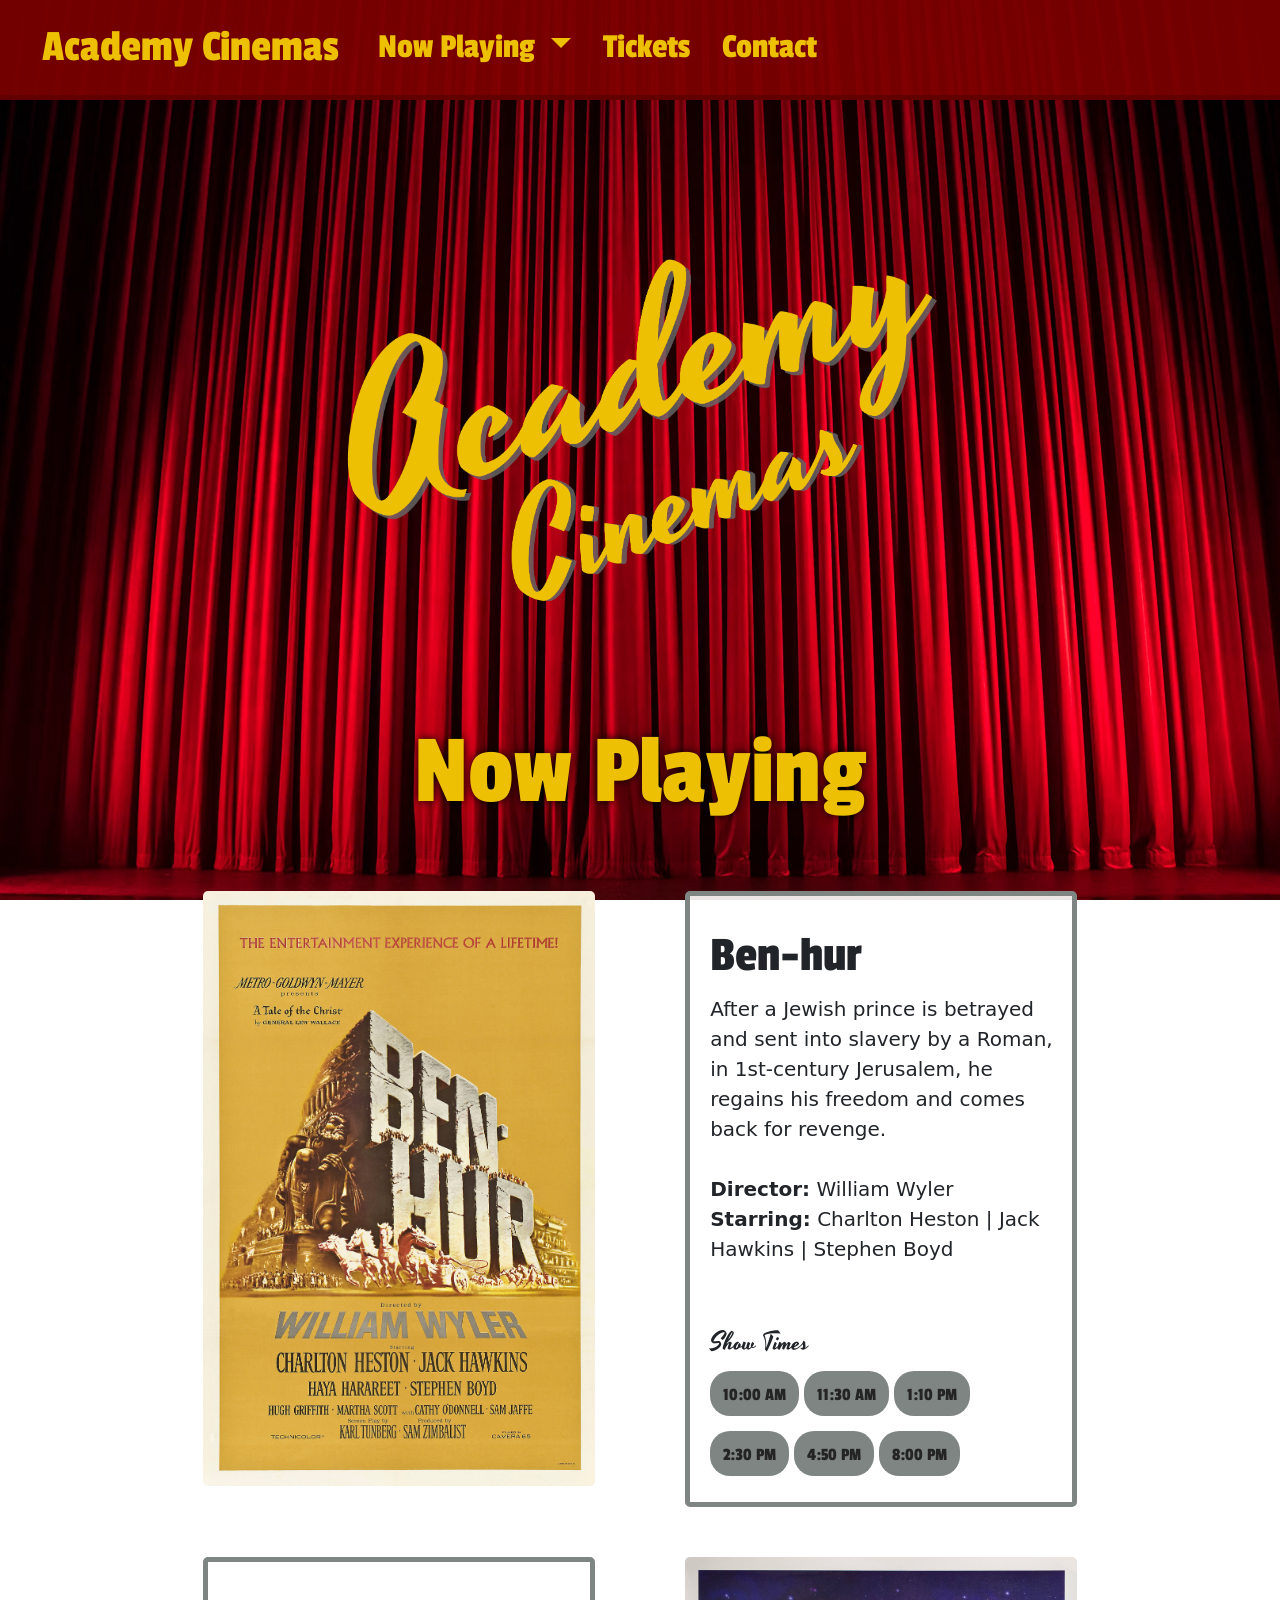
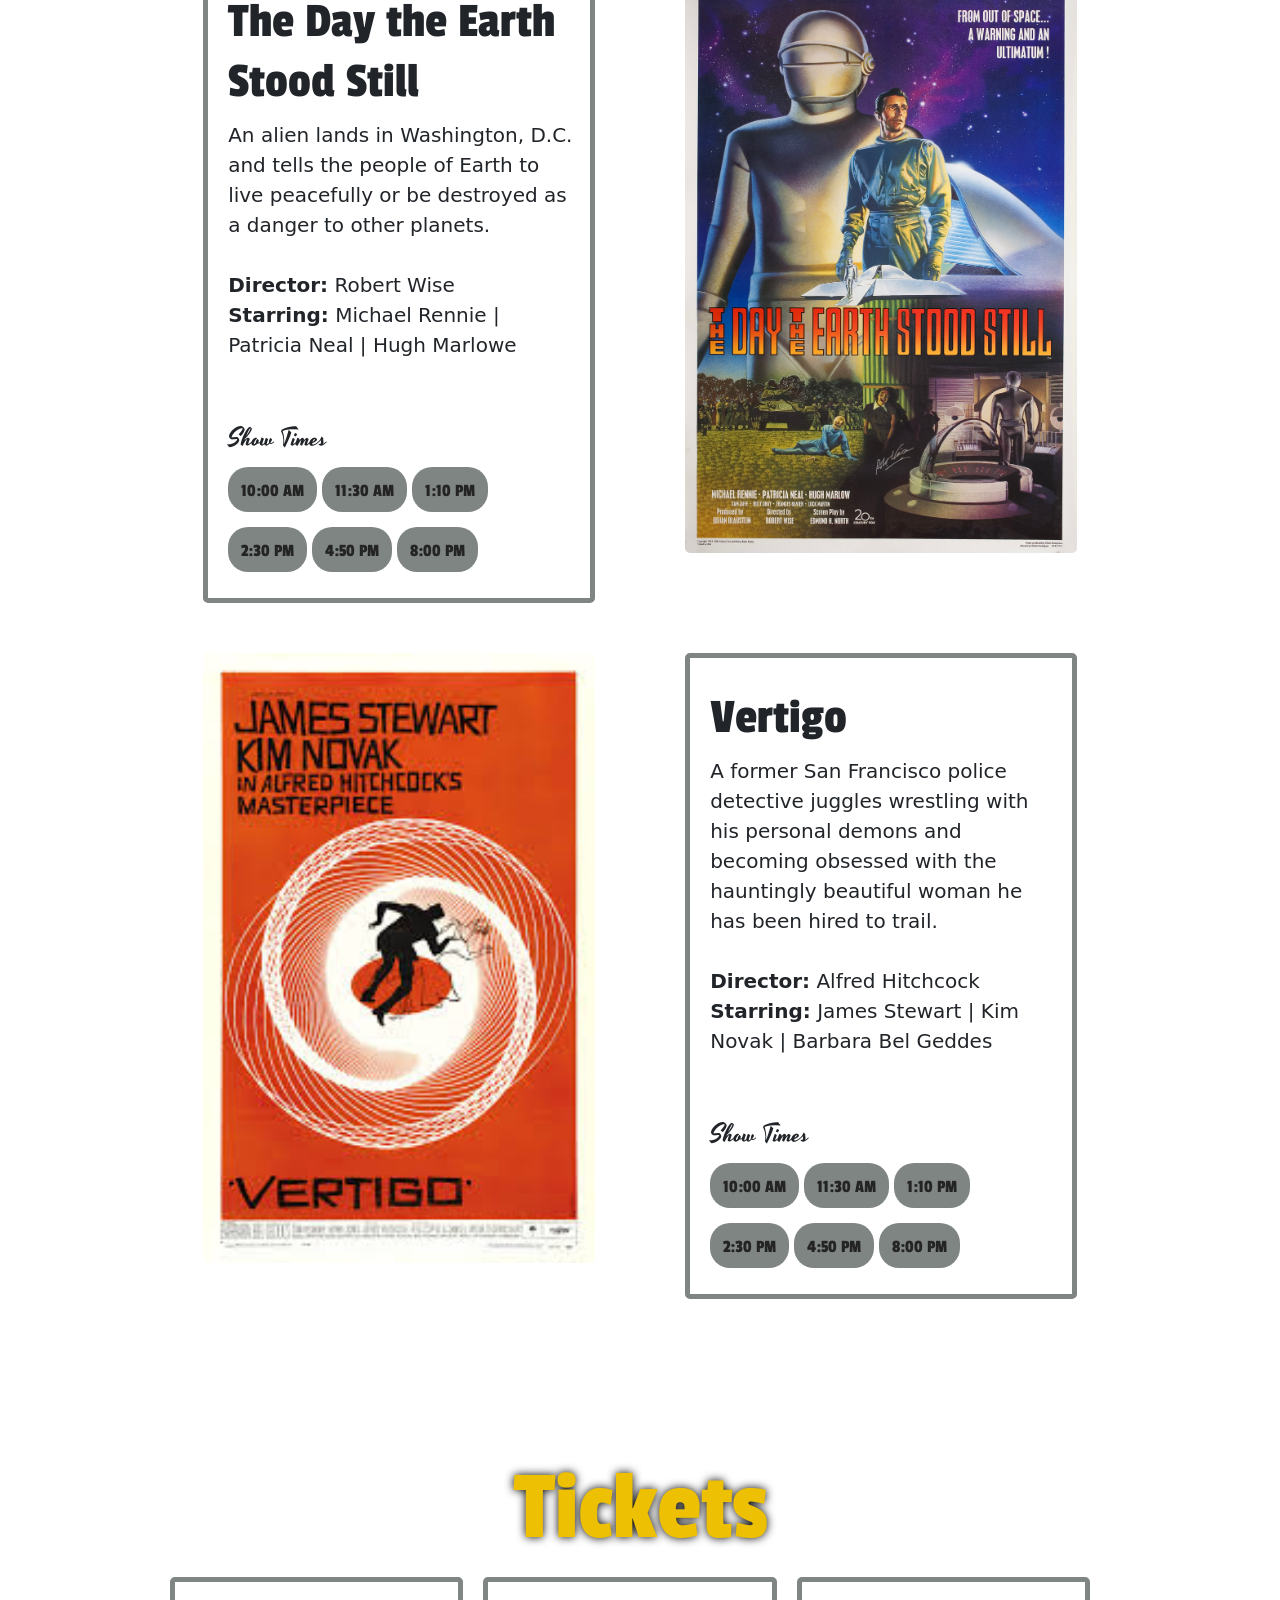
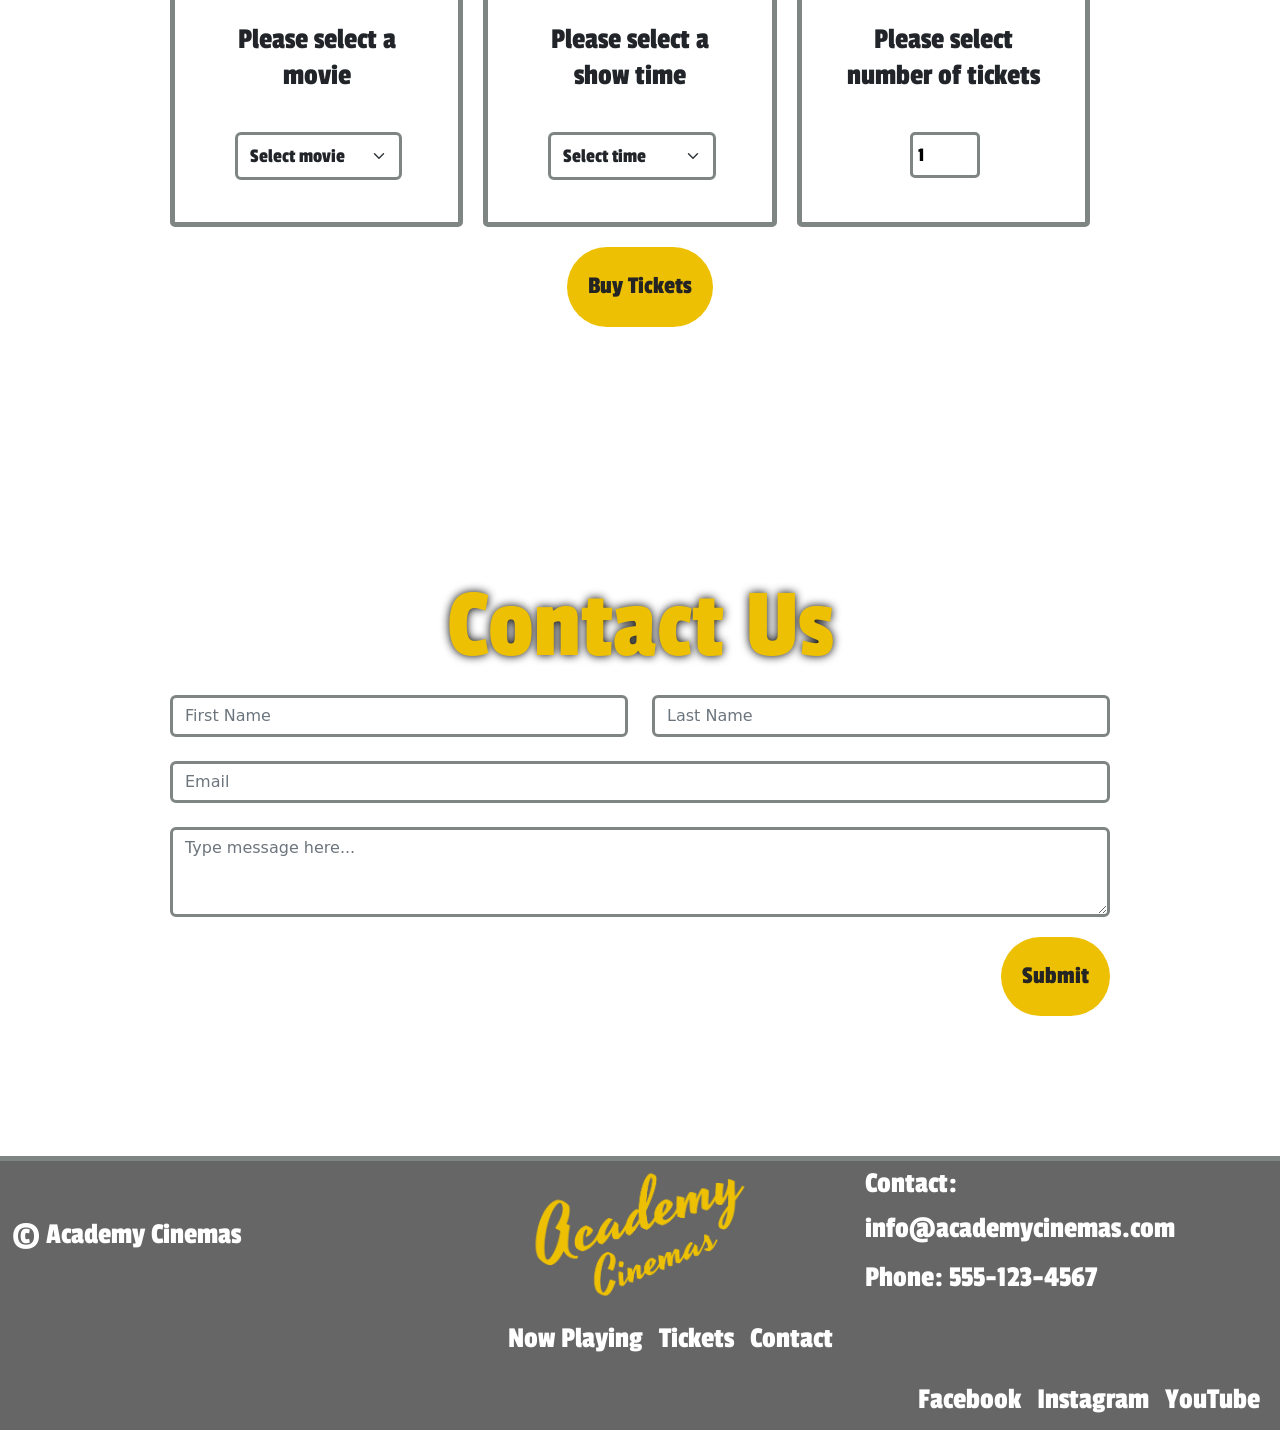
<file: Academy-Cinemas/index.html>
<!doctype html>
<html lang="en">

<head>
  <meta charset="utf-8">
  <meta name="viewport" content="width=device-width, initial-scale=1">
  <title>Academy Cinemas</title>
  <!--BOOTSTRAP CSS-->
  <link href="bootstrap-5.2.3-dist/css/bootstrap.min.css" rel="stylesheet">
  <!--CUSTOM CSS listed last to override Bootstrap CSS
    based on levels of specificity-->
  <link href="css/custom.css" rel="stylesheet">
  <!--Custom CSS for multiple screen sizes-->
  <link href="css/custom-css-media.css" rel="stylesheet">
</head>

<body>
  <!--BOOTSTRAP JAVASCRIPT-->
  <script src="bootstrap-5.2.3-dist/js/bootstrap.bundle.min.js"></script>
  <!--NAVBAR-->
  <nav class="navbar navbar-expand-lg sticky-top">
    <div class="container-fluid">
      <a class="navbar-brand" href="#">Academy Cinemas</a>
      <button class="navbar-toggler" type="button" data-bs-toggle="collapse" data-bs-target="#navbarNavDropdown"
        aria-controls="navbarNavDropdown" aria-expanded="false" aria-label="Toggle navigation">
        <span class="navbar-toggler-icon"></span>
      </button>
      <div class="collapse navbar-collapse" id="navbarNavDropdown">
        <ul class="navbar-nav">
          <li class="nav-item dropdown">
            <a class="nav-link dropdown-toggle" href="#" role="button" data-bs-toggle="dropdown" aria-expanded="false">
              Now Playing
            </a>
            <ul class="dropdown-menu">
              <li><a class="dropdown-item" href="#ben-hur">Ben Hur</a></li>
              <li><a class="dropdown-item" href="#stood-still">The Day The Earth Stood Still</a></li>
              <li><a class="dropdown-item" href="#vertigo">Vertigo</a></li>
            </ul>
          </li>
          <li class="nav-item">
            <a class="nav-link" href="#tickets">Tickets</a>
          </li>
          <li class="nav-item">
            <a class="nav-link" href="#contact">Contact</a>
          </li>
        </ul>
      </div>
    </div>
  </nav>
  <!--LOGO-->
  <header class="row justify-content-center">
    <img src="images/logo.png" class="img-fluid col-lg-6" id="header-image" alt="Academy Cinemas Logo">
  </header>
  <!--NOW PLAYING-->
  <section>
    <div class="container" id="now-playing">
      <h1>Now Playing</h1>
      <!--BEN HUR-->
      <div class="d-flex flex-row flex-wrap spacer" id="ben-hur">
        <div class="col-12 col-lg-5 mx-auto">
          <img src="images/Ben-hur.jpg" class="img-fluid w-100" alt="Ben-hur movie poster">
        </div>
        <div class="card col-lg-5 mx-auto">
          <div class="card-body">
            <h3 class="card-title">Ben-hur</h3>
            <!--BEN-HUR MOVIE DESCRIPTION-->
            <p class="lead">
              After a Jewish prince is betrayed and sent into slavery by a Roman, in 1st-century Jerusalem, he regains
              his freedom and comes back for revenge.
              <br>
              <br>
              <b>Director:</b> William Wyler
              <br>
              <b>Starring:</b> Charlton Heston | Jack Hawkins | Stephen Boyd
            </p>
            <br>
            <br>
            <!--BEN-HUR SHOW TIMES-->
            <h4 class="card-title">Show Times</h4>
            <div class="row">
              <div class="col">
                <a class="btn" href="#tickets" role="button">10:00 AM</a>
                <a class="btn" href="#tickets" role="button">11:30 AM</a>
                <a class="btn" href="#tickets" role="button">1:10 PM</a>
              </div>
            </div>
            <div class="row">
              <div class="col">
                <a class="btn" href="#tickets" role="button">2:30 PM</a>
                <a class="btn" href="#tickets" role="button">4:50 PM</a>
                <a class="btn" href="#tickets" role="button">8:00 PM</a>
              </div>
            </div>
          </div>
        </div>
      </div>
      <!--THE DAY THE EARTH STOOD STILL-->
      <div class="d-flex flex-row flex-wrap-reverse spacer" id="stood-still">
        <div class="card col-lg-5 mx-auto">
          <div class="card-body">
            <h3 class="card-title">The Day the Earth Stood Still</h3>
            <!--THE DAY THE EARTH STOOD STILL MOVIE DESCRIPTION-->
            <p class="lead">
              An alien lands in Washington, D.C. and tells the people of Earth to live peacefully or be destroyed as a
              danger to other planets.
              <br>
              <br>
              <b>Director:</b> Robert Wise
              <br>
              <b>Starring:</b> Michael Rennie | Patricia Neal | Hugh Marlowe
            </p>
            <br>
            <br>
            <!--THE DAY THE EARTH STOOD STILL SHOW TIMES-->
            <h4 class="card-title">Show Times</h4>
            <div class="row">
              <div class="col">
                <a class="btn" href="#tickets" role="button">10:00 AM</a>
                <a class="btn" href="#tickets" role="button">11:30 AM</a>
                <a class="btn" href="#tickets" role="button">1:10 PM</a>
              </div>
            </div>
            <div class="row">
              <div class="col">
                <a class="btn" href="#tickets" role="button">2:30 PM</a>
                <a class="btn" href="#tickets" role="button">4:50 PM</a>
                <a class="btn" href="#tickets" role="button">8:00 PM</a>
              </div>
            </div>
          </div>
        </div>
        <div class="col-12 col-lg-5 mx-auto">
          <img src="images/the-day-the-earth-stood-still-md-web.jpg" class="img-fluid w-100"
            alt="The Day the Earth Stood Still movie poster">
        </div>
      </div>
      <!--VERTIGO-->
      <div class="d-flex flex-row flex-wrap spacer" id="vertigo">
        <div class="col-12 col-lg-5 mx-auto">
          <img src="images/vertigo.jpg" class="img-fluid w-100" alt="Vertigo movie poster">
        </div>
        <div class="card col-lg-5 mx-auto">
          <div class="card-body">
            <h3 class="card-title">Vertigo</h3>
            <!--VERTIGO MOVIE DESCRIPTION-->
            <p class="lead">
              A former San Francisco police detective juggles wrestling with his personal demons and becoming obsessed
              with the hauntingly beautiful woman he has been hired to trail.
              <br>
              <br>
              <b>Director:</b> Alfred Hitchcock
              <br>
              <b>Starring:</b> James Stewart | Kim Novak | Barbara Bel Geddes
            </p>
            <br>
            <br>
            <!--VERTIGO SHOW TIMES-->
            <h4 class="card-title">Show Times</h4>
            <div class="row">
              <div class="col">
                <a class="btn" href="#tickets" role="button">10:00 AM</a>
                <a class="btn" href="#tickets" role="button">11:30 AM</a>
                <a class="btn" href="#tickets" role="button">1:10 PM</a>
              </div>
            </div>
            <div class="row">
              <div class="col">
                <a class="btn" href="#tickets" role="button">2:30 PM</a>
                <a class="btn" href="#tickets" role="button">4:50 PM</a>
                <a class="btn" href="#tickets" role="button">8:00 PM</a>
              </div>
            </div>
          </div>
        </div>
      </div>
    </div>
  </section>
  <!--TICKETS-->
  <section>
    <div class="container spacer" id="tickets">
      <h1>Tickets</h1>
      <div class="d-flex flex-row flex-wrap">
        <!--MOVIE SELECTION-->
        <div class="col">
          <div class="card text-center">
            <h5 class="card-title">Please select a movie</h5>
            <div class="card-body">
              <select class="form-select" aria-label="Movie title selection">
                <option selected>Select movie</option>
                <option value="1">Ben-Hur</option>
                <option value="2">The Day the Earth Stood Still</option>
                <option value="3">Vertigo</option>
              </select>
            </div>
          </div>
        </div>
        <!--TIME SELECTION-->
        <div class="col">
          <div class="card text-center">
            <h5 class="card-title">Please select a show time</h5>
            <div class="card-body">
              <select class="form-select" aria-label="Show time selection">
                <option selected>Select time</option>
                <option value="1">10:00 AM</option>
                <option value="2">11:30 AM</option>
                <option value="3">1:10 PM</option>
                <option value="4">2:30 PM</option>
                <option value="5">4:50 PM</option>
                <option value="6">8:00 PM</option>
              </select>
            </div>
          </div>
        </div>
        <!--NUMBER OF TICKETS-->
        <div class="col">
          <div class="card text-center">
            <h5 class="card-title">Please select number of tickets</h5>
            <div class="card-body">
              <input type="number" id="quantity" value="1" step="1">
            </div>
          </div>
        </div>
      </div>
      <!--BUY TICKETS BUTTON-->
      <div class="row justify-content-center">
        <div class="col-auto">
          <button type="submit" class="btn yellow-btn">Buy Tickets</button>
        </div>
      </div>
    </div>
  </section>
  <!--CONTACT FORM-->
  <section>
    <div class="container" id="contact">
      <h1>Contact Us</h1>
      <div class="row gy-4">
        <div class="col">
          <input type="text" class="form-control" placeholder="First Name">
        </div>
        <div class="col">
          <input type="text" class="form-control" placeholder="Last Name">
        </div>
        <div>
          <input type="email" class="form-control" placeholder="Email">
        </div>
        <div>
          <textarea class="form-control" rows="3" placeholder="Type message here..."></textarea>
          <button type="submit" class="btn yellow-btn" id="contact-submit">Submit</button>
        </div>
      </div>
    </div>
  </section>
  <!--FOOTER-->
  <section>
    <div class="container-fluid">
      <footer class="row d-flex flex-wrap justify-content-center align-items-center">

        <!--COPYRIGHT-->
        <div class="col-md-4 footer-text">
          <p class="mb-0">&copy; Academy Cinemas</p>
        </div>

        <!--LOGO-->
        <div class="col-md-4 text-center">
          <img src="images/logo.png" class="footer-img" alt="Academy Cinemas Logo">
        </div>

        <!--CONTACT AND SOCIAL MEDIA-->
        <div class="col-md-4">
          <p class="footer-text mb-1">Contact: info@academycinemas.com</p>
          <p class="footer-text mb-2">Phone: 555-123-4567</p>
        </div>

        <!--EXISTING LINKS - KEEPING THESE-->

        <ul class="nav col-md-4 justify-content-end">
          <li class="nav-item"><a href="#now-playing" class="nav-link px-2 footer-text">Now Playing</a></li>
          <li class="nav-item"><a href="#tickets" class="nav-link px-2 footer-text">Tickets</a></li>
          <li class="nav-item"><a href="#contact" class="nav-link px-2 footer-text">Contact</a></li>
        </ul>

        <!--SOCIAL MEDIA-->
        <ul class="nav justify-content-end">
          <li class="nav-item"><a href="#" class="nav-link px-2 footer-text">Facebook</a></li>
          <li class="nav-item"><a href="#" class="nav-link px-2 footer-text">Instagram</a></li>
          <li class="nav-item"><a href="#" class="nav-link px-2 footer-text">YouTube</a></li>
        </ul>
      </footer>
    </div>
  </section>
</body>

</html>
</file>
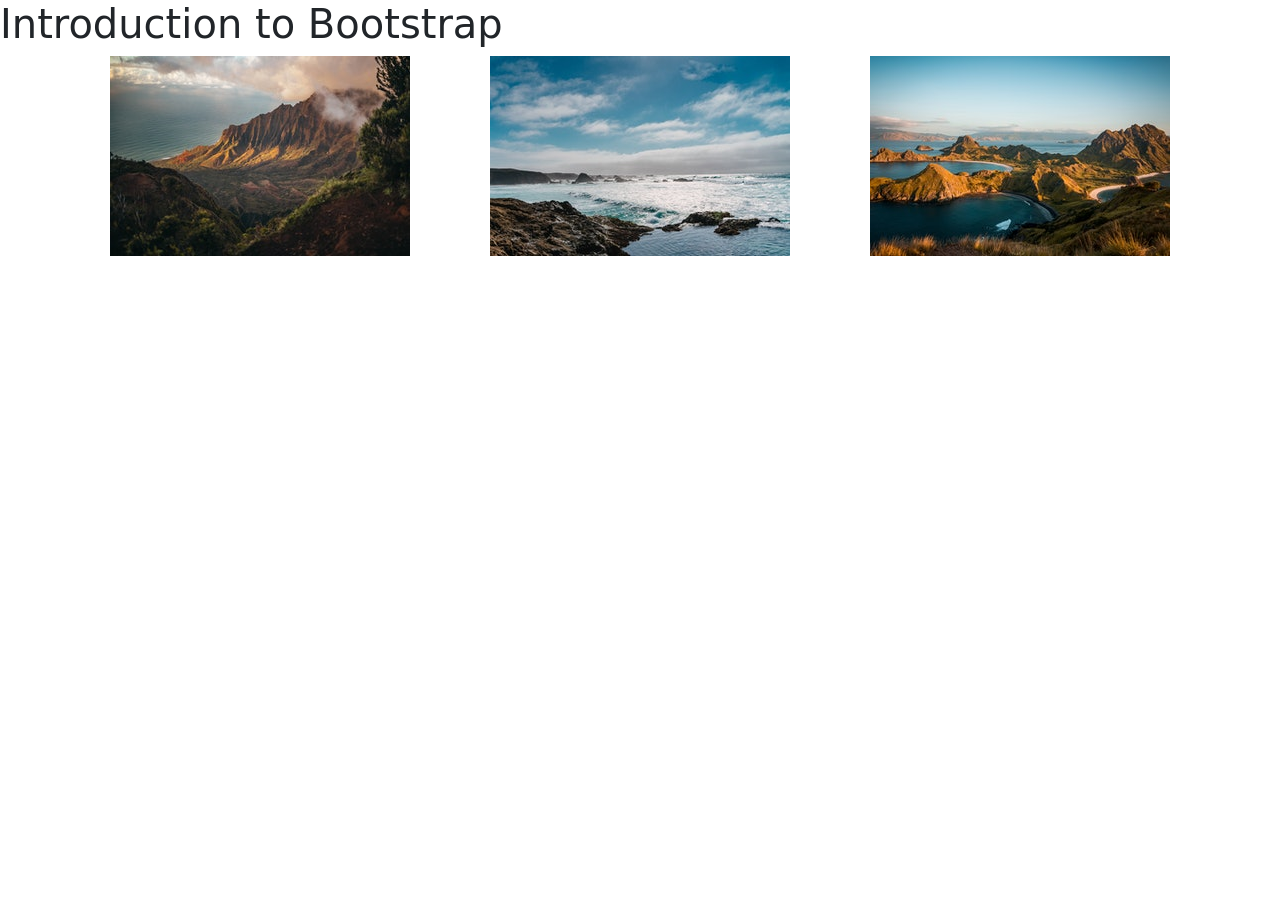
<file: Introduction-to-Bootst/index.html>
<!DOCTYPE html>
<html>

<head>
    <!--Required meta tags-->
    <meta charset="utf-8">
    <meta name="viewport" content="width=device-width, initial-scale=1">

    <!--Bootstrap CSS-->
    <link href="https://cdn.jsdelivr.net/npm/bootstrap@5.3.8/dist/css/bootstrap.min.css" rel="stylesheet"
        integrity="sha384-sRIl4kxILFvY47J16cr9ZwB07vP4J8+LH7qKQnuqkuIAvNWLzeN8tE5YBujZqJLB" crossorigin="anonymous">
    <title>Introduction to Bootstrap</title>
</head>

<body>
    <h1>Introduction to Bootstrap</h1>
    <div class="container text-center">
  <div class="row">
    <div class="col">
      <img src="images/beach-1.jpg">
    </div>
    <div class="col">
      <img src="images/beach-2.jpg">
    </div>
    <div class="col">
      <img src="images/beach-3.jpg">
    </div>
  </div>
</div>
</body>

</html>
</file>
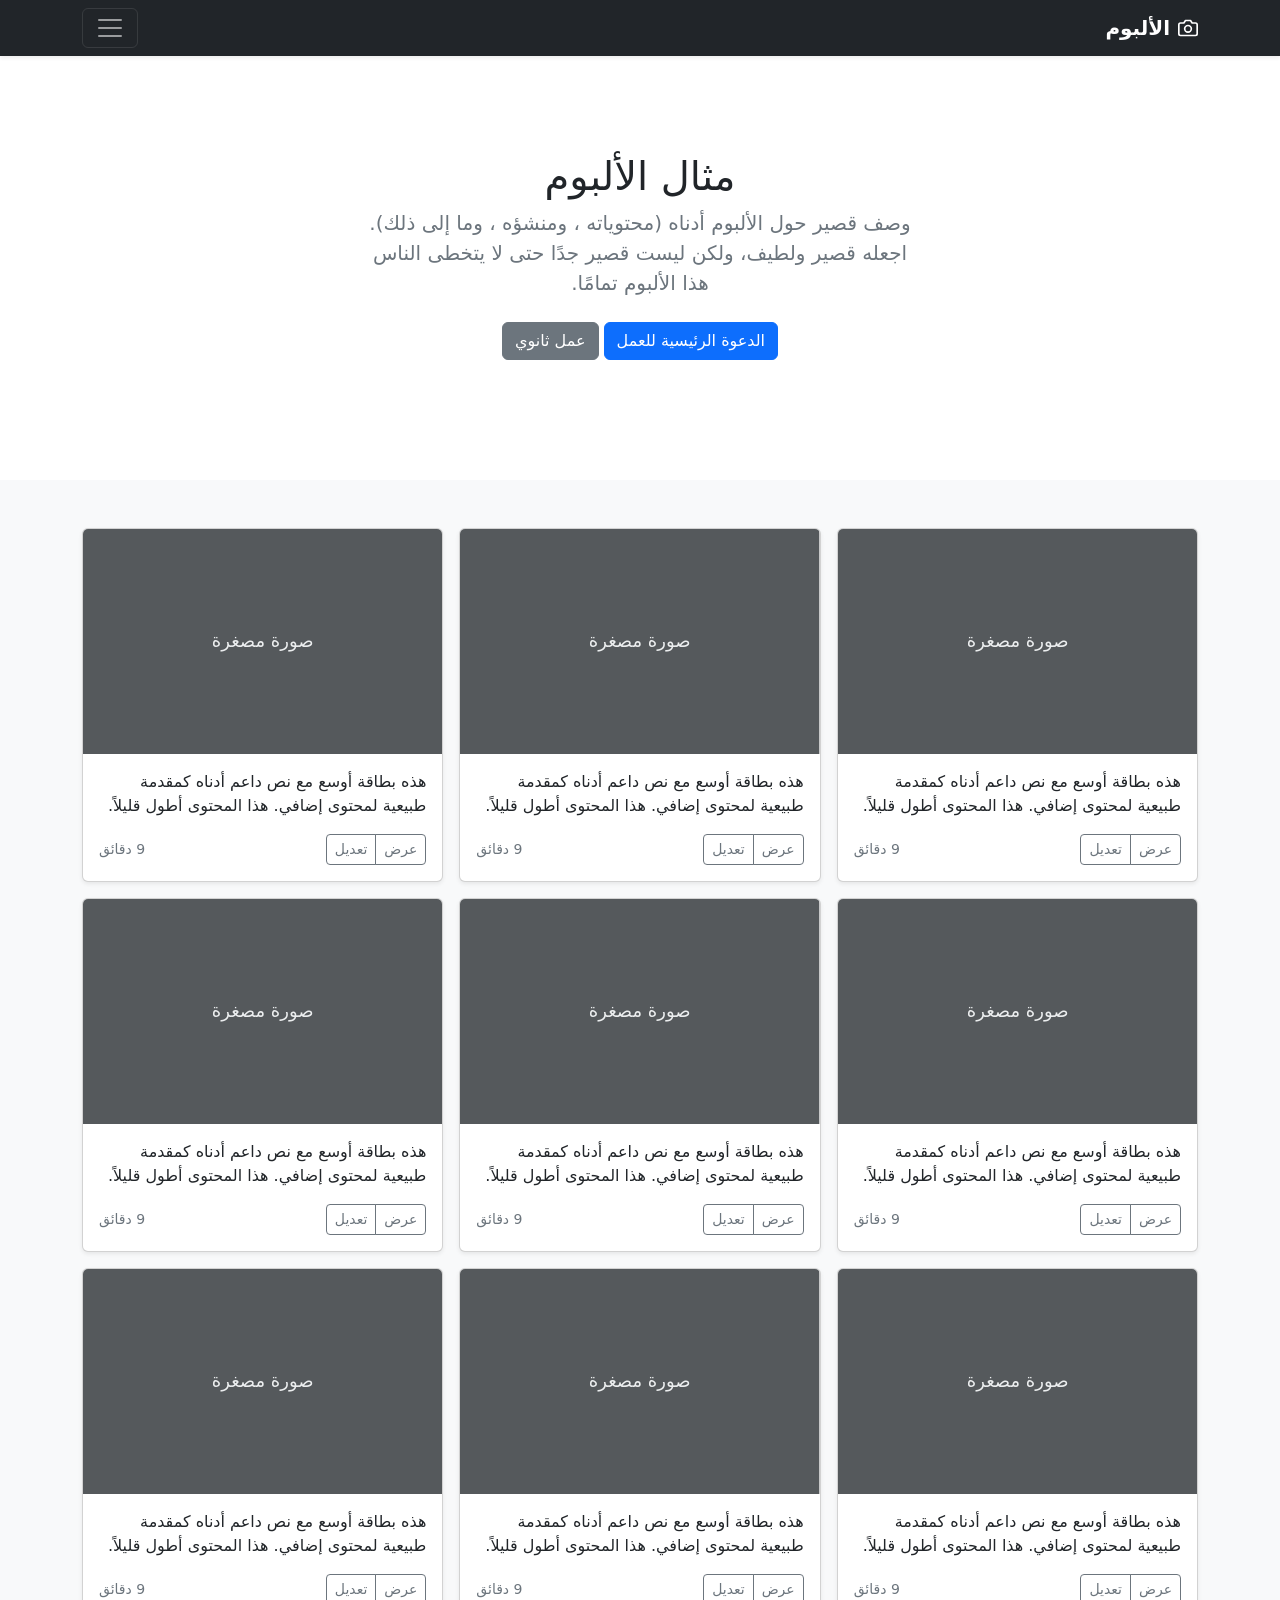
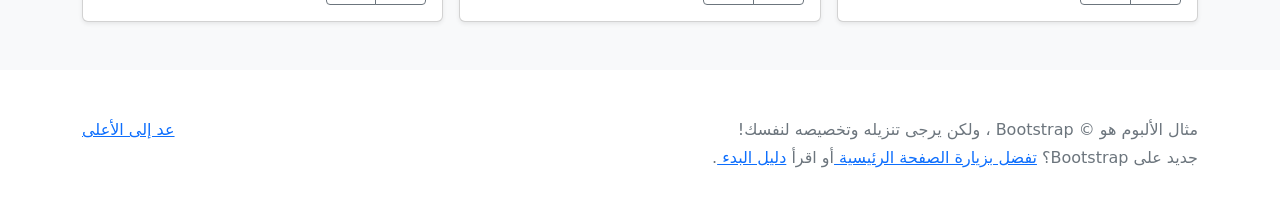
<file: Academy-Cinemas/bootstrap-5.2.3-examples/album-rtl/index.html>
<!doctype html>
<html lang="ar" dir="rtl">
  <head>
    <meta charset="utf-8">
    <meta name="viewport" content="width=device-width, initial-scale=1">
    <meta name="description" content="">
    <meta name="author" content="Mark Otto, Jacob Thornton, and Bootstrap contributors">
    <meta name="generator" content="Hugo 0.104.2">
    <title>مثال الألبوم · Bootstrap v5.2</title>

    <link rel="canonical" href="https://getbootstrap.com/docs/5.2/examples/album-rtl/">

    

    

<link href="../assets/dist/css/bootstrap.rtl.min.css" rel="stylesheet">

    <style>
      .bd-placeholder-img {
        font-size: 1.125rem;
        text-anchor: middle;
        -webkit-user-select: none;
        -moz-user-select: none;
        user-select: none;
      }

      @media (min-width: 768px) {
        .bd-placeholder-img-lg {
          font-size: 3.5rem;
        }
      }

      .b-example-divider {
        height: 3rem;
        background-color: rgba(0, 0, 0, .1);
        border: solid rgba(0, 0, 0, .15);
        border-width: 1px 0;
        box-shadow: inset 0 .5em 1.5em rgba(0, 0, 0, .1), inset 0 .125em .5em rgba(0, 0, 0, .15);
      }

      .b-example-vr {
        flex-shrink: 0;
        width: 1.5rem;
        height: 100vh;
      }

      .bi {
        vertical-align: -.125em;
        fill: currentColor;
      }

      .nav-scroller {
        position: relative;
        z-index: 2;
        height: 2.75rem;
        overflow-y: hidden;
      }

      .nav-scroller .nav {
        display: flex;
        flex-wrap: nowrap;
        padding-bottom: 1rem;
        margin-top: -1px;
        overflow-x: auto;
        text-align: center;
        white-space: nowrap;
        -webkit-overflow-scrolling: touch;
      }
    </style>

    
  </head>
  <body>
    
<header>
  <div class="collapse bg-dark" id="navbarHeader">
    <div class="container">
      <div class="row">
        <div class="col-sm-8 col-md-7 py-4">
          <h4 class="text-white">حول</h4>
          <p class="text-muted">أضف بعض المعلومات حول الألبوم، المؤلف، أو أي سياق خلفية آخر. اجعلها بضع جمل حتى يتمكن الزوار من التقاط بعض التلميحات المفيدة. ثم اربطها ببعض مواقع التواصل الاجتماعي أو معلومات الاتصال.</p>
        </div>
        <div class="col-sm-4 offset-md-1 py-4">
          <h4 class="text-white">تواصل معي</h4>
          <ul class="list-unstyled">
            <li><a href="#" class="text-white">تابعني على تويتر</a></li>
            <li><a href="#" class="text-white">شاركني الإعجاب في فيسبوك</a></li>
            <li><a href="#" class="text-white">راسلني على البريد الإلكتروني</a></li>
          </ul>
        </div>
      </div>
    </div>
  </div>
  <div class="navbar navbar-dark bg-dark shadow-sm">
    <div class="container">
      <a href="#" class="navbar-brand d-flex align-items-center">
        <svg xmlns="http://www.w3.org/2000/svg" width="20" height="20" fill="none" stroke="currentColor" stroke-linecap="round" stroke-linejoin="round" stroke-width="2" aria-hidden="true" class="me-2" viewBox="0 0 24 24"><path d="M23 19a2 2 0 0 1-2 2H3a2 2 0 0 1-2-2V8a2 2 0 0 1 2-2h4l2-3h6l2 3h4a2 2 0 0 1 2 2z"/><circle cx="12" cy="13" r="4"/></svg>
        <strong>الألبوم</strong>
      </a>
      <button class="navbar-toggler" type="button" data-bs-toggle="collapse" data-bs-target="#navbarHeader" aria-controls="navbarHeader" aria-expanded="false" aria-label="تبديل التنقل">
        <span class="navbar-toggler-icon"></span>
      </button>
    </div>
  </div>
</header>

<main>

  <section class="py-5 text-center container">
    <div class="row py-lg-5">
      <div class="col-lg-6 col-md-8 mx-auto">
        <h1 class="fw-light">مثال الألبوم</h1>
        <p class="lead text-muted">وصف قصير حول الألبوم أدناه (محتوياته ، ومنشؤه ، وما إلى ذلك). اجعله قصير ولطيف، ولكن ليست قصير جدًا حتى لا يتخطى الناس هذا الألبوم تمامًا.</p>
        <p>
          <a href="#" class="btn btn-primary my-2">الدعوة الرئيسية للعمل</a>
          <a href="#" class="btn btn-secondary my-2">عمل ثانوي</a>
        </p>
      </div>
    </div>
  </section>

  <div class="album py-5 bg-light">
    <div class="container">

      <div class="row row-cols-1 row-cols-sm-2 row-cols-md-3 g-3">
        <div class="col">
          <div class="card shadow-sm">
            <svg class="bd-placeholder-img card-img-top" width="100%" height="225" xmlns="http://www.w3.org/2000/svg" role="img" aria-label="Placeholder: صورة مصغرة" preserveAspectRatio="xMidYMid slice" focusable="false"><title>Placeholder</title><rect width="100%" height="100%" fill="#55595c"/><text x="50%" y="50%" fill="#eceeef" dy=".3em">صورة مصغرة</text></svg>

            <div class="card-body">
              <p class="card-text">هذه بطاقة أوسع مع نص داعم أدناه كمقدمة طبيعية لمحتوى إضافي. هذا المحتوى أطول قليلاً.</p>
              <div class="d-flex justify-content-between align-items-center">
                <div class="btn-group">
                  <button type="button" class="btn btn-sm btn-outline-secondary">عرض</button>
                  <button type="button" class="btn btn-sm btn-outline-secondary">تعديل</button>
                </div>
                <small class="text-muted">9 دقائق</small>
              </div>
            </div>
          </div>
        </div>
        <div class="col">
          <div class="card shadow-sm">
            <svg class="bd-placeholder-img card-img-top" width="100%" height="225" xmlns="http://www.w3.org/2000/svg" role="img" aria-label="Placeholder: صورة مصغرة" preserveAspectRatio="xMidYMid slice" focusable="false"><title>Placeholder</title><rect width="100%" height="100%" fill="#55595c"/><text x="50%" y="50%" fill="#eceeef" dy=".3em">صورة مصغرة</text></svg>

            <div class="card-body">
              <p class="card-text">هذه بطاقة أوسع مع نص داعم أدناه كمقدمة طبيعية لمحتوى إضافي. هذا المحتوى أطول قليلاً.</p>
              <div class="d-flex justify-content-between align-items-center">
                <div class="btn-group">
                  <button type="button" class="btn btn-sm btn-outline-secondary">عرض</button>
                  <button type="button" class="btn btn-sm btn-outline-secondary">تعديل</button>
                </div>
                <small class="text-muted">9 دقائق</small>
              </div>
            </div>
          </div>
        </div>
        <div class="col">
          <div class="card shadow-sm">
            <svg class="bd-placeholder-img card-img-top" width="100%" height="225" xmlns="http://www.w3.org/2000/svg" role="img" aria-label="Placeholder: صورة مصغرة" preserveAspectRatio="xMidYMid slice" focusable="false"><title>Placeholder</title><rect width="100%" height="100%" fill="#55595c"/><text x="50%" y="50%" fill="#eceeef" dy=".3em">صورة مصغرة</text></svg>

            <div class="card-body">
              <p class="card-text">هذه بطاقة أوسع مع نص داعم أدناه كمقدمة طبيعية لمحتوى إضافي. هذا المحتوى أطول قليلاً.</p>
              <div class="d-flex justify-content-between align-items-center">
                <div class="btn-group">
                  <button type="button" class="btn btn-sm btn-outline-secondary">عرض</button>
                  <button type="button" class="btn btn-sm btn-outline-secondary">تعديل</button>
                </div>
                <small class="text-muted">9 دقائق</small>
              </div>
            </div>
          </div>
        </div>

        <div class="col">
          <div class="card shadow-sm">
            <svg class="bd-placeholder-img card-img-top" width="100%" height="225" xmlns="http://www.w3.org/2000/svg" role="img" aria-label="Placeholder: صورة مصغرة" preserveAspectRatio="xMidYMid slice" focusable="false"><title>Placeholder</title><rect width="100%" height="100%" fill="#55595c"/><text x="50%" y="50%" fill="#eceeef" dy=".3em">صورة مصغرة</text></svg>

            <div class="card-body">
              <p class="card-text">هذه بطاقة أوسع مع نص داعم أدناه كمقدمة طبيعية لمحتوى إضافي. هذا المحتوى أطول قليلاً.</p>
              <div class="d-flex justify-content-between align-items-center">
                <div class="btn-group">
                  <button type="button" class="btn btn-sm btn-outline-secondary">عرض</button>
                  <button type="button" class="btn btn-sm btn-outline-secondary">تعديل</button>
                </div>
                <small class="text-muted">9 دقائق</small>
              </div>
            </div>
          </div>
        </div>
        <div class="col">
          <div class="card shadow-sm">
            <svg class="bd-placeholder-img card-img-top" width="100%" height="225" xmlns="http://www.w3.org/2000/svg" role="img" aria-label="Placeholder: صورة مصغرة" preserveAspectRatio="xMidYMid slice" focusable="false"><title>Placeholder</title><rect width="100%" height="100%" fill="#55595c"/><text x="50%" y="50%" fill="#eceeef" dy=".3em">صورة مصغرة</text></svg>

            <div class="card-body">
              <p class="card-text">هذه بطاقة أوسع مع نص داعم أدناه كمقدمة طبيعية لمحتوى إضافي. هذا المحتوى أطول قليلاً.</p>
              <div class="d-flex justify-content-between align-items-center">
                <div class="btn-group">
                  <button type="button" class="btn btn-sm btn-outline-secondary">عرض</button>
                  <button type="button" class="btn btn-sm btn-outline-secondary">تعديل</button>
                </div>
                <small class="text-muted">9 دقائق</small>
              </div>
            </div>
          </div>
        </div>
        <div class="col">
          <div class="card shadow-sm">
            <svg class="bd-placeholder-img card-img-top" width="100%" height="225" xmlns="http://www.w3.org/2000/svg" role="img" aria-label="Placeholder: صورة مصغرة" preserveAspectRatio="xMidYMid slice" focusable="false"><title>Placeholder</title><rect width="100%" height="100%" fill="#55595c"/><text x="50%" y="50%" fill="#eceeef" dy=".3em">صورة مصغرة</text></svg>

            <div class="card-body">
              <p class="card-text">هذه بطاقة أوسع مع نص داعم أدناه كمقدمة طبيعية لمحتوى إضافي. هذا المحتوى أطول قليلاً.</p>
              <div class="d-flex justify-content-between align-items-center">
                <div class="btn-group">
                  <button type="button" class="btn btn-sm btn-outline-secondary">عرض</button>
                  <button type="button" class="btn btn-sm btn-outline-secondary">تعديل</button>
                </div>
                <small class="text-muted">9 دقائق</small>
              </div>
            </div>
          </div>
        </div>

        <div class="col">
          <div class="card shadow-sm">
            <svg class="bd-placeholder-img card-img-top" width="100%" height="225" xmlns="http://www.w3.org/2000/svg" role="img" aria-label="Placeholder: صورة مصغرة" preserveAspectRatio="xMidYMid slice" focusable="false"><title>Placeholder</title><rect width="100%" height="100%" fill="#55595c"/><text x="50%" y="50%" fill="#eceeef" dy=".3em">صورة مصغرة</text></svg>

            <div class="card-body">
              <p class="card-text">هذه بطاقة أوسع مع نص داعم أدناه كمقدمة طبيعية لمحتوى إضافي. هذا المحتوى أطول قليلاً.</p>
              <div class="d-flex justify-content-between align-items-center">
                <div class="btn-group">
                  <button type="button" class="btn btn-sm btn-outline-secondary">عرض</button>
                  <button type="button" class="btn btn-sm btn-outline-secondary">تعديل</button>
                </div>
                <small class="text-muted">9 دقائق</small>
              </div>
            </div>
          </div>
        </div>
        <div class="col">
          <div class="card shadow-sm">
            <svg class="bd-placeholder-img card-img-top" width="100%" height="225" xmlns="http://www.w3.org/2000/svg" role="img" aria-label="Placeholder: صورة مصغرة" preserveAspectRatio="xMidYMid slice" focusable="false"><title>Placeholder</title><rect width="100%" height="100%" fill="#55595c"/><text x="50%" y="50%" fill="#eceeef" dy=".3em">صورة مصغرة</text></svg>

            <div class="card-body">
              <p class="card-text">هذه بطاقة أوسع مع نص داعم أدناه كمقدمة طبيعية لمحتوى إضافي. هذا المحتوى أطول قليلاً.</p>
              <div class="d-flex justify-content-between align-items-center">
                <div class="btn-group">
                  <button type="button" class="btn btn-sm btn-outline-secondary">عرض</button>
                  <button type="button" class="btn btn-sm btn-outline-secondary">تعديل</button>
                </div>
                <small class="text-muted">9 دقائق</small>
              </div>
            </div>
          </div>
        </div>
        <div class="col">
          <div class="card shadow-sm">
            <svg class="bd-placeholder-img card-img-top" width="100%" height="225" xmlns="http://www.w3.org/2000/svg" role="img" aria-label="Placeholder: صورة مصغرة" preserveAspectRatio="xMidYMid slice" focusable="false"><title>Placeholder</title><rect width="100%" height="100%" fill="#55595c"/><text x="50%" y="50%" fill="#eceeef" dy=".3em">صورة مصغرة</text></svg>

            <div class="card-body">
              <p class="card-text">هذه بطاقة أوسع مع نص داعم أدناه كمقدمة طبيعية لمحتوى إضافي. هذا المحتوى أطول قليلاً.</p>
              <div class="d-flex justify-content-between align-items-center">
                <div class="btn-group">
                  <button type="button" class="btn btn-sm btn-outline-secondary">عرض</button>
                  <button type="button" class="btn btn-sm btn-outline-secondary">تعديل</button>
                </div>
                <small class="text-muted">9 دقائق</small>
              </div>
            </div>
          </div>
        </div>
      </div>
    </div>
  </div>

</main>

<footer class="text-muted py-5">
  <div class="container">
    <p class="float-end mb-1">
      <a href="#">عد إلى الأعلى</a>
    </p>
    <p class="mb-1">مثال الألبوم هو © Bootstrap ، ولكن يرجى تنزيله وتخصيصه لنفسك!</p>
    <p class="mb-0">جديد على Bootstrap؟ <a href="/"> تفضل بزيارة الصفحة الرئيسية </a> أو اقرأ <a href="../getting-started/introduction/ "> دليل البدء </a>.</p>
  </div>
</footer>


    <script src="../assets/dist/js/bootstrap.bundle.min.js"></script>

      
  </body>
</html>
</file>
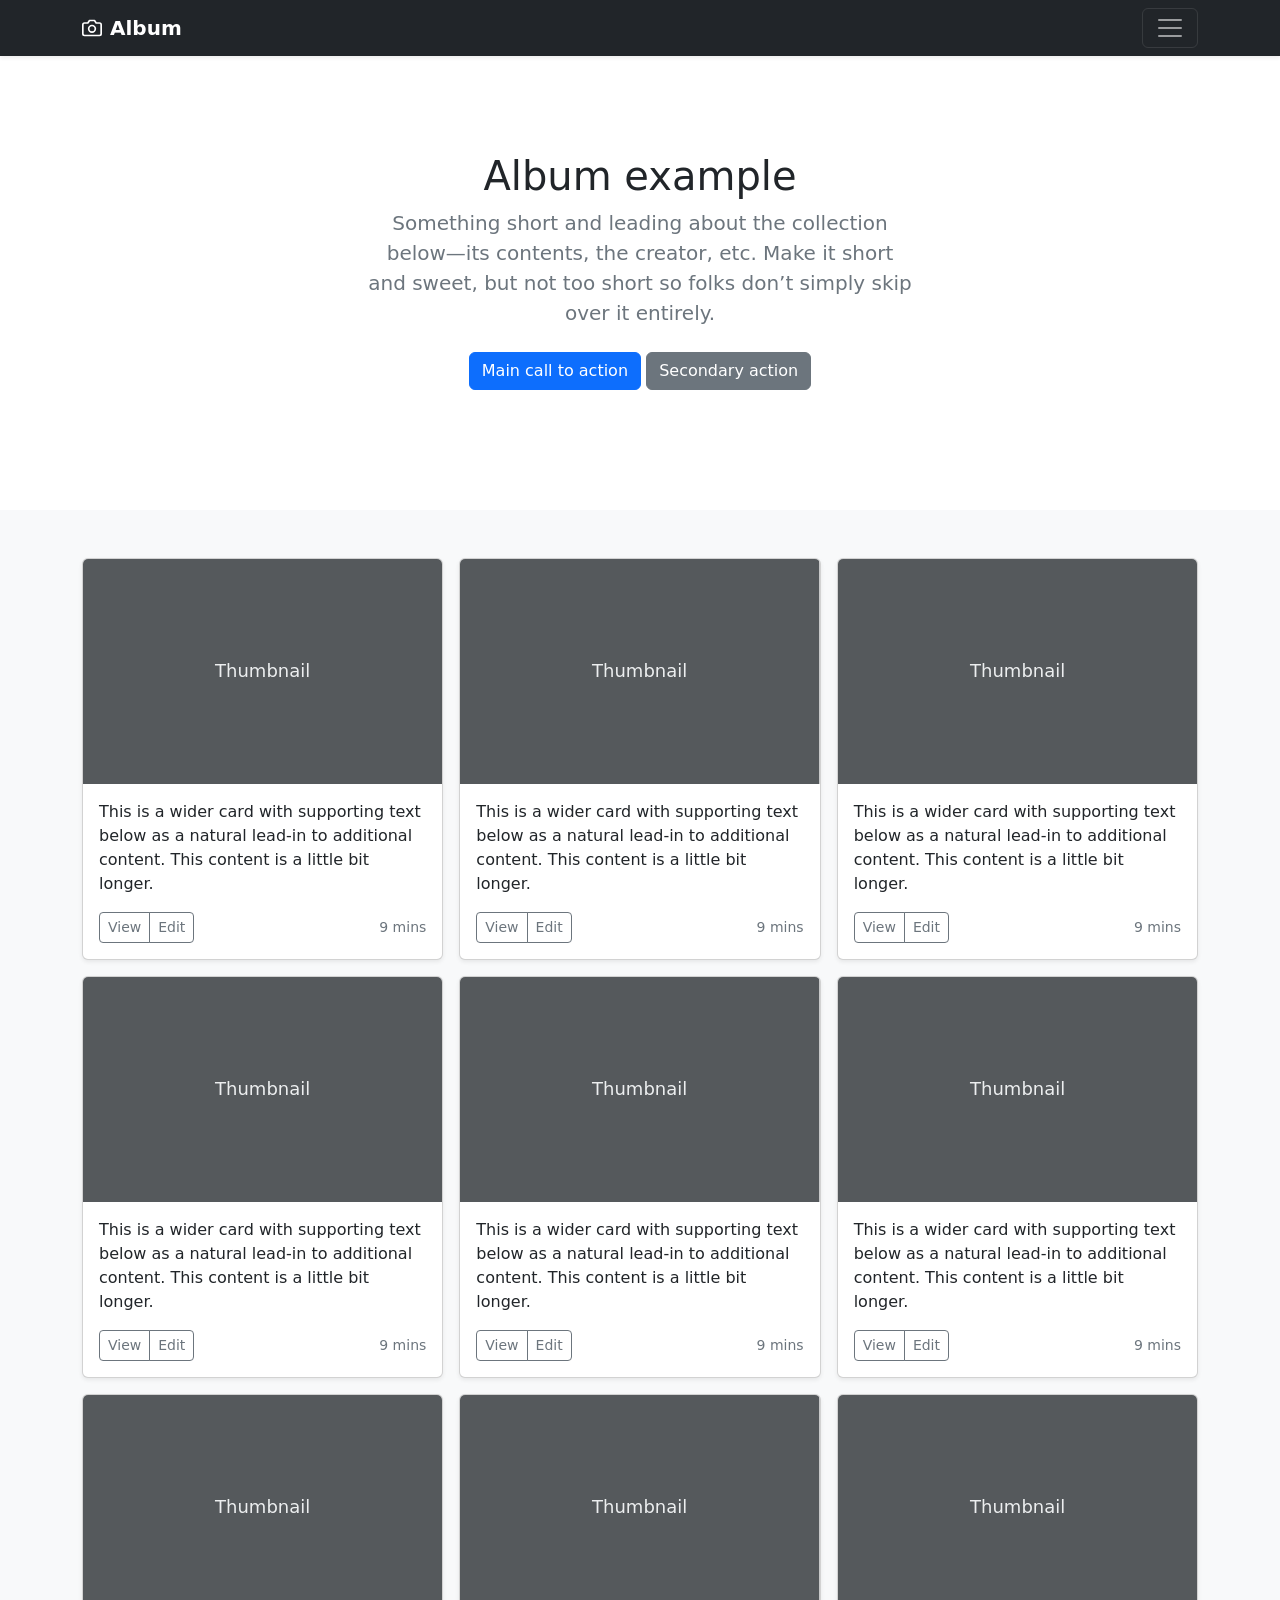
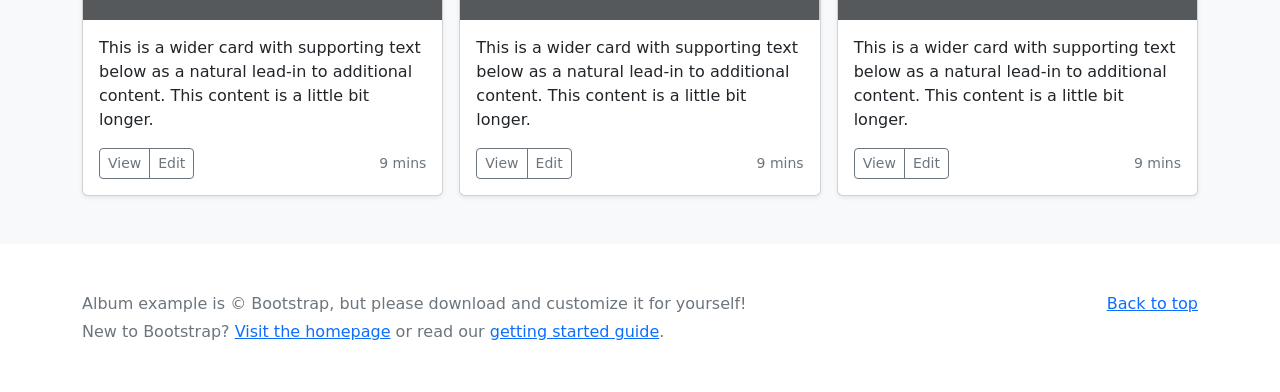
<file: Academy-Cinemas/bootstrap-5.2.3-examples/album/index.html>
<!doctype html>
<html lang="en">
  <head>
    <meta charset="utf-8">
    <meta name="viewport" content="width=device-width, initial-scale=1">
    <meta name="description" content="">
    <meta name="author" content="Mark Otto, Jacob Thornton, and Bootstrap contributors">
    <meta name="generator" content="Hugo 0.104.2">
    <title>Album example · Bootstrap v5.2</title>

    <link rel="canonical" href="https://getbootstrap.com/docs/5.2/examples/album/">

    

    

<link href="../assets/dist/css/bootstrap.min.css" rel="stylesheet">

    <style>
      .bd-placeholder-img {
        font-size: 1.125rem;
        text-anchor: middle;
        -webkit-user-select: none;
        -moz-user-select: none;
        user-select: none;
      }

      @media (min-width: 768px) {
        .bd-placeholder-img-lg {
          font-size: 3.5rem;
        }
      }

      .b-example-divider {
        height: 3rem;
        background-color: rgba(0, 0, 0, .1);
        border: solid rgba(0, 0, 0, .15);
        border-width: 1px 0;
        box-shadow: inset 0 .5em 1.5em rgba(0, 0, 0, .1), inset 0 .125em .5em rgba(0, 0, 0, .15);
      }

      .b-example-vr {
        flex-shrink: 0;
        width: 1.5rem;
        height: 100vh;
      }

      .bi {
        vertical-align: -.125em;
        fill: currentColor;
      }

      .nav-scroller {
        position: relative;
        z-index: 2;
        height: 2.75rem;
        overflow-y: hidden;
      }

      .nav-scroller .nav {
        display: flex;
        flex-wrap: nowrap;
        padding-bottom: 1rem;
        margin-top: -1px;
        overflow-x: auto;
        text-align: center;
        white-space: nowrap;
        -webkit-overflow-scrolling: touch;
      }
    </style>

    
  </head>
  <body>
    
<header>
  <div class="collapse bg-dark" id="navbarHeader">
    <div class="container">
      <div class="row">
        <div class="col-sm-8 col-md-7 py-4">
          <h4 class="text-white">About</h4>
          <p class="text-muted">Add some information about the album below, the author, or any other background context. Make it a few sentences long so folks can pick up some informative tidbits. Then, link them off to some social networking sites or contact information.</p>
        </div>
        <div class="col-sm-4 offset-md-1 py-4">
          <h4 class="text-white">Contact</h4>
          <ul class="list-unstyled">
            <li><a href="#" class="text-white">Follow on Twitter</a></li>
            <li><a href="#" class="text-white">Like on Facebook</a></li>
            <li><a href="#" class="text-white">Email me</a></li>
          </ul>
        </div>
      </div>
    </div>
  </div>
  <div class="navbar navbar-dark bg-dark shadow-sm">
    <div class="container">
      <a href="#" class="navbar-brand d-flex align-items-center">
        <svg xmlns="http://www.w3.org/2000/svg" width="20" height="20" fill="none" stroke="currentColor" stroke-linecap="round" stroke-linejoin="round" stroke-width="2" aria-hidden="true" class="me-2" viewBox="0 0 24 24"><path d="M23 19a2 2 0 0 1-2 2H3a2 2 0 0 1-2-2V8a2 2 0 0 1 2-2h4l2-3h6l2 3h4a2 2 0 0 1 2 2z"/><circle cx="12" cy="13" r="4"/></svg>
        <strong>Album</strong>
      </a>
      <button class="navbar-toggler" type="button" data-bs-toggle="collapse" data-bs-target="#navbarHeader" aria-controls="navbarHeader" aria-expanded="false" aria-label="Toggle navigation">
        <span class="navbar-toggler-icon"></span>
      </button>
    </div>
  </div>
</header>

<main>

  <section class="py-5 text-center container">
    <div class="row py-lg-5">
      <div class="col-lg-6 col-md-8 mx-auto">
        <h1 class="fw-light">Album example</h1>
        <p class="lead text-muted">Something short and leading about the collection below—its contents, the creator, etc. Make it short and sweet, but not too short so folks don’t simply skip over it entirely.</p>
        <p>
          <a href="#" class="btn btn-primary my-2">Main call to action</a>
          <a href="#" class="btn btn-secondary my-2">Secondary action</a>
        </p>
      </div>
    </div>
  </section>

  <div class="album py-5 bg-light">
    <div class="container">

      <div class="row row-cols-1 row-cols-sm-2 row-cols-md-3 g-3">
        <div class="col">
          <div class="card shadow-sm">
            <svg class="bd-placeholder-img card-img-top" width="100%" height="225" xmlns="http://www.w3.org/2000/svg" role="img" aria-label="Placeholder: Thumbnail" preserveAspectRatio="xMidYMid slice" focusable="false"><title>Placeholder</title><rect width="100%" height="100%" fill="#55595c"/><text x="50%" y="50%" fill="#eceeef" dy=".3em">Thumbnail</text></svg>

            <div class="card-body">
              <p class="card-text">This is a wider card with supporting text below as a natural lead-in to additional content. This content is a little bit longer.</p>
              <div class="d-flex justify-content-between align-items-center">
                <div class="btn-group">
                  <button type="button" class="btn btn-sm btn-outline-secondary">View</button>
                  <button type="button" class="btn btn-sm btn-outline-secondary">Edit</button>
                </div>
                <small class="text-muted">9 mins</small>
              </div>
            </div>
          </div>
        </div>
        <div class="col">
          <div class="card shadow-sm">
            <svg class="bd-placeholder-img card-img-top" width="100%" height="225" xmlns="http://www.w3.org/2000/svg" role="img" aria-label="Placeholder: Thumbnail" preserveAspectRatio="xMidYMid slice" focusable="false"><title>Placeholder</title><rect width="100%" height="100%" fill="#55595c"/><text x="50%" y="50%" fill="#eceeef" dy=".3em">Thumbnail</text></svg>

            <div class="card-body">
              <p class="card-text">This is a wider card with supporting text below as a natural lead-in to additional content. This content is a little bit longer.</p>
              <div class="d-flex justify-content-between align-items-center">
                <div class="btn-group">
                  <button type="button" class="btn btn-sm btn-outline-secondary">View</button>
                  <button type="button" class="btn btn-sm btn-outline-secondary">Edit</button>
                </div>
                <small class="text-muted">9 mins</small>
              </div>
            </div>
          </div>
        </div>
        <div class="col">
          <div class="card shadow-sm">
            <svg class="bd-placeholder-img card-img-top" width="100%" height="225" xmlns="http://www.w3.org/2000/svg" role="img" aria-label="Placeholder: Thumbnail" preserveAspectRatio="xMidYMid slice" focusable="false"><title>Placeholder</title><rect width="100%" height="100%" fill="#55595c"/><text x="50%" y="50%" fill="#eceeef" dy=".3em">Thumbnail</text></svg>

            <div class="card-body">
              <p class="card-text">This is a wider card with supporting text below as a natural lead-in to additional content. This content is a little bit longer.</p>
              <div class="d-flex justify-content-between align-items-center">
                <div class="btn-group">
                  <button type="button" class="btn btn-sm btn-outline-secondary">View</button>
                  <button type="button" class="btn btn-sm btn-outline-secondary">Edit</button>
                </div>
                <small class="text-muted">9 mins</small>
              </div>
            </div>
          </div>
        </div>

        <div class="col">
          <div class="card shadow-sm">
            <svg class="bd-placeholder-img card-img-top" width="100%" height="225" xmlns="http://www.w3.org/2000/svg" role="img" aria-label="Placeholder: Thumbnail" preserveAspectRatio="xMidYMid slice" focusable="false"><title>Placeholder</title><rect width="100%" height="100%" fill="#55595c"/><text x="50%" y="50%" fill="#eceeef" dy=".3em">Thumbnail</text></svg>

            <div class="card-body">
              <p class="card-text">This is a wider card with supporting text below as a natural lead-in to additional content. This content is a little bit longer.</p>
              <div class="d-flex justify-content-between align-items-center">
                <div class="btn-group">
                  <button type="button" class="btn btn-sm btn-outline-secondary">View</button>
                  <button type="button" class="btn btn-sm btn-outline-secondary">Edit</button>
                </div>
                <small class="text-muted">9 mins</small>
              </div>
            </div>
          </div>
        </div>
        <div class="col">
          <div class="card shadow-sm">
            <svg class="bd-placeholder-img card-img-top" width="100%" height="225" xmlns="http://www.w3.org/2000/svg" role="img" aria-label="Placeholder: Thumbnail" preserveAspectRatio="xMidYMid slice" focusable="false"><title>Placeholder</title><rect width="100%" height="100%" fill="#55595c"/><text x="50%" y="50%" fill="#eceeef" dy=".3em">Thumbnail</text></svg>

            <div class="card-body">
              <p class="card-text">This is a wider card with supporting text below as a natural lead-in to additional content. This content is a little bit longer.</p>
              <div class="d-flex justify-content-between align-items-center">
                <div class="btn-group">
                  <button type="button" class="btn btn-sm btn-outline-secondary">View</button>
                  <button type="button" class="btn btn-sm btn-outline-secondary">Edit</button>
                </div>
                <small class="text-muted">9 mins</small>
              </div>
            </div>
          </div>
        </div>
        <div class="col">
          <div class="card shadow-sm">
            <svg class="bd-placeholder-img card-img-top" width="100%" height="225" xmlns="http://www.w3.org/2000/svg" role="img" aria-label="Placeholder: Thumbnail" preserveAspectRatio="xMidYMid slice" focusable="false"><title>Placeholder</title><rect width="100%" height="100%" fill="#55595c"/><text x="50%" y="50%" fill="#eceeef" dy=".3em">Thumbnail</text></svg>

            <div class="card-body">
              <p class="card-text">This is a wider card with supporting text below as a natural lead-in to additional content. This content is a little bit longer.</p>
              <div class="d-flex justify-content-between align-items-center">
                <div class="btn-group">
                  <button type="button" class="btn btn-sm btn-outline-secondary">View</button>
                  <button type="button" class="btn btn-sm btn-outline-secondary">Edit</button>
                </div>
                <small class="text-muted">9 mins</small>
              </div>
            </div>
          </div>
        </div>

        <div class="col">
          <div class="card shadow-sm">
            <svg class="bd-placeholder-img card-img-top" width="100%" height="225" xmlns="http://www.w3.org/2000/svg" role="img" aria-label="Placeholder: Thumbnail" preserveAspectRatio="xMidYMid slice" focusable="false"><title>Placeholder</title><rect width="100%" height="100%" fill="#55595c"/><text x="50%" y="50%" fill="#eceeef" dy=".3em">Thumbnail</text></svg>

            <div class="card-body">
              <p class="card-text">This is a wider card with supporting text below as a natural lead-in to additional content. This content is a little bit longer.</p>
              <div class="d-flex justify-content-between align-items-center">
                <div class="btn-group">
                  <button type="button" class="btn btn-sm btn-outline-secondary">View</button>
                  <button type="button" class="btn btn-sm btn-outline-secondary">Edit</button>
                </div>
                <small class="text-muted">9 mins</small>
              </div>
            </div>
          </div>
        </div>
        <div class="col">
          <div class="card shadow-sm">
            <svg class="bd-placeholder-img card-img-top" width="100%" height="225" xmlns="http://www.w3.org/2000/svg" role="img" aria-label="Placeholder: Thumbnail" preserveAspectRatio="xMidYMid slice" focusable="false"><title>Placeholder</title><rect width="100%" height="100%" fill="#55595c"/><text x="50%" y="50%" fill="#eceeef" dy=".3em">Thumbnail</text></svg>

            <div class="card-body">
              <p class="card-text">This is a wider card with supporting text below as a natural lead-in to additional content. This content is a little bit longer.</p>
              <div class="d-flex justify-content-between align-items-center">
                <div class="btn-group">
                  <button type="button" class="btn btn-sm btn-outline-secondary">View</button>
                  <button type="button" class="btn btn-sm btn-outline-secondary">Edit</button>
                </div>
                <small class="text-muted">9 mins</small>
              </div>
            </div>
          </div>
        </div>
        <div class="col">
          <div class="card shadow-sm">
            <svg class="bd-placeholder-img card-img-top" width="100%" height="225" xmlns="http://www.w3.org/2000/svg" role="img" aria-label="Placeholder: Thumbnail" preserveAspectRatio="xMidYMid slice" focusable="false"><title>Placeholder</title><rect width="100%" height="100%" fill="#55595c"/><text x="50%" y="50%" fill="#eceeef" dy=".3em">Thumbnail</text></svg>

            <div class="card-body">
              <p class="card-text">This is a wider card with supporting text below as a natural lead-in to additional content. This content is a little bit longer.</p>
              <div class="d-flex justify-content-between align-items-center">
                <div class="btn-group">
                  <button type="button" class="btn btn-sm btn-outline-secondary">View</button>
                  <button type="button" class="btn btn-sm btn-outline-secondary">Edit</button>
                </div>
                <small class="text-muted">9 mins</small>
              </div>
            </div>
          </div>
        </div>
      </div>
    </div>
  </div>

</main>

<footer class="text-muted py-5">
  <div class="container">
    <p class="float-end mb-1">
      <a href="#">Back to top</a>
    </p>
    <p class="mb-1">Album example is &copy; Bootstrap, but please download and customize it for yourself!</p>
    <p class="mb-0">New to Bootstrap? <a href="/">Visit the homepage</a> or read our <a href="../getting-started/introduction/">getting started guide</a>.</p>
  </div>
</footer>


    <script src="../assets/dist/js/bootstrap.bundle.min.js"></script>

      
  </body>
</html>
</file>
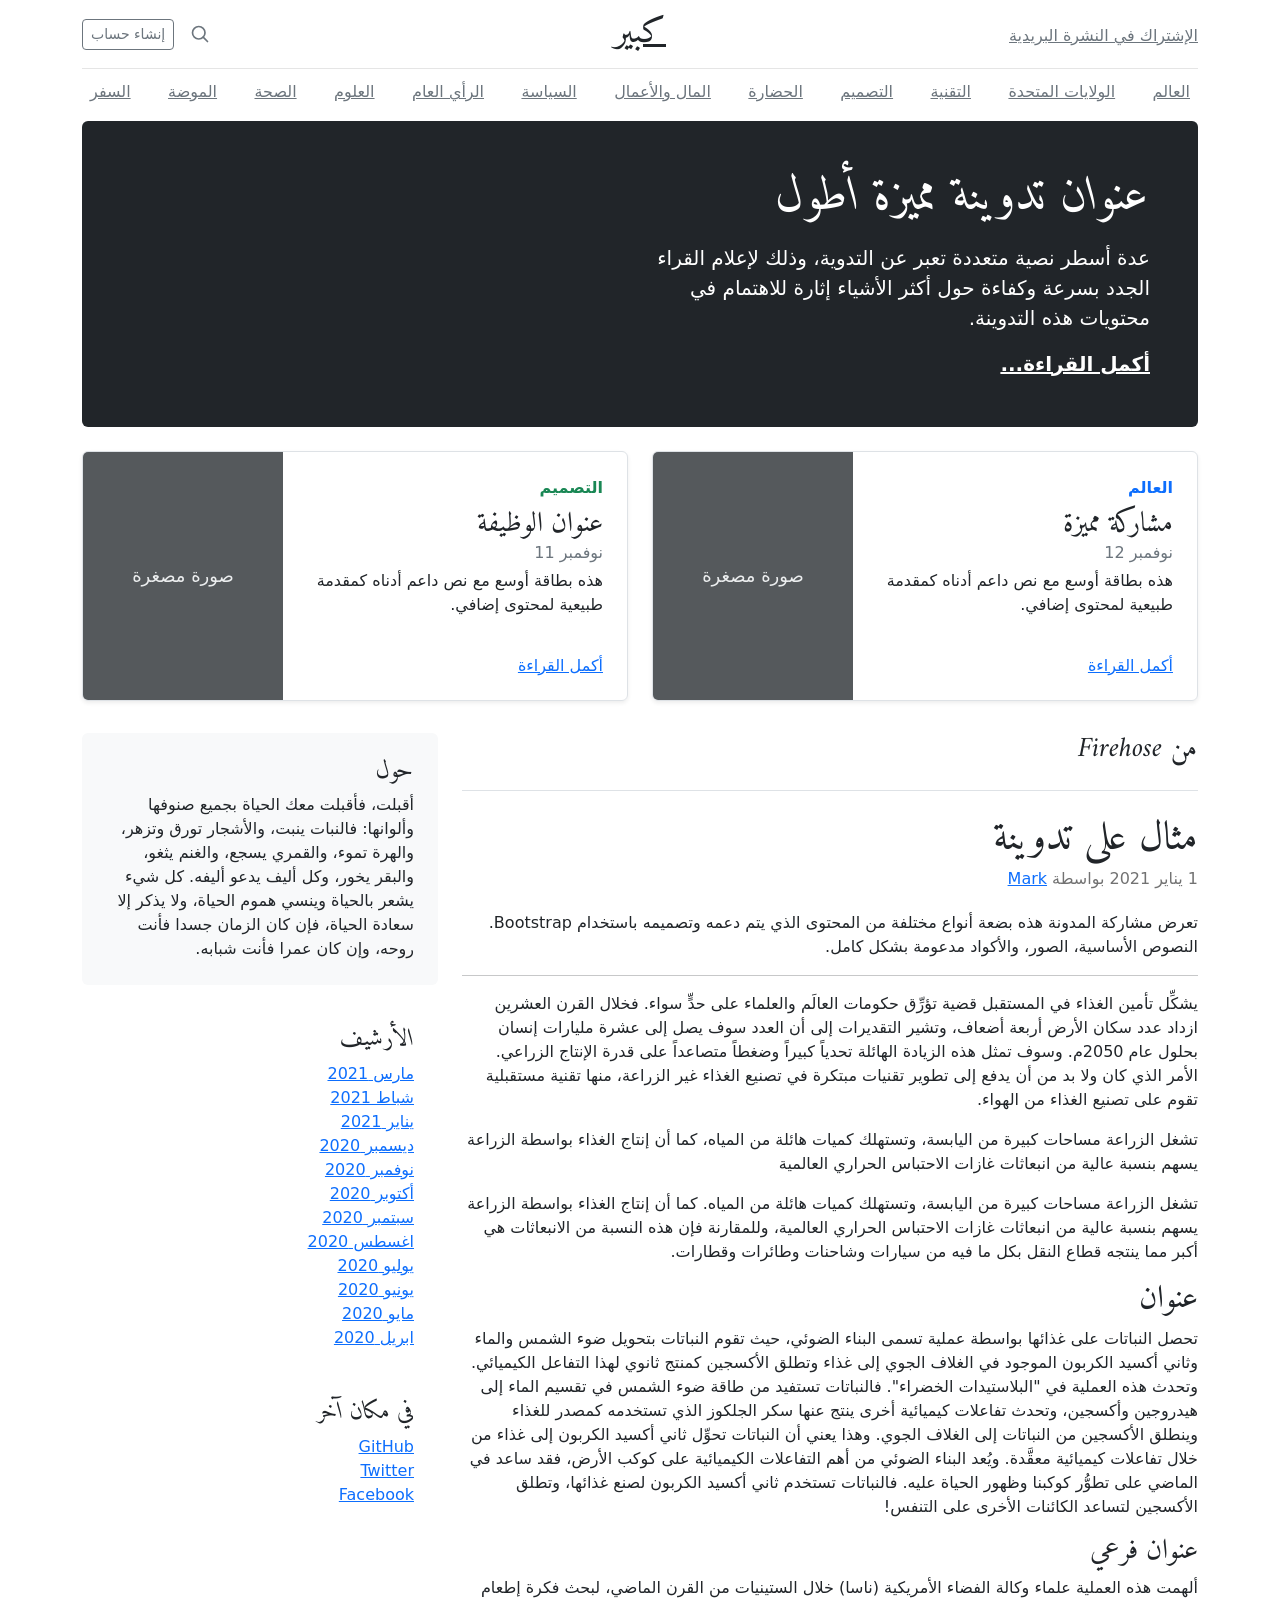
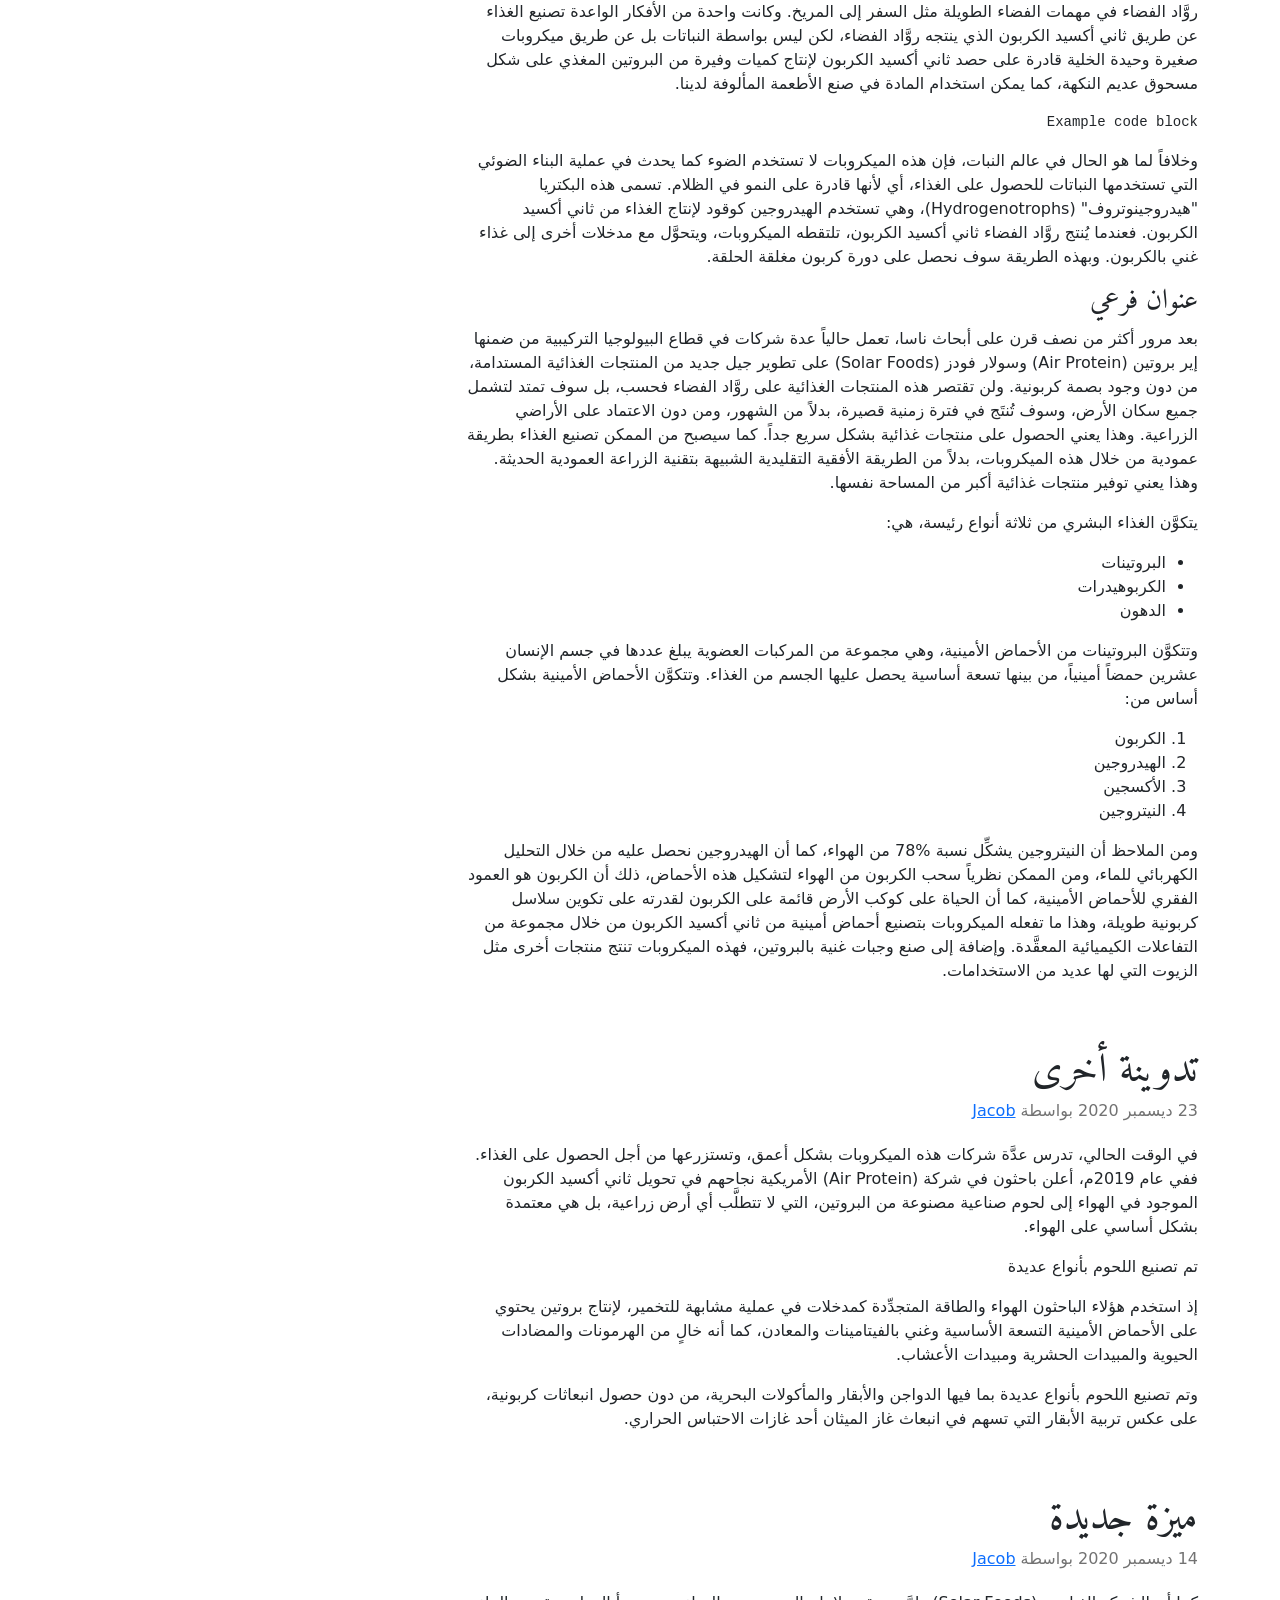
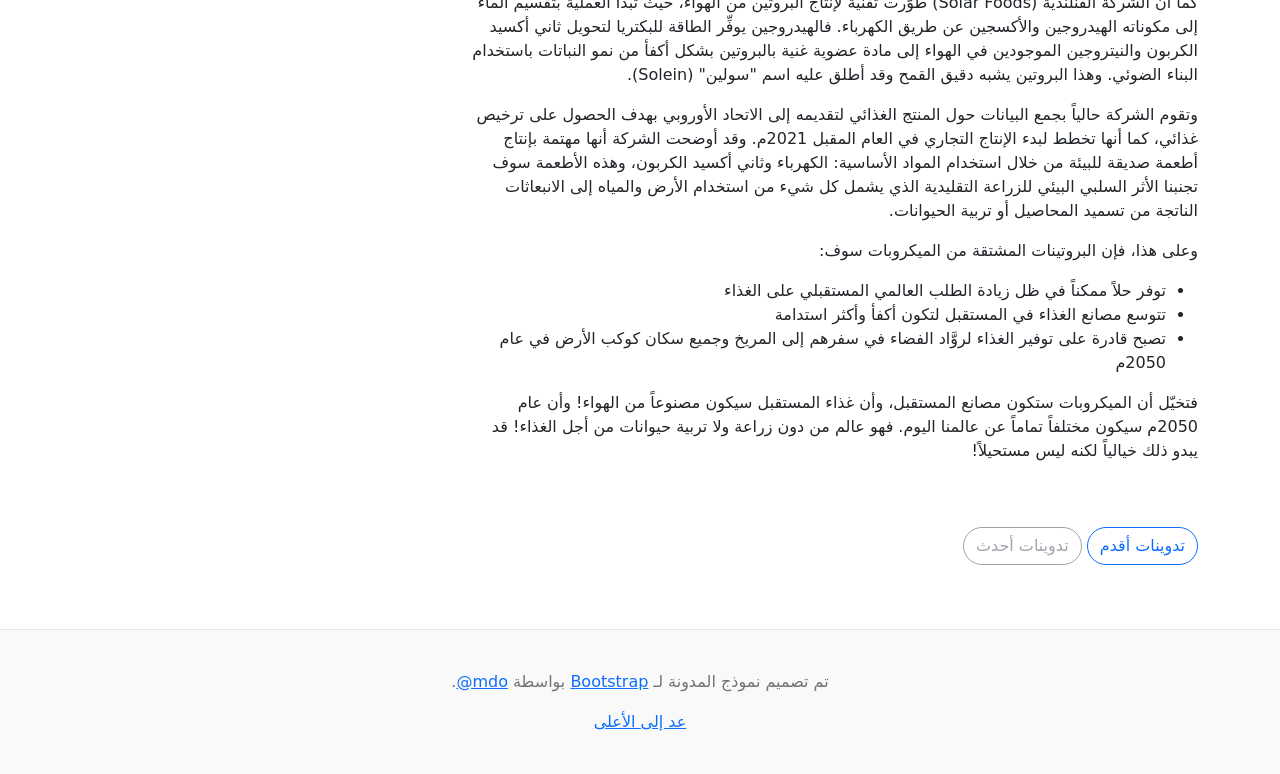
<file: Academy-Cinemas/bootstrap-5.2.3-examples/blog-rtl/index.html>
<!doctype html>
<html lang="ar" dir="rtl">
  <head>
    <meta charset="utf-8">
    <meta name="viewport" content="width=device-width, initial-scale=1">
    <meta name="description" content="">
    <meta name="author" content="Mark Otto, Jacob Thornton, and Bootstrap contributors">
    <meta name="generator" content="Hugo 0.104.2">
    <title>قالب المدونة · Bootstrap v5.2</title>

    <link rel="canonical" href="https://getbootstrap.com/docs/5.2/examples/blog-rtl/">

    

    

<link href="../assets/dist/css/bootstrap.rtl.min.css" rel="stylesheet">

    <style>
      .bd-placeholder-img {
        font-size: 1.125rem;
        text-anchor: middle;
        -webkit-user-select: none;
        -moz-user-select: none;
        user-select: none;
      }

      @media (min-width: 768px) {
        .bd-placeholder-img-lg {
          font-size: 3.5rem;
        }
      }

      .b-example-divider {
        height: 3rem;
        background-color: rgba(0, 0, 0, .1);
        border: solid rgba(0, 0, 0, .15);
        border-width: 1px 0;
        box-shadow: inset 0 .5em 1.5em rgba(0, 0, 0, .1), inset 0 .125em .5em rgba(0, 0, 0, .15);
      }

      .b-example-vr {
        flex-shrink: 0;
        width: 1.5rem;
        height: 100vh;
      }

      .bi {
        vertical-align: -.125em;
        fill: currentColor;
      }

      .nav-scroller {
        position: relative;
        z-index: 2;
        height: 2.75rem;
        overflow-y: hidden;
      }

      .nav-scroller .nav {
        display: flex;
        flex-wrap: nowrap;
        padding-bottom: 1rem;
        margin-top: -1px;
        overflow-x: auto;
        text-align: center;
        white-space: nowrap;
        -webkit-overflow-scrolling: touch;
      }
    </style>

    
    <!-- Custom styles for this template -->
    <link href="https://fonts.googleapis.com/css?family=Amiri:wght@400;700&amp;display=swap" rel="stylesheet">
    <!-- Custom styles for this template -->
    <link href="../blog/blog.rtl.css" rel="stylesheet">
  </head>
  <body>
    
<div class="container">
  <header class="blog-header lh-1 py-3">
    <div class="row flex-nowrap justify-content-between align-items-center">
      <div class="col-4 pt-1">
        <a class="link-secondary" href="#">الإشتراك في النشرة البريدية</a>
      </div>
      <div class="col-4 text-center">
        <a class="blog-header-logo text-dark" href="#">كبير</a>
      </div>
      <div class="col-4 d-flex justify-content-end align-items-center">
        <a class="link-secondary" href="#" aria-label="بحث">
          <svg xmlns="http://www.w3.org/2000/svg" width="20" height="20" fill="none" stroke="currentColor" stroke-linecap="round" stroke-linejoin="round" stroke-width="2" class="mx-3" role="img" viewBox="0 0 24 24"><title>بحث</title><circle cx="10.5" cy="10.5" r="7.5"/><path d="M21 21l-5.2-5.2"/></svg>
        </a>
        <a class="btn btn-sm btn-outline-secondary" href="#">إنشاء حساب</a>
      </div>
    </div>
  </header>

  <div class="nav-scroller py-1 mb-2">
    <nav class="nav d-flex justify-content-between">
      <a class="p-2 link-secondary" href="#">العالم</a>
      <a class="p-2 link-secondary" href="#">الولايات المتحدة</a>
      <a class="p-2 link-secondary" href="#">التقنية</a>
      <a class="p-2 link-secondary" href="#">التصميم</a>
      <a class="p-2 link-secondary" href="#">الحضارة</a>
      <a class="p-2 link-secondary" href="#">المال والأعمال</a>
      <a class="p-2 link-secondary" href="#">السياسة</a>
      <a class="p-2 link-secondary" href="#">الرأي العام</a>
      <a class="p-2 link-secondary" href="#">العلوم</a>
      <a class="p-2 link-secondary" href="#">الصحة</a>
      <a class="p-2 link-secondary" href="#">الموضة</a>
      <a class="p-2 link-secondary" href="#">السفر</a>
    </nav>
  </div>
</div>

<main class="container">
  <div class="p-4 p-md-5 mb-4 rounded text-bg-dark">
    <div class="col-md-6 px-0">
      <h1 class="display-4 fst-italic">عنوان تدوينة مميزة أطول</h1>
      <p class="lead my-3">عدة أسطر نصية متعددة تعبر عن التدوية، وذلك لإعلام القراء الجدد بسرعة وكفاءة حول أكثر الأشياء إثارة للاهتمام في محتويات هذه التدوينة.</p>
      <p class="lead mb-0"><a href="#" class="text-white fw-bold">أكمل القراءة...</a></p>
    </div>
  </div>

  <div class="row mb-2">
    <div class="col-md-6">
      <div class="row g-0 border rounded overflow-hidden flex-md-row mb-4 shadow-sm h-md-250 position-relative">
        <div class="col p-4 d-flex flex-column position-static">
          <strong class="d-inline-block mb-2 text-primary">العالم</strong>
          <h3 class="mb-0">مشاركة مميزة</h3>
          <div class="mb-1 text-muted">نوفمبر 12</div>
          <p class="card-text mb-auto">هذه بطاقة أوسع مع نص داعم أدناه كمقدمة طبيعية لمحتوى إضافي.</p>
          <a href="#" class="stretched-link">أكمل القراءة</a>
        </div>
        <div class="col-auto d-none d-lg-block">
          <svg class="bd-placeholder-img" width="200" height="250" xmlns="http://www.w3.org/2000/svg" role="img" aria-label="Placeholder: صورة مصغرة" preserveAspectRatio="xMidYMid slice" focusable="false"><title>Placeholder</title><rect width="100%" height="100%" fill="#55595c"/><text x="50%" y="50%" fill="#eceeef" dy=".3em">صورة مصغرة</text></svg>

        </div>
      </div>
    </div>
    <div class="col-md-6">
      <div class="row g-0 border rounded overflow-hidden flex-md-row mb-4 shadow-sm h-md-250 position-relative">
        <div class="col p-4 d-flex flex-column position-static">
          <strong class="d-inline-block mb-2 text-success">التصميم</strong>
          <h3 class="mb-0">عنوان الوظيفة</h3>
          <div class="mb-1 text-muted">نوفمبر 11</div>
          <p class="mb-auto">هذه بطاقة أوسع مع نص داعم أدناه كمقدمة طبيعية لمحتوى إضافي.</p>
          <a href="#" class="stretched-link">أكمل القراءة</a>
        </div>
        <div class="col-auto d-none d-lg-block">
          <svg class="bd-placeholder-img" width="200" height="250" xmlns="http://www.w3.org/2000/svg" role="img" aria-label="Placeholder: صورة مصغرة" preserveAspectRatio="xMidYMid slice" focusable="false"><title>Placeholder</title><rect width="100%" height="100%" fill="#55595c"/><text x="50%" y="50%" fill="#eceeef" dy=".3em">صورة مصغرة</text></svg>

        </div>
      </div>
    </div>
  </div>

  <div class="row">
    <div class="col-md-8">
      <h3 class="pb-4 mb-4 fst-italic border-bottom">
        من Firehose
      </h3>

      <article class="blog-post">
        <h2 class="blog-post-title mb-1">مثال على تدوينة</h2>
        <p class="blog-post-meta">1 يناير 2021 بواسطة <a href="#"> Mark </a></p>

        <p>تعرض مشاركة المدونة هذه بضعة أنواع مختلفة من المحتوى الذي يتم دعمه وتصميمه باستخدام Bootstrap. النصوص الأساسية، الصور، والأكواد مدعومة بشكل كامل.</p>
        <hr>
        <p>يشكِّل تأمين الغذاء في المستقبل قضية تؤرِّق حكومات العالَم والعلماء على حدٍّ سواء. فخلال القرن العشرين ازداد عدد سكان الأرض أربعة أضعاف، وتشير التقديرات إلى أن العدد سوف يصل إلى عشرة مليارات إنسان بحلول عام 2050م. وسوف تمثل هذه الزيادة الهائلة تحدياً كبيراً وضغطاً متصاعداً على قدرة الإنتاج الزراعي. الأمر الذي كان ولا بد من أن يدفع إلى تطوير تقنيات مبتكرة في تصنيع الغذاء غير الزراعة، منها تقنية مستقبلية تقوم على تصنيع الغذاء من الهواء.</p>
        <blockquote>
          <p>تشغل الزراعة مساحات كبيرة من اليابسة، وتستهلك كميات هائلة من المياه، كما أن إنتاج الغذاء بواسطة الزراعة يسهم بنسبة عالية من انبعاثات غازات الاحتباس الحراري العالمية</p>
        </blockquote>
        <p>تشغل الزراعة مساحات كبيرة من اليابسة، وتستهلك كميات هائلة من المياه. كما أن إنتاج الغذاء بواسطة الزراعة يسهم بنسبة عالية من انبعاثات غازات الاحتباس الحراري العالمية، وللمقارنة فإن هذه النسبة من الانبعاثات هي أكبر مما ينتجه قطاع النقل بكل ما فيه من سيارات وشاحنات وطائرات وقطارات.</p>
        <h2>عنوان</h2>
        <p>تحصل النباتات على غذائها بواسطة عملية تسمى البناء الضوئي، حيث تقوم النباتات بتحويل ضوء الشمس والماء وثاني أكسيد الكربون الموجود في الغلاف الجوي إلى غذاء وتطلق الأكسجين كمنتج ثانوي لهذا التفاعل الكيميائي. وتحدث هذه العملية في "البلاستيدات الخضراء". فالنباتات تستفيد من طاقة ضوء الشمس في تقسيم الماء إلى هيدروجين وأكسجين، وتحدث تفاعلات كيميائية أخرى ينتج عنها سكر الجلكوز الذي تستخدمه كمصدر للغذاء وينطلق الأكسجين من النباتات إلى الغلاف الجوي. وهذا يعني أن النباتات تحوِّل ثاني أكسيد الكربون إلى غذاء من خلال تفاعلات كيميائية معقَّدة. ويُعد البناء الضوئي من أهم التفاعلات الكيميائية على كوكب الأرض، فقد ساعد في الماضي على تطوُّر كوكبنا وظهور الحياة عليه. فالنباتات تستخدم ثاني أكسيد الكربون لصنع غذائها، وتطلق الأكسجين لتساعد الكائنات الأخرى على التنفس!</p>
        <h3>عنوان فرعي</h3>
        <p>ألهمت هذه العملية علماء وكالة الفضاء الأمريكية (ناسا) خلال الستينيات من القرن الماضي، لبحث فكرة إطعام روَّاد الفضاء في مهمات الفضاء الطويلة مثل السفر إلى المريخ. وكانت واحدة من الأفكار الواعدة تصنيع الغذاء عن طريق ثاني أكسيد الكربون الذي ينتجه روَّاد الفضاء، لكن ليس بواسطة النباتات بل عن طريق ميكروبات صغيرة وحيدة الخلية قادرة على حصد ثاني أكسيد الكربون لإنتاج كميات وفيرة من البروتين المغذي على شكل مسحوق عديم النكهة، كما يمكن استخدام المادة في صنع الأطعمة المألوفة لدينا.</p>
        <pre><code>Example code block</code></pre>
        <p>وخلافاً لما هو الحال في عالم النبات، فإن هذه الميكروبات لا تستخدم الضوء كما يحدث في عملية البناء الضوئي التي تستخدمها النباتات للحصول على الغذاء، أي لأنها قادرة على النمو في الظلام. تسمى هذه البكتريا "هيدروجينوتروف" (Hydrogenotrophs)، وهي تستخدم الهيدروجين كوقود لإنتاج الغذاء من ثاني أكسيد الكربون. فعندما يُنتج روَّاد الفضاء ثاني أكسيد الكربون، تلتقطه الميكروبات، ويتحوَّل مع مدخلات أخرى إلى غذاء غني بالكربون. وبهذه الطريقة سوف نحصل على دورة كربون مغلقة الحلقة.</p>
        <h3>عنوان فرعي</h3>
        <p>بعد مرور أكثر من نصف قرن على أبحاث ناسا، تعمل حالياً عدة شركات في قطاع البيولوجيا التركيبية من ضمنها إير بروتين (Air Protein) وسولار فودز (Solar Foods) على تطوير جيل جديد من المنتجات الغذائية المستدامة، من دون وجود بصمة كربونية. ولن تقتصر هذه المنتجات الغذائية على روَّاد الفضاء فحسب، بل سوف تمتد لتشمل جميع سكان الأرض، وسوف تُنتَج في فترة زمنية قصيرة، بدلاً من الشهور، ومن دون الاعتماد على الأراضي الزراعية. وهذا يعني الحصول على منتجات غذائية بشكل سريع جداً. كما سيصبح من الممكن تصنيع الغذاء بطريقة عمودية من خلال هذه الميكروبات، بدلاً من الطريقة الأفقية التقليدية الشبيهة بتقنية الزراعة العمودية الحديثة. وهذا يعني توفير منتجات غذائية أكبر من المساحة نفسها.</p>
        <p>يتكوَّن الغذاء البشري من ثلاثة أنواع رئيسة، هي:</p>
        <ul>
          <li>البروتينات</li>
          <li>الكربوهيدرات</li>
          <li>الدهون</li>
        </ul>
        <p>وتتكوَّن البروتينات من الأحماض الأمينية، وهي مجموعة من المركبات العضوية يبلغ عددها في جسم الإنسان عشرين حمضاً أمينياً، من بينها تسعة أساسية يحصل عليها الجسم من الغذاء. وتتكوَّن الأحماض الأمينية بشكل أساس من:</p>
        <ol>
          <li>الكربون</li>
          <li>الهيدروجين</li>
          <li>الأكسجين</li>
          <li>النيتروجين</li>
        </ol>
        <p>ومن الملاحظ أن النيتروجين يشكِّل نسبة %78 من الهواء، كما أن الهيدروجين نحصل عليه من خلال التحليل الكهربائي للماء، ومن الممكن نظرياً سحب الكربون من الهواء لتشكيل هذه الأحماض، ذلك أن الكربون هو العمود الفقري للأحماض الأمينية، كما أن الحياة على كوكب الأرض قائمة على الكربون لقدرته على تكوين سلاسل كربونية طويلة، وهذا ما تفعله الميكروبات بتصنيع أحماض أمينية من ثاني أكسيد الكربون من خلال مجموعة من التفاعلات الكيميائية المعقَّدة. وإضافة إلى صنع وجبات غنية بالبروتين، فهذه الميكروبات تنتج منتجات أخرى مثل الزيوت التي لها عديد من الاستخدامات.</p>
      </article>

      <article class="blog-post">
        <h2 class="blog-post-title mb-1">تدوينة أخرى</h2>
        <p class="blog-post-meta">23 ديسمبر 2020 بواسطة <a href="#">Jacob</a></p>

        <p>في الوقت الحالي، تدرس عدَّة شركات هذه الميكروبات بشكل أعمق، وتستزرعها من أجل الحصول على الغذاء. ففي عام 2019م، أعلن باحثون في شركة (Air Protein) الأمريكية نجاحهم في تحويل ثاني أكسيد الكربون الموجود في الهواء إلى لحوم صناعية مصنوعة من البروتين، التي لا تتطلَّب أي أرض زراعية، بل هي معتمدة بشكل أساسي على الهواء.</p>
        <blockquote>
          <p>تم تصنيع اللحوم بأنواع عديدة</p>
        </blockquote>
        <p>إذ استخدم هؤلاء الباحثون الهواء والطاقة المتجدِّدة كمدخلات في عملية مشابهة للتخمير، لإنتاج بروتين يحتوي على الأحماض الأمينية التسعة الأساسية وغني بالفيتامينات والمعادن، كما أنه خالٍ من الهرمونات والمضادات الحيوية والمبيدات الحشرية ومبيدات الأعشاب.</p>
        <p> وتم تصنيع اللحوم بأنواع عديدة بما فيها الدواجن والأبقار والمأكولات البحرية، من دون حصول انبعاثات كربونية، على عكس تربية الأبقار التي تسهم في انبعاث غاز الميثان أحد غازات الاحتباس الحراري.</p>
      </article>

      <article class="blog-post">
        <h2 class="blog-post-title mb-1">ميزة جديدة</h2>
        <p class="blog-post-meta">14 ديسمبر 2020 بواسطة <a href="#">Jacob</a></p>

        <p>كما أن الشركة الفنلندية (Solar Foods) طوَّرت تقنية لإنتاج البروتين من الهواء، حيث تبدأ العملية بتقسيم الماء إلى مكوناته الهيدروجين والأكسجين عن طريق الكهرباء. فالهيدروجين يوفِّر الطاقة للبكتريا لتحويل ثاني أكسيد الكربون والنيتروجين الموجودين في الهواء إلى مادة عضوية غنية بالبروتين بشكل أكفأ من نمو النباتات باستخدام البناء الضوئي. وهذا البروتين يشبه دقيق القمح وقد أطلق عليه اسم "سولين" (Solein).</p>
        <p>وتقوم الشركة حالياً بجمع البيانات حول المنتج الغذائي لتقديمه إلى الاتحاد الأوروبي بهدف الحصول على ترخيص غذائي، كما أنها تخطط لبدء الإنتاج التجاري في العام المقبل 2021م. وقد أوضحت الشركة أنها مهتمة بإنتاج أطعمة صديقة للبيئة من خلال استخدام المواد الأساسية: الكهرباء وثاني أكسيد الكربون، وهذه الأطعمة سوف تجنبنا الأثر السلبي البيئي للزراعة التقليدية الذي يشمل كل شيء من استخدام الأرض والمياه إلى الانبعاثات الناتجة من تسميد المحاصيل أو تربية الحيوانات.</p>
        <p>وعلى هذا، فإن البروتينات المشتقة من الميكروبات سوف:</p>
        <ul>
          <li>توفر حلاً ممكناً في ظل زيادة الطلب العالمي المستقبلي على الغذاء</li>
          <li>تتوسع مصانع الغذاء في المستقبل لتكون أكفأ وأكثر استدامة</li>
          <li>تصبح قادرة على توفير الغذاء لروَّاد الفضاء في سفرهم إلى المريخ وجميع سكان كوكب الأرض في عام 2050م</li>
        </ul>
        <p>فتخيّل أن الميكروبات ستكون مصانع المستقبل، وأن غذاء المستقبل سيكون مصنوعاً من الهواء! وأن عام 2050م سيكون مختلفاً تماماً عن عالمنا اليوم. فهو عالم من دون زراعة ولا تربية حيوانات من أجل الغذاء! قد يبدو ذلك خيالياً لكنه ليس مستحيلاً!</p>
      </article>

      <nav class="blog-pagination" aria-label="Pagination">
        <a class="btn btn-outline-primary rounded-pill" href="#">تدوينات أقدم</a>
        <a class="btn btn-outline-secondary rounded-pill disabled">تدوينات أحدث</a>
      </nav>

    </div>

    <div class="col-md-4">
      <div class="position-sticky" style="top: 2rem;">
        <div class="p-4 mb-3 bg-light rounded">
          <h4 class="fst-italic">حول</h4>
          <p class="mb-0">أقبلت، فأقبلت معك الحياة بجميع صنوفها وألوانها: فالنبات ينبت، والأشجار تورق وتزهر، والهرة تموء، والقمري يسجع، والغنم يثغو، والبقر يخور، وكل أليف يدعو أليفه. كل شيء يشعر بالحياة وينسي هموم الحياة، ولا يذكر إلا سعادة الحياة، فإن كان الزمان جسدا فأنت روحه، وإن كان عمرا فأنت شبابه.</p>
        </div>

        <div class="p-4">
          <h4 class="fst-italic">الأرشيف</h4>
          <ol class="list-unstyled mb-0">
            <li><a href="#">مارس 2021</a></li>
            <li><a href="#">شباط 2021</a></li>
            <li><a href="#">يناير 2021</a></li>
            <li><a href="#">ديسمبر 2020</a></li>
            <li><a href="#">نوفمبر 2020</a></li>
            <li><a href="#">أكتوبر 2020</a></li>
            <li><a href="#">سبتمبر 2020</a></li>
            <li><a href="#">اغسطس 2020</a></li>
            <li><a href="#">يوليو 2020</a></li>
            <li><a href="#">يونيو 2020</a></li>
            <li><a href="#">مايو 2020</a></li>
            <li><a href="#">ابريل 2020</a></li>
          </ol>
        </div>

        <div class="p-4">
          <h4 class="fst-italic">في مكان آخر</h4>
          <ol class="list-unstyled">
            <li><a href="#">GitHub</a></li>
            <li><a href="#">Twitter</a></li>
            <li><a href="#">Facebook</a></li>
          </ol>
        </div>
      </div>
    </div>
  </div>

</main>

<footer class="blog-footer">
  <p>تم تصميم نموذج المدونة لـ <a href="https://getbootstrap.com/">Bootstrap</a> بواسطة <a href="https://twitter.com/mdo"><bdi lang="en" dir="ltr">@mdo</bdi></a>.</p>
  <p>
    <a href="#">عد إلى الأعلى</a>
  </p>
</footer>


    
  </body>
</html>
</file>
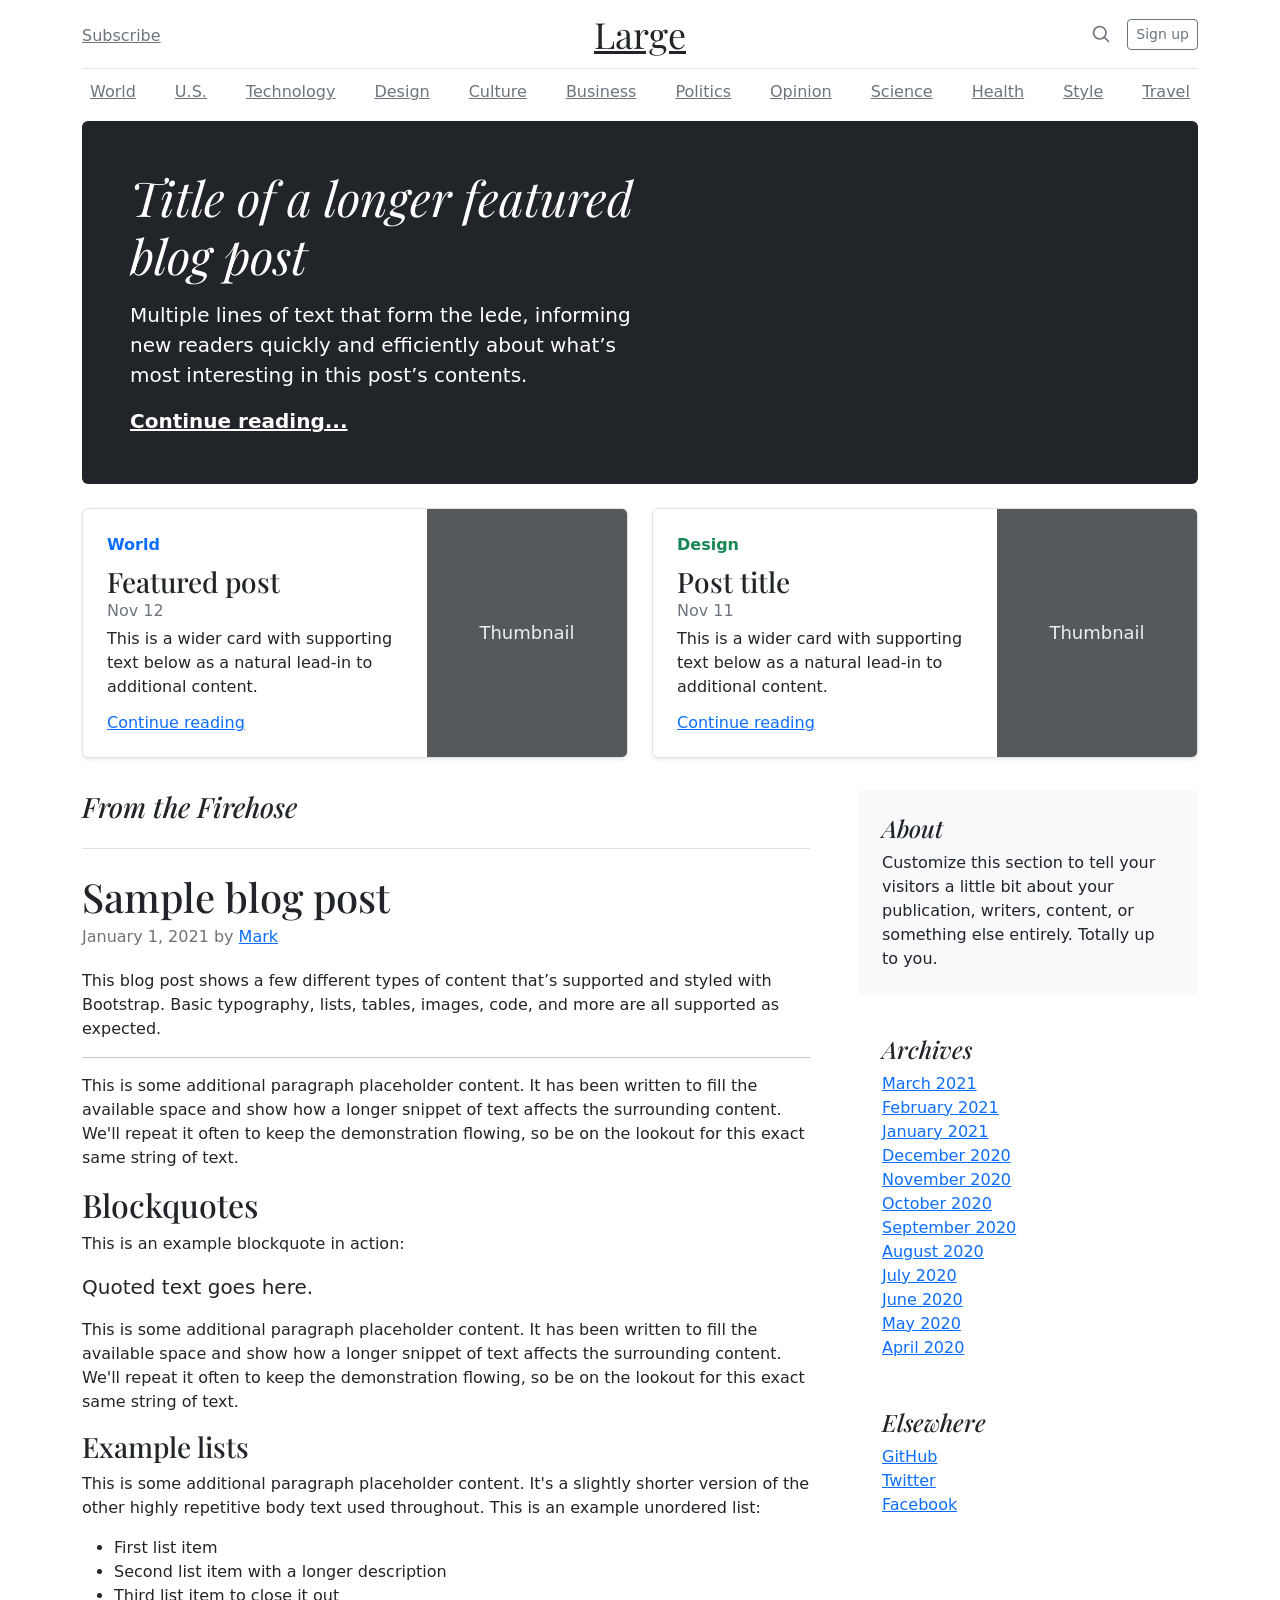
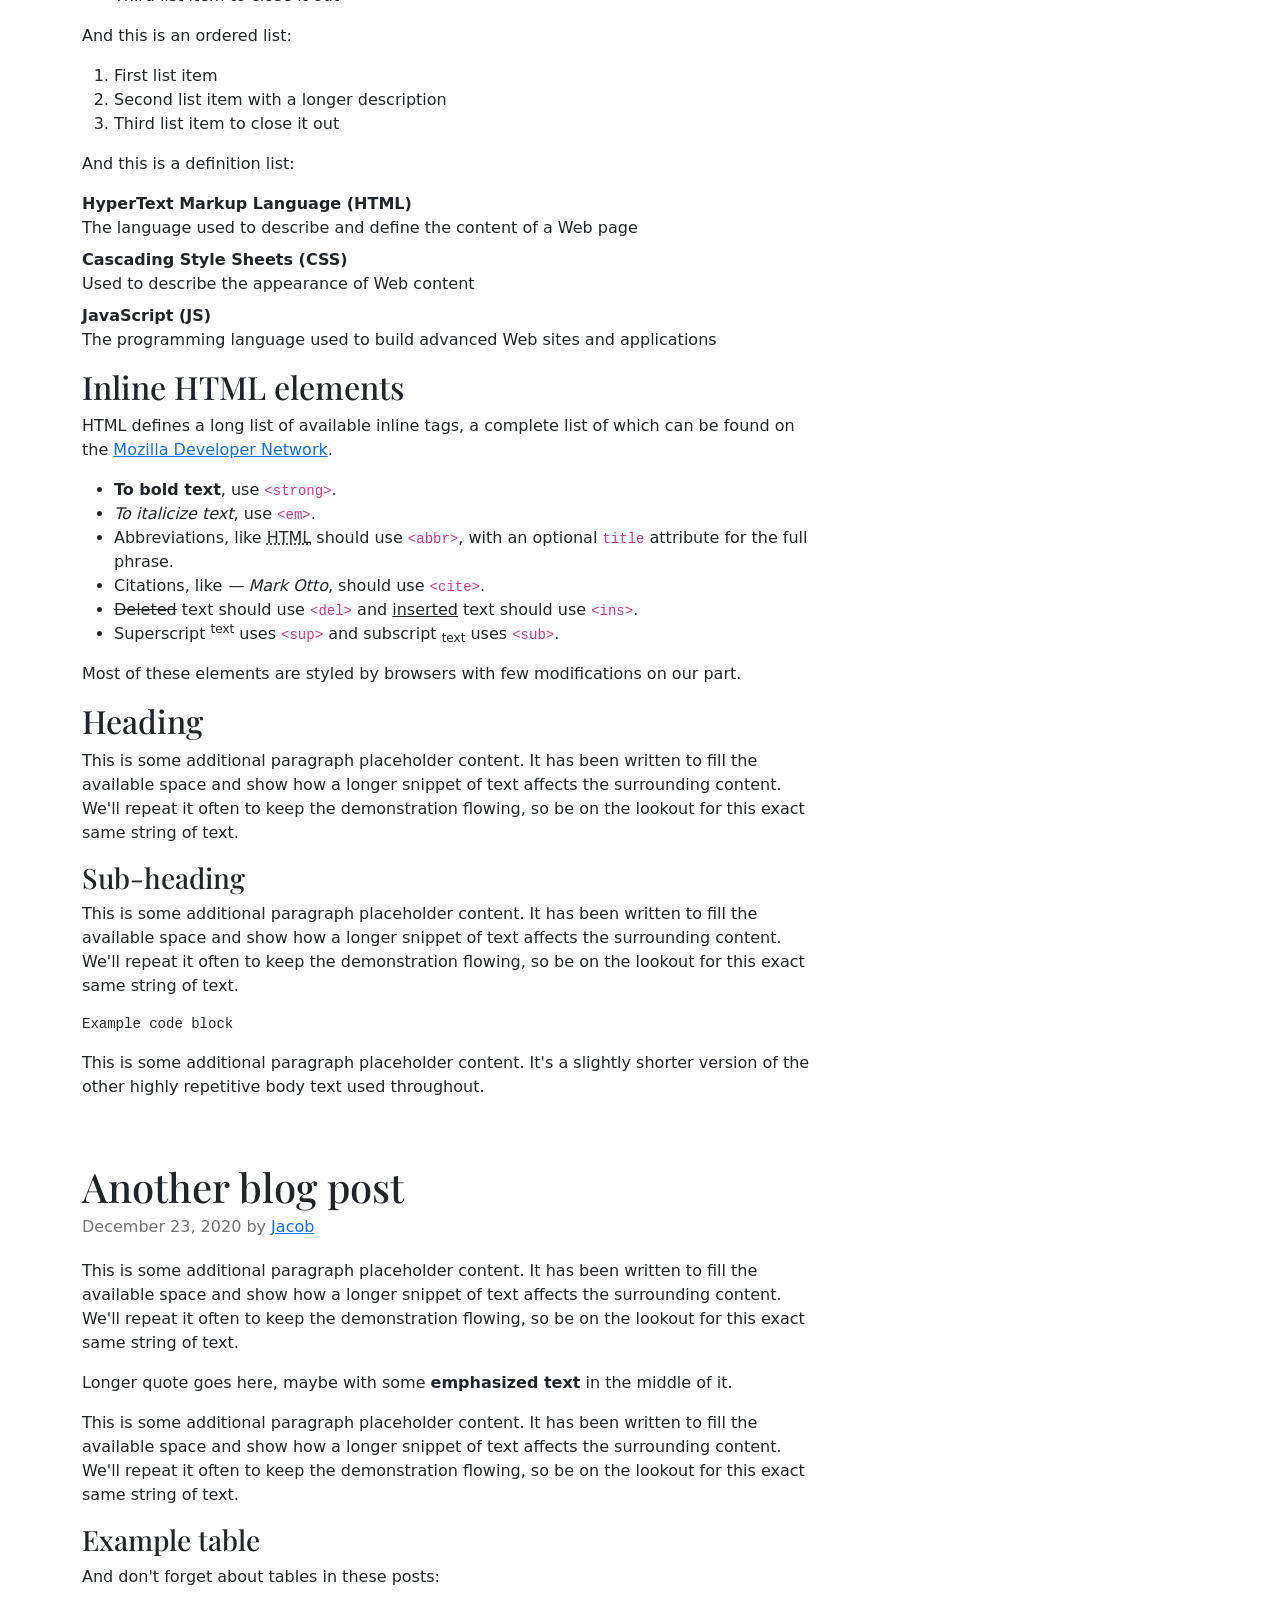
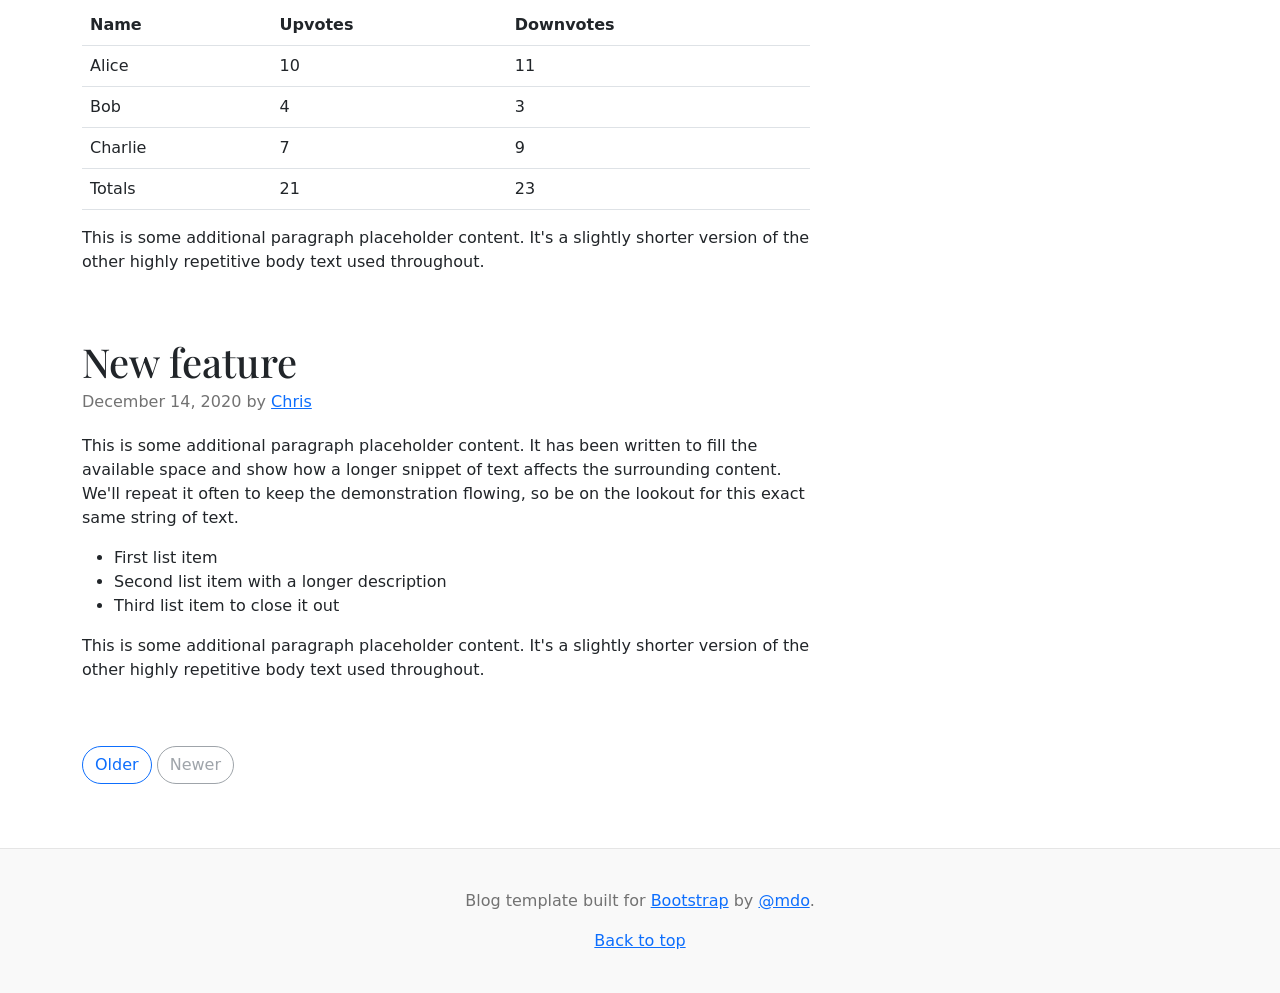
<file: Academy-Cinemas/bootstrap-5.2.3-examples/blog/index.html>
<!doctype html>
<html lang="en">
  <head>
    <meta charset="utf-8">
    <meta name="viewport" content="width=device-width, initial-scale=1">
    <meta name="description" content="">
    <meta name="author" content="Mark Otto, Jacob Thornton, and Bootstrap contributors">
    <meta name="generator" content="Hugo 0.104.2">
    <title>Blog Template · Bootstrap v5.2</title>

    <link rel="canonical" href="https://getbootstrap.com/docs/5.2/examples/blog/">

    

    

<link href="../assets/dist/css/bootstrap.min.css" rel="stylesheet">

    <style>
      .bd-placeholder-img {
        font-size: 1.125rem;
        text-anchor: middle;
        -webkit-user-select: none;
        -moz-user-select: none;
        user-select: none;
      }

      @media (min-width: 768px) {
        .bd-placeholder-img-lg {
          font-size: 3.5rem;
        }
      }

      .b-example-divider {
        height: 3rem;
        background-color: rgba(0, 0, 0, .1);
        border: solid rgba(0, 0, 0, .15);
        border-width: 1px 0;
        box-shadow: inset 0 .5em 1.5em rgba(0, 0, 0, .1), inset 0 .125em .5em rgba(0, 0, 0, .15);
      }

      .b-example-vr {
        flex-shrink: 0;
        width: 1.5rem;
        height: 100vh;
      }

      .bi {
        vertical-align: -.125em;
        fill: currentColor;
      }

      .nav-scroller {
        position: relative;
        z-index: 2;
        height: 2.75rem;
        overflow-y: hidden;
      }

      .nav-scroller .nav {
        display: flex;
        flex-wrap: nowrap;
        padding-bottom: 1rem;
        margin-top: -1px;
        overflow-x: auto;
        text-align: center;
        white-space: nowrap;
        -webkit-overflow-scrolling: touch;
      }
    </style>

    
    <!-- Custom styles for this template -->
    <link href="https://fonts.googleapis.com/css?family=Playfair&#43;Display:700,900&amp;display=swap" rel="stylesheet">
    <!-- Custom styles for this template -->
    <link href="blog.css" rel="stylesheet">
  </head>
  <body>
    
<div class="container">
  <header class="blog-header lh-1 py-3">
    <div class="row flex-nowrap justify-content-between align-items-center">
      <div class="col-4 pt-1">
        <a class="link-secondary" href="#">Subscribe</a>
      </div>
      <div class="col-4 text-center">
        <a class="blog-header-logo text-dark" href="#">Large</a>
      </div>
      <div class="col-4 d-flex justify-content-end align-items-center">
        <a class="link-secondary" href="#" aria-label="Search">
          <svg xmlns="http://www.w3.org/2000/svg" width="20" height="20" fill="none" stroke="currentColor" stroke-linecap="round" stroke-linejoin="round" stroke-width="2" class="mx-3" role="img" viewBox="0 0 24 24"><title>Search</title><circle cx="10.5" cy="10.5" r="7.5"/><path d="M21 21l-5.2-5.2"/></svg>
        </a>
        <a class="btn btn-sm btn-outline-secondary" href="#">Sign up</a>
      </div>
    </div>
  </header>

  <div class="nav-scroller py-1 mb-2">
    <nav class="nav d-flex justify-content-between">
      <a class="p-2 link-secondary" href="#">World</a>
      <a class="p-2 link-secondary" href="#">U.S.</a>
      <a class="p-2 link-secondary" href="#">Technology</a>
      <a class="p-2 link-secondary" href="#">Design</a>
      <a class="p-2 link-secondary" href="#">Culture</a>
      <a class="p-2 link-secondary" href="#">Business</a>
      <a class="p-2 link-secondary" href="#">Politics</a>
      <a class="p-2 link-secondary" href="#">Opinion</a>
      <a class="p-2 link-secondary" href="#">Science</a>
      <a class="p-2 link-secondary" href="#">Health</a>
      <a class="p-2 link-secondary" href="#">Style</a>
      <a class="p-2 link-secondary" href="#">Travel</a>
    </nav>
  </div>
</div>

<main class="container">
  <div class="p-4 p-md-5 mb-4 rounded text-bg-dark">
    <div class="col-md-6 px-0">
      <h1 class="display-4 fst-italic">Title of a longer featured blog post</h1>
      <p class="lead my-3">Multiple lines of text that form the lede, informing new readers quickly and efficiently about what’s most interesting in this post’s contents.</p>
      <p class="lead mb-0"><a href="#" class="text-white fw-bold">Continue reading...</a></p>
    </div>
  </div>

  <div class="row mb-2">
    <div class="col-md-6">
      <div class="row g-0 border rounded overflow-hidden flex-md-row mb-4 shadow-sm h-md-250 position-relative">
        <div class="col p-4 d-flex flex-column position-static">
          <strong class="d-inline-block mb-2 text-primary">World</strong>
          <h3 class="mb-0">Featured post</h3>
          <div class="mb-1 text-muted">Nov 12</div>
          <p class="card-text mb-auto">This is a wider card with supporting text below as a natural lead-in to additional content.</p>
          <a href="#" class="stretched-link">Continue reading</a>
        </div>
        <div class="col-auto d-none d-lg-block">
          <svg class="bd-placeholder-img" width="200" height="250" xmlns="http://www.w3.org/2000/svg" role="img" aria-label="Placeholder: Thumbnail" preserveAspectRatio="xMidYMid slice" focusable="false"><title>Placeholder</title><rect width="100%" height="100%" fill="#55595c"/><text x="50%" y="50%" fill="#eceeef" dy=".3em">Thumbnail</text></svg>

        </div>
      </div>
    </div>
    <div class="col-md-6">
      <div class="row g-0 border rounded overflow-hidden flex-md-row mb-4 shadow-sm h-md-250 position-relative">
        <div class="col p-4 d-flex flex-column position-static">
          <strong class="d-inline-block mb-2 text-success">Design</strong>
          <h3 class="mb-0">Post title</h3>
          <div class="mb-1 text-muted">Nov 11</div>
          <p class="mb-auto">This is a wider card with supporting text below as a natural lead-in to additional content.</p>
          <a href="#" class="stretched-link">Continue reading</a>
        </div>
        <div class="col-auto d-none d-lg-block">
          <svg class="bd-placeholder-img" width="200" height="250" xmlns="http://www.w3.org/2000/svg" role="img" aria-label="Placeholder: Thumbnail" preserveAspectRatio="xMidYMid slice" focusable="false"><title>Placeholder</title><rect width="100%" height="100%" fill="#55595c"/><text x="50%" y="50%" fill="#eceeef" dy=".3em">Thumbnail</text></svg>

        </div>
      </div>
    </div>
  </div>

  <div class="row g-5">
    <div class="col-md-8">
      <h3 class="pb-4 mb-4 fst-italic border-bottom">
        From the Firehose
      </h3>

      <article class="blog-post">
        <h2 class="blog-post-title mb-1">Sample blog post</h2>
        <p class="blog-post-meta">January 1, 2021 by <a href="#">Mark</a></p>

        <p>This blog post shows a few different types of content that’s supported and styled with Bootstrap. Basic typography, lists, tables, images, code, and more are all supported as expected.</p>
        <hr>
        <p>This is some additional paragraph placeholder content. It has been written to fill the available space and show how a longer snippet of text affects the surrounding content. We'll repeat it often to keep the demonstration flowing, so be on the lookout for this exact same string of text.</p>
        <h2>Blockquotes</h2>
        <p>This is an example blockquote in action:</p>
        <blockquote class="blockquote">
          <p>Quoted text goes here.</p>
        </blockquote>
        <p>This is some additional paragraph placeholder content. It has been written to fill the available space and show how a longer snippet of text affects the surrounding content. We'll repeat it often to keep the demonstration flowing, so be on the lookout for this exact same string of text.</p>
        <h3>Example lists</h3>
        <p>This is some additional paragraph placeholder content. It's a slightly shorter version of the other highly repetitive body text used throughout. This is an example unordered list:</p>
        <ul>
          <li>First list item</li>
          <li>Second list item with a longer description</li>
          <li>Third list item to close it out</li>
        </ul>
        <p>And this is an ordered list:</p>
        <ol>
          <li>First list item</li>
          <li>Second list item with a longer description</li>
          <li>Third list item to close it out</li>
        </ol>
        <p>And this is a definition list:</p>
        <dl>
          <dt>HyperText Markup Language (HTML)</dt>
          <dd>The language used to describe and define the content of a Web page</dd>
          <dt>Cascading Style Sheets (CSS)</dt>
          <dd>Used to describe the appearance of Web content</dd>
          <dt>JavaScript (JS)</dt>
          <dd>The programming language used to build advanced Web sites and applications</dd>
        </dl>
        <h2>Inline HTML elements</h2>
        <p>HTML defines a long list of available inline tags, a complete list of which can be found on the <a href="https://developer.mozilla.org/en-US/docs/Web/HTML/Element">Mozilla Developer Network</a>.</p>
        <ul>
          <li><strong>To bold text</strong>, use <code class="language-plaintext highlighter-rouge">&lt;strong&gt;</code>.</li>
          <li><em>To italicize text</em>, use <code class="language-plaintext highlighter-rouge">&lt;em&gt;</code>.</li>
          <li>Abbreviations, like <abbr title="HyperText Markup Language">HTML</abbr> should use <code class="language-plaintext highlighter-rouge">&lt;abbr&gt;</code>, with an optional <code class="language-plaintext highlighter-rouge">title</code> attribute for the full phrase.</li>
          <li>Citations, like <cite>— Mark Otto</cite>, should use <code class="language-plaintext highlighter-rouge">&lt;cite&gt;</code>.</li>
          <li><del>Deleted</del> text should use <code class="language-plaintext highlighter-rouge">&lt;del&gt;</code> and <ins>inserted</ins> text should use <code class="language-plaintext highlighter-rouge">&lt;ins&gt;</code>.</li>
          <li>Superscript <sup>text</sup> uses <code class="language-plaintext highlighter-rouge">&lt;sup&gt;</code> and subscript <sub>text</sub> uses <code class="language-plaintext highlighter-rouge">&lt;sub&gt;</code>.</li>
        </ul>
        <p>Most of these elements are styled by browsers with few modifications on our part.</p>
        <h2>Heading</h2>
        <p>This is some additional paragraph placeholder content. It has been written to fill the available space and show how a longer snippet of text affects the surrounding content. We'll repeat it often to keep the demonstration flowing, so be on the lookout for this exact same string of text.</p>
        <h3>Sub-heading</h3>
        <p>This is some additional paragraph placeholder content. It has been written to fill the available space and show how a longer snippet of text affects the surrounding content. We'll repeat it often to keep the demonstration flowing, so be on the lookout for this exact same string of text.</p>
        <pre><code>Example code block</code></pre>
        <p>This is some additional paragraph placeholder content. It's a slightly shorter version of the other highly repetitive body text used throughout.</p>
      </article>

      <article class="blog-post">
        <h2 class="blog-post-title mb-1">Another blog post</h2>
        <p class="blog-post-meta">December 23, 2020 by <a href="#">Jacob</a></p>

        <p>This is some additional paragraph placeholder content. It has been written to fill the available space and show how a longer snippet of text affects the surrounding content. We'll repeat it often to keep the demonstration flowing, so be on the lookout for this exact same string of text.</p>
        <blockquote>
          <p>Longer quote goes here, maybe with some <strong>emphasized text</strong> in the middle of it.</p>
        </blockquote>
        <p>This is some additional paragraph placeholder content. It has been written to fill the available space and show how a longer snippet of text affects the surrounding content. We'll repeat it often to keep the demonstration flowing, so be on the lookout for this exact same string of text.</p>
        <h3>Example table</h3>
        <p>And don't forget about tables in these posts:</p>
        <table class="table">
          <thead>
            <tr>
              <th>Name</th>
              <th>Upvotes</th>
              <th>Downvotes</th>
            </tr>
          </thead>
          <tbody>
            <tr>
              <td>Alice</td>
              <td>10</td>
              <td>11</td>
            </tr>
            <tr>
              <td>Bob</td>
              <td>4</td>
              <td>3</td>
            </tr>
            <tr>
              <td>Charlie</td>
              <td>7</td>
              <td>9</td>
            </tr>
          </tbody>
          <tfoot>
            <tr>
              <td>Totals</td>
              <td>21</td>
              <td>23</td>
            </tr>
          </tfoot>
        </table>

        <p>This is some additional paragraph placeholder content. It's a slightly shorter version of the other highly repetitive body text used throughout.</p>
      </article>

      <article class="blog-post">
        <h2 class="blog-post-title mb-1">New feature</h2>
        <p class="blog-post-meta">December 14, 2020 by <a href="#">Chris</a></p>

        <p>This is some additional paragraph placeholder content. It has been written to fill the available space and show how a longer snippet of text affects the surrounding content. We'll repeat it often to keep the demonstration flowing, so be on the lookout for this exact same string of text.</p>
        <ul>
          <li>First list item</li>
          <li>Second list item with a longer description</li>
          <li>Third list item to close it out</li>
        </ul>
        <p>This is some additional paragraph placeholder content. It's a slightly shorter version of the other highly repetitive body text used throughout.</p>
      </article>

      <nav class="blog-pagination" aria-label="Pagination">
        <a class="btn btn-outline-primary rounded-pill" href="#">Older</a>
        <a class="btn btn-outline-secondary rounded-pill disabled">Newer</a>
      </nav>

    </div>

    <div class="col-md-4">
      <div class="position-sticky" style="top: 2rem;">
        <div class="p-4 mb-3 bg-light rounded">
          <h4 class="fst-italic">About</h4>
          <p class="mb-0">Customize this section to tell your visitors a little bit about your publication, writers, content, or something else entirely. Totally up to you.</p>
        </div>

        <div class="p-4">
          <h4 class="fst-italic">Archives</h4>
          <ol class="list-unstyled mb-0">
            <li><a href="#">March 2021</a></li>
            <li><a href="#">February 2021</a></li>
            <li><a href="#">January 2021</a></li>
            <li><a href="#">December 2020</a></li>
            <li><a href="#">November 2020</a></li>
            <li><a href="#">October 2020</a></li>
            <li><a href="#">September 2020</a></li>
            <li><a href="#">August 2020</a></li>
            <li><a href="#">July 2020</a></li>
            <li><a href="#">June 2020</a></li>
            <li><a href="#">May 2020</a></li>
            <li><a href="#">April 2020</a></li>
          </ol>
        </div>

        <div class="p-4">
          <h4 class="fst-italic">Elsewhere</h4>
          <ol class="list-unstyled">
            <li><a href="#">GitHub</a></li>
            <li><a href="#">Twitter</a></li>
            <li><a href="#">Facebook</a></li>
          </ol>
        </div>
      </div>
    </div>
  </div>

</main>

<footer class="blog-footer">
  <p>Blog template built for <a href="https://getbootstrap.com/">Bootstrap</a> by <a href="https://twitter.com/mdo">@mdo</a>.</p>
  <p>
    <a href="#">Back to top</a>
  </p>
</footer>


    
  </body>
</html>
</file>
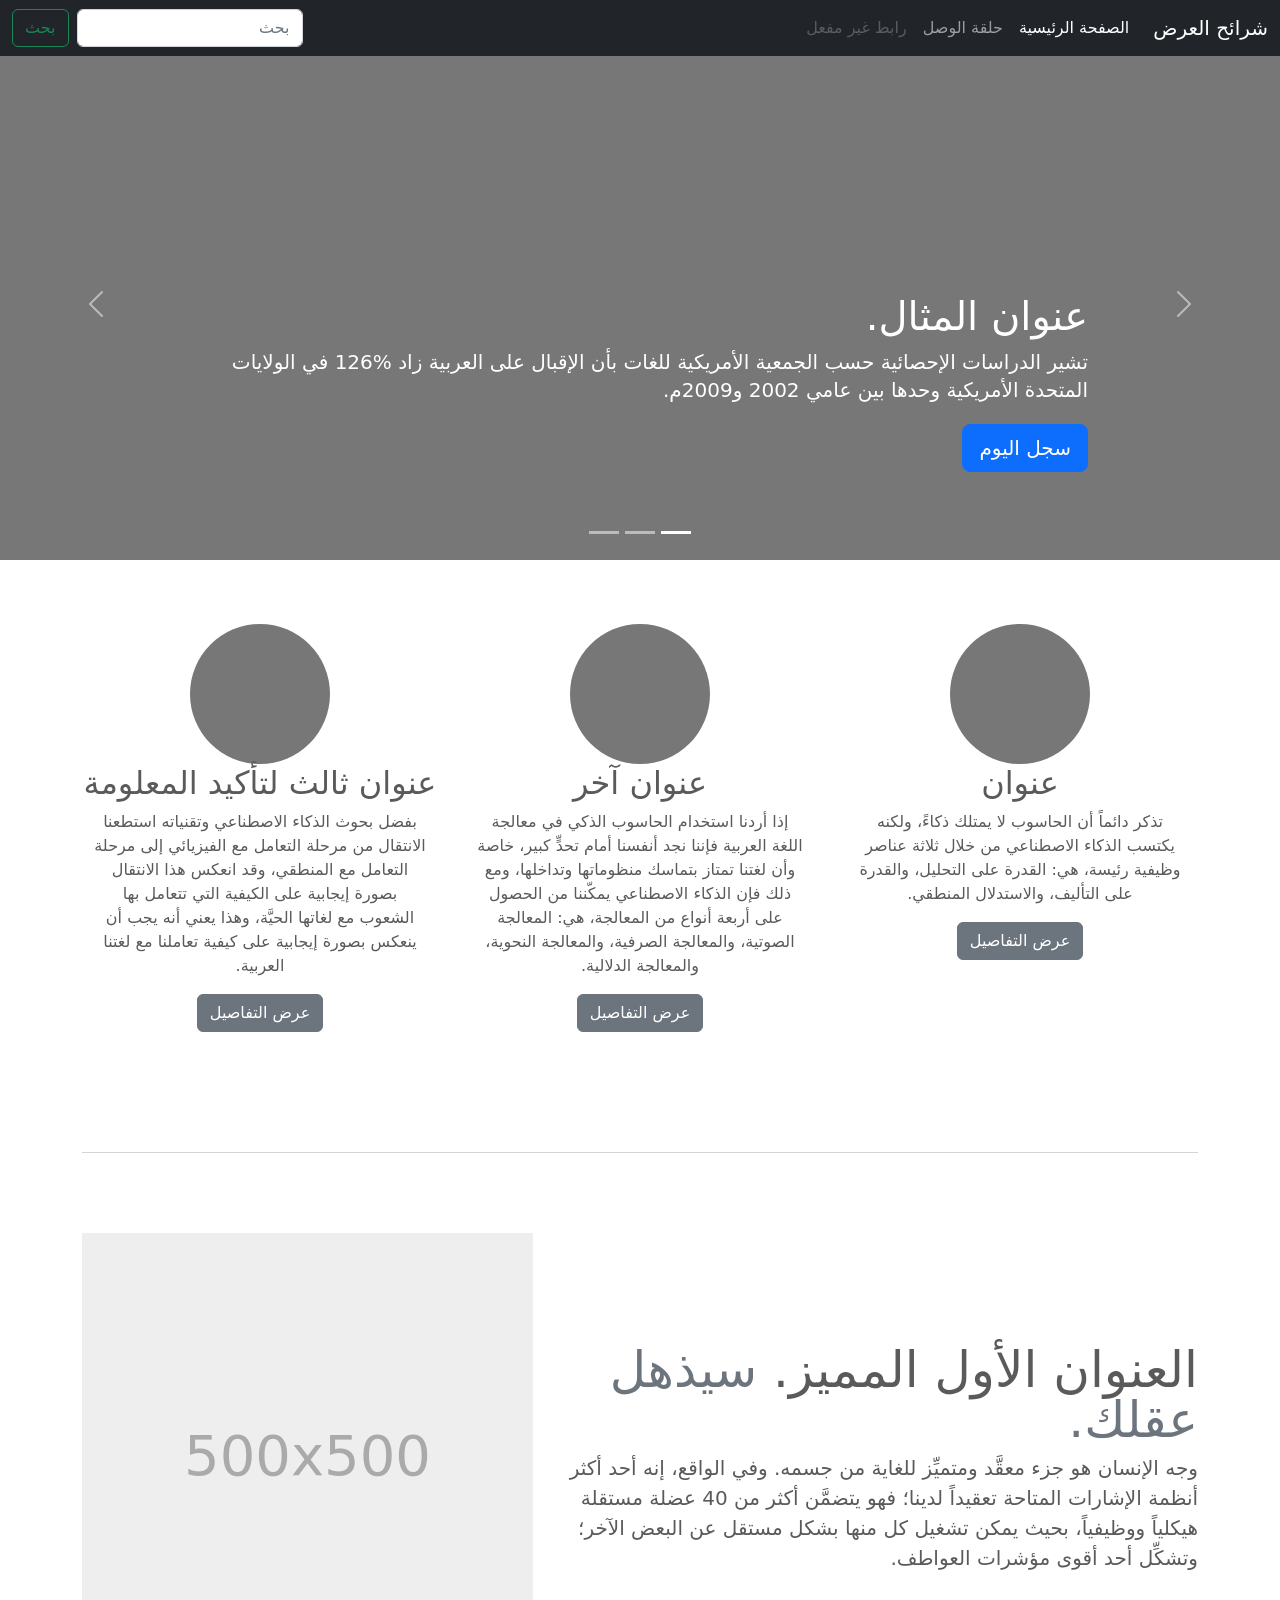
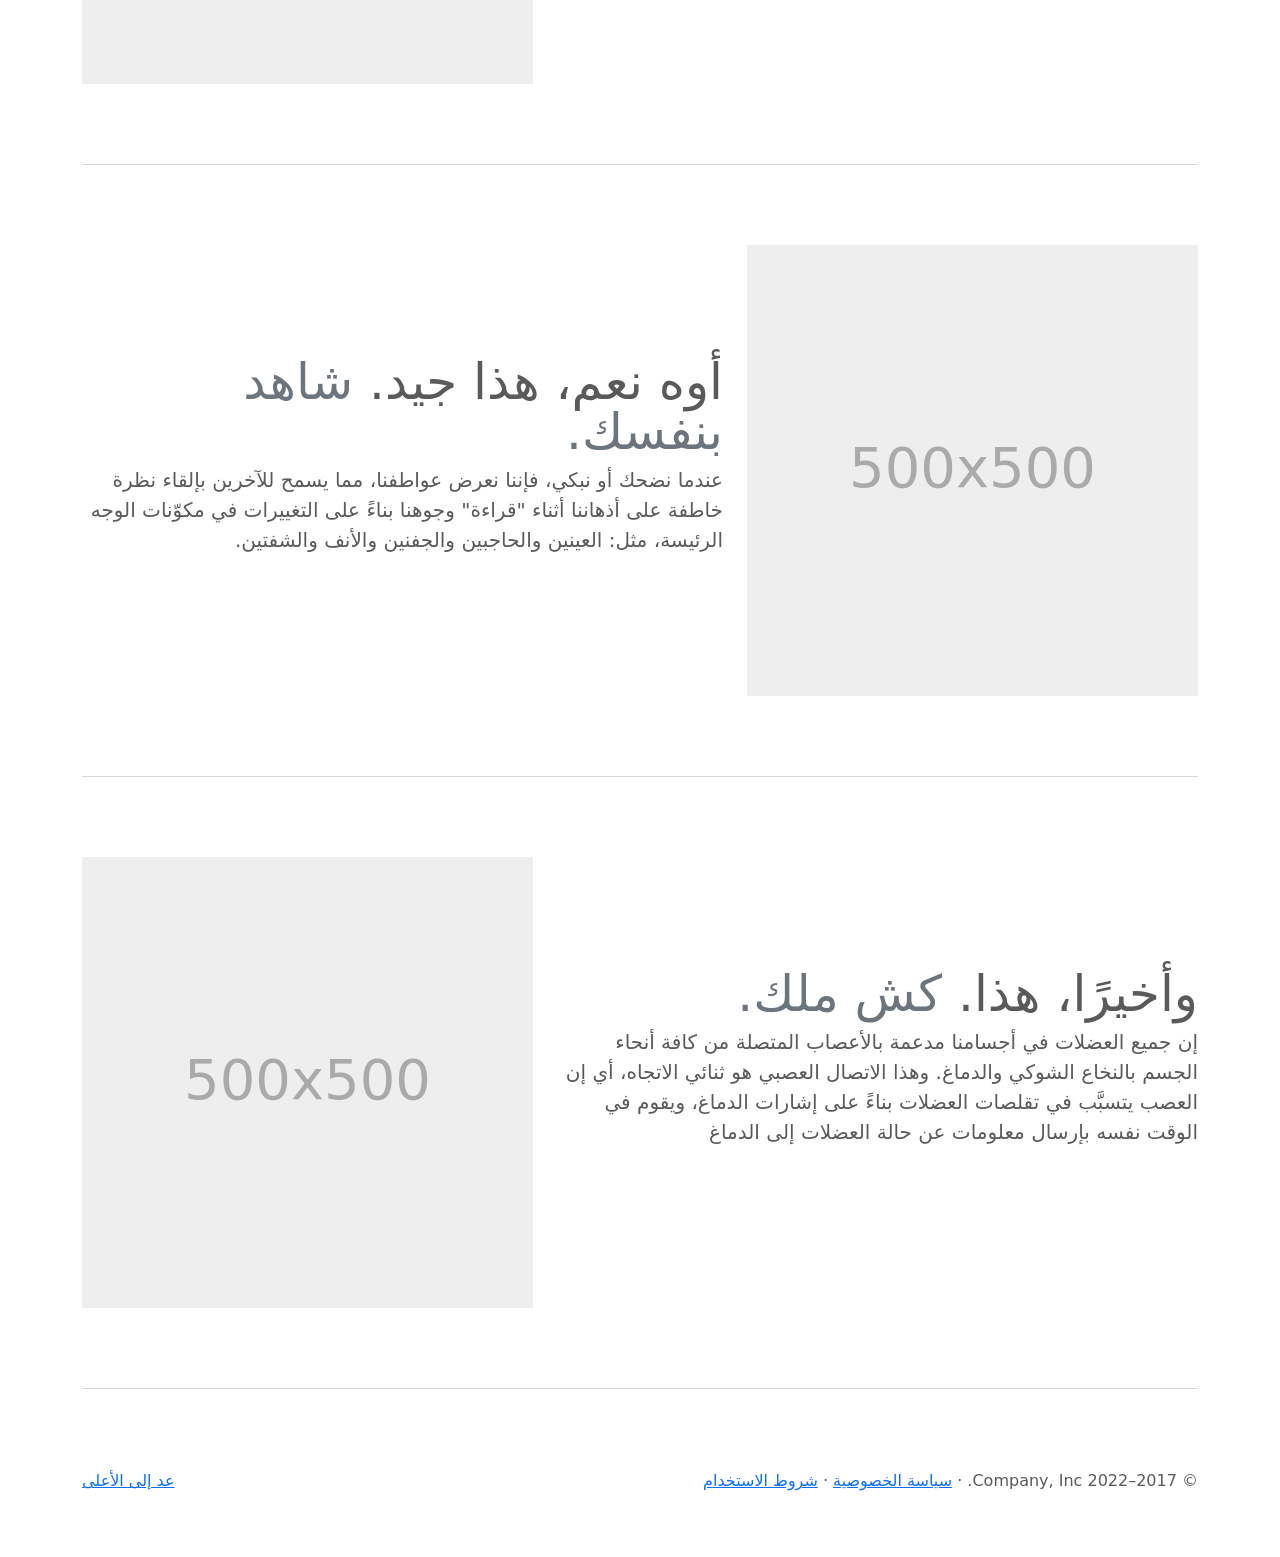
<file: Academy-Cinemas/bootstrap-5.2.3-examples/carousel-rtl/index.html>
<!doctype html>
<html lang="ar" dir="rtl">
  <head>
    <meta charset="utf-8">
    <meta name="viewport" content="width=device-width, initial-scale=1">
    <meta name="description" content="">
    <meta name="author" content="Mark Otto, Jacob Thornton, and Bootstrap contributors">
    <meta name="generator" content="Hugo 0.104.2">
    <title>قالب  شرائح العرض · Bootstrap v5.2</title>

    <link rel="canonical" href="https://getbootstrap.com/docs/5.2/examples/carousel-rtl/">

    

    

<link href="../assets/dist/css/bootstrap.rtl.min.css" rel="stylesheet">

    <style>
      .bd-placeholder-img {
        font-size: 1.125rem;
        text-anchor: middle;
        -webkit-user-select: none;
        -moz-user-select: none;
        user-select: none;
      }

      @media (min-width: 768px) {
        .bd-placeholder-img-lg {
          font-size: 3.5rem;
        }
      }

      .b-example-divider {
        height: 3rem;
        background-color: rgba(0, 0, 0, .1);
        border: solid rgba(0, 0, 0, .15);
        border-width: 1px 0;
        box-shadow: inset 0 .5em 1.5em rgba(0, 0, 0, .1), inset 0 .125em .5em rgba(0, 0, 0, .15);
      }

      .b-example-vr {
        flex-shrink: 0;
        width: 1.5rem;
        height: 100vh;
      }

      .bi {
        vertical-align: -.125em;
        fill: currentColor;
      }

      .nav-scroller {
        position: relative;
        z-index: 2;
        height: 2.75rem;
        overflow-y: hidden;
      }

      .nav-scroller .nav {
        display: flex;
        flex-wrap: nowrap;
        padding-bottom: 1rem;
        margin-top: -1px;
        overflow-x: auto;
        text-align: center;
        white-space: nowrap;
        -webkit-overflow-scrolling: touch;
      }
    </style>

    
    <!-- Custom styles for this template -->
    <link href="../carousel/carousel.rtl.css" rel="stylesheet">
  </head>
  <body>
    
<header>
  <nav class="navbar navbar-expand-md navbar-dark fixed-top bg-dark">
    <div class="container-fluid">
      <a class="navbar-brand" href="#">شرائح العرض</a>
      <button class="navbar-toggler" type="button" data-bs-toggle="collapse" data-bs-target="#navbarCollapse" aria-controls="navbarCollapse" aria-expanded="false" aria-label="تبديل التنقل">
        <span class="navbar-toggler-icon"></span>
      </button>
      <div class="collapse navbar-collapse" id="navbarCollapse">
        <ul class="navbar-nav me-auto mb-2 mb-md-0">
          <li class="nav-item">
            <a class="nav-link active" aria-current="page" href="#">الصفحة الرئيسية</a>
          </li>
          <li class="nav-item">
            <a class="nav-link" href="#">حلقة الوصل</a>
          </li>
          <li class="nav-item">
            <a class="nav-link disabled">رابط غير مفعل</a>
          </li>
        </ul>
        <form class="d-flex" role="search">
          <input class="form-control me-2" type="search" placeholder="بحث" aria-label="بحث">
          <button class="btn btn-outline-success" type="submit">بحث</button>
        </form>
      </div>
    </div>
  </nav>
</header>

<main>

  <div id="myCarousel" class="carousel slide" data-bs-ride="carousel">
    <div class="carousel-indicators">
      <button type="button" data-bs-target="#myCarousel" data-bs-slide-to="0" class="active" aria-current="true" aria-label="Slide 1"></button>
      <button type="button" data-bs-target="#myCarousel" data-bs-slide-to="1" aria-label="Slide 2"></button>
      <button type="button" data-bs-target="#myCarousel" data-bs-slide-to="2" aria-label="Slide 3"></button>
    </div>
    <div class="carousel-inner">
      <div class="carousel-item active">
        <svg class="bd-placeholder-img" width="100%" height="100%" xmlns="http://www.w3.org/2000/svg" aria-hidden="true" preserveAspectRatio="xMidYMid slice" focusable="false"><rect width="100%" height="100%" fill="#777"/></svg>

        <div class="container">
          <div class="carousel-caption text-start">
            <h1>عنوان المثال.</h1>
            <p>تشير الدراسات الإحصائية حسب الجمعية الأمريكية للغات بأن الإقبال على العربية زاد %126 في الولايات المتحدة الأمريكية وحدها بين عامي 2002 و2009م.</p>
            <p><a class="btn btn-lg btn-primary" href="#">سجل اليوم</a></p>
          </div>
        </div>
      </div>
      <div class="carousel-item">
        <svg class="bd-placeholder-img" width="100%" height="100%" xmlns="http://www.w3.org/2000/svg" aria-hidden="true" preserveAspectRatio="xMidYMid slice" focusable="false"><rect width="100%" height="100%" fill="#777"/></svg>

        <div class="container">
          <div class="carousel-caption">
            <h1>عنوان مثال آخر.</h1>
            <p>حسب المجلس الثقافي البريطاني فإن تعليم الإنجليزية داخل بريطانيا يسهم في تعزيز اقتصادها بما يتجاوز ملياري جنيه سنوياً، كما أنه وفر أكثر من 26 ألف وظيفة.</p>
            <p><a class="btn btn-lg btn-primary" href="#">أعرف أكثر</a></p>
          </div>
        </div>
      </div>
      <div class="carousel-item">
        <svg class="bd-placeholder-img" width="100%" height="100%" xmlns="http://www.w3.org/2000/svg" aria-hidden="true" preserveAspectRatio="xMidYMid slice" focusable="false"><rect width="100%" height="100%" fill="#777"/></svg>

        <div class="container">
          <div class="carousel-caption text-end">
            <h1>واحد أكثر لقياس جيد.</h1>
            <p>الإحصاءات لحجم الاستثمار اللغوي خارج بريطانيا تتفاوت من سنة لأخرى إلا أن المدير التنفيذي للمجلس الثقافي البريطاني إدي بايرز يرى أن استثمار تعليم الإنجليزية في الخارج لا يحسب على المستوى المالي فحسب بل على المستوى السياسي أيضاً.</p>
            <p><a class="btn btn-lg btn-primary" href="#">تصفح المعرض</a></p>
          </div>
        </div>
      </div>
    </div>
    <button class="carousel-control-prev" type="button" data-bs-target="#myCarousel" data-bs-slide="prev">
      <span class="carousel-control-prev-icon" aria-hidden="true"></span>
      <span class="visually-hidden">السابق</span>
    </button>
    <button class="carousel-control-next" type="button" data-bs-target="#myCarousel" data-bs-slide="next">
      <span class="carousel-control-next-icon" aria-hidden="true"></span>
      <span class="visually-hidden">التالي</span>
    </button>
  </div>


  <!-- Marketing messaging and featurettes
  ================================================== -->
  <!-- Wrap the rest of the page in another container to center all the content. -->

  <div class="container marketing">

    <!-- Three columns of text below the carousel -->
    <div class="row">
      <div class="col-lg-4">
        <svg class="bd-placeholder-img rounded-circle" width="140" height="140" xmlns="http://www.w3.org/2000/svg" role="img" aria-label="Placeholder: 140x140" preserveAspectRatio="xMidYMid slice" focusable="false"><title>Placeholder</title><rect width="100%" height="100%" fill="#777"/><text x="50%" y="50%" fill="#777" dy=".3em">140x140</text></svg>

        <h2 class="fw-normal">عنوان</h2>
        <p>تذكر دائماً أن الحاسوب لا يمتلك ذكاءً، ولكنه يكتسب الذكاء الاصطناعي من خلال ثلاثة عناصر وظيفية رئيسة، هي: القدرة على التحليل، والقدرة على التأليف، والاستدلال المنطقي.</p>
        <p><a class="btn btn-secondary" href="#">عرض التفاصيل</a></p>
      </div><!-- /.col-lg-4 -->
      <div class="col-lg-4">
        <svg class="bd-placeholder-img rounded-circle" width="140" height="140" xmlns="http://www.w3.org/2000/svg" role="img" aria-label="Placeholder: 140x140" preserveAspectRatio="xMidYMid slice" focusable="false"><title>Placeholder</title><rect width="100%" height="100%" fill="#777"/><text x="50%" y="50%" fill="#777" dy=".3em">140x140</text></svg>

        <h2 class="fw-normal">عنوان آخر</h2>
        <p>إذا أردنا استخدام الحاسوب الذكي في معالجة اللغة العربية فإننا نجد أنفسنا أمام تحدٍّ كبير، خاصة وأن لغتنا تمتاز بتماسك منظوماتها وتداخلها، ومع ذلك فإن الذكاء الاصطناعي يمكّننا من الحصول على أربعة أنواع من المعالجة، هي: المعالجة الصوتية، والمعالجة الصرفية، والمعالجة النحوية، والمعالجة الدلالية.</p>
        <p><a class="btn btn-secondary" href="#">عرض التفاصيل</a></p>
      </div><!-- /.col-lg-4 -->
      <div class="col-lg-4">
        <svg class="bd-placeholder-img rounded-circle" width="140" height="140" xmlns="http://www.w3.org/2000/svg" role="img" aria-label="Placeholder: 140x140" preserveAspectRatio="xMidYMid slice" focusable="false"><title>Placeholder</title><rect width="100%" height="100%" fill="#777"/><text x="50%" y="50%" fill="#777" dy=".3em">140x140</text></svg>

        <h2 class="fw-normal">عنوان ثالث لتأكيد المعلومة</h2>
        <p>بفضل بحوث الذكاء الاصطناعي وتقنياته استطعنا الانتقال من مرحلة التعامل مع الفيزيائي إلى مرحلة التعامل مع المنطقي، وقد انعكس هذا الانتقال بصورة إيجابية على الكيفية التي تتعامل بها الشعوب مع لغاتها الحيَّة، وهذا يعني أنه يجب أن ينعكس بصورة إيجابية على كيفية تعاملنا مع لغتنا العربية.</p>
        <p><a class="btn btn-secondary" href="#">عرض التفاصيل</a></p>
      </div><!-- /.col-lg-4 -->
    </div><!-- /.row -->


    <!-- START THE FEATURETTES -->

    <hr class="featurette-divider">

    <div class="row featurette">
      <div class="col-md-7">
        <h2 class="featurette-heading fw-normal lh-1">العنوان الأول المميز. <span class="text-muted"> سيذهل عقلك. </span></h2>
        <p class="lead">وجه الإنسان هو جزء معقَّد ومتميِّز للغاية من جسمه. وفي الواقع، إنه أحد أكثر أنظمة الإشارات المتاحة تعقيداً لدينا؛ فهو يتضمَّن أكثر من 40 عضلة مستقلة هيكلياً ووظيفياً، بحيث يمكن تشغيل كل منها بشكل مستقل عن البعض الآخر؛ وتشكِّل أحد أقوى مؤشرات العواطف.</p>
      </div>
      <div class="col-md-5">
        <svg class="bd-placeholder-img bd-placeholder-img-lg featurette-image img-fluid mx-auto" width="500" height="500" xmlns="http://www.w3.org/2000/svg" role="img" aria-label="Placeholder: 500x500" preserveAspectRatio="xMidYMid slice" focusable="false"><title>Placeholder</title><rect width="100%" height="100%" fill="#eee"/><text x="50%" y="50%" fill="#aaa" dy=".3em">500x500</text></svg>

      </div>
    </div>

    <hr class="featurette-divider">

    <div class="row featurette">
      <div class="col-md-7 order-md-2">
        <h2 class="featurette-heading fw-normal lh-1">أوه نعم، هذا جيد. <span class="text-muted"> شاهد بنفسك. </span></h2>
        <p class="lead">عندما نضحك أو نبكي، فإننا نعرض عواطفنا، مما يسمح للآخرين بإلقاء نظرة خاطفة على أذهاننا أثناء "قراءة" وجوهنا بناءً على التغييرات في مكوّنات الوجه الرئيسة، مثل: العينين والحاجبين والجفنين والأنف والشفتين.</p>
      </div>
      <div class="col-md-5 order-md-1">
        <svg class="bd-placeholder-img bd-placeholder-img-lg featurette-image img-fluid mx-auto" width="500" height="500" xmlns="http://www.w3.org/2000/svg" role="img" aria-label="Placeholder: 500x500" preserveAspectRatio="xMidYMid slice" focusable="false"><title>Placeholder</title><rect width="100%" height="100%" fill="#eee"/><text x="50%" y="50%" fill="#aaa" dy=".3em">500x500</text></svg>

      </div>
    </div>

    <hr class="featurette-divider">

    <div class="row featurette">
      <div class="col-md-7">
        <h2 class="featurette-heading fw-normal lh-1">وأخيرًا، هذا. <span class="text-muted"> كش ملك. </span></h2>
        <p class="lead">إن جميع العضلات في أجسامنا مدعمة بالأعصاب المتصلة من كافة أنحاء الجسم بالنخاع الشوكي والدماغ. وهذا الاتصال العصبي هو ثنائي الاتجاه، أي إن العصب يتسبَّب في تقلصات العضلات بناءً على إشارات الدماغ، ويقوم في الوقت نفسه بإرسال معلومات عن حالة العضلات إلى الدماغ</p>
      </div>
      <div class="col-md-5">
        <svg class="bd-placeholder-img bd-placeholder-img-lg featurette-image img-fluid mx-auto" width="500" height="500" xmlns="http://www.w3.org/2000/svg" role="img" aria-label="Placeholder: 500x500" preserveAspectRatio="xMidYMid slice" focusable="false"><title>Placeholder</title><rect width="100%" height="100%" fill="#eee"/><text x="50%" y="50%" fill="#aaa" dy=".3em">500x500</text></svg>

      </div>
    </div>

    <hr class="featurette-divider">

    <!-- /END THE FEATURETTES -->

  </div><!-- /.container -->


  <!-- FOOTER -->
  <footer class="container">
    <p class="float-end"><a href="#">عد إلى الأعلى</a></p>
    <p>&copy; 2017–2022 Company, Inc. &middot; <a href="#">سياسة الخصوصية</a> &middot; <a href="#">شروط الاستخدام</a></p>
  </footer>
</main>


    <script src="../assets/dist/js/bootstrap.bundle.min.js"></script>

      
  </body>
</html>
</file>
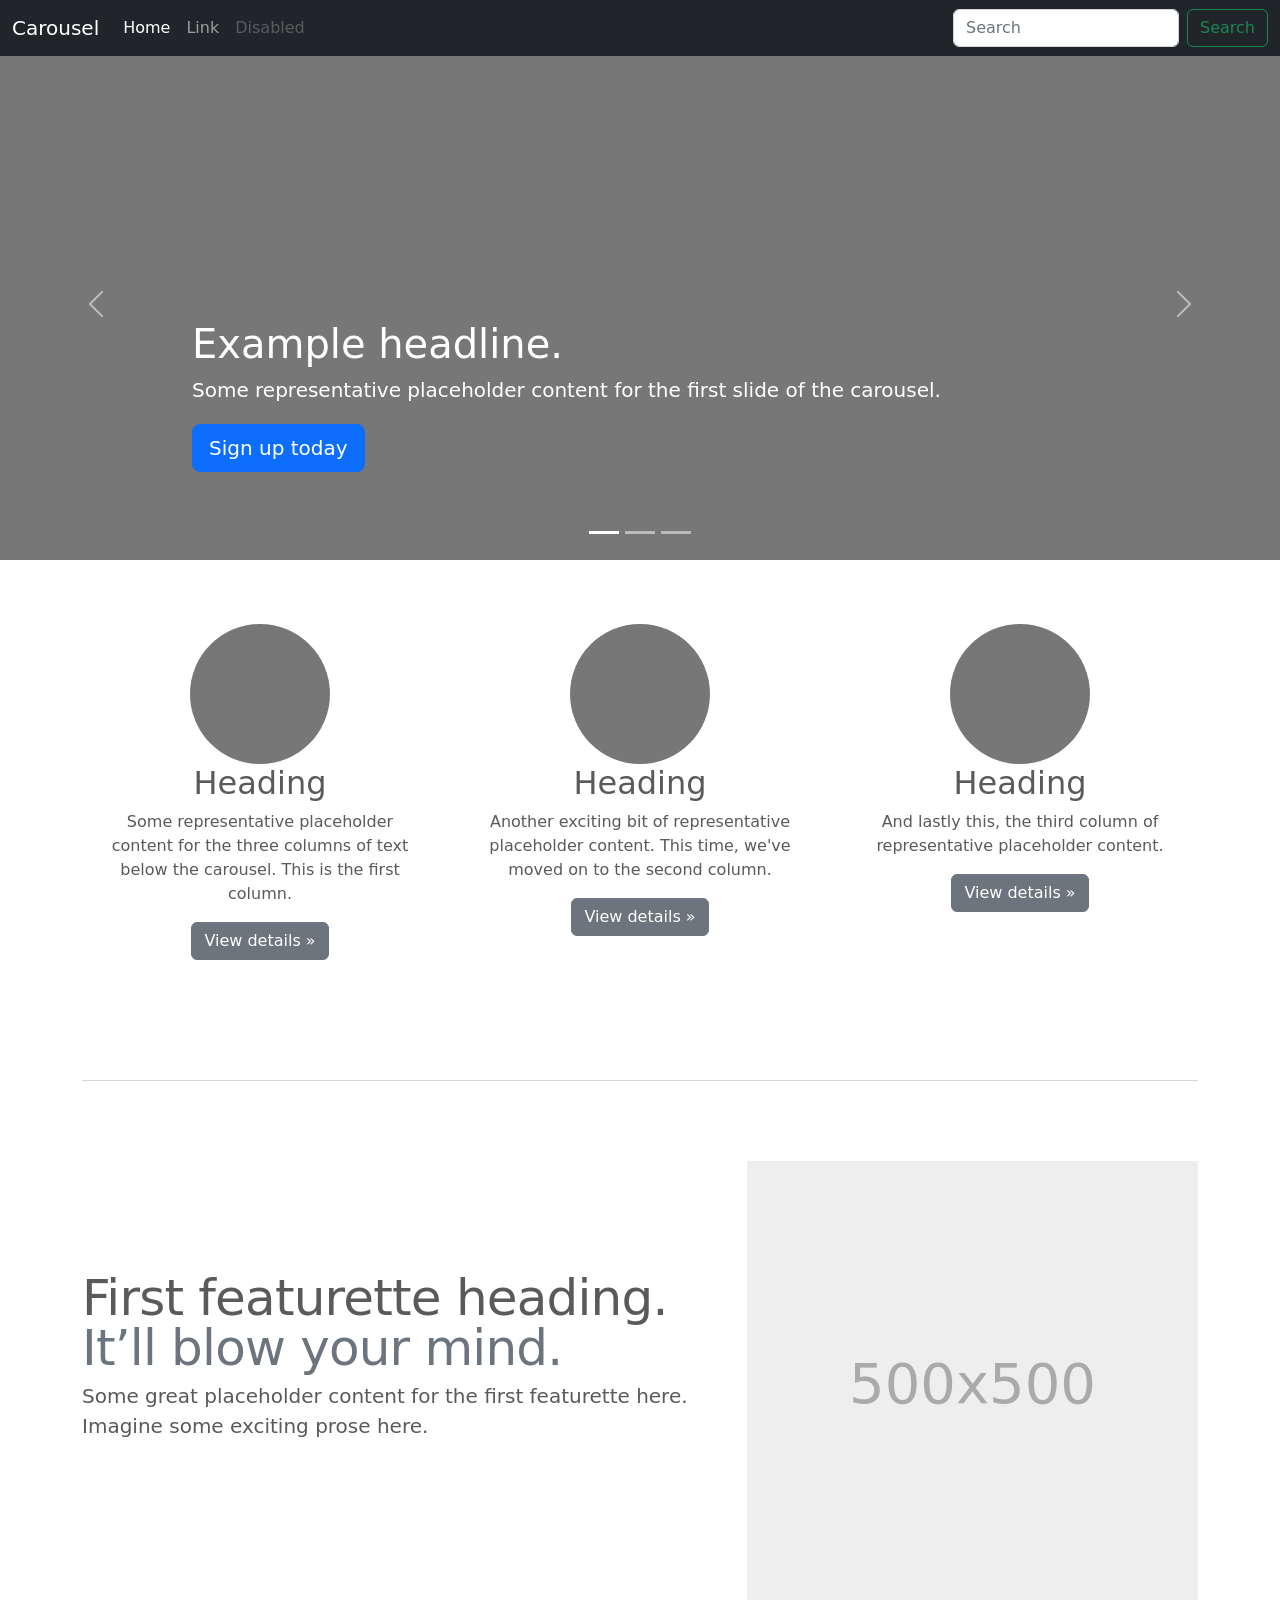
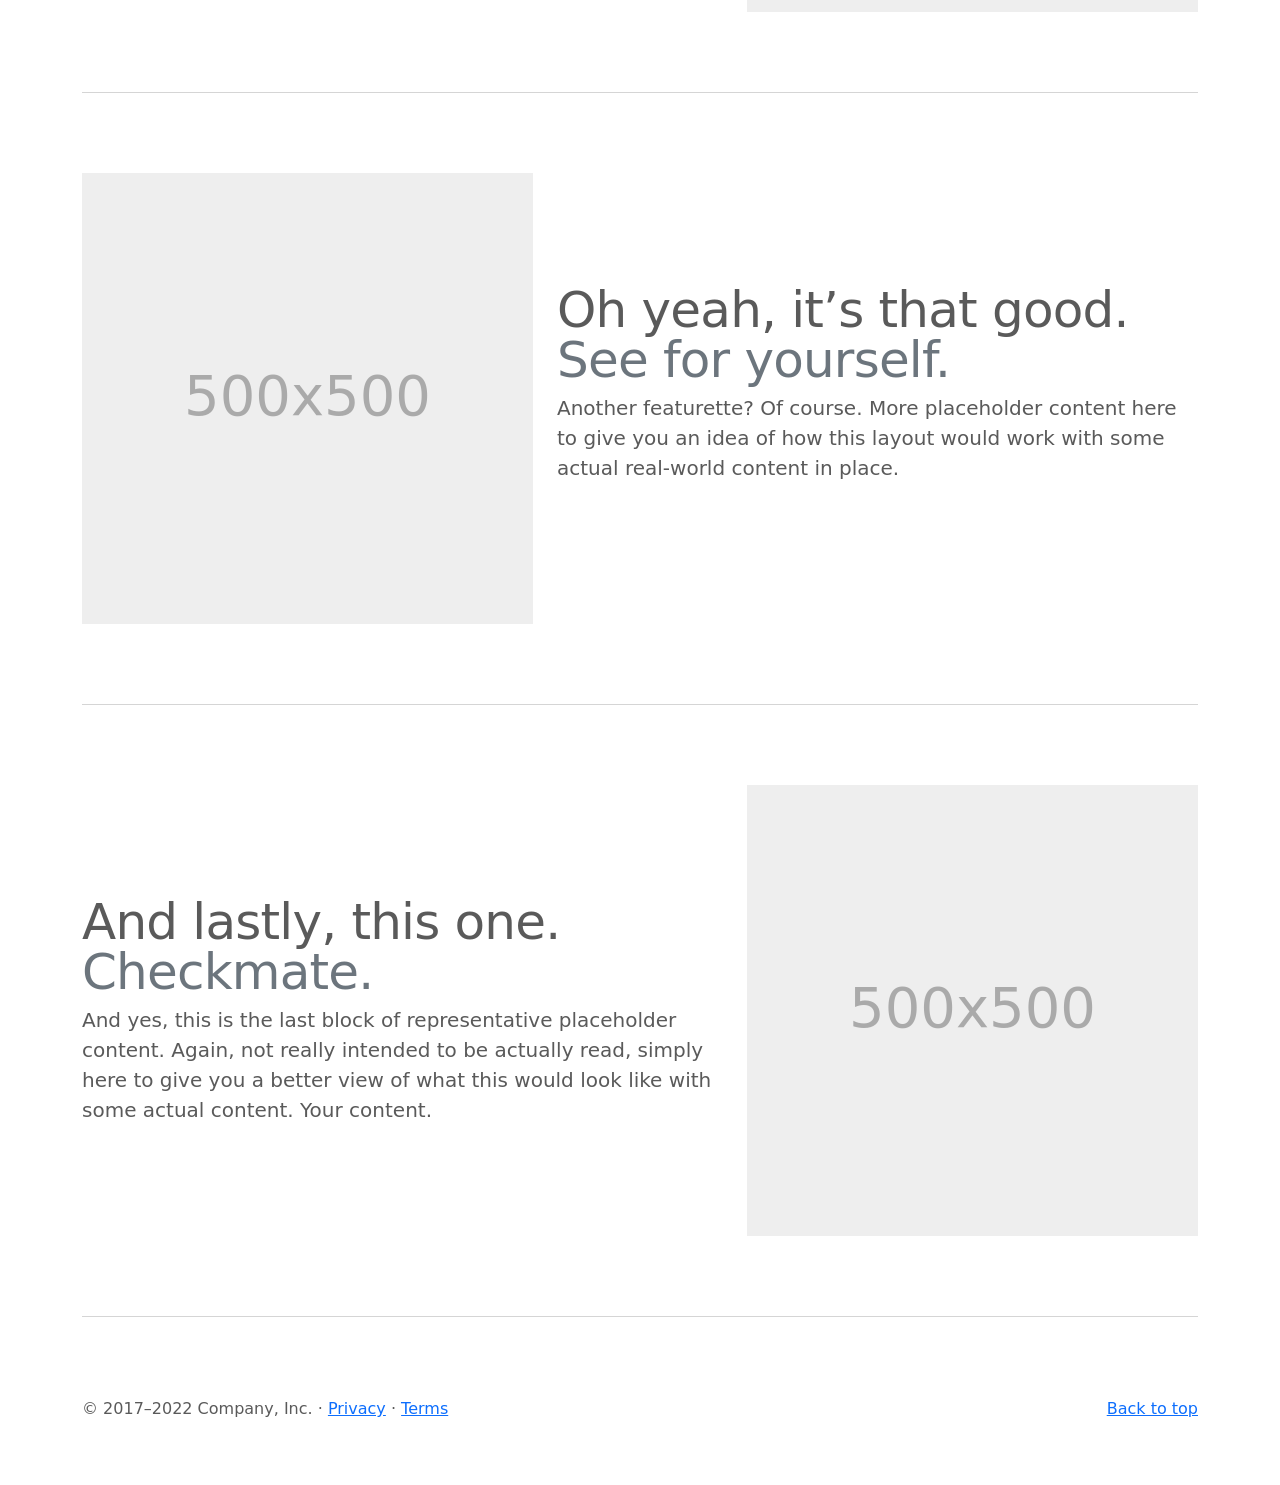
<file: Academy-Cinemas/bootstrap-5.2.3-examples/carousel/index.html>
<!doctype html>
<html lang="en">
  <head>
    <meta charset="utf-8">
    <meta name="viewport" content="width=device-width, initial-scale=1">
    <meta name="description" content="">
    <meta name="author" content="Mark Otto, Jacob Thornton, and Bootstrap contributors">
    <meta name="generator" content="Hugo 0.104.2">
    <title>Carousel Template · Bootstrap v5.2</title>

    <link rel="canonical" href="https://getbootstrap.com/docs/5.2/examples/carousel/">

    

    

<link href="../assets/dist/css/bootstrap.min.css" rel="stylesheet">

    <style>
      .bd-placeholder-img {
        font-size: 1.125rem;
        text-anchor: middle;
        -webkit-user-select: none;
        -moz-user-select: none;
        user-select: none;
      }

      @media (min-width: 768px) {
        .bd-placeholder-img-lg {
          font-size: 3.5rem;
        }
      }

      .b-example-divider {
        height: 3rem;
        background-color: rgba(0, 0, 0, .1);
        border: solid rgba(0, 0, 0, .15);
        border-width: 1px 0;
        box-shadow: inset 0 .5em 1.5em rgba(0, 0, 0, .1), inset 0 .125em .5em rgba(0, 0, 0, .15);
      }

      .b-example-vr {
        flex-shrink: 0;
        width: 1.5rem;
        height: 100vh;
      }

      .bi {
        vertical-align: -.125em;
        fill: currentColor;
      }

      .nav-scroller {
        position: relative;
        z-index: 2;
        height: 2.75rem;
        overflow-y: hidden;
      }

      .nav-scroller .nav {
        display: flex;
        flex-wrap: nowrap;
        padding-bottom: 1rem;
        margin-top: -1px;
        overflow-x: auto;
        text-align: center;
        white-space: nowrap;
        -webkit-overflow-scrolling: touch;
      }
    </style>

    
    <!-- Custom styles for this template -->
    <link href="carousel.css" rel="stylesheet">
  </head>
  <body>
    
<header>
  <nav class="navbar navbar-expand-md navbar-dark fixed-top bg-dark">
    <div class="container-fluid">
      <a class="navbar-brand" href="#">Carousel</a>
      <button class="navbar-toggler" type="button" data-bs-toggle="collapse" data-bs-target="#navbarCollapse" aria-controls="navbarCollapse" aria-expanded="false" aria-label="Toggle navigation">
        <span class="navbar-toggler-icon"></span>
      </button>
      <div class="collapse navbar-collapse" id="navbarCollapse">
        <ul class="navbar-nav me-auto mb-2 mb-md-0">
          <li class="nav-item">
            <a class="nav-link active" aria-current="page" href="#">Home</a>
          </li>
          <li class="nav-item">
            <a class="nav-link" href="#">Link</a>
          </li>
          <li class="nav-item">
            <a class="nav-link disabled">Disabled</a>
          </li>
        </ul>
        <form class="d-flex" role="search">
          <input class="form-control me-2" type="search" placeholder="Search" aria-label="Search">
          <button class="btn btn-outline-success" type="submit">Search</button>
        </form>
      </div>
    </div>
  </nav>
</header>

<main>

  <div id="myCarousel" class="carousel slide" data-bs-ride="carousel">
    <div class="carousel-indicators">
      <button type="button" data-bs-target="#myCarousel" data-bs-slide-to="0" class="active" aria-current="true" aria-label="Slide 1"></button>
      <button type="button" data-bs-target="#myCarousel" data-bs-slide-to="1" aria-label="Slide 2"></button>
      <button type="button" data-bs-target="#myCarousel" data-bs-slide-to="2" aria-label="Slide 3"></button>
    </div>
    <div class="carousel-inner">
      <div class="carousel-item active">
        <svg class="bd-placeholder-img" width="100%" height="100%" xmlns="http://www.w3.org/2000/svg" aria-hidden="true" preserveAspectRatio="xMidYMid slice" focusable="false"><rect width="100%" height="100%" fill="#777"/></svg>

        <div class="container">
          <div class="carousel-caption text-start">
            <h1>Example headline.</h1>
            <p>Some representative placeholder content for the first slide of the carousel.</p>
            <p><a class="btn btn-lg btn-primary" href="#">Sign up today</a></p>
          </div>
        </div>
      </div>
      <div class="carousel-item">
        <svg class="bd-placeholder-img" width="100%" height="100%" xmlns="http://www.w3.org/2000/svg" aria-hidden="true" preserveAspectRatio="xMidYMid slice" focusable="false"><rect width="100%" height="100%" fill="#777"/></svg>

        <div class="container">
          <div class="carousel-caption">
            <h1>Another example headline.</h1>
            <p>Some representative placeholder content for the second slide of the carousel.</p>
            <p><a class="btn btn-lg btn-primary" href="#">Learn more</a></p>
          </div>
        </div>
      </div>
      <div class="carousel-item">
        <svg class="bd-placeholder-img" width="100%" height="100%" xmlns="http://www.w3.org/2000/svg" aria-hidden="true" preserveAspectRatio="xMidYMid slice" focusable="false"><rect width="100%" height="100%" fill="#777"/></svg>

        <div class="container">
          <div class="carousel-caption text-end">
            <h1>One more for good measure.</h1>
            <p>Some representative placeholder content for the third slide of this carousel.</p>
            <p><a class="btn btn-lg btn-primary" href="#">Browse gallery</a></p>
          </div>
        </div>
      </div>
    </div>
    <button class="carousel-control-prev" type="button" data-bs-target="#myCarousel" data-bs-slide="prev">
      <span class="carousel-control-prev-icon" aria-hidden="true"></span>
      <span class="visually-hidden">Previous</span>
    </button>
    <button class="carousel-control-next" type="button" data-bs-target="#myCarousel" data-bs-slide="next">
      <span class="carousel-control-next-icon" aria-hidden="true"></span>
      <span class="visually-hidden">Next</span>
    </button>
  </div>


  <!-- Marketing messaging and featurettes
  ================================================== -->
  <!-- Wrap the rest of the page in another container to center all the content. -->

  <div class="container marketing">

    <!-- Three columns of text below the carousel -->
    <div class="row">
      <div class="col-lg-4">
        <svg class="bd-placeholder-img rounded-circle" width="140" height="140" xmlns="http://www.w3.org/2000/svg" role="img" aria-label="Placeholder: 140x140" preserveAspectRatio="xMidYMid slice" focusable="false"><title>Placeholder</title><rect width="100%" height="100%" fill="#777"/><text x="50%" y="50%" fill="#777" dy=".3em">140x140</text></svg>

        <h2 class="fw-normal">Heading</h2>
        <p>Some representative placeholder content for the three columns of text below the carousel. This is the first column.</p>
        <p><a class="btn btn-secondary" href="#">View details &raquo;</a></p>
      </div><!-- /.col-lg-4 -->
      <div class="col-lg-4">
        <svg class="bd-placeholder-img rounded-circle" width="140" height="140" xmlns="http://www.w3.org/2000/svg" role="img" aria-label="Placeholder: 140x140" preserveAspectRatio="xMidYMid slice" focusable="false"><title>Placeholder</title><rect width="100%" height="100%" fill="#777"/><text x="50%" y="50%" fill="#777" dy=".3em">140x140</text></svg>

        <h2 class="fw-normal">Heading</h2>
        <p>Another exciting bit of representative placeholder content. This time, we've moved on to the second column.</p>
        <p><a class="btn btn-secondary" href="#">View details &raquo;</a></p>
      </div><!-- /.col-lg-4 -->
      <div class="col-lg-4">
        <svg class="bd-placeholder-img rounded-circle" width="140" height="140" xmlns="http://www.w3.org/2000/svg" role="img" aria-label="Placeholder: 140x140" preserveAspectRatio="xMidYMid slice" focusable="false"><title>Placeholder</title><rect width="100%" height="100%" fill="#777"/><text x="50%" y="50%" fill="#777" dy=".3em">140x140</text></svg>

        <h2 class="fw-normal">Heading</h2>
        <p>And lastly this, the third column of representative placeholder content.</p>
        <p><a class="btn btn-secondary" href="#">View details &raquo;</a></p>
      </div><!-- /.col-lg-4 -->
    </div><!-- /.row -->


    <!-- START THE FEATURETTES -->

    <hr class="featurette-divider">

    <div class="row featurette">
      <div class="col-md-7">
        <h2 class="featurette-heading fw-normal lh-1">First featurette heading. <span class="text-muted">It’ll blow your mind.</span></h2>
        <p class="lead">Some great placeholder content for the first featurette here. Imagine some exciting prose here.</p>
      </div>
      <div class="col-md-5">
        <svg class="bd-placeholder-img bd-placeholder-img-lg featurette-image img-fluid mx-auto" width="500" height="500" xmlns="http://www.w3.org/2000/svg" role="img" aria-label="Placeholder: 500x500" preserveAspectRatio="xMidYMid slice" focusable="false"><title>Placeholder</title><rect width="100%" height="100%" fill="#eee"/><text x="50%" y="50%" fill="#aaa" dy=".3em">500x500</text></svg>

      </div>
    </div>

    <hr class="featurette-divider">

    <div class="row featurette">
      <div class="col-md-7 order-md-2">
        <h2 class="featurette-heading fw-normal lh-1">Oh yeah, it’s that good. <span class="text-muted">See for yourself.</span></h2>
        <p class="lead">Another featurette? Of course. More placeholder content here to give you an idea of how this layout would work with some actual real-world content in place.</p>
      </div>
      <div class="col-md-5 order-md-1">
        <svg class="bd-placeholder-img bd-placeholder-img-lg featurette-image img-fluid mx-auto" width="500" height="500" xmlns="http://www.w3.org/2000/svg" role="img" aria-label="Placeholder: 500x500" preserveAspectRatio="xMidYMid slice" focusable="false"><title>Placeholder</title><rect width="100%" height="100%" fill="#eee"/><text x="50%" y="50%" fill="#aaa" dy=".3em">500x500</text></svg>

      </div>
    </div>

    <hr class="featurette-divider">

    <div class="row featurette">
      <div class="col-md-7">
        <h2 class="featurette-heading fw-normal lh-1">And lastly, this one. <span class="text-muted">Checkmate.</span></h2>
        <p class="lead">And yes, this is the last block of representative placeholder content. Again, not really intended to be actually read, simply here to give you a better view of what this would look like with some actual content. Your content.</p>
      </div>
      <div class="col-md-5">
        <svg class="bd-placeholder-img bd-placeholder-img-lg featurette-image img-fluid mx-auto" width="500" height="500" xmlns="http://www.w3.org/2000/svg" role="img" aria-label="Placeholder: 500x500" preserveAspectRatio="xMidYMid slice" focusable="false"><title>Placeholder</title><rect width="100%" height="100%" fill="#eee"/><text x="50%" y="50%" fill="#aaa" dy=".3em">500x500</text></svg>

      </div>
    </div>

    <hr class="featurette-divider">

    <!-- /END THE FEATURETTES -->

  </div><!-- /.container -->


  <!-- FOOTER -->
  <footer class="container">
    <p class="float-end"><a href="#">Back to top</a></p>
    <p>&copy; 2017–2022 Company, Inc. &middot; <a href="#">Privacy</a> &middot; <a href="#">Terms</a></p>
  </footer>
</main>


    <script src="../assets/dist/js/bootstrap.bundle.min.js"></script>

      
  </body>
</html>
</file>
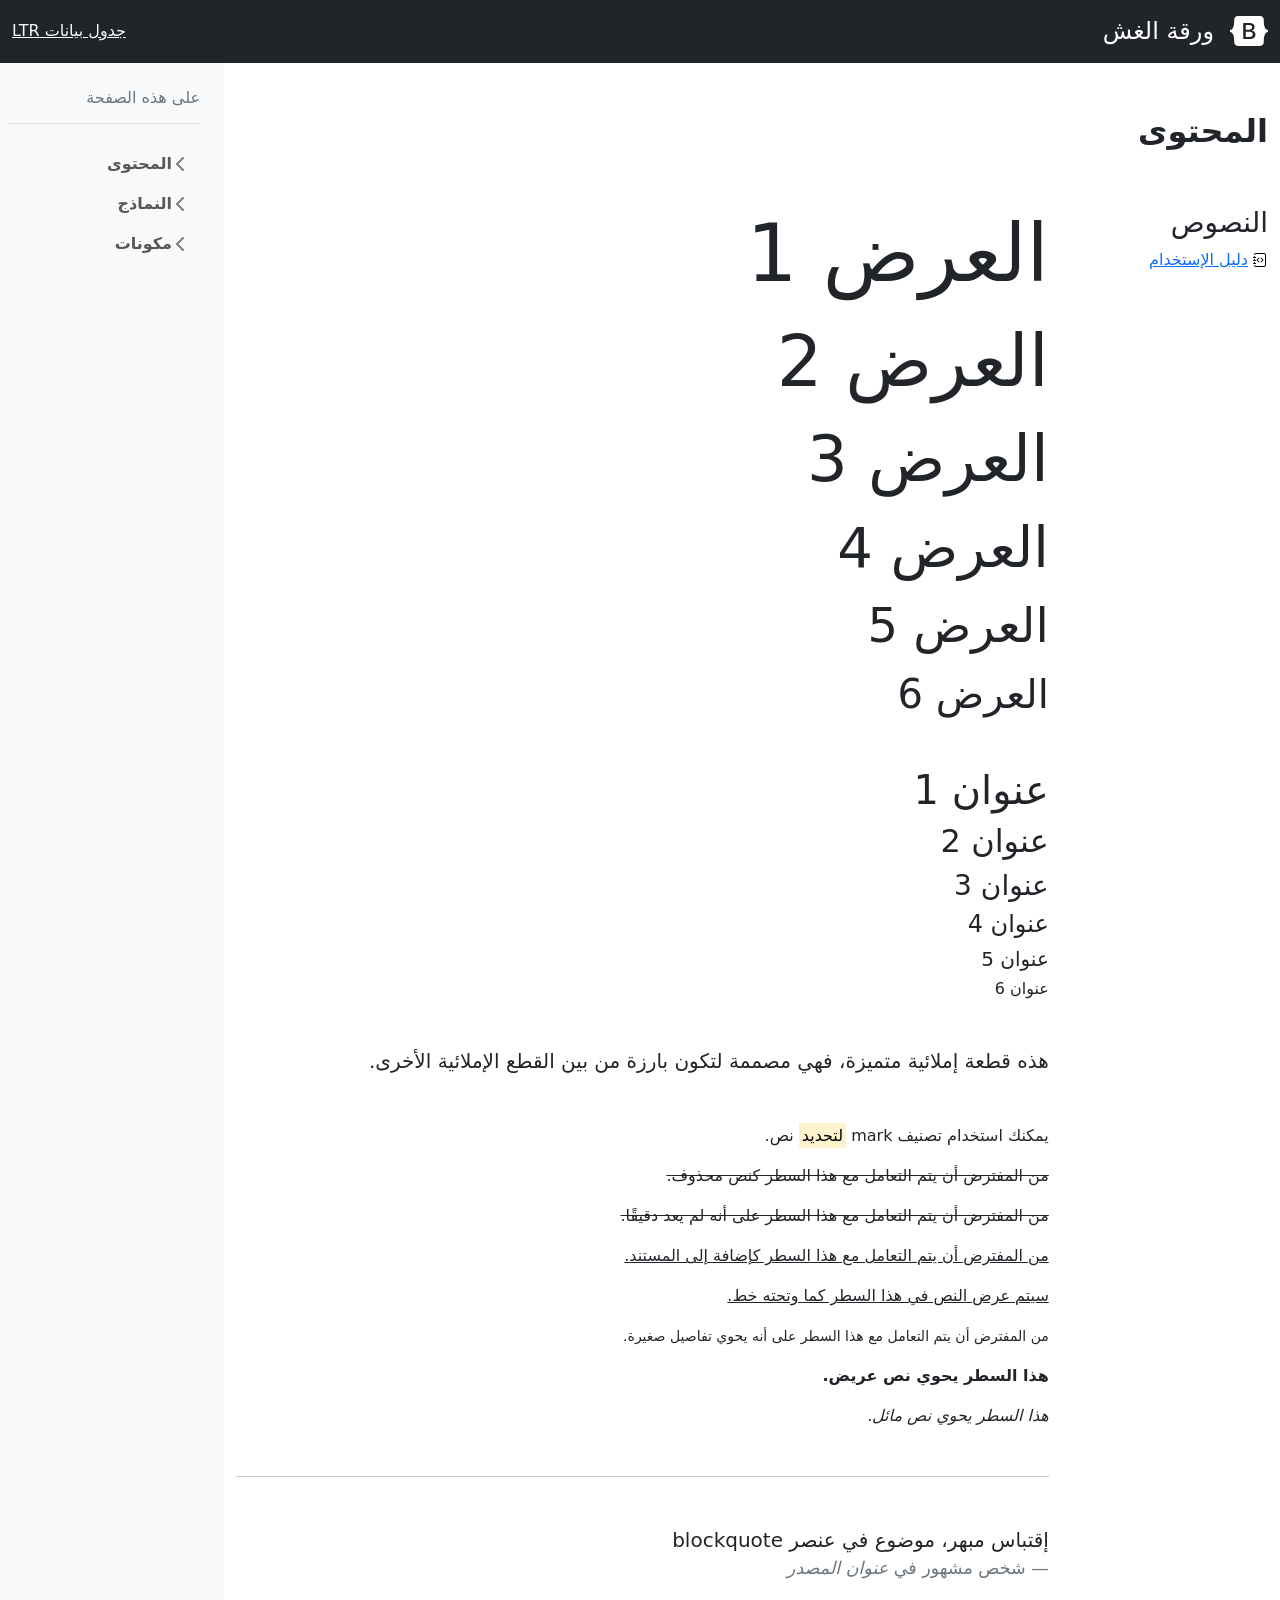
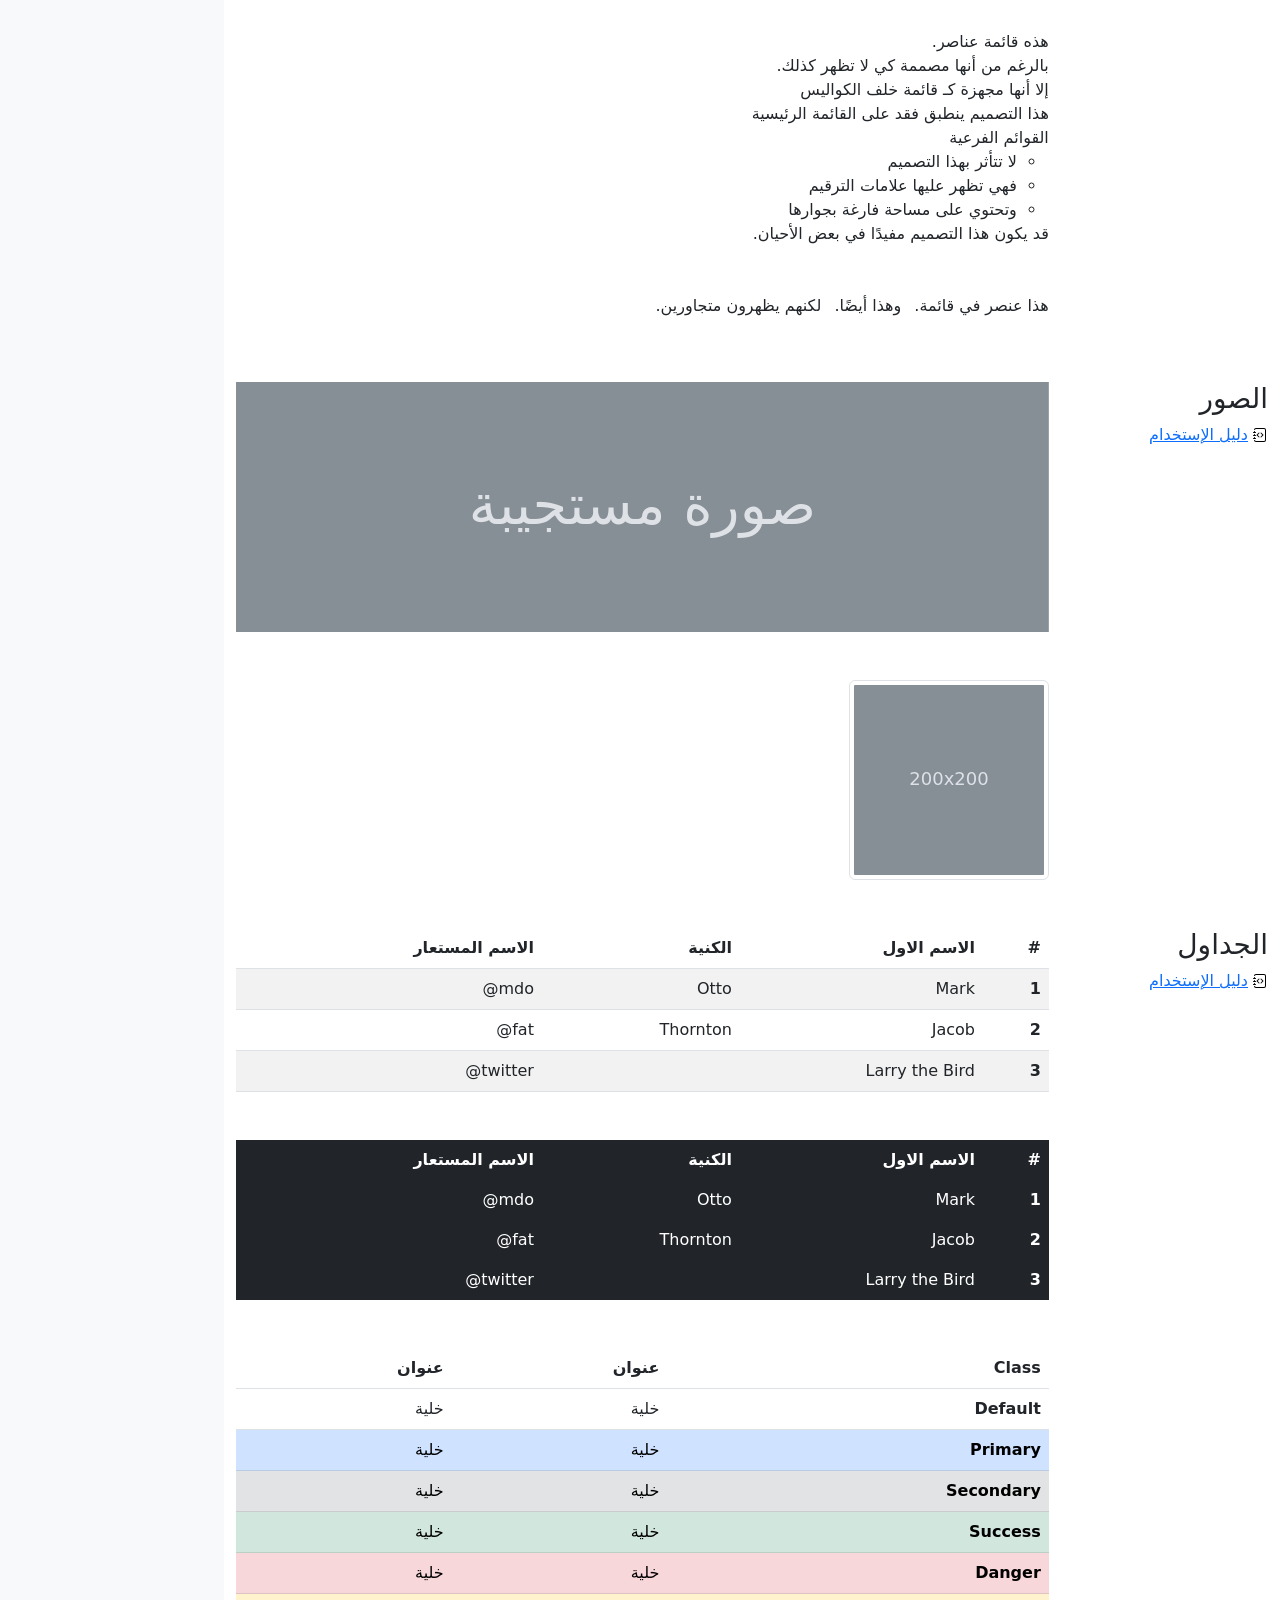
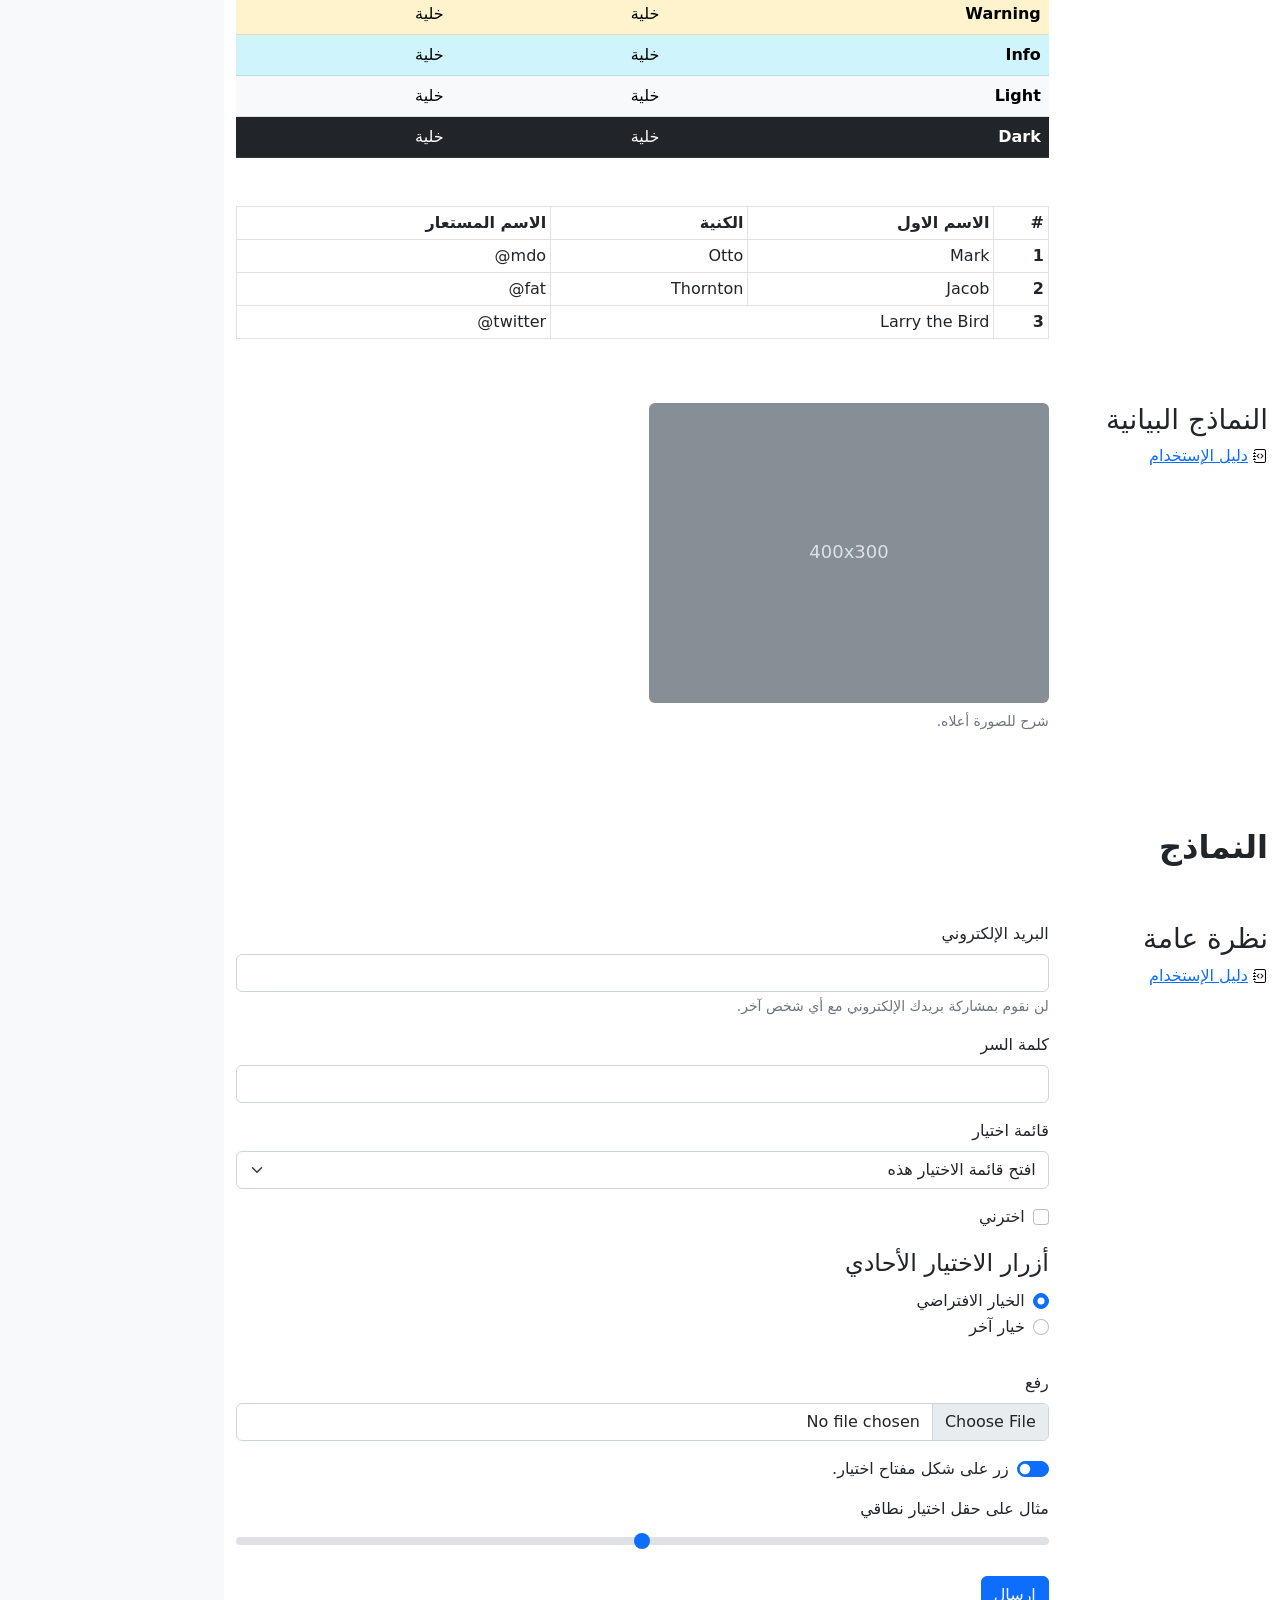
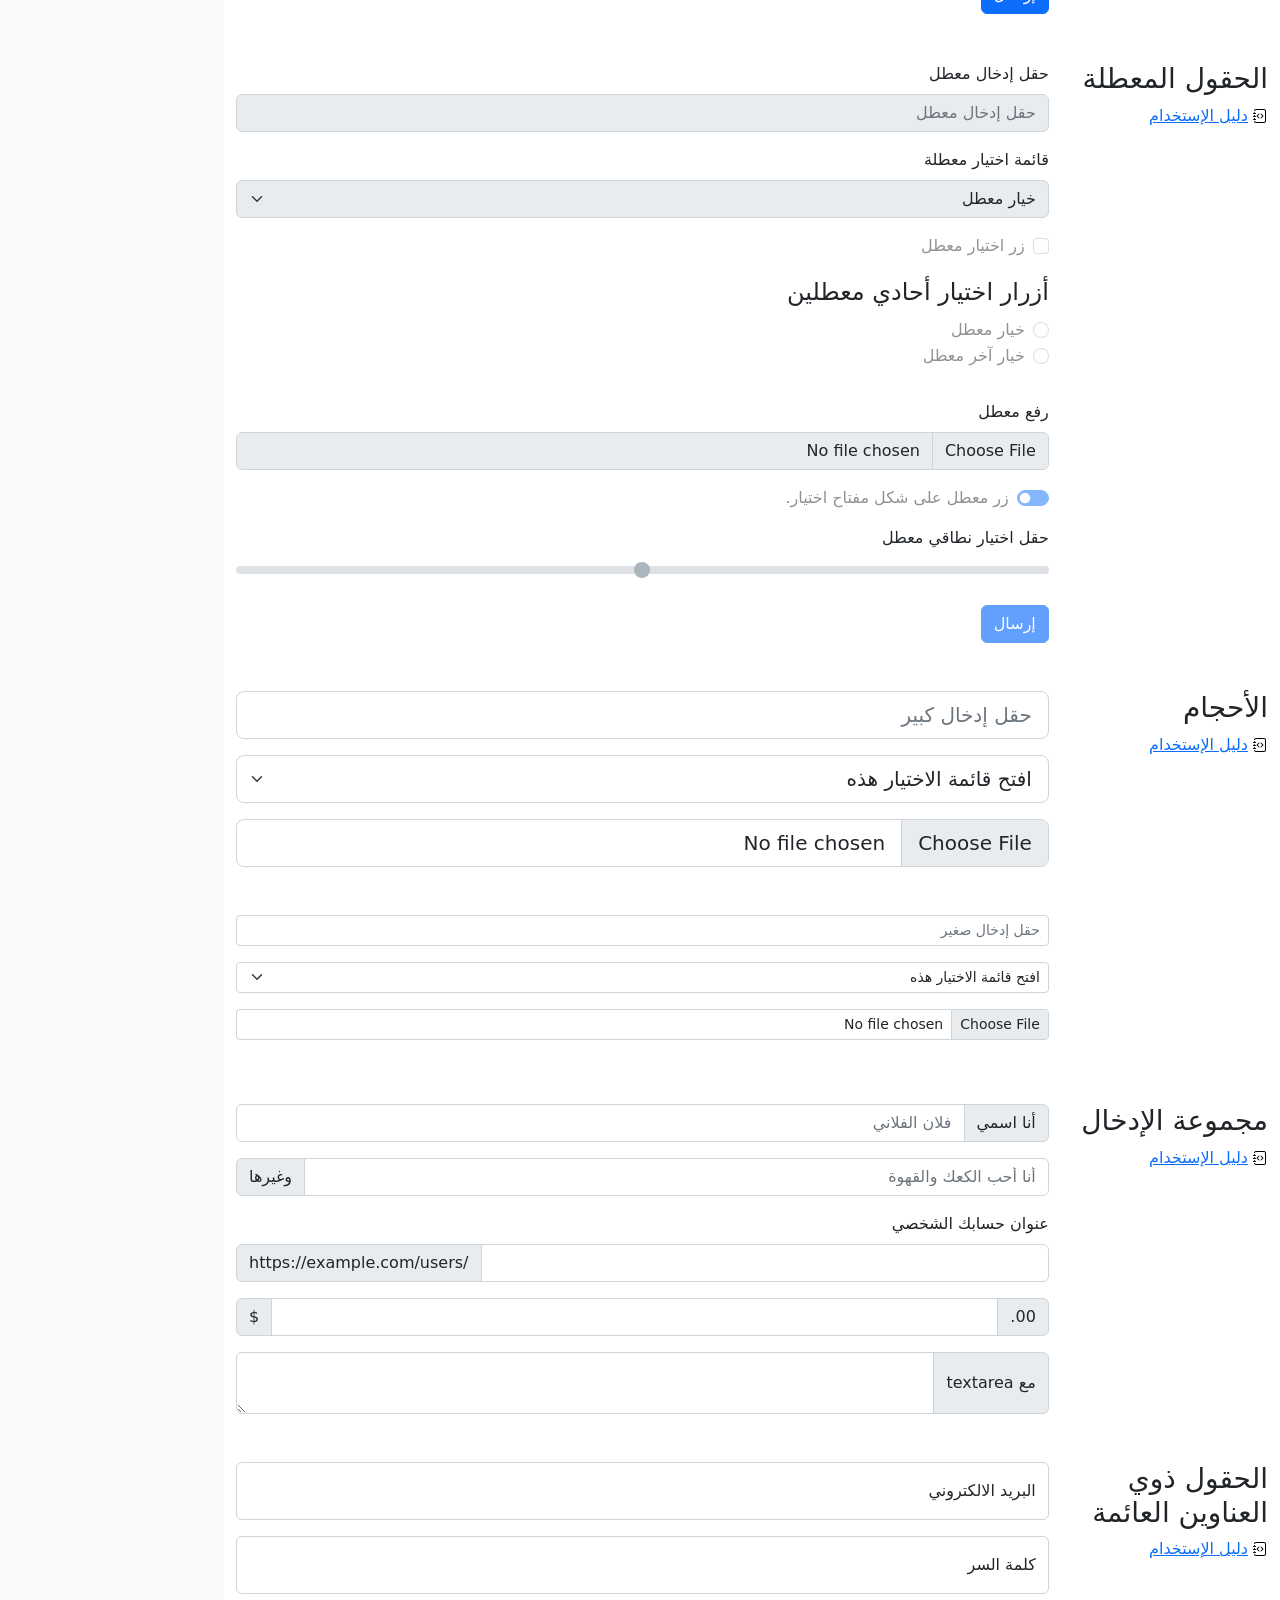
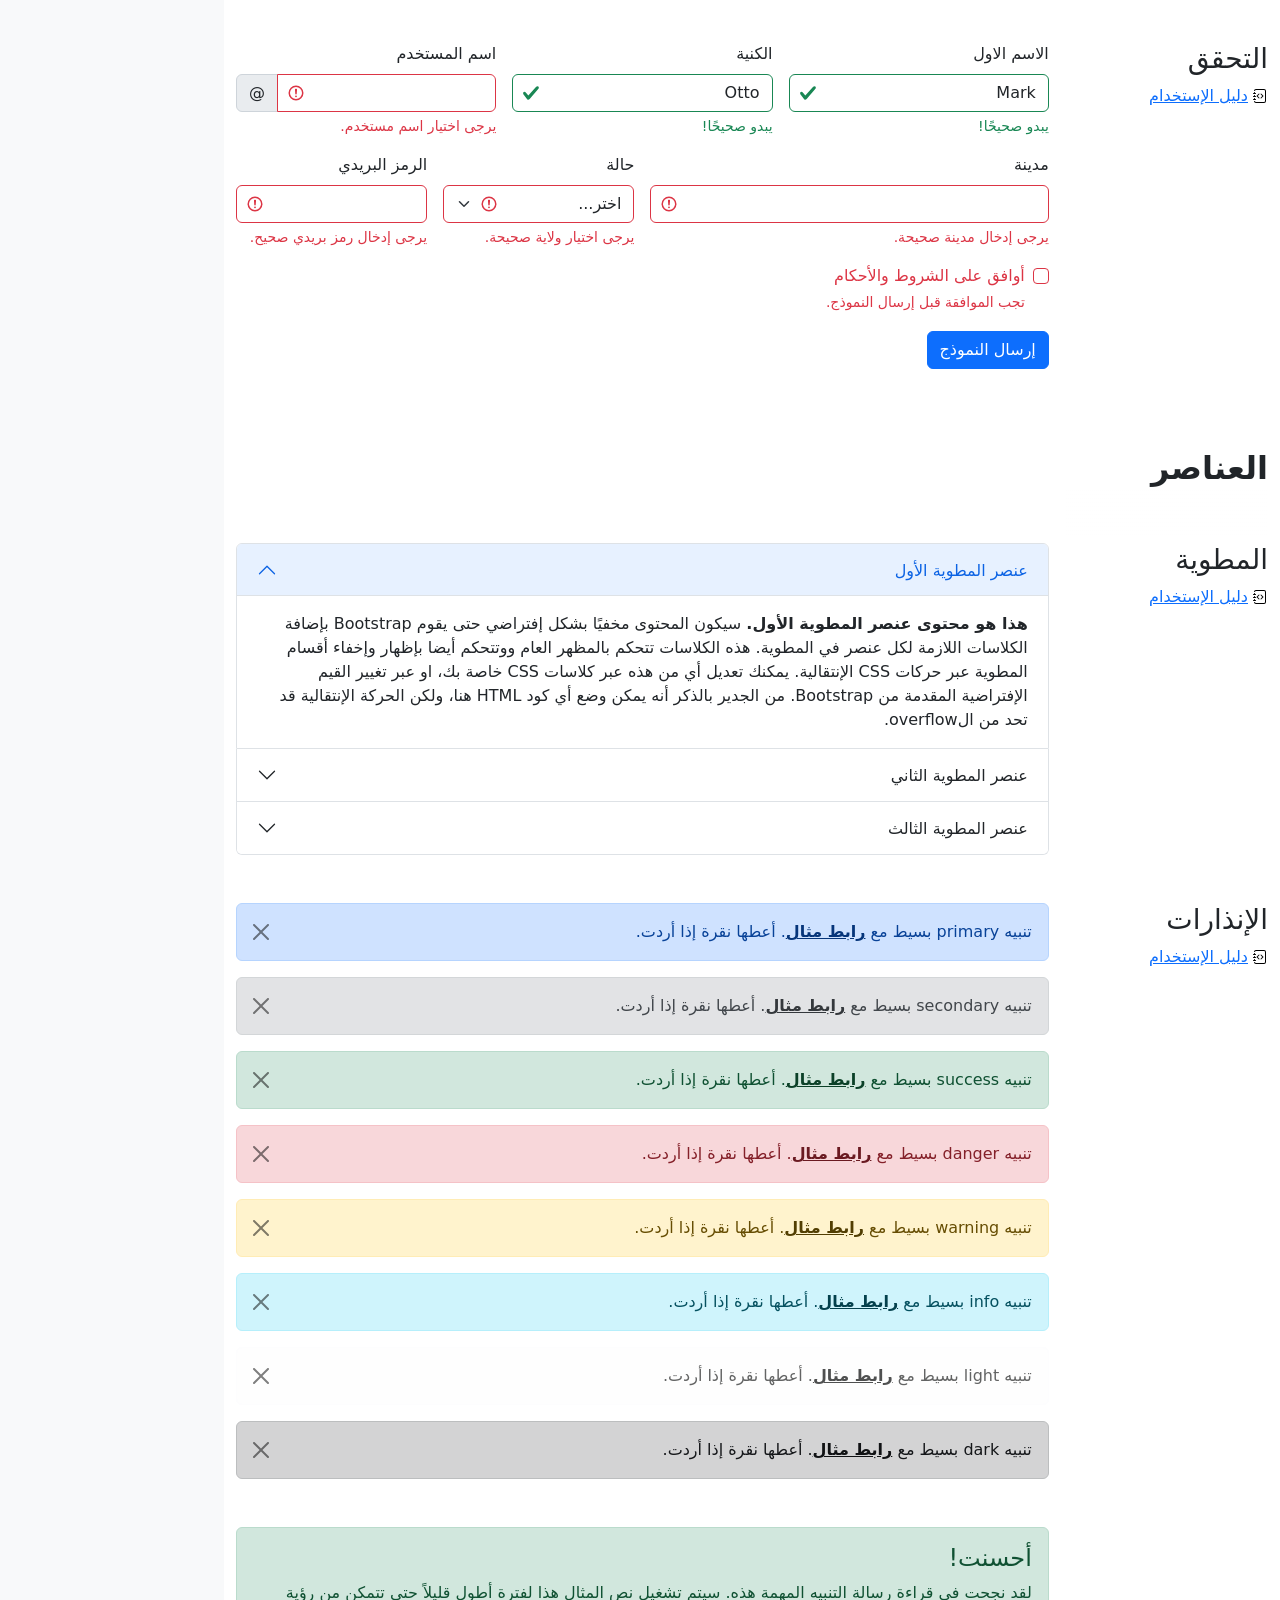
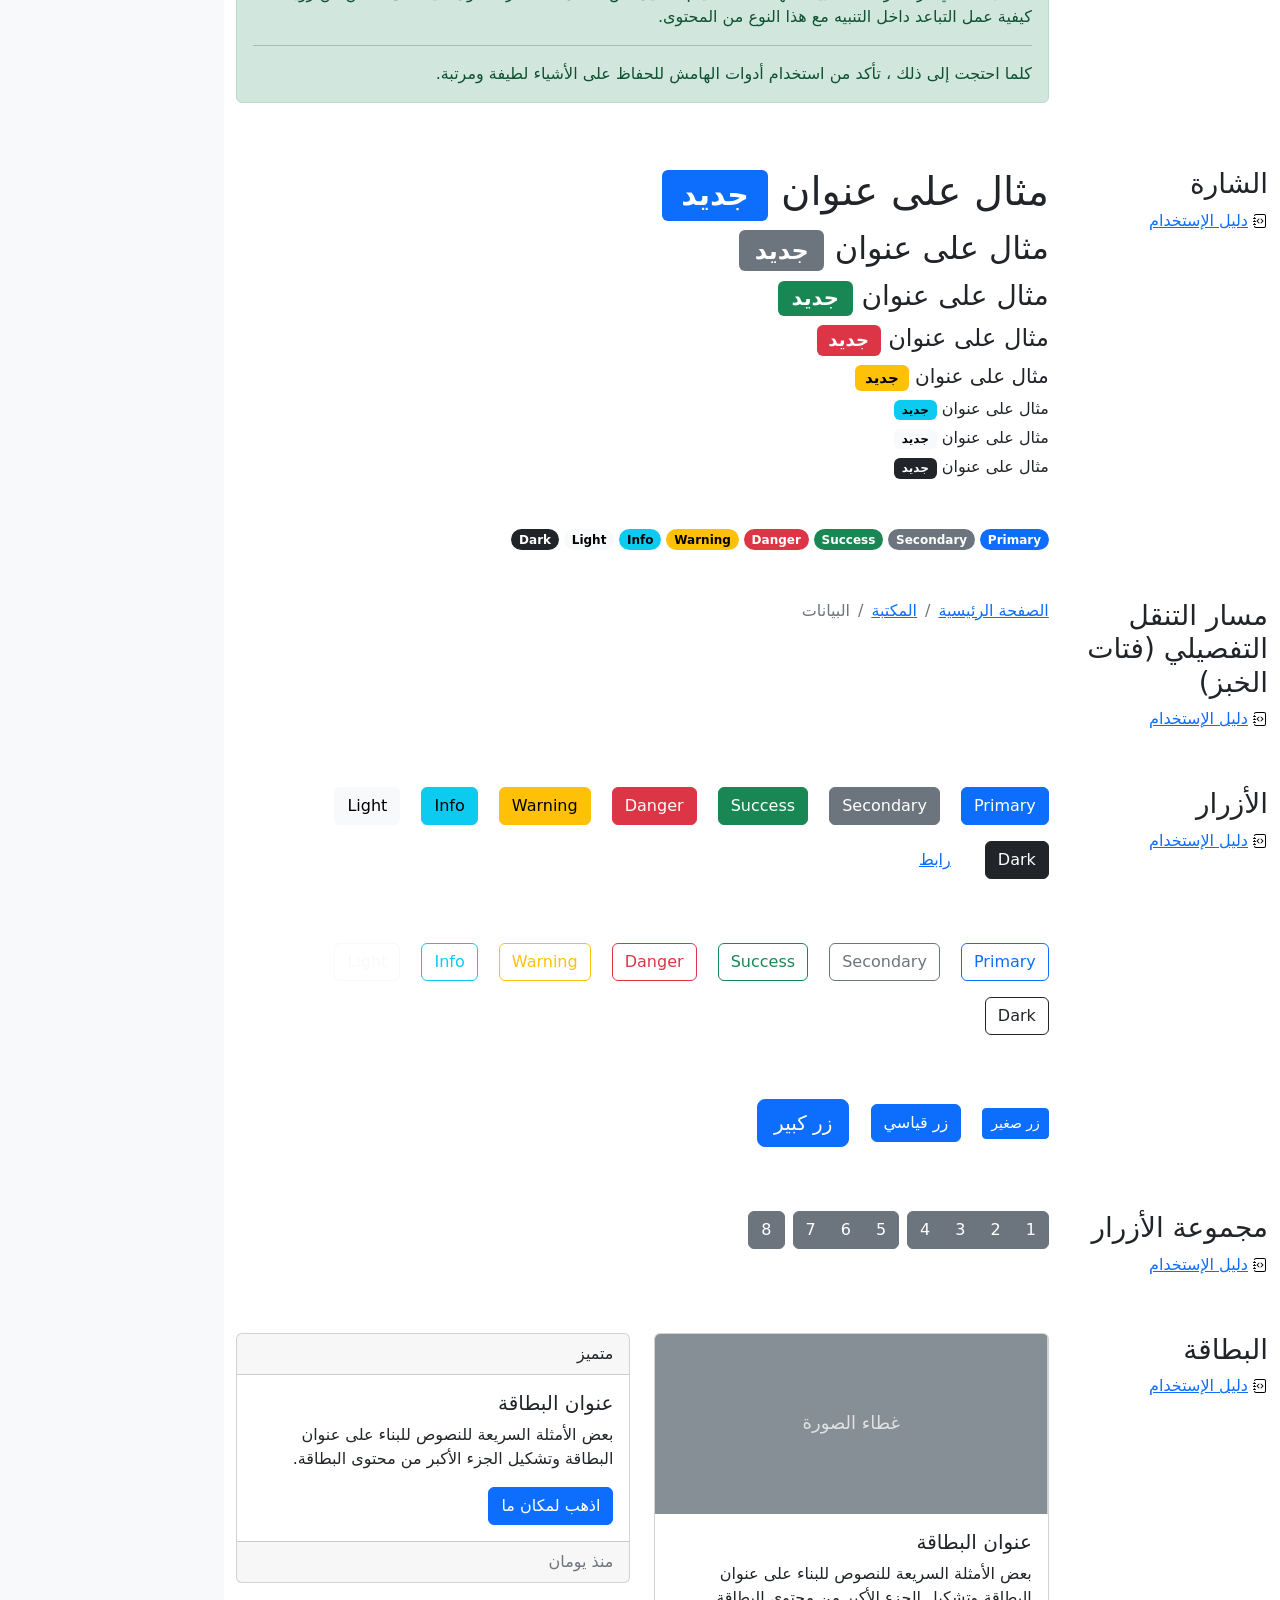
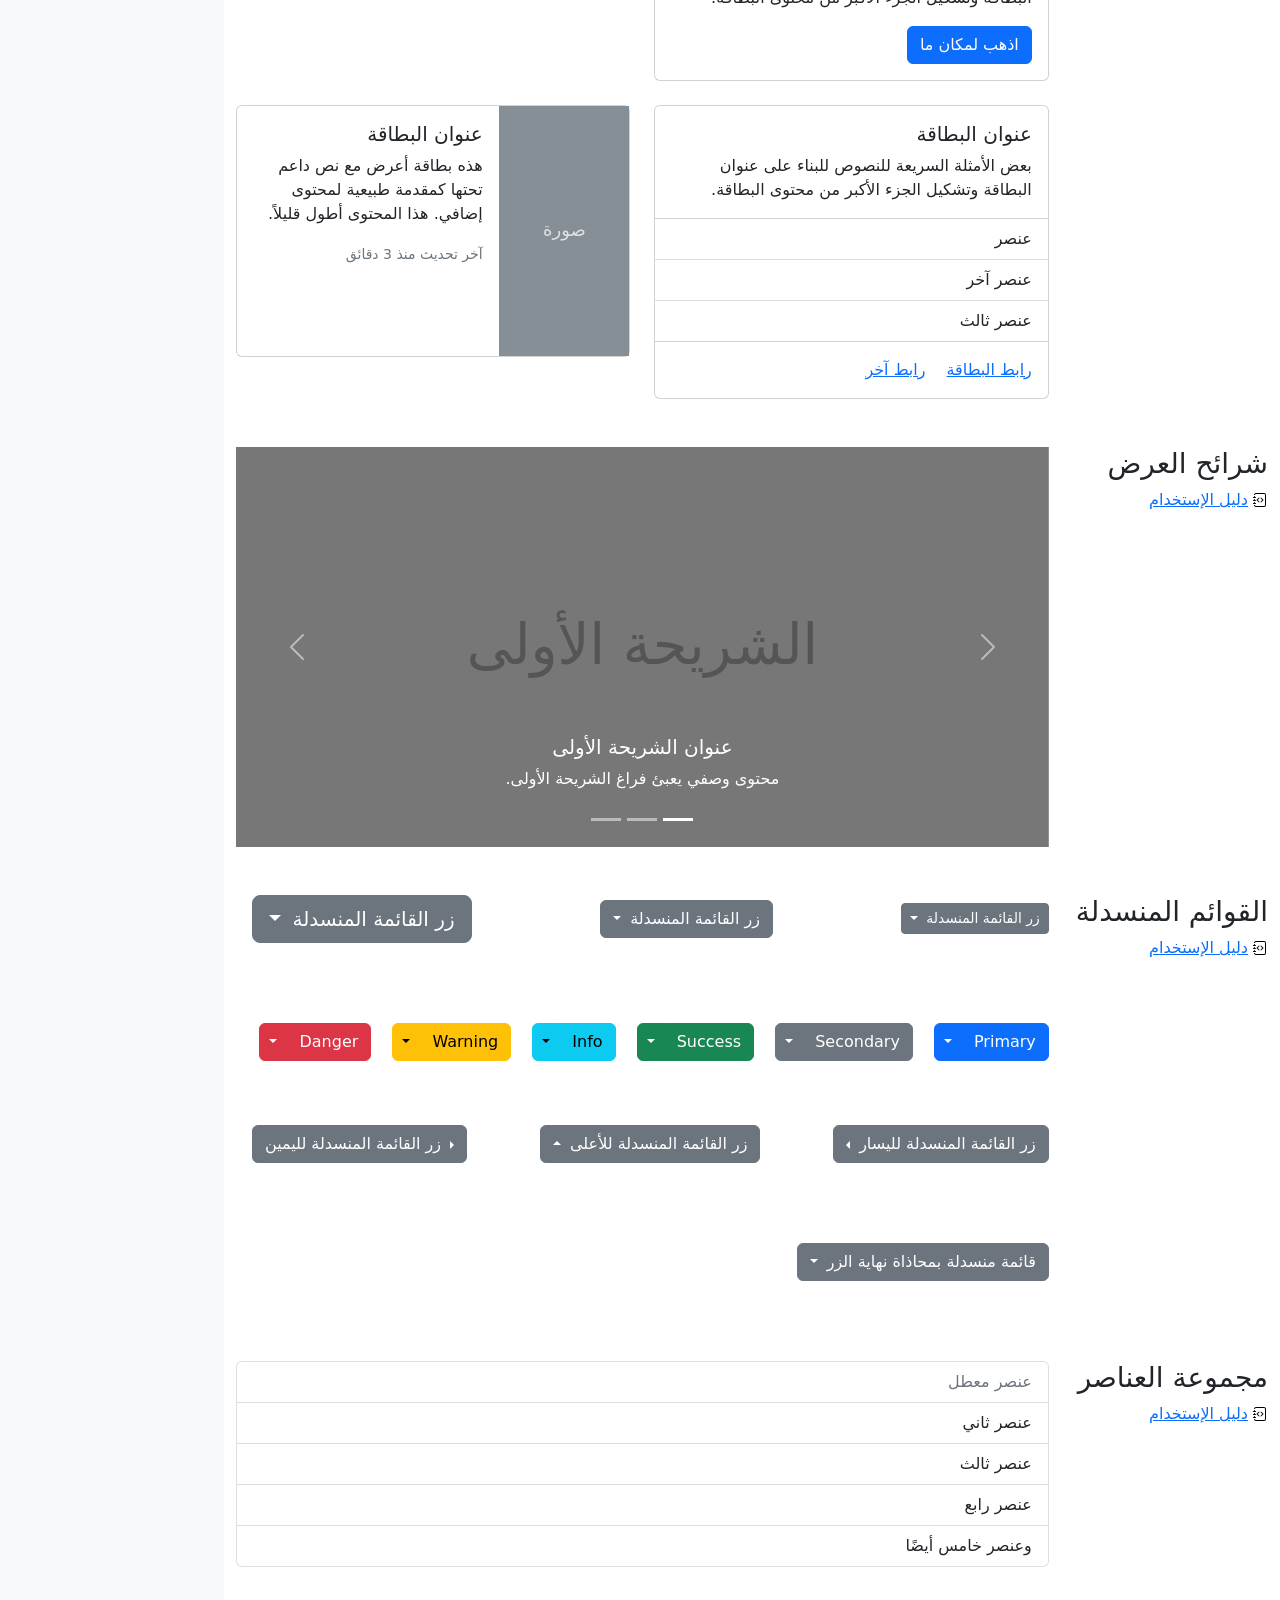
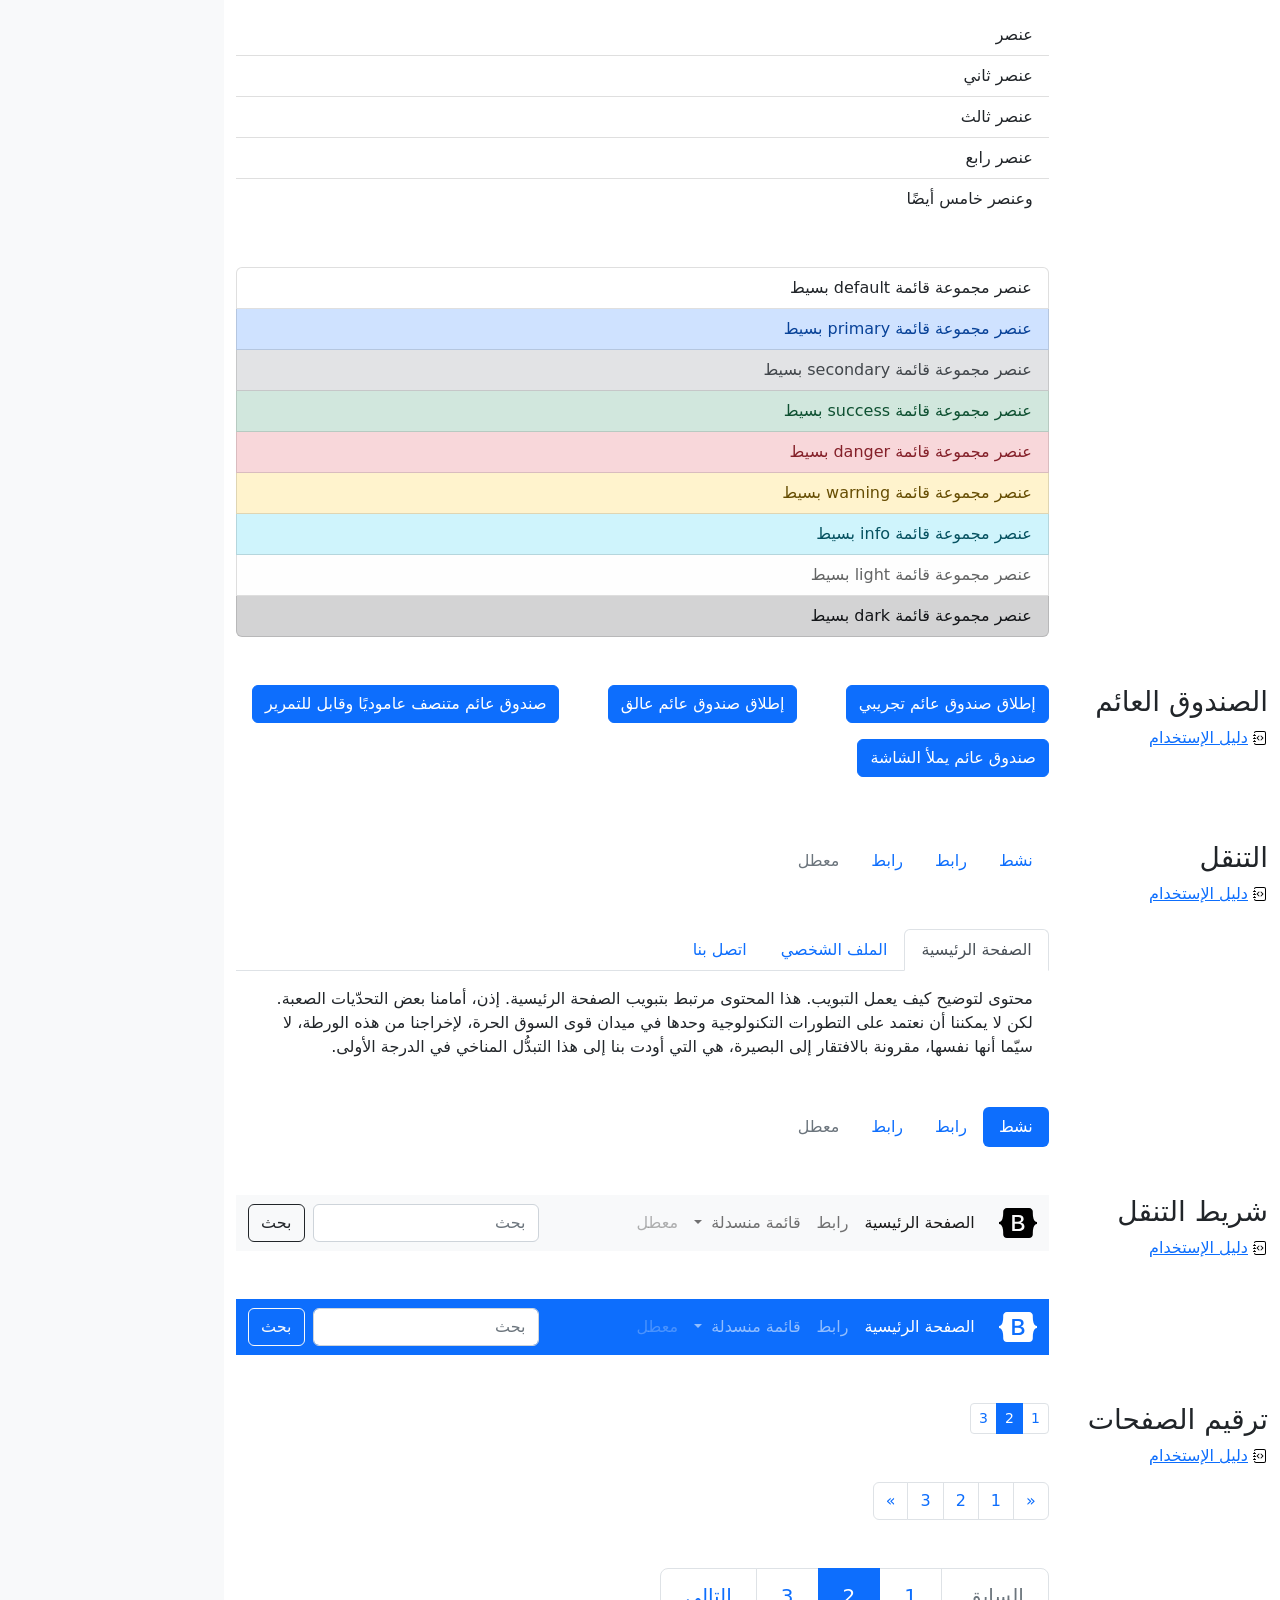
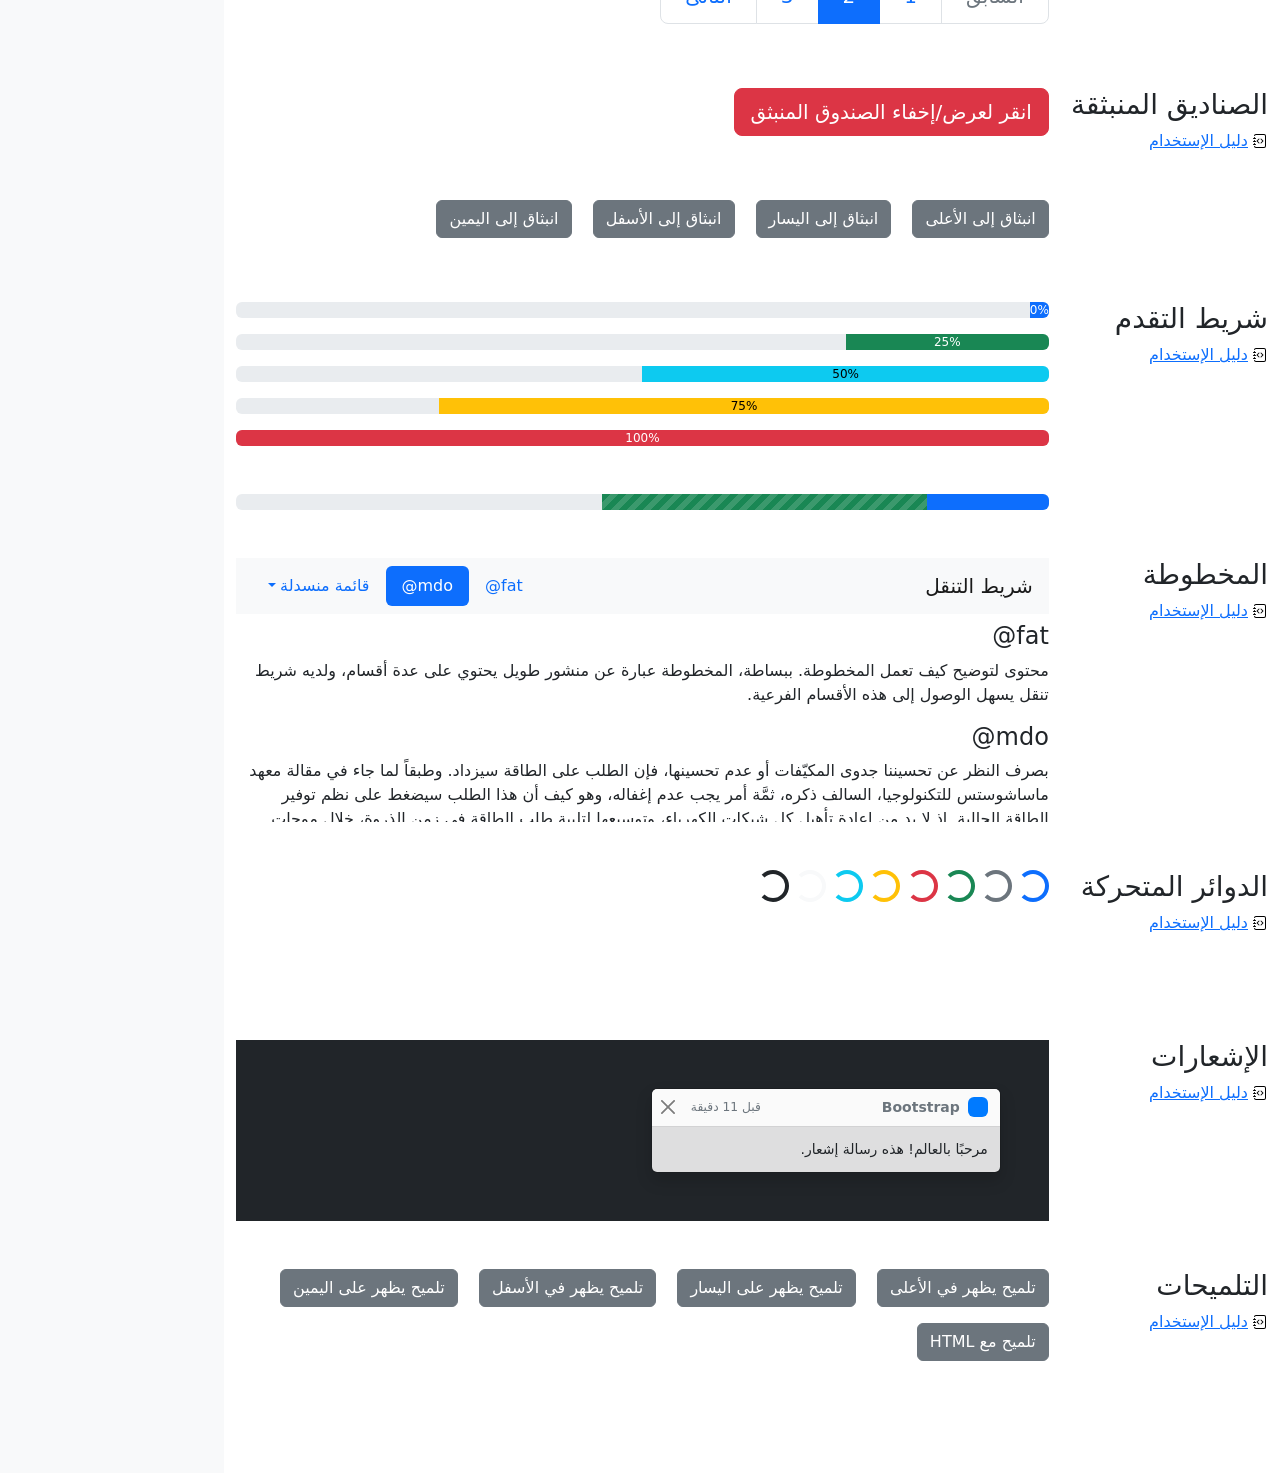
<file: Academy-Cinemas/bootstrap-5.2.3-examples/cheatsheet-rtl/index.html>
<!doctype html>
<html lang="ar" dir="rtl">
  <head>
    <meta charset="utf-8">
    <meta name="viewport" content="width=device-width, initial-scale=1">
    <meta name="description" content="">
    <meta name="author" content="Mark Otto, Jacob Thornton, and Bootstrap contributors">
    <meta name="generator" content="Hugo 0.104.2">
    <title>ورقة الغش · Bootstrap v5.2</title>

    <link rel="canonical" href="https://getbootstrap.com/docs/5.2/examples/cheatsheet-rtl/">

    

    

<link href="../assets/dist/css/bootstrap.rtl.min.css" rel="stylesheet">

    <style>
      .bd-placeholder-img {
        font-size: 1.125rem;
        text-anchor: middle;
        -webkit-user-select: none;
        -moz-user-select: none;
        user-select: none;
      }

      @media (min-width: 768px) {
        .bd-placeholder-img-lg {
          font-size: 3.5rem;
        }
      }

      .b-example-divider {
        height: 3rem;
        background-color: rgba(0, 0, 0, .1);
        border: solid rgba(0, 0, 0, .15);
        border-width: 1px 0;
        box-shadow: inset 0 .5em 1.5em rgba(0, 0, 0, .1), inset 0 .125em .5em rgba(0, 0, 0, .15);
      }

      .b-example-vr {
        flex-shrink: 0;
        width: 1.5rem;
        height: 100vh;
      }

      .bi {
        vertical-align: -.125em;
        fill: currentColor;
      }

      .nav-scroller {
        position: relative;
        z-index: 2;
        height: 2.75rem;
        overflow-y: hidden;
      }

      .nav-scroller .nav {
        display: flex;
        flex-wrap: nowrap;
        padding-bottom: 1rem;
        margin-top: -1px;
        overflow-x: auto;
        text-align: center;
        white-space: nowrap;
        -webkit-overflow-scrolling: touch;
      }
    </style>

    
    <!-- Custom styles for this template -->
    <link href="../cheatsheet/cheatsheet.rtl.css" rel="stylesheet">
  </head>
  <body class="bg-light">
    
<header class="bd-header bg-dark py-3 d-flex align-items-stretch border-bottom border-dark">
  <div class="container-fluid d-flex align-items-center">
    <h1 class="d-flex align-items-center fs-4 text-white mb-0">
      <img src="../assets/brand/bootstrap-logo-white.svg" width="38" height="30" class="me-3" alt="Bootstrap">
      ورقة الغش
    </h1>
    <a href="../examples/cheatsheet/" class="ms-auto link-light" hreflang="en">جدول بيانات LTR</a>
  </div>
</header>
<aside class="bd-aside sticky-xl-top text-muted align-self-start mb-3 mb-xl-5 px-2">
  <h2 class="h6 pt-4 pb-3 mb-4 border-bottom">على هذه الصفحة</h2>
  <nav class="small" id="toc">
    <ul class="list-unstyled">
      <li class="my-2">
        <button class="btn d-inline-flex align-items-center collapsed border-0" data-bs-toggle="collapse" aria-expanded="false" data-bs-target="#contents-collapse" aria-controls="contents-collapse">المحتوى</button>
        <ul class="list-unstyled ps-3 collapse" id="contents-collapse">
          <li><a class="d-inline-flex align-items-center rounded text-decoration-none" href="#typography">النصوص</a></li>
          <li><a class="d-inline-flex align-items-center rounded text-decoration-none" href="#images">الصور</a></li>
          <li><a class="d-inline-flex align-items-center rounded text-decoration-none" href="#tables">الجداول</a></li>
          <li><a class="d-inline-flex align-items-center rounded text-decoration-none" href="#figures">النماذج البيانية</a></li>
        </ul>
      </li>
      <li class="my-2">
        <button class="btn d-inline-flex align-items-center collapsed border-0" data-bs-toggle="collapse" aria-expanded="false" data-bs-target="#forms-collapse" aria-controls="forms-collapse">النماذج</button>
        <ul class="list-unstyled ps-3 collapse" id="forms-collapse">
          <li><a class="d-inline-flex align-items-center rounded text-decoration-none" href="#overview">نظرة عامة</a></li>
          <li><a class="d-inline-flex align-items-center rounded text-decoration-none" href="#disabled-forms">الحقول المعطلة</a></li>
          <li><a class="d-inline-flex align-items-center rounded text-decoration-none" href="#sizing">الأحجام</a></li>
          <li><a class="d-inline-flex align-items-center rounded text-decoration-none" href="#input-group">مجموعة الإدخال</a></li>
          <li><a class="d-inline-flex align-items-center rounded text-decoration-none" href="#floating-labels">الحقول ذوي العناوين العائمة</a></li>
          <li><a class="d-inline-flex align-items-center rounded text-decoration-none" href="#validation">التحقق</a></li>
        </ul>
      </li>
      <li class="my-2">
        <button class="btn d-inline-flex align-items-center collapsed border-0" data-bs-toggle="collapse" aria-expanded="false" data-bs-target="#components-collapse" aria-controls="components-collapse">مكونات</button>
        <ul class="list-unstyled ps-3 collapse" id="components-collapse">
          <li><a class="d-inline-flex align-items-center rounded text-decoration-none" href="#accordion">المطوية</a></li>
          <li><a class="d-inline-flex align-items-center rounded text-decoration-none" href="#alerts">الإنذارات</a></li>
          <li><a class="d-inline-flex align-items-center rounded text-decoration-none" href="#badge">الشارة</a></li>
          <li><a class="d-inline-flex align-items-center rounded text-decoration-none" href="#breadcrumb">مسار التنقل التفصيلي</a></li>
          <li><a class="d-inline-flex align-items-center rounded text-decoration-none" href="#buttons">الأزرار</a></li>
          <li><a class="d-inline-flex align-items-center rounded text-decoration-none" href="#button-group">مجموعة الأزرار</a></li>
          <li><a class="d-inline-flex align-items-center rounded text-decoration-none" href="#card">البطاقة</a></li>
          <li><a class="d-inline-flex align-items-center rounded text-decoration-none" href="#carousel">شرائح العرض</a></li>
          <li><a class="d-inline-flex align-items-center rounded text-decoration-none" href="#dropdowns">القوائم المنسدلة</a></li>
          <li><a class="d-inline-flex align-items-center rounded text-decoration-none" href="#list-group">مجموعة العناصر</a></li>
          <li><a class="d-inline-flex align-items-center rounded text-decoration-none" href="#modal">الصندوق العائم</a></li>
          <li><a class="d-inline-flex align-items-center rounded text-decoration-none" href="#navs">التنقل</a></li>
          <li><a class="d-inline-flex align-items-center rounded text-decoration-none" href="#navbar">شريط التنقل</a></li>
          <li><a class="d-inline-flex align-items-center rounded text-decoration-none" href="#pagination">ترقيم الصفحات</a></li>
          <li><a class="d-inline-flex align-items-center rounded text-decoration-none" href="#popovers">الصناديق المنبثقة</a></li>
          <li><a class="d-inline-flex align-items-center rounded text-decoration-none" href="#progress">شريط التقدم</a></li>
          <li><a class="d-inline-flex align-items-center rounded text-decoration-none" href="#scrollspy">المخطوطة</a></li>
          <li><a class="d-inline-flex align-items-center rounded text-decoration-none" href="#spinners">الدوائر المتحركة</a></li>
          <li><a class="d-inline-flex align-items-center rounded text-decoration-none" href="#toasts">الإشعارات</a></li>
          <li><a class="d-inline-flex align-items-center rounded text-decoration-none" href="#tooltips">التلميحات</a></li>
        </ul>
      </li>
    </ul>
  </nav>
</aside>
<div class="bd-cheatsheet container-fluid bg-body">
  <section id="content">
    <h2 class="sticky-xl-top fw-bold pt-3 pt-xl-5 pb-2 pb-xl-3">المحتوى</h2>

    <article class="my-3" id="typography">
      <div class="bd-heading sticky-xl-top align-self-start mt-5 mb-3 mt-xl-0 mb-xl-2">
        <h3>النصوص</h3>
        <a class="d-flex align-items-center" hreflang="en" href="../content/typography/">دليل الإستخدام</a>
      </div>

      <div>
        <div class="bd-example-snippet bd-code-snippet"><div class="bd-example">
        <p class="display-1">العرض 1</p>
        <p class="display-2">العرض 2</p>
        <p class="display-3">العرض 3</p>
        <p class="display-4">العرض 4</p>
        <p class="display-5">العرض 5</p>
        <p class="display-6">العرض 6</p>
        </div></div>


        <div class="bd-example-snippet bd-code-snippet"><div class="bd-example">
        <p class="h1">عنوان 1</p>
        <p class="h2">عنوان 2</p>
        <p class="h3">عنوان 3</p>
        <p class="h4">عنوان 4</p>
        <p class="h5">عنوان 5</p>
        <p class="h6">عنوان 6</p>
        </div></div>


        <div class="bd-example-snippet bd-code-snippet"><div class="bd-example">
        <p class="lead">
          هذه قطعة إملائية متميزة، فهي مصممة لتكون بارزة من بين القطع الإملائية الأخرى.
        </p>
        </div></div>


        <div class="bd-example-snippet bd-code-snippet"><div class="bd-example">
        <p>يمكنك استخدام تصنيف mark <mark>لتحديد</mark> نص.</p>
        <p><del>من المفترض أن يتم التعامل مع هذا السطر كنص محذوف.</del></p>
        <p><s>من المفترض أن يتم التعامل مع هذا السطر على أنه لم يعد دقيقًا.</s></p>
        <p><ins>من المفترض أن يتم التعامل مع هذا السطر كإضافة إلى المستند.</ins></p>
        <p><u>سيتم عرض النص في هذا السطر كما وتحته خط.</u></p>
        <p><small>من المفترض أن يتم التعامل مع هذا السطر على أنه يحوي تفاصيل صغيرة.</small></p>
        <p><strong>هذا السطر يحوي نص عريض.</strong></p>
        <p><em>هذا السطر يحوي نص مائل.</em></p>
        </div></div>


        <div class="bd-example-snippet bd-code-snippet"><div class="bd-example">
        <hr>
        </div></div>


        <div class="bd-example-snippet bd-code-snippet"><div class="bd-example">
        <blockquote class="blockquote">
          <p>إقتباس مبهر، موضوع في عنصر blockquote</p>
          <footer class="blockquote-footer">شخص مشهور في <cite title= "عنوان المصدر"> عنوان المصدر </cite></footer>
        </blockquote>
        </div></div>


        <div class="bd-example-snippet bd-code-snippet"><div class="bd-example">
        <ul class="list-unstyled">
          <li>هذه قائمة عناصر.</li>
          <li>بالرغم من أنها مصممة كي لا تظهر كذلك.</li>
          <li>إلا أنها مجهزة كـ قائمة خلف الكواليس</li>
          <li>هذا التصميم ينطبق فقد على القائمة الرئيسية</li>
          <li>القوائم الفرعية
            <ul>
              <li>لا تتأثر بهذا التصميم</li>
              <li>فهي تظهر عليها علامات الترقيم</li>
              <li>وتحتوي على مساحة فارغة بجوارها</li>
            </ul>
          </li>
          <li>قد يكون هذا التصميم مفيدًا في بعض الأحيان.</li>
        </ul>
        </div></div>


        <div class="bd-example-snippet bd-code-snippet"><div class="bd-example">
        <ul class="list-inline">
          <li class="list-inline-item">هذا عنصر في قائمة.</li>
          <li class="list-inline-item">وهذا أيضًا.</li>
          <li class="list-inline-item">لكنهم يظهرون متجاورين.</li>
        </ul>
        </div></div>

      </div>
    </article>
    <article class="my-3" id="images">
      <div class="bd-heading sticky-xl-top align-self-start mt-5 mb-3 mt-xl-0 mb-xl-2">
        <h3>الصور</h3>
        <a class="d-flex align-items-center" hreflang="en" href="../content/images/">دليل الإستخدام</a>
      </div>

      <div>
        <div class="bd-example-snippet bd-code-snippet"><div class="bd-example">
        <svg class="bd-placeholder-img bd-placeholder-img-lg img-fluid" width="100%" height="250" xmlns="http://www.w3.org/2000/svg" role="img" aria-label="Placeholder: صورة مستجيبة" preserveAspectRatio="xMidYMid slice" focusable="false"><title>Placeholder</title><rect width="100%" height="100%" fill="#868e96"/><text x="50%" y="50%" fill="#dee2e6" dy=".3em">صورة مستجيبة</text></svg>

        </div></div>


        <div class="bd-example-snippet bd-code-snippet"><div class="bd-example">
        <svg class="bd-placeholder-img img-thumbnail" width="200" height="200" xmlns="http://www.w3.org/2000/svg" role="img" aria-label="صورة عنصر نائب مربع عام مع حدود بيضاء حولها ، مما يجعلها تشبه صورة تم التقاطها بكاميرا فورية قديمة: 200x200" preserveAspectRatio="xMidYMid slice" focusable="false"><title>صورة عنصر نائب مربع عام مع حدود بيضاء حولها ، مما يجعلها تشبه صورة تم التقاطها بكاميرا فورية قديمة</title><rect width="100%" height="100%" fill="#868e96"/><text x="50%" y="50%" fill="#dee2e6" dy=".3em">200x200</text></svg>

        </div></div>

      </div>
    </article>
    <article class="my-3" id="tables">
      <div class="bd-heading sticky-xl-top align-self-start mt-5 mb-3 mt-xl-0 mb-xl-2">
        <h3>الجداول</h3>
        <a class="d-flex align-items-center" hreflang="en" href="../content/tables/">دليل الإستخدام</a>
      </div>

      <div>
        <div class="bd-example-snippet bd-code-snippet"><div class="bd-example">
        <table class="table table-striped">
          <thead>
          <tr>
            <th scope="col">#</th>
            <th scope="col">الاسم الاول</th>
            <th scope="col">الكنية</th>
            <th scope="col">الاسم المستعار</th>
          </tr>
          </thead>
          <tbody>
          <tr>
            <th scope="row">1</th>
            <td>Mark</td>
            <td>Otto</td>
            <td><bdo lang="en" dir="ltr">@mdo</bdo></td>
          </tr>
          <tr>
            <th scope="row">2</th>
            <td>Jacob</td>
            <td>Thornton</td>
            <td><bdo lang="en" dir="ltr">@fat</bdo></td>
          </tr>
          <tr>
            <th scope="row">3</th>
            <td colspan="2">Larry the Bird</td>
            <td><bdo lang="en" dir="ltr">@twitter</bdo></td>
          </tr>
          </tbody>
        </table>
        </div></div>


        <div class="bd-example-snippet bd-code-snippet"><div class="bd-example">
        <table class="table table-dark table-borderless">
          <thead>
          <tr>
            <th scope="col">#</th>
            <th scope="col">الاسم الاول</th>
            <th scope="col">الكنية</th>
            <th scope="col">الاسم المستعار</th>
          </tr>
          </thead>
          <tbody>
          <tr>
            <th scope="row">1</th>
            <td>Mark</td>
            <td>Otto</td>
            <td><bdo lang="en" dir="ltr">@mdo</bdo></td>
          </tr>
          <tr>
            <th scope="row">2</th>
            <td>Jacob</td>
            <td>Thornton</td>
            <td><bdo lang="en" dir="ltr">@fat</bdo></td>
          </tr>
          <tr>
            <th scope="row">3</th>
            <td colspan="2">Larry the Bird</td>
            <td><bdo lang="en" dir="ltr">@twitter</bdo></td>
          </tr>
          </tbody>
        </table>
        </div></div>


        <div class="bd-example-snippet bd-code-snippet"><div class="bd-example">
        <table class="table table-hover">
          <thead>
          <tr>
            <th scope="col">Class</th>
            <th scope="col">عنوان</th>
            <th scope="col">عنوان</th>
          </tr>
          </thead>
          <tbody>
          <tr>
            <th scope="row">Default</th>
            <td>خلية</td>
            <td>خلية</td>
          </tr>
          
          <tr class="table-primary">
            <th scope="row">Primary</th>
            <td>خلية</td>
            <td>خلية</td>
          </tr>
          <tr class="table-secondary">
            <th scope="row">Secondary</th>
            <td>خلية</td>
            <td>خلية</td>
          </tr>
          <tr class="table-success">
            <th scope="row">Success</th>
            <td>خلية</td>
            <td>خلية</td>
          </tr>
          <tr class="table-danger">
            <th scope="row">Danger</th>
            <td>خلية</td>
            <td>خلية</td>
          </tr>
          <tr class="table-warning">
            <th scope="row">Warning</th>
            <td>خلية</td>
            <td>خلية</td>
          </tr>
          <tr class="table-info">
            <th scope="row">Info</th>
            <td>خلية</td>
            <td>خلية</td>
          </tr>
          <tr class="table-light">
            <th scope="row">Light</th>
            <td>خلية</td>
            <td>خلية</td>
          </tr>
          <tr class="table-dark">
            <th scope="row">Dark</th>
            <td>خلية</td>
            <td>خلية</td>
          </tr>
          </tbody>
        </table>
        </div></div>


        <div class="bd-example-snippet bd-code-snippet"><div class="bd-example">
        <table class="table table-sm table-bordered">
          <thead>
          <tr>
            <th scope="col">#</th>
            <th scope="col">الاسم الاول</th>
            <th scope="col">الكنية</th>
            <th scope="col">الاسم المستعار</th>
          </tr>
          </thead>
          <tbody>
          <tr>
            <th scope="row">1</th>
            <td>Mark</td>
            <td>Otto</td>
            <td><bdo lang="en" dir="ltr">@mdo</bdo></td>
          </tr>
          <tr>
            <th scope="row">2</th>
            <td>Jacob</td>
            <td>Thornton</td>
            <td><bdo lang="en" dir="ltr">@fat</bdo></td>
          </tr>
          <tr>
            <th scope="row">3</th>
            <td colspan="2">Larry the Bird</td>
            <td><bdo lang="en" dir="ltr">@twitter</bdo></td>
          </tr>
          </tbody>
        </table>
        </div></div>

      </div>
    </article>
    <article class="my-3" id="figures">
      <div class="bd-heading sticky-xl-top align-self-start mt-5 mb-3 mt-xl-0 mb-xl-2">
        <h3>النماذج البيانية</h3>
        <a class="d-flex align-items-center" hreflang="en" href="../content/figures/">دليل الإستخدام</a>
      </div>

      <div>
        <div class="bd-example-snippet bd-code-snippet"><div class="bd-example">
        <figure class="figure">
          <svg class="bd-placeholder-img figure-img img-fluid rounded" width="400" height="300" xmlns="http://www.w3.org/2000/svg" role="img" aria-label="Placeholder: 400x300" preserveAspectRatio="xMidYMid slice" focusable="false"><title>Placeholder</title><rect width="100%" height="100%" fill="#868e96"/><text x="50%" y="50%" fill="#dee2e6" dy=".3em">400x300</text></svg>

          <figcaption class="figure-caption">شرح للصورة أعلاه.</figcaption>
        </figure>
        </div></div>

      </div>
    </article>
  </section>

  <section id="forms">
    <h2 class="sticky-xl-top fw-bold pt-3 pt-xl-5 pb-2 pb-xl-3">النماذج</h2>

    <article class="my-3" id="overview">
      <div class="bd-heading sticky-xl-top align-self-start mt-5 mb-3 mt-xl-0 mb-xl-2">
        <h3>نظرة عامة</h3>
        <a class="d-flex align-items-center" hreflang="en" href="../forms/overview/">دليل الإستخدام</a>
      </div>

      <div>
        <div class="bd-example-snippet bd-code-snippet"><div class="bd-example">
        <form>
          <div class="mb-3">
            <label for="exampleInputEmail1" class="form-label">البريد الإلكتروني</label>
            <input type="email" class="form-control" id="exampleInputEmail1" aria-describedby="emailHelp">
            <div id="emailHelp" class="form-text">لن نقوم بمشاركة بريدك الإلكتروني مع أي شخص آخر.</div>
          </div>
          <div class="mb-3">
            <label for="exampleInputPassword1" class="form-label">كلمة السر</label>
            <input type="password" class="form-control" id="exampleInputPassword1">
          </div>
          <div class="mb-3">
            <label for="exampleSelect" class="form-label">قائمة اختيار</label>
            <select class="form-select" id="exampleSelect">
              <option selected>افتح قائمة الاختيار هذه</option>
              <option value="1">واحد</option>
              <option value="2">اثنان</option>
              <option value="3">ثلاثة</option>
            </select>
          </div>
          <div class="mb-3 form-check">
            <input type="checkbox" class="form-check-input" id="exampleCheck1">
            <label class="form-check-label" for="exampleCheck1">اخترني</label>
          </div>
          <fieldset class="mb-3">
            <legend>أزرار الاختيار الأحادي</legend>
            <div class="form-check">
              <input type="radio" name="radios" class="form-check-input" id="exampleRadio1" checked>
              <label class="form-check-label" for="exampleRadio1">الخيار الافتراضي</label>
            </div>
            <div class="mb-3 form-check">
              <input type="radio" name="radios" class="form-check-input" id="exampleRadio2">
              <label class="form-check-label" for="exampleRadio2">خيار آخر</label>
            </div>
          </fieldset>
          <div class="mb-3">
            <label class="form-label" for="customFile">رفع</label>
            <input type="file" class="form-control" id="customFile">
          </div>
          <div class="mb-3 form-check form-switch">
            <input class="form-check-input" type="checkbox" role="switch" id="flexSwitchCheckChecked" checked>
            <label class="form-check-label" for="flexSwitchCheckChecked">زر على شكل مفتاح اختيار.</label>
          </div>
          <div class="mb-3">
            <label for="customRange3" class="form-label">مثال على حقل اختيار نطاقي</label>
            <input type="range" class="form-range" min="0" max="5" step="0.5" id="customRange3">
          </div>
          <button type="submit" class="btn btn-primary">إرسال</button>
        </form>
        </div></div>

      </div>
    </article>
    <article class="my-3" id="disabled-forms">
      <div class="bd-heading sticky-xl-top align-self-start mt-5 mb-3 mt-xl-0 mb-xl-2">
        <h3>الحقول المعطلة</h3>
        <a class="d-flex align-items-center" hreflang="en" href="../forms/overview/#disabled-forms">دليل الإستخدام</a>
      </div>

      <div>
        <div class="bd-example-snippet bd-code-snippet"><div class="bd-example">
        <form>
          <fieldset disabled aria-label="مثال على مجموعة الحقول المعطلة">
            <div class="mb-3">
              <label for="disabledTextInput" class="form-label">حقل إدخال معطل</label>
              <input type="text" id="disabledTextInput" class="form-control" placeholder="حقل إدخال معطل">
            </div>
            <div class="mb-3">
              <label for="disabledSelect" class="form-label">قائمة اختيار معطلة</label>
              <select id="disabledSelect" class="form-select">
                <option>خيار معطل</option>
              </select>
            </div>
            <div class="mb-3">
              <div class="form-check">
                <input class="form-check-input" type="checkbox" id="disabledFieldsetCheck" disabled>
                <label class="form-check-label" for="disabledFieldsetCheck">
                  زر اختيار معطل
                </label>
              </div>
            </div>
            <fieldset class="mb-3">
              <legend>أزرار اختيار أحادي معطلين</legend>
              <div class="form-check">
                <input type="radio" name="radios" class="form-check-input" id="disabledRadio1" disabled>
                <label class="form-check-label" for="disabledRadio1">خيار معطل</label>
              </div>
              <div class="mb-3 form-check">
                <input type="radio" name="radios" class="form-check-input" id="disabledRadio2" disabled>
                <label class="form-check-label" for="disabledRadio2">خيار آخر معطل</label>
              </div>
            </fieldset>
            <div class="mb-3">
              <label class="form-label" for="disabledCustomFile">رفع معطل</label>
              <input type="file" class="form-control" id="disabledCustomFile" disabled>
            </div>
            <div class="mb-3 form-check form-switch">
              <input class="form-check-input" type="checkbox" role="switch" id="disabledSwitchCheckChecked" checked disabled>
              <label class="form-check-label" for="disabledSwitchCheckChecked">زر معطل على شكل مفتاح اختيار.</label>
            </div>
            <div class="mb-3">
              <label for="disabledRange" class="form-label">حقل اختيار نطاقي معطل</label>
              <input type="range" class="form-range" min="0" max="5" step="0.5" id="disabledRange">
            </div>
            <button type="submit" class="btn btn-primary">إرسال</button>
          </fieldset>
        </form>
        </div></div>

      </div>
    </article>
    <article class="my-3" id="sizing">
      <div class="bd-heading sticky-xl-top align-self-start mt-5 mb-3 mt-xl-0 mb-xl-2">
        <h3>الأحجام</h3>
        <a class="d-flex align-items-center" hreflang="en" href="../forms/form-control/#sizing">دليل الإستخدام</a>
      </div>

      <div>
        <div class="bd-example-snippet bd-code-snippet"><div class="bd-example">
        <div class="mb-3">
          <input class="form-control form-control-lg" type="text" placeholder="حقل إدخال كبير" aria-label=".form-control-lg مثال">
        </div>
        <div class="mb-3">
          <select class="form-select form-select-lg" aria-label=".form-select-lg مثال">
            <option selected>افتح قائمة الاختيار هذه</option>
            <option value="1">واحد</option>
            <option value="2">اثنان</option>
            <option value="3">ثلاثة</option>
          </select>
        </div>
        <div class="mb-3">
          <input type="file" class="form-control form-control-lg" aria-label="مثال على إدخال ملف كبير">
        </div>
        </div></div>


        <div class="bd-example-snippet bd-code-snippet"><div class="bd-example">
        <div class="mb-3">
          <input class="form-control form-control-sm" type="text" placeholder="حقل إدخال صغير" aria-label=".form-control-sm مثال">
        </div>
        <div class="mb-3">
          <select class="form-select form-select-sm" aria-label=".form-select-sm مثال">
            <option selected>افتح قائمة الاختيار هذه</option>
            <option value="1">واحد</option>
            <option value="2">اثنان</option>
            <option value="3">ثلاثة</option>
          </select>
        </div>
        <div class="mb-3">
          <input type="file" class="form-control form-control-sm" aria-label="مثال على إدخال ملف صغير">
        </div>
        </div></div>

      </div>
    </article>
    <article class="my-3" id="input-group">
      <div class="bd-heading sticky-xl-top align-self-start mt-5 mb-3 mt-xl-0 mb-xl-2">
        <h3>مجموعة الإدخال</h3>
        <a class="d-flex align-items-center" hreflang="en" href="../forms/input-group/">دليل الإستخدام</a>
      </div>

      <div>
        <div class="bd-example-snippet bd-code-snippet"><div class="bd-example">
        <div class="input-group mb-3">
          <span class="input-group-text" id="basic-addon1">أنا اسمي</span>
          <input type="text" class="form-control" placeholder="فلان الفلاني" aria-label="الاسم" aria-describedby="basic-addon1">
        </div>
        <div class="input-group mb-3">
          <input type="text" class="form-control" placeholder="أنا أحب الكعك والقهوة" aria-label="الطعام المفضل" aria-describedby="basic-addon2">
          <span class="input-group-text" id="basic-addon2">وغيرها</span>
        </div>
        <label for="basic-url" class="form-label">عنوان حسابك الشخصي</label>
        <div class="input-group mb-3">
          <input type="text" class="form-control" id="basic-url" aria-describedby="basic-addon3">
          <span class="input-group-text" id="basic-addon3"><bdo lang="en" dir="ltr">https://example.com/users/</bdo></span>
        </div>
        <div class="input-group mb-3">
          <span class="input-group-text"><bdo lang="en" dir="ltr">.00</bdo></span>
          <input type="text" class="form-control" aria-label="المبلغ (لأقرب دولار)">
          <span class="input-group-text">$</span>
        </div>
        <div class="input-group">
          <span class="input-group-text">مع textarea</span>
          <textarea class="form-control" aria-label="مع textarea"></textarea>
        </div>
        </div></div>

      </div>
    </article>
    <article class="my-3" id="floating-labels">
      <div class="bd-heading sticky-xl-top align-self-start mt-5 mb-3 mt-xl-0 mb-xl-2">
        <h3>الحقول ذوي العناوين العائمة</h3>
        <a class="d-flex align-items-center" href="../forms/floating-labels/">دليل الإستخدام</a>
      </div>

      <div>
        <div class="bd-example-snippet bd-code-snippet"><div class="bd-example">
        <form>
          <div class="form-floating mb-3">
            <input type="email" class="form-control" id="floatingInput" placeholder="name@example.com">
            <label for="floatingInput">البريد الالكتروني</label>
          </div>
          <div class="form-floating">
            <input type="password" class="form-control" id="floatingPassword" placeholder="كلمة السر">
            <label for="floatingPassword">كلمة السر</label>
          </div>
        </form>
        </div></div>

      </div>
    </article>
    <article class="my-3" id="validation">
      <div class="bd-heading sticky-xl-top align-self-start mt-5 mb-3 mt-xl-0 mb-xl-2">
        <h3>التحقق</h3>
        <a class="d-flex align-items-center" hreflang="en" href="../forms/validation/">دليل الإستخدام</a>
      </div>

      <div>
        <div class="bd-example-snippet bd-code-snippet"><div class="bd-example">
        <form class="row g-3">
          <div class="col-md-4">
            <label for="validationServer01" class="form-label">الاسم الاول</label>
            <input type="text" class="form-control is-valid" id="validationServer01" value="Mark" required>
            <div class="valid-feedback">
              يبدو صحيحًا!
            </div>
          </div>
          <div class="col-md-4">
            <label for="validationServer02" class="form-label">الكنية</label>
            <input type="text" class="form-control is-valid" id="validationServer02" value="Otto" required>
            <div class="valid-feedback">
              يبدو صحيحًا!
            </div>
          </div>
          <div class="col-md-4">
            <label for="validationServerUsername" class="form-label">اسم المستخدم</label>
            <div class="input-group has-validation">
              <input type="text" class="form-control is-invalid" id="validationServerUsername" aria-describedby="inputGroupPrepend3" required>
              <span class="input-group-text" id="inputGroupPrepend3">@</span>
              <div class="invalid-feedback">
                يرجى اختيار اسم مستخدم.
              </div>
            </div>
          </div>
          <div class="col-md-6">
            <label for="validationServer03" class="form-label">مدينة</label>
            <input type="text" class="form-control is-invalid" id="validationServer03" required>
            <div class="invalid-feedback">
              يرجى إدخال مدينة صحيحة.
            </div>
          </div>
          <div class="col-md-3">
            <label for="validationServer04" class="form-label">حالة</label>
            <select class="form-select is-invalid" id="validationServer04" required>
              <option selected disabled value="">اختر...</option>
              <option>...</option>
            </select>
            <div class="invalid-feedback">
              يرجى اختيار ولاية صحيحة.
            </div>
          </div>
          <div class="col-md-3">
            <label for="validationServer05" class="form-label">الرمز البريدي</label>
            <input type="text" class="form-control is-invalid" id="validationServer05" required>
            <div class="invalid-feedback">
              يرجى إدخال رمز بريدي صحيح.
            </div>
          </div>
          <div class="col-12">
            <div class="form-check">
              <input class="form-check-input is-invalid" type="checkbox" value="" id="invalidCheck3" required>
              <label class="form-check-label" for="invalidCheck3">
                أوافق على الشروط والأحكام
              </label>
              <div class="invalid-feedback">
                تجب الموافقة قبل إرسال النموذج.
              </div>
            </div>
          </div>
          <div class="col-12">
            <button class="btn btn-primary" type="submit">إرسال النموذج</button>
          </div>
        </form>
        </div></div>

      </div>
    </article>
  </section>

  <section id="components">
    <h2 class="sticky-xl-top fw-bold pt-3 pt-xl-5 pb-2 pb-xl-3">العناصر</h2>

    <article class="my-3" id="accordion">
      <div class="bd-heading sticky-xl-top align-self-start mt-5 mb-3 mt-xl-0 mb-xl-2">
        <h3>المطوية</h3>
        <a class="d-flex align-items-center" hreflang="en" href="../components/accordion/">دليل الإستخدام</a>
      </div>

      <div>
        <div class="bd-example-snippet bd-code-snippet"><div class="bd-example">
        <div class="accordion" id="accordionExample">
          <div class="accordion-item">
            <h4 class="accordion-header" id="headingOne">
              <button class="accordion-button" type="button" data-bs-toggle="collapse" data-bs-target="#collapseOne" aria-expanded="true" aria-controls="collapseOne">
                عنصر المطوية الأول
              </button>
            </h4>
            <div id="collapseOne" class="accordion-collapse collapse show" aria-labelledby="headingOne" data-bs-parent="#accordionExample">
              <div class="accordion-body">
                <strong>هذا هو محتوى عنصر المطوية الأول.</strong> سيكون المحتوى مخفيًا بشكل إفتراضي حتى يقوم Bootstrap بإضافة الكلاسات اللازمة لكل عنصر في المطوية. هذه الكلاسات تتحكم بالمظهر العام ووتتحكم أيضا بإظهار وإخفاء أقسام المطوية عبر حركات CSS الإنتقالية. يمكنك تعديل أي من هذه عبر كلاسات CSS خاصة بك، او عبر تغيير القيم الإفتراضية المقدمة من Bootstrap. من الجدير بالذكر أنه يمكن وضع أي كود HTML هنا، ولكن الحركة الإنتقالية قد تحد من الoverflow.
              </div>
            </div>
          </div>
          <div class="accordion-item">
            <h4 class="accordion-header" id="headingTwo">
              <button class="accordion-button collapsed" type="button" data-bs-toggle="collapse" data-bs-target="#collapseTwo" aria-expanded="false" aria-controls="collapseTwo">
                عنصر المطوية الثاني
              </button>
            </h4>
            <div id="collapseTwo" class="accordion-collapse collapse" aria-labelledby="headingTwo" data-bs-parent="#accordionExample">
              <div class="accordion-body">
                <strong>هذا هو محتوى عنصر المطوية الثاني.</strong> سيكون المحتوى مخفيًا بشكل إفتراضي حتى يقوم Bootstrap بإضافة الكلاسات اللازمة لكل عنصر في المطوية. هذه الكلاسات تتحكم بالمظهر العام ووتتحكم أيضا بإظهار وإخفاء أقسام المطوية عبر حركات CSS الإنتقالية. يمكنك تعديل أي من هذه عبر كلاسات CSS خاصة بك، او عبر تغيير القيم الإفتراضية المقدمة من Bootstrap. من الجدير بالذكر أنه يمكن وضع أي كود HTML هنا، ولكن الحركة الإنتقالية قد تحد من الoverflow.
              </div>
            </div>
          </div>
          <div class="accordion-item">
            <h4 class="accordion-header" id="headingThree">
              <button class="accordion-button collapsed" type="button" data-bs-toggle="collapse" data-bs-target="#collapseThree" aria-expanded="false" aria-controls="collapseThree">
                عنصر المطوية الثالث
              </button>
            </h4>
            <div id="collapseThree" class="accordion-collapse collapse" aria-labelledby="headingThree" data-bs-parent="#accordionExample">
              <div class="accordion-body">
                <strong>هذا هو محتوى عنصر المطوية الثالث.</strong> سيكون المحتوى مخفيًا بشكل إفتراضي حتى يقوم Bootstrap بإضافة الكلاسات اللازمة لكل عنصر في المطوية. هذه الكلاسات تتحكم بالمظهر العام ووتتحكم أيضا بإظهار وإخفاء أقسام المطوية عبر حركات CSS الإنتقالية. يمكنك تعديل أي من هذه عبر كلاسات CSS خاصة بك، او عبر تغيير القيم الإفتراضية المقدمة من Bootstrap. من الجدير بالذكر أنه يمكن وضع أي كود HTML هنا، ولكن الحركة الإنتقالية قد تحد من الoverflow.
              </div>
            </div>
          </div>
        </div>
        </div></div>

      </div>
    </article>
    <article class="my-3" id="alerts">
      <div class="bd-heading sticky-xl-top align-self-start mt-5 mb-3 mt-xl-0 mb-xl-2">
        <h3>الإنذارات</h3>
        <a class="d-flex align-items-center" hreflang="en" href="../components/alerts/">دليل الإستخدام</a>
      </div>

      <div>
        <div class="bd-example-snippet bd-code-snippet"><div class="bd-example">
        
        <div class="alert alert-primary alert-dismissible fade show" role="alert">
          تنبيه primary بسيط مع <a href="#" class="alert-link">رابط مثال</a>. أعطها نقرة إذا أردت.
          <button type="button" class="btn-close" data-bs-dismiss="alert" aria-label="قريب"></button>
        </div>
        <div class="alert alert-secondary alert-dismissible fade show" role="alert">
          تنبيه secondary بسيط مع <a href="#" class="alert-link">رابط مثال</a>. أعطها نقرة إذا أردت.
          <button type="button" class="btn-close" data-bs-dismiss="alert" aria-label="قريب"></button>
        </div>
        <div class="alert alert-success alert-dismissible fade show" role="alert">
          تنبيه success بسيط مع <a href="#" class="alert-link">رابط مثال</a>. أعطها نقرة إذا أردت.
          <button type="button" class="btn-close" data-bs-dismiss="alert" aria-label="قريب"></button>
        </div>
        <div class="alert alert-danger alert-dismissible fade show" role="alert">
          تنبيه danger بسيط مع <a href="#" class="alert-link">رابط مثال</a>. أعطها نقرة إذا أردت.
          <button type="button" class="btn-close" data-bs-dismiss="alert" aria-label="قريب"></button>
        </div>
        <div class="alert alert-warning alert-dismissible fade show" role="alert">
          تنبيه warning بسيط مع <a href="#" class="alert-link">رابط مثال</a>. أعطها نقرة إذا أردت.
          <button type="button" class="btn-close" data-bs-dismiss="alert" aria-label="قريب"></button>
        </div>
        <div class="alert alert-info alert-dismissible fade show" role="alert">
          تنبيه info بسيط مع <a href="#" class="alert-link">رابط مثال</a>. أعطها نقرة إذا أردت.
          <button type="button" class="btn-close" data-bs-dismiss="alert" aria-label="قريب"></button>
        </div>
        <div class="alert alert-light alert-dismissible fade show" role="alert">
          تنبيه light بسيط مع <a href="#" class="alert-link">رابط مثال</a>. أعطها نقرة إذا أردت.
          <button type="button" class="btn-close" data-bs-dismiss="alert" aria-label="قريب"></button>
        </div>
        <div class="alert alert-dark alert-dismissible fade show" role="alert">
          تنبيه dark بسيط مع <a href="#" class="alert-link">رابط مثال</a>. أعطها نقرة إذا أردت.
          <button type="button" class="btn-close" data-bs-dismiss="alert" aria-label="قريب"></button>
        </div>
        </div></div>


        <div class="bd-example-snippet bd-code-snippet"><div class="bd-example">
        <div class="alert alert-success" role="alert">
          <h4 class="alert-heading">أحسنت!</h4>
          <p>لقد نجحت في قراءة رسالة التنبيه المهمة هذه. سيتم تشغيل نص المثال هذا لفترة أطول قليلاً حتى تتمكن من رؤية كيفية عمل التباعد داخل التنبيه مع هذا النوع من المحتوى.</p>
          <hr>
          <p class="mb-0">كلما احتجت إلى ذلك ، تأكد من استخدام أدوات الهامش للحفاظ على الأشياء لطيفة ومرتبة.</p>
        </div>
        </div></div>

      </div>
    </article>
    <article class="my-3" id="badge">
      <div class="bd-heading sticky-xl-top align-self-start mt-5 mb-3 mt-xl-0 mb-xl-2">
        <h3>الشارة</h3>
        <a class="d-flex align-items-center" hreflang="en" href="../components/badge/">دليل الإستخدام</a>
      </div>

      <div>
        <div class="bd-example-snippet bd-code-snippet"><div class="bd-example">
        <p class="h1">مثال على عنوان <span class="badge bg-primary">جديد</span></p>
        <p class="h2">مثال على عنوان <span class="badge bg-secondary">جديد</span></p>
        <p class="h3">مثال على عنوان <span class="badge bg-success">جديد</span></p>
        <p class="h4">مثال على عنوان <span class="badge bg-danger">جديد</span></p>
        <p class="h5">مثال على عنوان <span class="badge text-bg-warning">جديد</span></p>
        <p class="h6">مثال على عنوان <span class="badge text-bg-info">جديد</span></p>
        <p class="h6">مثال على عنوان <span class="badge text-bg-light">جديد</span></p>
        <p class="h6">مثال على عنوان <span class="badge bg-dark">جديد</span></p>
        </div></div>


        <div class="bd-example-snippet bd-code-snippet"><div class="bd-example">
        
        <span class="badge rounded-pill bg-primary">Primary</span>
        <span class="badge rounded-pill bg-secondary">Secondary</span>
        <span class="badge rounded-pill bg-success">Success</span>
        <span class="badge rounded-pill bg-danger">Danger</span>
        <span class="badge rounded-pill text-bg-warning">Warning</span>
        <span class="badge rounded-pill text-bg-info">Info</span>
        <span class="badge rounded-pill text-bg-light">Light</span>
        <span class="badge rounded-pill bg-dark">Dark</span>
        </div></div>

      </div>
    </article>
    <article class="my-3" id="breadcrumb">
      <div class="bd-heading sticky-xl-top align-self-start mt-5 mb-3 mt-xl-0 mb-xl-2">
        <h3>مسار التنقل التفصيلي (فتات الخبز)</h3>
        <a class="d-flex align-items-center" hreflang="en" href="../components/breadcrumb/">دليل الإستخدام</a>
      </div>

      <div>
        <div class="bd-example-snippet bd-code-snippet"><div class="bd-example">
        <nav aria-label="فتات الخبز">
          <ol class="breadcrumb">
            <li class="breadcrumb-item"><a href="#">الصفحة الرئيسية</a></li>
            <li class="breadcrumb-item"><a href="#">المكتبة</a></li>
            <li class="breadcrumb-item active" aria-current="page">البيانات</li>
          </ol>
        </nav>
        </div></div>

      </div>
    </article>
    <article class="my-3" id="buttons">
      <div class="bd-heading sticky-xl-top align-self-start mt-5 mb-3 mt-xl-0 mb-xl-2">
        <h3>الأزرار</h3>
        <a class="d-flex align-items-center" hreflang="en" href="../components/buttons/">دليل الإستخدام</a>
      </div>

      <div>
        <div class="bd-example-snippet bd-code-snippet"><div class="bd-example">
        
        <button type="button" class="btn btn-primary">Primary</button>
        <button type="button" class="btn btn-secondary">Secondary</button>
        <button type="button" class="btn btn-success">Success</button>
        <button type="button" class="btn btn-danger">Danger</button>
        <button type="button" class="btn btn-warning">Warning</button>
        <button type="button" class="btn btn-info">Info</button>
        <button type="button" class="btn btn-light">Light</button>
        <button type="button" class="btn btn-dark">Dark</button>

        <button type="button" class="btn btn-link">رابط</button>
        </div></div>


        <div class="bd-example-snippet bd-code-snippet"><div class="bd-example">
        
        <button type="button" class="btn btn-outline-primary">Primary</button>
        <button type="button" class="btn btn-outline-secondary">Secondary</button>
        <button type="button" class="btn btn-outline-success">Success</button>
        <button type="button" class="btn btn-outline-danger">Danger</button>
        <button type="button" class="btn btn-outline-warning">Warning</button>
        <button type="button" class="btn btn-outline-info">Info</button>
        <button type="button" class="btn btn-outline-light">Light</button>
        <button type="button" class="btn btn-outline-dark">Dark</button>
        </div></div>


        <div class="bd-example-snippet bd-code-snippet"><div class="bd-example">
        <button type="button" class="btn btn-primary btn-sm">زر صغير</button>
        <button type="button" class="btn btn-primary">زر قياسي</button>
        <button type="button" class="btn btn-primary btn-lg">زر كبير</button>
        </div></div>

      </div>
    </article>
    <article class="my-3" id="button-group">
      <div class="bd-heading sticky-xl-top align-self-start mt-5 mb-3 mt-xl-0 mb-xl-2">
        <h3>مجموعة الأزرار</h3>
        <a class="d-flex align-items-center" hreflang="en" href="../components/button-group/">دليل الإستخدام</a>
      </div>

      <div>
        <div class="bd-example-snippet bd-code-snippet"><div class="bd-example">
        <div class="btn-toolbar" role="toolbar" aria-label="شريط أدوات مع مجموعات أزرار">
          <div class="btn-group me-2" role="group" aria-label="المجموعة الأولى">
            <button type="button" class="btn btn-secondary">1</button>
            <button type="button" class="btn btn-secondary">2</button>
            <button type="button" class="btn btn-secondary">3</button>
            <button type="button" class="btn btn-secondary">4</button>
          </div>
          <div class="btn-group me-2" role="group" aria-label="المجموعة الثانية">
            <button type="button" class="btn btn-secondary">5</button>
            <button type="button" class="btn btn-secondary">6</button>
            <button type="button" class="btn btn-secondary">7</button>
          </div>
          <div class="btn-group" role="group" aria-label="المجموعة الثالثة">
            <button type="button" class="btn btn-secondary">8</button>
          </div>
        </div>
        </div></div>

      </div>
    </article>
    <article class="my-3" id="card">
      <div class="bd-heading sticky-xl-top align-self-start mt-5 mb-3 mt-xl-0 mb-xl-2">
        <h3>البطاقة</h3>
        <a class="d-flex align-items-center" hreflang="en" href="../components/card/">دليل الإستخدام</a>
      </div>

      <div>
        <div class="bd-example-snippet bd-code-snippet"><div class="bd-example">
        <div class="row  row-cols-1 row-cols-md-2 g-4">
          <div class="col">
            <div class="card">
              <svg class="bd-placeholder-img card-img-top" width="100%" height="180" xmlns="http://www.w3.org/2000/svg" role="img" aria-label="Placeholder: غطاء الصورة" preserveAspectRatio="xMidYMid slice" focusable="false"><title>Placeholder</title><rect width="100%" height="100%" fill="#868e96"/><text x="50%" y="50%" fill="#dee2e6" dy=".3em">غطاء الصورة</text></svg>

              <div class="card-body">
                <h5 class="card-title">عنوان البطاقة</h5>
                <p class="card-text">بعض الأمثلة السريعة للنصوص للبناء على عنوان البطاقة وتشكيل الجزء الأكبر من محتوى البطاقة.</p>
                <a href="#" class="btn btn-primary">اذهب لمكان ما</a>
              </div>
            </div>
          </div>
          <div class="col">
            <div class="card">
              <div class="card-header">
                متميز
              </div>
              <div class="card-body">
                <h5 class="card-title">عنوان البطاقة</h5>
                <p class="card-text">بعض الأمثلة السريعة للنصوص للبناء على عنوان البطاقة وتشكيل الجزء الأكبر من محتوى البطاقة.</p>
                <a href="#" class="btn btn-primary">اذهب لمكان ما</a>
              </div>
              <div class="card-footer text-muted">
                منذ يومان
              </div>
            </div>
          </div>
          <div class="col">
            <div class="card">
              <div class="card-body">
                <h5 class="card-title">عنوان البطاقة</h5>
                <p class="card-text">بعض الأمثلة السريعة للنصوص للبناء على عنوان البطاقة وتشكيل الجزء الأكبر من محتوى البطاقة.</p>
              </div>
              <ul class="list-group list-group-flush">
                <li class="list-group-item">عنصر</li>
                <li class="list-group-item">عنصر آخر</li>
                <li class="list-group-item">عنصر ثالث</li>
              </ul>
              <div class="card-body">
                <a href="#" class="card-link">رابط البطاقة</a>
                <a href="#" class="card-link">رابط آخر</a>
              </div>
            </div>
          </div>
          <div class="col">
            <div class="card">
              <div class="row g-0">
                <div class="col-md-4">
                  <svg class="bd-placeholder-img" width="100%" height="250" xmlns="http://www.w3.org/2000/svg" role="img" aria-label="Placeholder: صورة" preserveAspectRatio="xMidYMid slice" focusable="false"><title>Placeholder</title><rect width="100%" height="100%" fill="#868e96"/><text x="50%" y="50%" fill="#dee2e6" dy=".3em">صورة</text></svg>

                </div>
                <div class="col-md-8">
                  <div class="card-body">
                    <h5 class="card-title">عنوان البطاقة</h5>
                    <p class="card-text">هذه بطاقة أعرض مع نص داعم تحتها كمقدمة طبيعية لمحتوى إضافي. هذا المحتوى أطول قليلاً.</p>
                    <p class="card-text"><small class="text-muted">آخر تحديث منذ 3 دقائق</small></p>
                  </div>
                </div>
              </div>
            </div>
          </div>
        </div>
        </div></div>

      </div>
    </article>
    <article class="my-3" id="carousel">
      <div class="bd-heading sticky-xl-top align-self-start mt-5 mb-3 mt-xl-0 mb-xl-2">
        <h3>شرائح العرض</h3>
        <a class="d-flex align-items-center" hreflang="en" href="../components/carousel/">دليل الإستخدام</a>
      </div>

      <div>
        <div class="bd-example-snippet bd-code-snippet"><div class="bd-example">
        <div id="carouselExampleCaptions" class="carousel slide" data-bs-ride="carousel">
          <div class="carousel-indicators">
            <button type="button" data-bs-target="#carouselExampleCaptions" data-bs-slide-to="0" class="active" aria-current="true" aria-label="الشريحة الأولى"></button>
            <button type="button" data-bs-target="#carouselExampleCaptions" data-bs-slide-to="1" aria-label="الشريحة الثانية"></button>
            <button type="button" data-bs-target="#carouselExampleCaptions" data-bs-slide-to="2" aria-label="الشريحة الثالثة"></button>
          </div>
          <div class="carousel-inner">
            <div class="carousel-item active">
              <svg class="bd-placeholder-img bd-placeholder-img-lg d-block w-100" width="800" height="400" xmlns="http://www.w3.org/2000/svg" role="img" aria-label="Placeholder: الشريحة الأولى" preserveAspectRatio="xMidYMid slice" focusable="false"><title>Placeholder</title><rect width="100%" height="100%" fill="#777"/><text x="50%" y="50%" fill="#555" dy=".3em">الشريحة الأولى</text></svg>

              <div class="carousel-caption d-none d-md-block">
                <h5>عنوان الشريحة الأولى</h5>
                <p>محتوى وصفي يعبئ فراغ الشريحة الأولى.</p>
              </div>
            </div>
            <div class="carousel-item">
              <svg class="bd-placeholder-img bd-placeholder-img-lg d-block w-100" width="800" height="400" xmlns="http://www.w3.org/2000/svg" role="img" aria-label="Placeholder: الشريحة الثانية" preserveAspectRatio="xMidYMid slice" focusable="false"><title>Placeholder</title><rect width="100%" height="100%" fill="#666"/><text x="50%" y="50%" fill="#444" dy=".3em">الشريحة الثانية</text></svg>

              <div class="carousel-caption d-none d-md-block">
                <h5>عنوان الشريحة الثانية</h5>
                <p>محتوى وصفي يعبئ فراغ الشريحة الأولى.</p>
              </div>
            </div>
            <div class="carousel-item">
              <svg class="bd-placeholder-img bd-placeholder-img-lg d-block w-100" width="800" height="400" xmlns="http://www.w3.org/2000/svg" role="img" aria-label="Placeholder: الشريحة الثالثة" preserveAspectRatio="xMidYMid slice" focusable="false"><title>Placeholder</title><rect width="100%" height="100%" fill="#555"/><text x="50%" y="50%" fill="#333" dy=".3em">الشريحة الثالثة</text></svg>

              <div class="carousel-caption d-none d-md-block">
                <h5>عنوان الشريحة الثالثة</h5>
                <p>محتوى وصفي يعبئ فراغ الشريحة الأولى.</p>
              </div>
            </div>
          </div>
          <button class="carousel-control-prev" type="button" data-bs-target="#carouselExampleCaptions" data-bs-slide="prev">
            <span class="carousel-control-prev-icon" aria-hidden="true"></span>
            <span class="visually-hidden">السابق</span>
          </button>
          <button class="carousel-control-next" type="button" data-bs-target="#carouselExampleCaptions" data-bs-slide="next">
            <span class="carousel-control-next-icon" aria-hidden="true"></span>
            <span class="visually-hidden">التالي</span>
          </button>
        </div>
        </div></div>

      </div>
    </article>
    <article class="my-3" id="dropdowns">
      <div class="bd-heading sticky-xl-top align-self-start mt-5 mb-3 mt-xl-0 mb-xl-2">
        <h3>القوائم المنسدلة</h3>
        <a class="d-flex align-items-center" hreflang="en" href="../components/dropdowns/">دليل الإستخدام</a>
      </div>

      <div>
        <div class="bd-example-snippet bd-code-snippet"><div class="bd-example">
        <div class="btn-group w-100 align-items-center justify-content-between flex-wrap">
          <div class="dropdown">
            <button class="btn btn-secondary btn-sm dropdown-toggle" type="button" data-bs-toggle="dropdown" aria-expanded="false">
              زر القائمة المنسدلة
            </button>
            <ul class="dropdown-menu">
              <li><h6 class="dropdown-header">عنوان القائمة المنسدلة</h6></li>
              <li><a class="dropdown-item" href="#">عمل</a></li>
              <li><a class="dropdown-item" href="#">عمل آخر</a></li>
              <li><a class="dropdown-item" href="#">شيء آخر هنا</a></li>
              <li><hr class="dropdown-divider"></li>
              <li><a class="dropdown-item" href="#">رابط منفصل</a></li>
            </ul>
          </div>
          <div class="dropdown">
            <button class="btn btn-secondary dropdown-toggle" type="button" data-bs-toggle="dropdown" aria-expanded="false">
              زر القائمة المنسدلة
            </button>
            <ul class="dropdown-menu">
              <li><h6 class="dropdown-header">عنوان القائمة المنسدلة</h6></li>
              <li><a class="dropdown-item" href="#">عمل</a></li>
              <li><a class="dropdown-item" href="#">عمل آخر</a></li>
              <li><a class="dropdown-item" href="#">شيء آخر هنا</a></li>
              <li><hr class="dropdown-divider"></li>
              <li><a class="dropdown-item" href="#">رابط منفصل</a></li>
            </ul>
          </div>
          <div class="dropdown">
            <button class="btn btn-secondary btn-lg dropdown-toggle" type="button" data-bs-toggle="dropdown" aria-expanded="false">
              زر القائمة المنسدلة
            </button>
            <ul class="dropdown-menu">
              <li><h6 class="dropdown-header">عنوان القائمة المنسدلة</h6></li>
              <li><a class="dropdown-item" href="#">عمل</a></li>
              <li><a class="dropdown-item" href="#">عمل آخر</a></li>
              <li><a class="dropdown-item" href="#">شيء آخر هنا</a></li>
              <li><hr class="dropdown-divider"></li>
              <li><a class="dropdown-item" href="#">رابط منفصل</a></li>
            </ul>
          </div>
        </div>
        </div></div>


        <div class="bd-example-snippet bd-code-snippet"><div class="bd-example">
        <div class="btn-group">
          <button type="button" class="btn btn-primary">Primary</button>
          <button type="button" class="btn btn-primary dropdown-toggle dropdown-toggle-split" data-bs-toggle="dropdown" aria-expanded="false">
            <span class="visually-hidden">تبديل القائمة المنسدلة</span>
          </button>
          <ul class="dropdown-menu">
            <li><a class="dropdown-item" href="#">عمل</a></li>
            <li><a class="dropdown-item" href="#">عمل آخر</a></li>
            <li><a class="dropdown-item" href="#">شيء آخر هنا</a></li>
          </ul>
        </div><!-- /btn-group -->
        <div class="btn-group">
          <button type="button" class="btn btn-secondary">Secondary</button>
          <button type="button" class="btn btn-secondary dropdown-toggle dropdown-toggle-split" data-bs-toggle="dropdown" aria-expanded="false">
            <span class="visually-hidden">تبديل القائمة المنسدلة</span>
          </button>
          <ul class="dropdown-menu">
            <li><a class="dropdown-item" href="#">عمل</a></li>
            <li><a class="dropdown-item" href="#">عمل آخر</a></li>
            <li><a class="dropdown-item" href="#">شيء آخر هنا</a></li>
          </ul>
        </div><!-- /btn-group -->
        <div class="btn-group">
          <button type="button" class="btn btn-success">Success</button>
          <button type="button" class="btn btn-success dropdown-toggle dropdown-toggle-split" data-bs-toggle="dropdown" aria-expanded="false">
            <span class="visually-hidden">تبديل القائمة المنسدلة</span>
          </button>
          <ul class="dropdown-menu">
            <li><a class="dropdown-item" href="#">عمل</a></li>
            <li><a class="dropdown-item" href="#">عمل آخر</a></li>
            <li><a class="dropdown-item" href="#">شيء آخر هنا</a></li>
          </ul>
        </div><!-- /btn-group -->
        <div class="btn-group">
          <button type="button" class="btn btn-info">Info</button>
          <button type="button" class="btn btn-info dropdown-toggle dropdown-toggle-split" data-bs-toggle="dropdown" aria-expanded="false">
            <span class="visually-hidden">تبديل القائمة المنسدلة</span>
          </button>
          <ul class="dropdown-menu">
            <li><a class="dropdown-item" href="#">عمل</a></li>
            <li><a class="dropdown-item" href="#">عمل آخر</a></li>
            <li><a class="dropdown-item" href="#">شيء آخر هنا</a></li>
          </ul>
        </div><!-- /btn-group -->
        <div class="btn-group">
          <button type="button" class="btn btn-warning">Warning</button>
          <button type="button" class="btn btn-warning dropdown-toggle dropdown-toggle-split" data-bs-toggle="dropdown" aria-expanded="false">
            <span class="visually-hidden">تبديل القائمة المنسدلة</span>
          </button>
          <ul class="dropdown-menu">
            <li><a class="dropdown-item" href="#">عمل</a></li>
            <li><a class="dropdown-item" href="#">عمل آخر</a></li>
            <li><a class="dropdown-item" href="#">شيء آخر هنا</a></li>
          </ul>
        </div><!-- /btn-group -->
        <div class="btn-group">
          <button type="button" class="btn btn-danger">Danger</button>
          <button type="button" class="btn btn-danger dropdown-toggle dropdown-toggle-split" data-bs-toggle="dropdown" aria-expanded="false">
            <span class="visually-hidden">تبديل القائمة المنسدلة</span>
          </button>
          <ul class="dropdown-menu">
            <li><a class="dropdown-item" href="#">عمل</a></li>
            <li><a class="dropdown-item" href="#">عمل آخر</a></li>
            <li><a class="dropdown-item" href="#">شيء آخر هنا</a></li>
          </ul>
        </div><!-- /btn-group -->
        </div></div>


        <div class="bd-example-snippet bd-code-snippet"><div class="bd-example">
        <div class="btn-group w-100 align-items-center justify-content-between flex-wrap">
          <div class="dropend">
            <button class="btn btn-secondary dropdown-toggle" type="button" data-bs-toggle="dropdown" aria-expanded="false">
              زر القائمة المنسدلة لليسار
            </button>
            <ul class="dropdown-menu">
              <li><h6 class="dropdown-header">عنوان القائمة المنسدلة</h6></li>
              <li><a class="dropdown-item" href="#">عمل</a></li>
              <li><a class="dropdown-item" href="#">عمل آخر</a></li>
              <li><a class="dropdown-item" href="#">شيء آخر هنا</a></li>
              <li><hr class="dropdown-divider"></li>
              <li><a class="dropdown-item" href="#">رابط منفصل</a></li>
            </ul>
          </div>
          <div class="dropup">
            <button class="btn btn-secondary dropdown-toggle" type="button" data-bs-toggle="dropdown" aria-expanded="false">
              زر القائمة المنسدلة للأعلى
            </button>
            <ul class="dropdown-menu">
              <li><h6 class="dropdown-header">عنوان القائمة المنسدلة</h6></li>
              <li><a class="dropdown-item" href="#">عمل</a></li>
              <li><a class="dropdown-item" href="#">عمل آخر</a></li>
              <li><a class="dropdown-item" href="#">شيء آخر هنا</a></li>
              <li><hr class="dropdown-divider"></li>
              <li><a class="dropdown-item" href="#">رابط منفصل</a></li>
            </ul>
          </div>
          <div class="dropstart">
            <button class="btn btn-secondary dropdown-toggle" type="button" data-bs-toggle="dropdown" aria-expanded="false">
              زر القائمة المنسدلة لليمين
            </button>
            <ul class="dropdown-menu">
              <li><h6 class="dropdown-header">عنوان القائمة المنسدلة</h6></li>
              <li><a class="dropdown-item" href="#">عمل</a></li>
              <li><a class="dropdown-item" href="#">عمل آخر</a></li>
              <li><a class="dropdown-item" href="#">شيء آخر هنا</a></li>
              <li><hr class="dropdown-divider"></li>
              <li><a class="dropdown-item" href="#">رابط منفصل</a></li>
            </ul>
          </div>
        </div>
        </div></div>


        <div class="bd-example-snippet bd-code-snippet"><div class="bd-example">
        <div class="btn-group">
          <div class="dropdown">
            <button class="btn btn-secondary dropdown-toggle" type="button" data-bs-toggle="dropdown" aria-expanded="false">
              قائمة منسدلة بمحاذاة نهاية الزر
            </button>
            <ul class="dropdown-menu dropdown-menu-end">
              <li><h6 class="dropdown-header">عنوان القائمة المنسدلة</h6></li>
              <li><a class="dropdown-item" href="#">عمل</a></li>
              <li><a class="dropdown-item" href="#">عمل آخر</a></li>
              <li><hr class="dropdown-divider"></li>
              <li><a class="dropdown-item" href="#">رابط منفصل</a></li>
            </ul>
          </div>
        </div>
        </div></div>

      </div>
    </article>
    <article class="my-3" id="list-group">
      <div class="bd-heading sticky-xl-top align-self-start mt-5 mb-3 mt-xl-0 mb-xl-2">
        <h3>مجموعة العناصر</h3>
        <a class="d-flex align-items-center" hreflang="en" href="../components/list-group/">دليل الإستخدام</a>
      </div>

      <div>
        <div class="bd-example-snippet bd-code-snippet"><div class="bd-example">
        <ul class="list-group">
          <li class="list-group-item disabled" aria-disabled="true">عنصر معطل</li>
          <li class="list-group-item">عنصر ثاني</li>
          <li class="list-group-item">عنصر ثالث</li>
          <li class="list-group-item">عنصر رابع</li>
          <li class="list-group-item">وعنصر خامس أيضًا</li>
        </ul>
        </div></div>


        <div class="bd-example-snippet bd-code-snippet"><div class="bd-example">
        <ul class="list-group list-group-flush">
          <li class="list-group-item">عنصر</li>
          <li class="list-group-item">عنصر ثاني</li>
          <li class="list-group-item">عنصر ثالث</li>
          <li class="list-group-item">عنصر رابع</li>
          <li class="list-group-item">وعنصر خامس أيضًا</li>
        </ul>
        </div></div>


        <div class="bd-example-snippet bd-code-snippet"><div class="bd-example">
        <div class="list-group">
          <a href="#" class="list-group-item list-group-item-action">عنصر مجموعة قائمة default بسيط</a>
          
          <a href="#" class="list-group-item list-group-item-action list-group-item-primary">عنصر مجموعة قائمة primary بسيط</a>
          <a href="#" class="list-group-item list-group-item-action list-group-item-secondary">عنصر مجموعة قائمة secondary بسيط</a>
          <a href="#" class="list-group-item list-group-item-action list-group-item-success">عنصر مجموعة قائمة success بسيط</a>
          <a href="#" class="list-group-item list-group-item-action list-group-item-danger">عنصر مجموعة قائمة danger بسيط</a>
          <a href="#" class="list-group-item list-group-item-action list-group-item-warning">عنصر مجموعة قائمة warning بسيط</a>
          <a href="#" class="list-group-item list-group-item-action list-group-item-info">عنصر مجموعة قائمة info بسيط</a>
          <a href="#" class="list-group-item list-group-item-action list-group-item-light">عنصر مجموعة قائمة light بسيط</a>
          <a href="#" class="list-group-item list-group-item-action list-group-item-dark">عنصر مجموعة قائمة dark بسيط</a>
        </div>
        </div></div>

      </div>
    </article>
    <article class="my-3" id="modal">
      <div class="bd-heading sticky-xl-top align-self-start mt-5 mb-3 mt-xl-0 mb-xl-2">
        <h3>الصندوق العائم</h3>
        <a class="d-flex align-items-center" hreflang="en" href="../components/modal/">دليل الإستخدام</a>
      </div>

      <div>
        <div class="bd-example-snippet bd-code-snippet"><div class="bd-example">
        <div class="d-flex justify-content-between flex-wrap">
          <button type="button" class="btn btn-primary" data-bs-toggle="modal" data-bs-target="#exampleModalDefault">
            إطلاق صندوق عائم تجريبي
          </button>
          <button type="button" class="btn btn-primary" data-bs-toggle="modal" data-bs-target="#staticBackdropLive">
            إطلاق صندوق عائم عالق
          </button>
          <button type="button" class="btn btn-primary" data-bs-toggle="modal" data-bs-target="#exampleModalCenteredScrollable">
            صندوق عائم متنصف عاموديًا وقابل للتمرير
          </button>
          <button type="button" class="btn btn-primary" data-bs-toggle="modal" data-bs-target="#exampleModalFullscreen">
            صندوق عائم يملأ الشاشة
          </button>
        </div>
        </div></div>

      </div>
    </article>
    <article class="my-3" id="navs">
      <div class="bd-heading sticky-xl-top align-self-start mt-5 mb-3 mt-xl-0 mb-xl-2">
        <h3>التنقل</h3>
        <a class="d-flex align-items-center" hreflang="en" href="../components/navs-tabs/">دليل الإستخدام</a>
      </div>

      <div>
        <div class="bd-example-snippet bd-code-snippet"><div class="bd-example">
        <nav class="nav">
          <a class="nav-link active" aria-current="page" href="#">نشط</a>
          <a class="nav-link" href="#">رابط</a>
          <a class="nav-link" href="#">رابط</a>
          <a class="nav-link disabled">معطل</a>
        </nav>
        </div></div>


        <div class="bd-example-snippet bd-code-snippet"><div class="bd-example">
        <nav>
          <div class="nav nav-tabs mb-3" id="nav-tab" role="tablist">
            <button class="nav-link active" id="nav-home-tab" data-bs-toggle="tab" data-bs-target="#nav-home" type="button" role="tab" aria-controls="nav-home" aria-selected="true">الصفحة الرئيسية</button>
            <button class="nav-link" id="nav-profile-tab" data-bs-toggle="tab" data-bs-target="#nav-profile" type="button" role="tab" aria-controls="nav-profile" aria-selected="false">الملف الشخصي</button>
            <button class="nav-link" id="nav-contact-tab" data-bs-toggle="tab" data-bs-target="#nav-contact" type="button" role="tab" aria-controls="nav-contact" aria-selected="false">اتصل بنا</button>
          </div>
        </nav>
        <div class="tab-content" id="nav-tabContent">
          <div class="tab-pane fade show active" id="nav-home" role="tabpanel" aria-labelledby="nav-home-tab">
            <p class="px-3">محتوى لتوضيح كيف يعمل التبويب. هذا المحتوى مرتبط بتبويب الصفحة الرئيسية. إذن، أمامنا بعض التحدّيات الصعبة. لكن لا يمكننا أن نعتمد على التطورات التكنولوجية وحدها في ميدان قوى السوق الحرة، لإخراجنا من هذه الورطة، لا سيّما أنها نفسها، مقرونة بالافتقار إلى البصيرة، هي التي أودت بنا إلى هذا التبدُّل المناخي في الدرجة الأولى.</p>
          </div>
          <div class="tab-pane fade" id="nav-profile" role="tabpanel" aria-labelledby="nav-profile-tab">
            <p class="px-3">محتوى لتوضيح كيف يعمل التبويب. هذا المحتوى مرتبط بتبويب الملف الشخصي. معظم البشر في بلدان العالَم النامي، لم يقتنوا بعد مكيّفهم الأول، والمشكلة إلى ازدياد. فمعظم البلدان النامية هي من البلدان الأشد حرارة والأكثر اكتظاظًا بالسكان في العالم.</p>
          </div>
          <div class="tab-pane fade" id="nav-contact" role="tabpanel" aria-labelledby="nav-contact-tab">
            <p class="px-3">محتوى لتوضيح كيف يعمل التبويب. هذا المحتوى مرتبط بتبويب الاتصال بنا. أمامنا بعض التحدّيات الصعبة. لكن لا يمكننا أن نعتمد على التطورات التكنولوجية وحدها في ميدان قوى السوق الحرة، بل يجب وضع معايير جدوى جديدة لشركات البناء ومعايير أعلى لجدوى التكييف من أجل تحفيز الحلول المستدامة قانونيًا.</p>
          </div>
        </div>
        </div></div>


        <div class="bd-example-snippet bd-code-snippet"><div class="bd-example">
        <ul class="nav nav-pills">
          <li class="nav-item">
            <a class="nav-link active" aria-current="page" href="#">نشط</a>
          </li>
          <li class="nav-item">
            <a class="nav-link" href="#">رابط</a>
          </li>
          <li class="nav-item">
            <a class="nav-link" href="#">رابط</a>
          </li>
          <li class="nav-item">
            <a class="nav-link disabled">معطل</a>
          </li>
        </ul>
        </div></div>

      </div>
    </article>
    <article class="my-3" id="navbar">
      <div class="bd-heading sticky-xl-top align-self-start mt-5 mb-3 mt-xl-0 mb-xl-2">
        <h3>شريط التنقل</h3>
        <a class="d-flex align-items-center" hreflang="en" href="../components/navbar/">دليل الإستخدام</a>
      </div>

      <div>
        <div class="bd-example-snippet bd-code-snippet"><div class="bd-example">
        <nav class="navbar navbar-expand-lg bg-light">
          <div class="container-fluid">
            <a class="navbar-brand" href="#">
              <img src="../assets/brand/bootstrap-logo-white.svg" width="38" height="30" class="d-inline-block align-top" alt="Bootstrap" loading="lazy"
                   style="filter: invert(1) grayscale(100%) brightness(200%);">
            </a>
            <button class="navbar-toggler" type="button" data-bs-toggle="collapse" data-bs-target="#navbarSupportedContent" aria-controls="navbarSupportedContent" aria-expanded="false" aria-label="تبديل التنقل">
              <span class="navbar-toggler-icon"></span>
            </button>
            <div class="collapse navbar-collapse" id="navbarSupportedContent">
              <ul class="navbar-nav me-auto mb-2 mb-lg-0">
                <li class="nav-item">
                  <a class="nav-link active" aria-current="page" href="#">الصفحة الرئيسية</a>
                </li>
                <li class="nav-item">
                  <a class="nav-link" href="#">رابط</a>
                </li>
                <li class="nav-item dropdown">
                  <a class="nav-link dropdown-toggle" href="#" role="button" data-bs-toggle="dropdown" aria-expanded="false">
                    قائمة منسدلة
                  </a>
                  <ul class="dropdown-menu">
                    <li><a class="dropdown-item" href="#">عمل</a></li>
                    <li><a class="dropdown-item" href="#">عمل آخر</a></li>
                    <li><hr class="dropdown-divider"></li>
                    <li><a class="dropdown-item" href="#">شيء آخر هنا</a></li>
                  </ul>
                </li>
                <li class="nav-item">
                  <a class="nav-link disabled">معطل</a>
                </li>
              </ul>
              <form class="d-flex" role="search">
                <input class="form-control me-2" type="search" placeholder="بحث" aria-label="بحث">
                <button class="btn btn-outline-dark" type="submit">بحث</button>
              </form>
            </div>
          </div>
        </nav>

        <nav class="navbar navbar-expand-lg navbar-dark bg-primary mt-5">
          <div class="container-fluid">
            <a class="navbar-brand" href="#">
              <img src="../assets/brand/bootstrap-logo-white.svg" width="38" height="30" class="d-inline-block align-top" alt="Bootstrap" loading="lazy">
            </a>
            <button class="navbar-toggler" type="button" data-bs-toggle="collapse" data-bs-target="#navbarSupportedContent2" aria-controls="navbarSupportedContent2" aria-expanded="false" aria-label="تبديل التنقل">
              <span class="navbar-toggler-icon"></span>
            </button>
            <div class="collapse navbar-collapse" id="navbarSupportedContent2">
              <ul class="navbar-nav me-auto mb-2 mb-lg-0">
                <li class="nav-item">
                  <a class="nav-link active" aria-current="page" href="#">الصفحة الرئيسية</a>
                </li>
                <li class="nav-item">
                  <a class="nav-link" href="#">رابط</a>
                </li>
                <li class="nav-item dropdown">
                  <a class="nav-link dropdown-toggle" href="#" role="button" data-bs-toggle="dropdown" aria-expanded="false">
                    قائمة منسدلة
                  </a>
                  <ul class="dropdown-menu">
                    <li><a class="dropdown-item" href="#">عمل</a></li>
                    <li><a class="dropdown-item" href="#">عمل آخر</a></li>
                    <li><hr class="dropdown-divider"></li>
                    <li><a class="dropdown-item" href="#">شيء آخر هنا</a></li>
                  </ul>
                </li>
                <li class="nav-item">
                  <a class="nav-link disabled">معطل</a>
                </li>
              </ul>
              <form class="d-flex" role="search">
                <input class="form-control me-2" type="search" placeholder="بحث" aria-label="بحث">
                <button class="btn btn-outline-light" type="submit">بحث</button>
              </form>
            </div>
          </div>
        </nav>
        </div></div>

      </div>
    </article>
    <article class="my-3" id="pagination">
      <div class="bd-heading sticky-xl-top align-self-start mt-5 mb-3 mt-xl-0 mb-xl-2">
        <h3>ترقيم الصفحات</h3>
        <a class="d-flex align-items-center" hreflang="en" href="../components/pagination/">دليل الإستخدام</a>
      </div>

      <div>
        <div class="bd-example-snippet bd-code-snippet"><div class="bd-example">
        <nav aria-label="مثال ترقيم الصفحات">
          <ul class="pagination pagination-sm">
            <li class="page-item"><a class="page-link" href="#">1</a></li>
            <li class="page-item active" aria-current="page">
              <a class="page-link" href="#">2</a>
            </li>
            <li class="page-item"><a class="page-link" href="#">3</a></li>
          </ul>
        </nav>
        </div></div>


        <div class="bd-example-snippet bd-code-snippet"><div class="bd-example">
        <nav aria-label="مثال قياسي لترقيم الصفحات">
          <ul class="pagination">
            <li class="page-item">
              <a class="page-link" href="#" aria-label="السابق">
                <span aria-hidden="true">&laquo;</span>
              </a>
            </li>
            <li class="page-item"><a class="page-link" href="#">1</a></li>
            <li class="page-item"><a class="page-link" href="#">2</a></li>
            <li class="page-item"><a class="page-link" href="#">3</a></li>
            <li class="page-item">
              <a class="page-link" href="#" aria-label="التالي">
                <span aria-hidden="true">&raquo;</span>
              </a>
            </li>
          </ul>
        </nav>
        </div></div>


        <div class="bd-example-snippet bd-code-snippet"><div class="bd-example">
        <nav aria-label="مثال آخر لترقيم الصفحات">
          <ul class="pagination pagination-lg flex-wrap">
            <li class="page-item disabled">
              <a class="page-link">السابق</a>
            </li>
            <li class="page-item"><a class="page-link" href="#">1</a></li>
            <li class="page-item active" aria-current="page">
              <a class="page-link" href="#">2</a>
            </li>
            <li class="page-item"><a class="page-link" href="#">3</a></li>
            <li class="page-item">
              <a class="page-link" href="#">التالى</a>
            </li>
          </ul>
        </nav>
        </div></div>

      </div>
    </article>
    <article class="my-3" id="popovers">
      <div class="bd-heading sticky-xl-top align-self-start mt-5 mb-3 mt-xl-0 mb-xl-2">
        <h3>الصناديق المنبثقة</h3>
        <a class="d-flex align-items-center" hreflang="en" href="../components/popovers/">دليل الإستخدام</a>
      </div>

      <div>
        <div class="bd-example-snippet bd-code-snippet"><div class="bd-example">
        <button type="button" class="btn btn-lg btn-danger" data-bs-toggle="popover" title="عنوان الصندوق المنبثق" data-bs-content="وإليك بعض المحتويات الرائعة. إنه آسر للغاية. أليس كذلك؟">
        انقر لعرض/إخفاء الصندوق المنبثق
        </button>
        </div></div>


        <div class="bd-example-snippet bd-code-snippet"><div class="bd-example">
        <button type="button" class="btn btn-secondary" data-bs-container="body" data-bs-toggle="popover" data-bs-placement="top" data-bs-content="نجمٌ و لكنه ليس في السماء، بل في أعماق البحار و المحيطات!">
          انبثاق إلى الأعلى
        </button>
        <button type="button" class="btn btn-secondary" data-bs-container="body" data-bs-toggle="popover" data-bs-placement="right" data-bs-content="نجمٌ و لكنه ليس في السماء، بل في أعماق البحار و المحيطات!">
          انبثاق إلى اليسار
        </button>
        <button type="button" class="btn btn-secondary" data-bs-container="body" data-bs-toggle="popover" data-bs-placement="bottom" data-bs-content="نجمٌ و لكنه ليس في السماء، بل في أعماق البحار و المحيطات!">
          انبثاق إلى الأسفل
        </button>
        <button type="button" class="btn btn-secondary" data-bs-container="body" data-bs-toggle="popover" data-bs-placement="left" data-bs-content="نجمٌ و لكنه ليس في السماء، بل في أعماق البحار و المحيطات!">
          انبثاق إلى اليمين
        </button>
        </div></div>

      </div>
    </article>
    <article class="my-3" id="progress">
      <div class="bd-heading sticky-xl-top align-self-start mt-5 mb-3 mt-xl-0 mb-xl-2">
        <h3>شريط التقدم</h3>
        <a class="d-flex align-items-center" hreflang="en" href="../components/progress/">دليل الإستخدام</a>
      </div>

      <div>
        <div class="bd-example-snippet bd-code-snippet"><div class="bd-example">
        <div class="progress mb-3">
          <div class="progress-bar" role="progressbar" aria-label="مثال مع عنوان" aria-valuenow="0" aria-valuemin="0" aria-valuemax="100">0%</div>
        </div>
        <div class="progress mb-3">
          <div class="progress-bar bg-success w-25" role="progressbar" aria-label="مثال ناجح مع عنوان" aria-valuenow="25" aria-valuemin="0" aria-valuemax="100">25%</div>
        </div>
        <div class="progress mb-3">
          <div class="progress-bar text-bg-info w-50" role="progressbar" aria-label="مثال توضيح مع عنوان" aria-valuenow="50" aria-valuemin="0" aria-valuemax="100">50%</div>
        </div>
        <div class="progress mb-3">
          <div class="progress-bar text-bg-warning w-75" role="progressbar" aria-label="مثال تنبيه مع عنوان" aria-valuenow="75" aria-valuemin="0" aria-valuemax="100">75%</div>
        </div>
        <div class="progress">
          <div class="progress-bar bg-danger w-100" role="progressbar" aria-label="مثال خطر مع عنوان" aria-valuenow="100" aria-valuemin="0" aria-valuemax="100">100%</div>
        </div>
        </div></div>


        <div class="bd-example-snippet bd-code-snippet"><div class="bd-example">
        <div class="progress">
          <div class="progress-bar" role="progressbar" aria-label="القسم الأول - مثال افتراضي" style="width: 15%" aria-valuenow="15" aria-valuemin="0" aria-valuemax="100"></div>
          <div class="progress-bar progress-bar-striped progress-bar-animated bg-success" role="progressbar" aria-label="القسم الثاني - مثال ناجح مقلّم متحرك" style="width: 40%" aria-valuenow="40" aria-valuemin="0" aria-valuemax="100"></div>
        </div>
        </div></div>

      </div>
    </article>
    <article class="my-3" id="scrollspy">
      <div class="bd-heading sticky-xl-top align-self-start mt-5 mb-3 mt-xl-0 mb-xl-2">
        <h3>المخطوطة</h3>
        <a class="d-flex align-items-center" hreflang="en" href="../components/scrollspy/">دليل الإستخدام</a>
      </div>

      <div>
        <div class="bd-example">
          <nav id="navbar-example2" class="navbar bg-light px-3">
            <a class="navbar-brand" href="#">شريط التنقل</a>
            <ul class="nav nav-pills">
              <li class="nav-item">
                <a class="nav-link" href="#fat"><bdi lang="en" dir="ltr">@fat</bdi></a>
              </li>
              <li class="nav-item">
                <a class="nav-link" href="#mdo"><bdi lang="en" dir="ltr">@mdo</bdi></a>
              </li>
              <li class="nav-item dropdown">
                <a class="nav-link dropdown-toggle" data-bs-toggle="dropdown" href="#" role="button" aria-expanded="false">قائمة منسدلة</a>
                <ul class="dropdown-menu">
                  <li><a class="dropdown-item" href="#one">واحد</a></li>
                  <li><a class="dropdown-item" href="#two">اثنان</a></li>
                  <li><hr class="dropdown-divider"></li>
                  <li><a class="dropdown-item" href="#three">ثلاثة</a></li>
                </ul>
              </li>
            </ul>
          </nav>
          <div data-bs-spy="scroll" data-bs-target="#navbar-example2" data-bs-offset="0" class="scrollspy-example position-relative mt-2 overflow-auto">
            <h4 id="fat"><bdi lang="en" dir="ltr">@fat</bdi></h4>
            <p>محتوى لتوضيح كيف تعمل المخطوطة. ببساطة، المخطوطة عبارة عن منشور طويل يحتوي على عدة أقسام، ولديه شريط تنقل يسهل الوصول إلى هذه الأقسام الفرعية.</p>
            <h4 id="mdo"><bdi lang="en" dir="ltr">@mdo</bdi></h4>
            <p>بصرف النظر عن تحسيننا جدوى المكيّفات أو عدم تحسينها، فإن الطلب على الطاقة سيزداد. وطبقاً لما جاء في مقالة معهد ماساشوستس للتكنولوجيا، السالف ذكره، ثمَّة أمر يجب عدم إغفاله، وهو كيف أن هذا الطلب سيضغط على نظم توفير الطاقة الحالية. إذ لا بد من إعادة تأهيل كل شبكات الكهرباء، وتوسيعها لتلبية طلب الطاقة في زمن الذروة، خلال موجات الحرارة المتزايدة. فحين يكون الحر شديداً يجنح الناس إلى البقاء في الداخل، وإلى زيادة تشغيل المكيّفات، سعياً إلى جو لطيف وهم يستخدمون أدوات وأجهزة مختلفة أخرى.</p>
            <h4 id="one">واحد</h4>
            <p>وكل هذه الأمور المتزامنة من تشغيل الأجهزة، يزيد الضغط على شبكات الطاقة، كما أسلفنا. لكن مجرد زيادة سعة الشبكة ليس كافياً. إذ لا بد من تطوير الشبكات الذكية التي تستخدم الجسّاسات، ونظم المراقبة، والبرامج الإلكترونية، لتحديد متى يكون الشاغلون في المبنى، ومتى يكون ثمَّة حاجة إلى الطاقة، ومتى تكون الحرارة منخفضة، وبذلك يخرج الناس، فلا يستخدمون كثيراً من الكهرباء.</p>
            <h4 id="two">اثنان</h4>
            <p>مع الأسف، كل هذه الحلول المبتكرة مكلِّفة، وهذا ما يجعلها عديمة الجدوى في نظر بعض الشركات الخاصة والمواطن المتقشّف. إن بعض الأفراد الواعين بيئياً يبذلون قصارى جهدهم في تقليص استهلاكهم من الطاقة، ويعون جيداً أهمية أجهزة التكييف المجدية والأرفق بالبيئة. ولكن جهات كثيرة لن تتحرّك لمجرد حافز سلامة المناخ ووقف هدر الطاقة، ما دامت لا تحركها حوافز قانونية. وعلى الحكومات أن تُقدِم عند الاهتمام بالتغيّر المناخي، على وضع التشريعات المناسبة. فبالنظم والحوافز والدعم، يمكن دفع الشركات إلى اعتماد الحلول الأجدى في مكاتبها.</p>
            <h4 id="three">ثلاثة</h4>
            <p>وكما يتبيّن لنا، من عدد الحلول الملطِّفة للمشكلة، ومن تنوّعها، وهي الحلول التي أسلفنا الحديث عنها، فإن التكنولوجيا التي نحتاج إليها من أجل معالجة هذه التحديات، هي في مدى قدرتنا، لكنها ربما تتطلّب بعض التحسين، ودعماً استثمارياً أكبر!</p>
            <p>ولا مانع من إضافة محتوى آخر ليس تحت أي قسم معين.</p>
          </div>
        </div>
      </div>
    </article>
    <article class="my-3" id="spinners">
      <div class="bd-heading sticky-xl-top align-self-start mt-5 mb-3 mt-xl-0 mb-xl-2">
        <h3>الدوائر المتحركة</h3>
        <a class="d-flex align-items-center" hreflang="en" href="../components/spinners/">دليل الإستخدام</a>
      </div>

      <div>
        <div class="bd-example-snippet bd-code-snippet"><div class="bd-example">
        
        <div class="spinner-border text-primary" role="status">
          <span class="visually-hidden">جار التحميل...</span>
        </div>
        <div class="spinner-border text-secondary" role="status">
          <span class="visually-hidden">جار التحميل...</span>
        </div>
        <div class="spinner-border text-success" role="status">
          <span class="visually-hidden">جار التحميل...</span>
        </div>
        <div class="spinner-border text-danger" role="status">
          <span class="visually-hidden">جار التحميل...</span>
        </div>
        <div class="spinner-border text-warning" role="status">
          <span class="visually-hidden">جار التحميل...</span>
        </div>
        <div class="spinner-border text-info" role="status">
          <span class="visually-hidden">جار التحميل...</span>
        </div>
        <div class="spinner-border text-light" role="status">
          <span class="visually-hidden">جار التحميل...</span>
        </div>
        <div class="spinner-border text-dark" role="status">
          <span class="visually-hidden">جار التحميل...</span>
        </div>
        </div></div>


        <div class="bd-example-snippet bd-code-snippet"><div class="bd-example">
        
        <div class="spinner-grow text-primary" role="status">
          <span class="visually-hidden">جار التحميل...</span>
        </div>
        <div class="spinner-grow text-secondary" role="status">
          <span class="visually-hidden">جار التحميل...</span>
        </div>
        <div class="spinner-grow text-success" role="status">
          <span class="visually-hidden">جار التحميل...</span>
        </div>
        <div class="spinner-grow text-danger" role="status">
          <span class="visually-hidden">جار التحميل...</span>
        </div>
        <div class="spinner-grow text-warning" role="status">
          <span class="visually-hidden">جار التحميل...</span>
        </div>
        <div class="spinner-grow text-info" role="status">
          <span class="visually-hidden">جار التحميل...</span>
        </div>
        <div class="spinner-grow text-light" role="status">
          <span class="visually-hidden">جار التحميل...</span>
        </div>
        <div class="spinner-grow text-dark" role="status">
          <span class="visually-hidden">جار التحميل...</span>
        </div>
        </div></div>

      </div>
    </article>
    <article class="my-3" id="toasts">
      <div class="bd-heading sticky-xl-top align-self-start mt-5 mb-3 mt-xl-0 mb-xl-2">
        <h3>الإشعارات</h3>
        <a class="d-flex align-items-center" hreflang="en" href="../components/toasts/">دليل الإستخدام</a>
      </div>

      <div>
        <div class="bd-example-snippet bd-code-snippet"><div class="bd-example bg-dark p-5 align-items-center">
        <div class="toast" role="alert" aria-live="assertive" aria-atomic="true">
          <div class="toast-header">
            <svg class="bd-placeholder-img rounded me-2" width="20" height="20" xmlns="http://www.w3.org/2000/svg" aria-hidden="true" preserveAspectRatio="xMidYMid slice" focusable="false"><rect width="100%" height="100%" fill="#007aff"/></svg>

            <strong class="me-auto">Bootstrap</strong>
            <small class="text-muted">قبل 11 دقيقة</small>
            <button type="button" class="btn-close" data-bs-dismiss="toast" aria-label="قريب"></button>
          </div>
          <div class="toast-body">
            مرحبًا بالعالم! هذه رسالة إشعار.
          </div>
        </div>
        </div></div>

      </div>
    </article>
    <article class="mt-3 mb-5 pb-5" id="tooltips">
      <div class="bd-heading sticky-xl-top align-self-start mt-5 mb-3 mt-xl-0 mb-xl-2">
        <h3>التلميحات</h3>
        <a class="d-flex align-items-center" hreflang="en" href="../components/tooltips/">دليل الإستخدام</a>
      </div>

      <div>
        <div class="bd-example-snippet bd-code-snippet"><div class="bd-example tooltip-demo">
        <button type="button" class="btn btn-secondary" data-bs-toggle="tooltip" data-bs-placement="top" title="تلميح يظهر في الأعلى">تلميح يظهر في الأعلى</button>
        <button type="button" class="btn btn-secondary" data-bs-toggle="tooltip" data-bs-placement="right" title="تلميح يظهر على اليسار">تلميح يظهر على اليسار</button>
        <button type="button" class="btn btn-secondary" data-bs-toggle="tooltip" data-bs-placement="bottom" title="تلميح يظهر في الأسفل">تلميح يظهر في الأسفل</button>
        <button type="button" class="btn btn-secondary" data-bs-toggle="tooltip" data-bs-placement="left" title="تلميح يظهر على اليمين">تلميح يظهر على اليمين</button>
        <button type="button" class="btn btn-secondary" data-bs-toggle="tooltip" data-bs-html="true" title="<em>تلميح</em> <u>مع</u> <b>HTML</b>">تلميح مع HTML</button>
        </div></div>

      </div>
    </article>
  </section>
</div>

<div class="modal fade" id="exampleModalDefault" tabindex="-1" aria-labelledby="exampleModalLabel" aria-hidden="true">
  <div class="modal-dialog">
    <div class="modal-content">
      <div class="modal-header">
        <h1 class="modal-title fs-5" id="exampleModalLabel">عنوان الصندوق العائم</h1>
        <button type="button" class="btn-close" data-bs-dismiss="modal" aria-label="إغلاق"></button>
      </div>
      <div class="modal-body">
        ...
      </div>
      <div class="modal-footer">
        <button type="button" class="btn btn-secondary" data-bs-dismiss="modal">إغلاق</button>
        <button type="button" class="btn btn-primary">حفظ التغيرات</button>
      </div>
    </div>
  </div>
</div>
<div class="modal fade" id="staticBackdropLive" data-bs-backdrop="static" data-bs-keyboard="false" tabindex="-1" aria-labelledby="staticBackdropLiveLabel" aria-hidden="true">
  <div class="modal-dialog">
    <div class="modal-content">
      <div class="modal-header">
        <h1 class="modal-title fs-5" id="staticBackdropLiveLabel">عنوان الصندوق العائم</h1>
        <button type="button" class="btn-close" data-bs-dismiss="modal" aria-label="إغلاق"></button>
      </div>
      <div class="modal-body">
        <p>لن أغلق إذا نقرت خارجي. لا تحاول حتى الضغط على مفتاح الهروب.</p>
      </div>
      <div class="modal-footer">
        <button type="button" class="btn btn-secondary" data-bs-dismiss="modal">إغلاق</button>
        <button type="button" class="btn btn-primary">حسنًا</button>
      </div>
    </div>
  </div>
</div>
<div class="modal fade" id="exampleModalCenteredScrollable" tabindex="-1" aria-labelledby="exampleModalCenteredScrollableTitle" aria-hidden="true">
  <div class="modal-dialog modal-dialog-centered modal-dialog-scrollable">
    <div class="modal-content">
      <div class="modal-header">
        <h1 class="modal-title fs-5" id="exampleModalCenteredScrollableTitle">عنوان الصندوق العائم</h1>
        <button type="button" class="btn-close" data-bs-dismiss="modal" aria-label="إغلاق"></button>
      </div>
      <div class="modal-body">
        <p>نص لتوضيح عمل الصندوق العائم المتنصّف عاموديًا القابل للتمرير</p>
        <p>في هذه الحالة، هذا الصندوق يحتوي على محتوى أكثر قليلًا، ولذلك لتوضيح كيف  يمكن إضافة خاصية الإنتصاف العامودي لصندوق عائم قابل للتمرير.</p>
        <p>يعتبر كوب أو فنجان القهوة عادة يومية عند غالبية سكان الكرة الأرضية في الصباح والمساء، وفي حين تكثر الدراسات حول إيجابياتها هناك أيضا سلبيات كثيرة للمشروب المفضل للكثيرين.</p>
        <p>وفي هذا الشأن، أظهرت دراسة جديدة أن تناول الكافيين بانتظام يقلل من حجم المادة الرمادية في الدماغ، مما يشير إلى أن تناول القهوة يمكن أن يضعف القدرة على معالجة المعلومات، وفقاً لما نشرته "ديلي ميل" البريطانية.</p>
        <p>وأعطى باحثون سويسريون متطوعين ثلاث حصص من الكافيين 150 ملغم يوميًا لمدة 10 أيام - وهو مقدار كافيين يعادل حوالي أربعة أو خمسة أكواب صغيرة من القهوة المخمرة يوميًا، أو سبعة إسبريسو فردي.</p>
        <p>وتبين حدوث انخفاض في المادة الرمادية، والتي توجد غالبًا في الطبقة الخارجية للدماغ، أو القشرة، وتعمل على معالجة المعلومات.</p>
        <p>كما كان الانخفاض مذهلاً بشكل خاص في الفص الصدغي الإنسي الأيمن، بما في ذلك الحُصين، وهي منطقة من الدماغ ضرورية لتقوية الذاكرة.</p>
      </div>
      <div class="modal-footer">
        <button type="button" class="btn btn-secondary" data-bs-dismiss="modal">إغلاق</button>
        <button type="button" class="btn btn-primary">حفظ التغيرات</button>
      </div>
    </div>
  </div>
</div>
<div class="modal fade" id="exampleModalFullscreen" tabindex="-1" aria-labelledby="exampleModalFullscreenLabel" aria-hidden="true">
  <div class="modal-dialog modal-fullscreen">
    <div class="modal-content">
      <div class="modal-header">
        <h1 class="modal-title fs-4" id="exampleModalFullscreenLabel">صندوق عائم يملأ الشاشة</h1>
        <button type="button" class="btn-close" data-bs-dismiss="modal" aria-label="إغلاق"></button>
      </div>
      <div class="modal-body">
        <p>في ما يلي، نص طويل لتعبئة كامل الشاشة. قد يبدو أنني أثرثر كثيرًا، لذا سأقوم بنسخ مقالة من إحدى الصحف العربية.</p>
        <p>تكييف الهواء هو من التكنولوجيا التي ما إن نمتلكها حتى نصبح عاجزين عن تخيّل العيش من دونها. وتكييف الهواء في مناطق عديدة من العالم ليس ترفاً يمكن الاستغناء عنه. ولكن هذه الحاجة الحيوية تثير تحديات كبيرة على مستوى استهلاك الطاقة في معظم بلدان العالم. ويُتوقع أن تتفاقم هذه التحديات خلال العقود الثلاثة المقبلة، مع توقُّع ارتفاع عدد المكيفات في العالم نحو ثلاثة أضعاف. وفي حين أن الابتكارات التكنولوجية تحقِّق كل يوم إنجازاً جديداً، وعلى الرغم من بعض التحسينات والتدابير المحدودة التي طرأت على صناعة المكيفات، “فإن تكنولوجيتها الأساسية لا تزال تعمل كما كانت، منذ اعتمادها قبل نحو قرن من السنين"، حسبما جاء في تقرير لمعهد ماساشوستس للتكنولوجيا (MIT)، في الأول من سبتمبر 2020م. ولمعالجة هذه المشكلات الخطيرة، لا مفر من إعادة التفكير بجد.</p>
        <p>التكييف حاجة حيويّة. فالتعرّض للحرارة لمدة طويلة ضارٌ بالصحة. ووفقاً لمنظمة الصحة العالميّة يمكن للتعرُّض الطويل للحرارة أيضاً أن يؤدي إلى "إعياء حراري، وضربة شمس، وتورّم في الرجلين، وطفح جلدي على العنق، وتشنج، وصداع، وحساسيّة، والخمول والوهَن. ويمكن للحرارة أن تسبِّب جفافاً خطراً، وأعراضاً حادة في أوعية الدماغ الدمويّة، وتسهم في تكوّن الجلطات".</p>
        <p>وموجات الحر أيضاً من أشد المخاطر الطبيعيّة المميتة. إذ يقدَّر أن بين عامي 1998 و2017م، توفي نحو 166 ألف شخص من موجات الحر. ومات 70 ألفاً من هؤلاء في أوروبا سنة 2003م وحدها. ومن دون أن يصل الخطر إلى الموت، تتسبَّب الحرارة العالية بانخفاض الأداء المعرفي لدى الشبان البالغين في المباني غير المكيّفة. فقد بيّنت دراسة أجرتها "كليّة ت. هـ. تشان" للصحة العامة في جامعة هارفرد، نشرتها "بلوس ميديسين" في 10 يوليو 2018م، أن التلاميذ الذين ينامون في مهاجع غير مكيّفة، يقل أداؤهم عن أولئك الذين ينامون في مهاجع مكيّفة. ولتجنّب مخاطر التعرّض للحرارة، يلتفت الناس إلى استخدام التكييف.</p>
        <p>يتطلّب التكييف كثيراً من الطاقة. فنحو %10 من استهلاك الكهرباء في العالم يُنفَق في تشغيل المكيّفات. وتصل هذه النسبة إلى %50 في المملكة حسب "المركز السعودي لكفاءة الطاقة". أضف إلى ذلك أن معظم البشر في بلدان العالم النامي، لم يقتنوا بعد مكيّفهم الأول، والمشكلة إلى ازدياد. فمعظم البلدان النامية هي من البلدان الأشد حرارة والأكثر اكتظاظاً بالسكان في العالم. وجاء في تقرير لوكالة الطاقة الدوليّة بعنوان "مستقبل التبريد"، ونُشر في مايو 2018م، أن في أجزاء من أمريكا الجنوبيّة وإفريقيا وآسيا والشرق الأوسط، يعيش 2.8 مليار نسمة، ولا يملك وحدات تكييف سوى %8 من المنازل. في حين الدول المتقدِّمة مثل كوريا الجنوبيّة، واليابان، والولايات المتحدة، فإن %89 من المنازل تملك مكيفات، وفي الصين %60 من البيوت تملكها أيضاً.</p>
        <p>ولكن مع تنامي الدخل في بلدان الاقتصاد الصاعد، يتوقّع أن تزداد المنازل التي تقتني مكيّفاً. وبحسب مقالة نُشرت في صحيفة "نيويورك تايمز"، في 15 مايو 2018م، سيرتفع عدد المكيّفات في العالم من نحو 1.6 مليار حالياً، إلى 5.6 مليارات عام 2050م، طبقاً لمعدَّلات النمو الاقتصادي.</p>
        <p>ومع الافتقار إلى الابتكار وتطوير النظم لفرض معايير الجدوى الأعلى، فسيتضاعف استهلاك الطاقة لتشغيل المكيّفات ثلاثة أضعاف. وسينتج من ذلك طلب إضافي للطاقة يساوي مجموع إنتاج الطاقة في الصين حالياً. فمبيعات المكيّفات ترتفع اليوم في البلدان النامية، لكن فعاليّة هذه الوحدات مشكوك فيها. فمثلاً، أوسع وحدات التكييف انتشاراً في بعض الأسواق الآسيوية تتطلّب ضعفي ما تتطلّبه وحدات تكييف أجدى. والمكيّفات التي تباع في اليابان والاتحاد الأوروبي أجدى بنسبة %25 عادة، من تلك التي تباع في الصين والولايات المتحدة.</p>
        <p>وبصرف النظر عن كثير من الطاقة التي يحتاج إليها المكيّف، فإنه يبث مقادير وفيرة من غازات الدفيئة نفسها. وطبقاً لموقع تكييف الهواء (airconditioning.com)، فإن المبرِّدات في معظم المكيّفات مثل مواد مركبات الكربون الكلورية فلورية أو مواد هيدروفلوروولفينات، ومركبات ثاني أكسيد الكربون الهيدروكلورية فلورية، أسوأ بكثير للبيئة من ثاني أكسيد الكربون، لأنها تحتبس من الحرارة مقادير أكبر حين تتسرّب إلى الجو.</p>
        <p>وبالإضافة إلى ظاهرة الدفيئة، فهذه الغازات تسهم أيضاً بالإضرار بطبقة الأوزون. ويمكن لهذه المواد الكيميائية أن تتسرّب خلال عملية التصنيع أو التصليح. ويعرف كل من يملك في منزله مكيّفاً كم تتكرر أعطال هذه الأجهزة. ثم إن المكيف يُرمَى حين يتعطّل نهائياً ولا يعود قابلاً للإصلاح، والمواد المبرِّدة فيه ستتسرّب على الأرجح لتلوث الهواء.</p>
      </div>
      <div class="modal-footer">
        <button type="button" class="btn btn-secondary" data-bs-dismiss="modal">إغلاق</button>
      </div>
    </div>
  </div>
</div>


    <script src="../assets/dist/js/bootstrap.bundle.min.js"></script>

      <script src="../cheatsheet/cheatsheet.js"></script>
  </body>
</html>
</file>
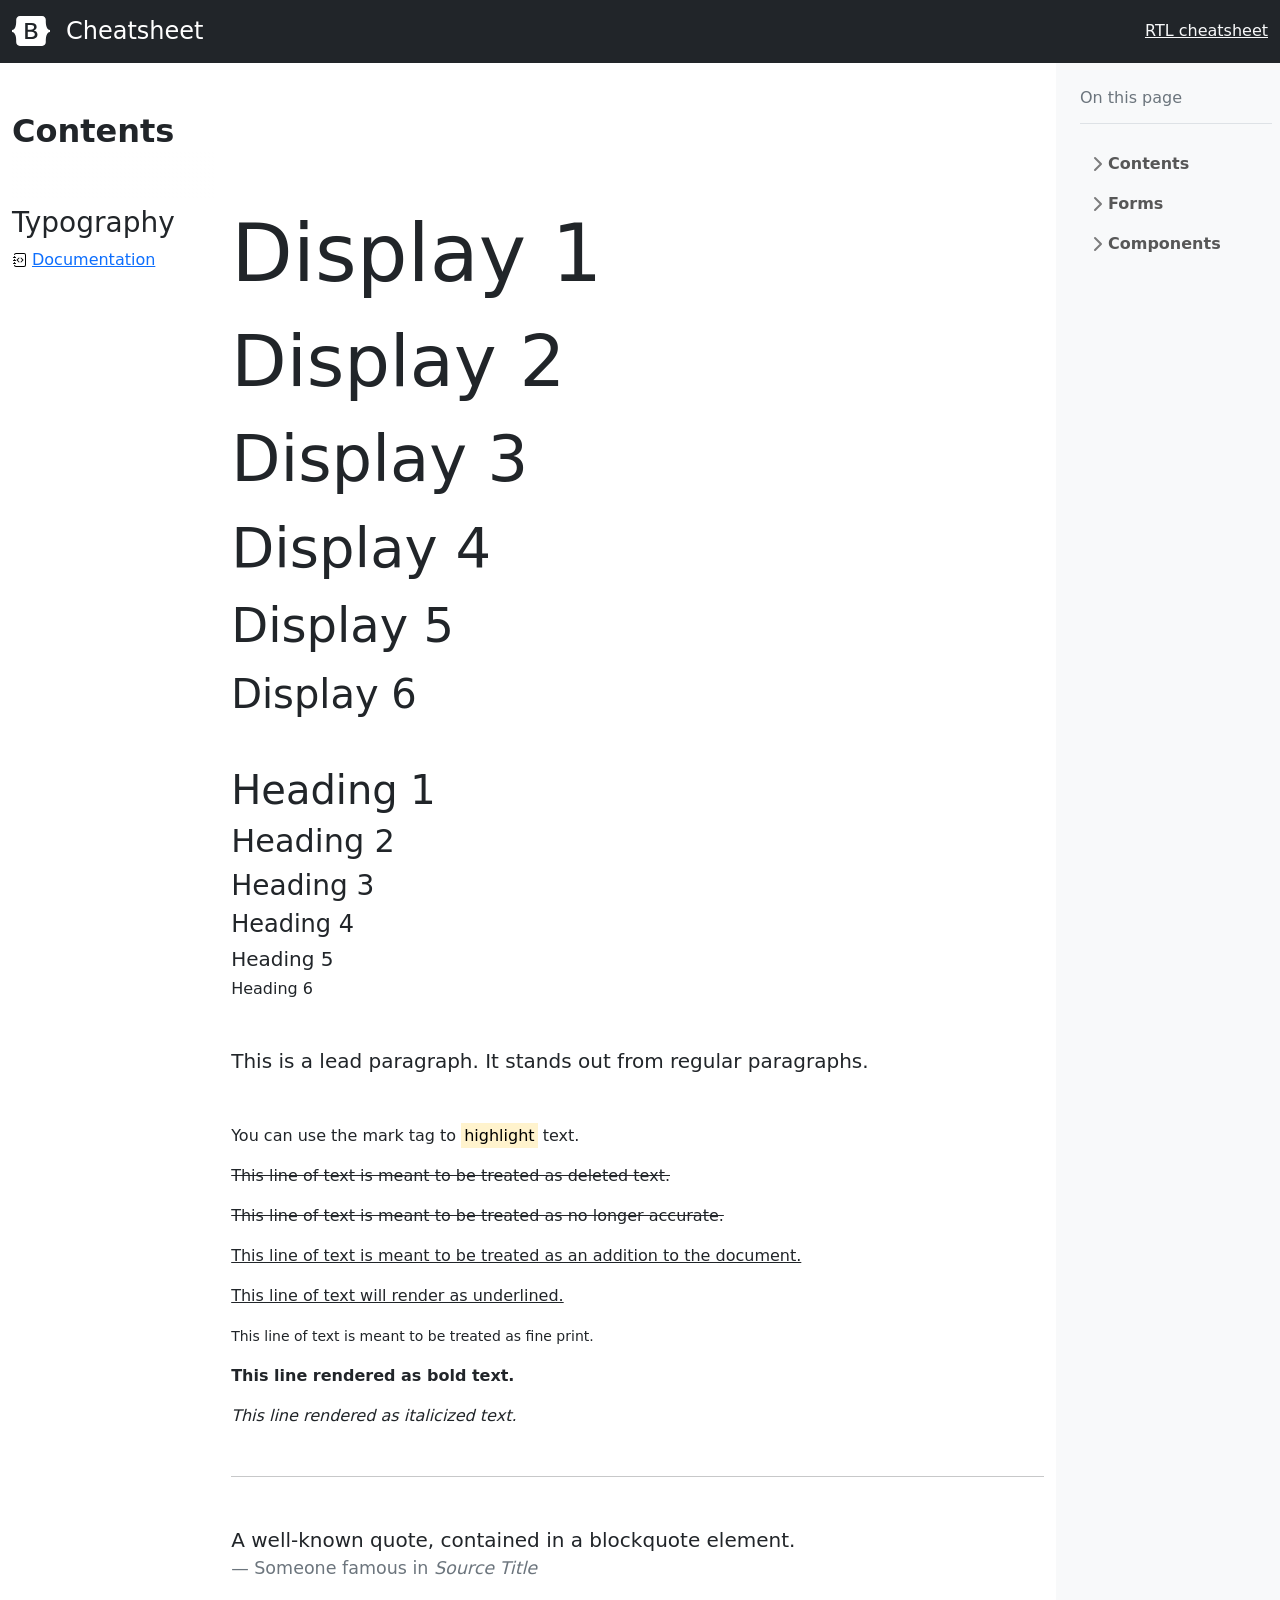
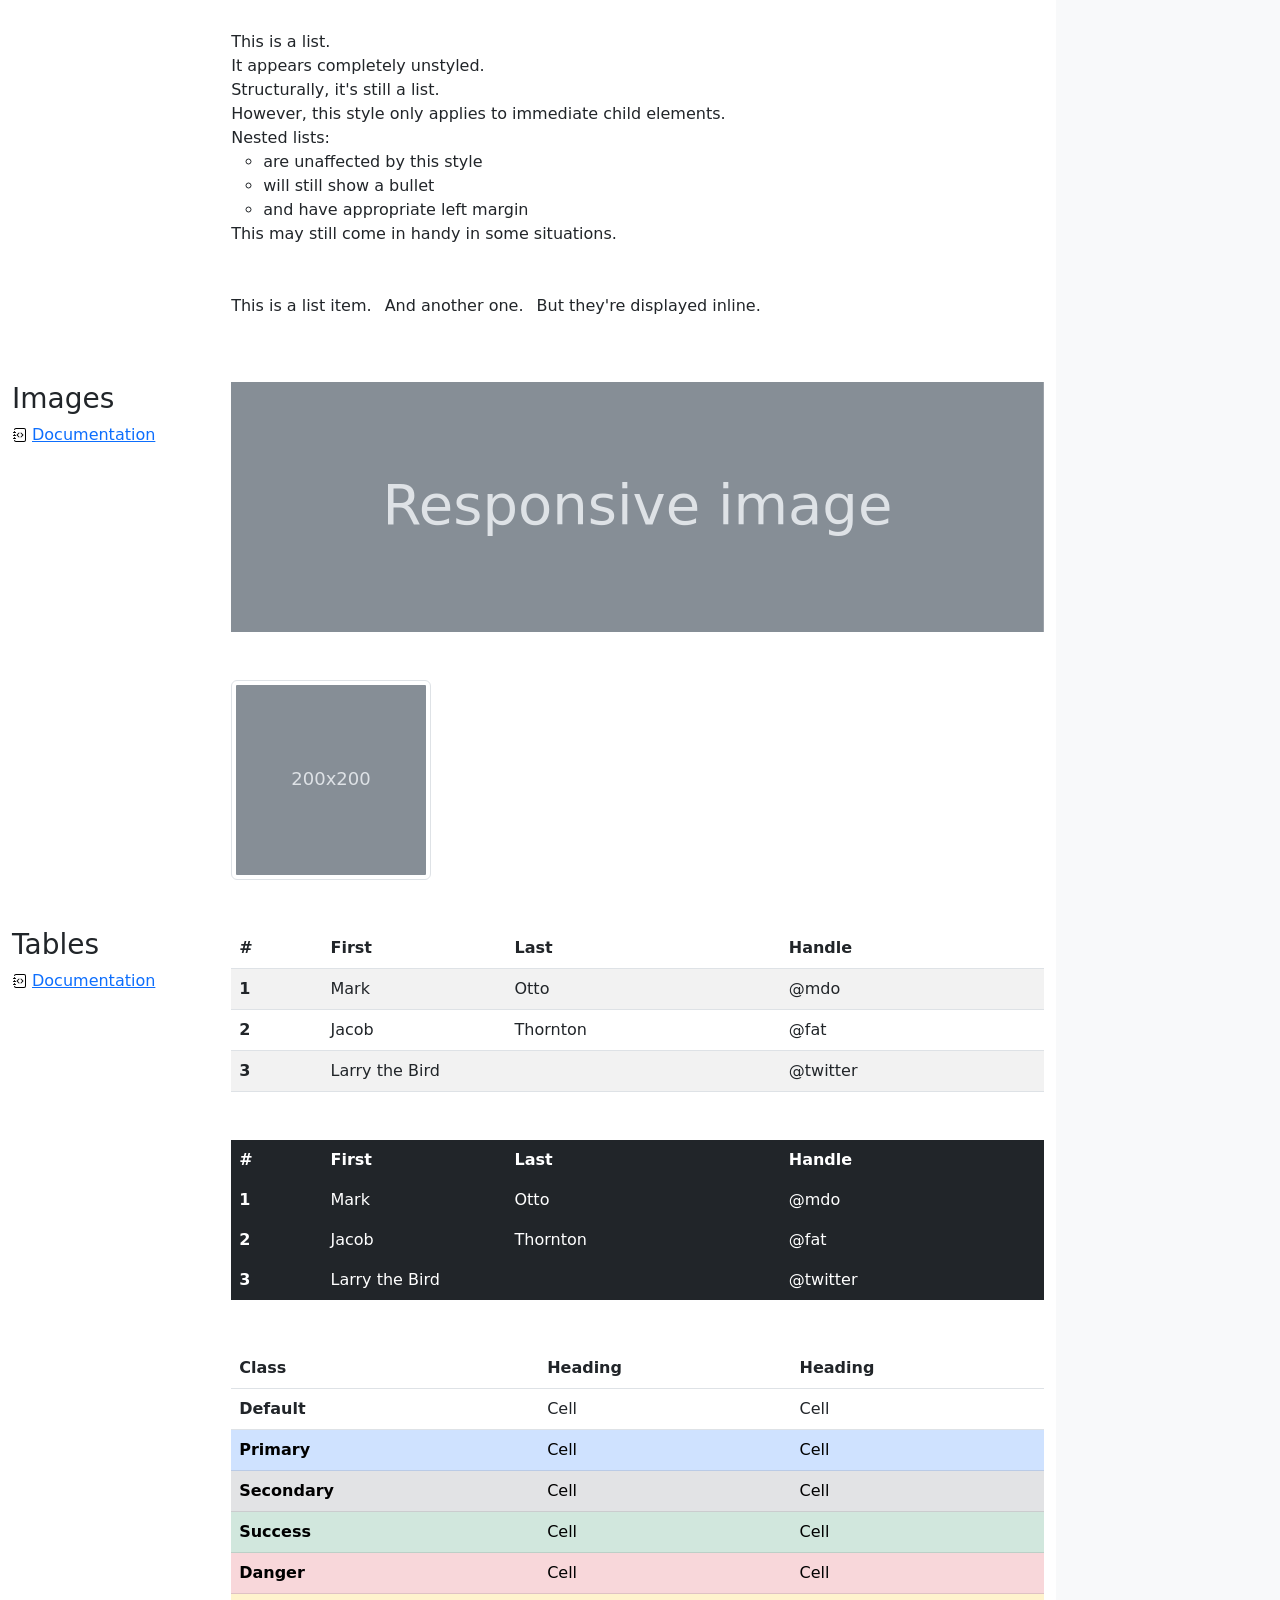
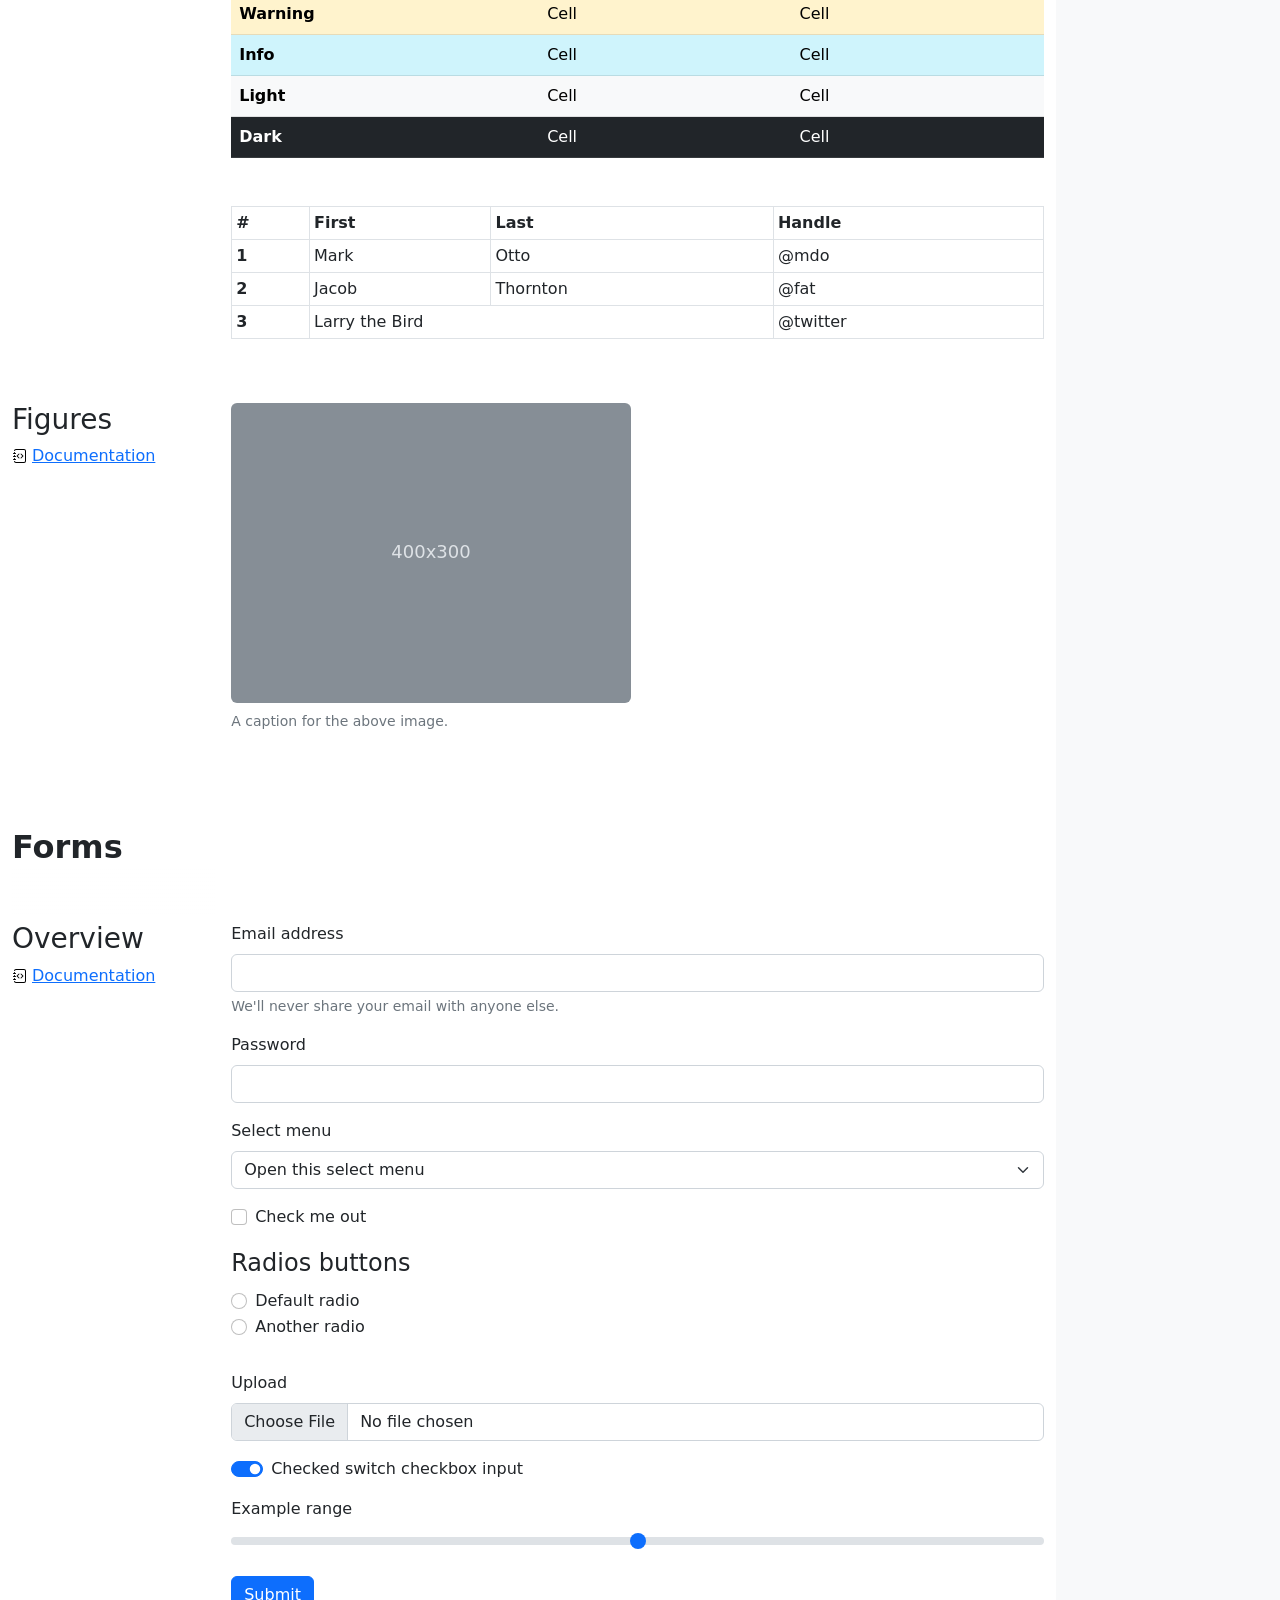
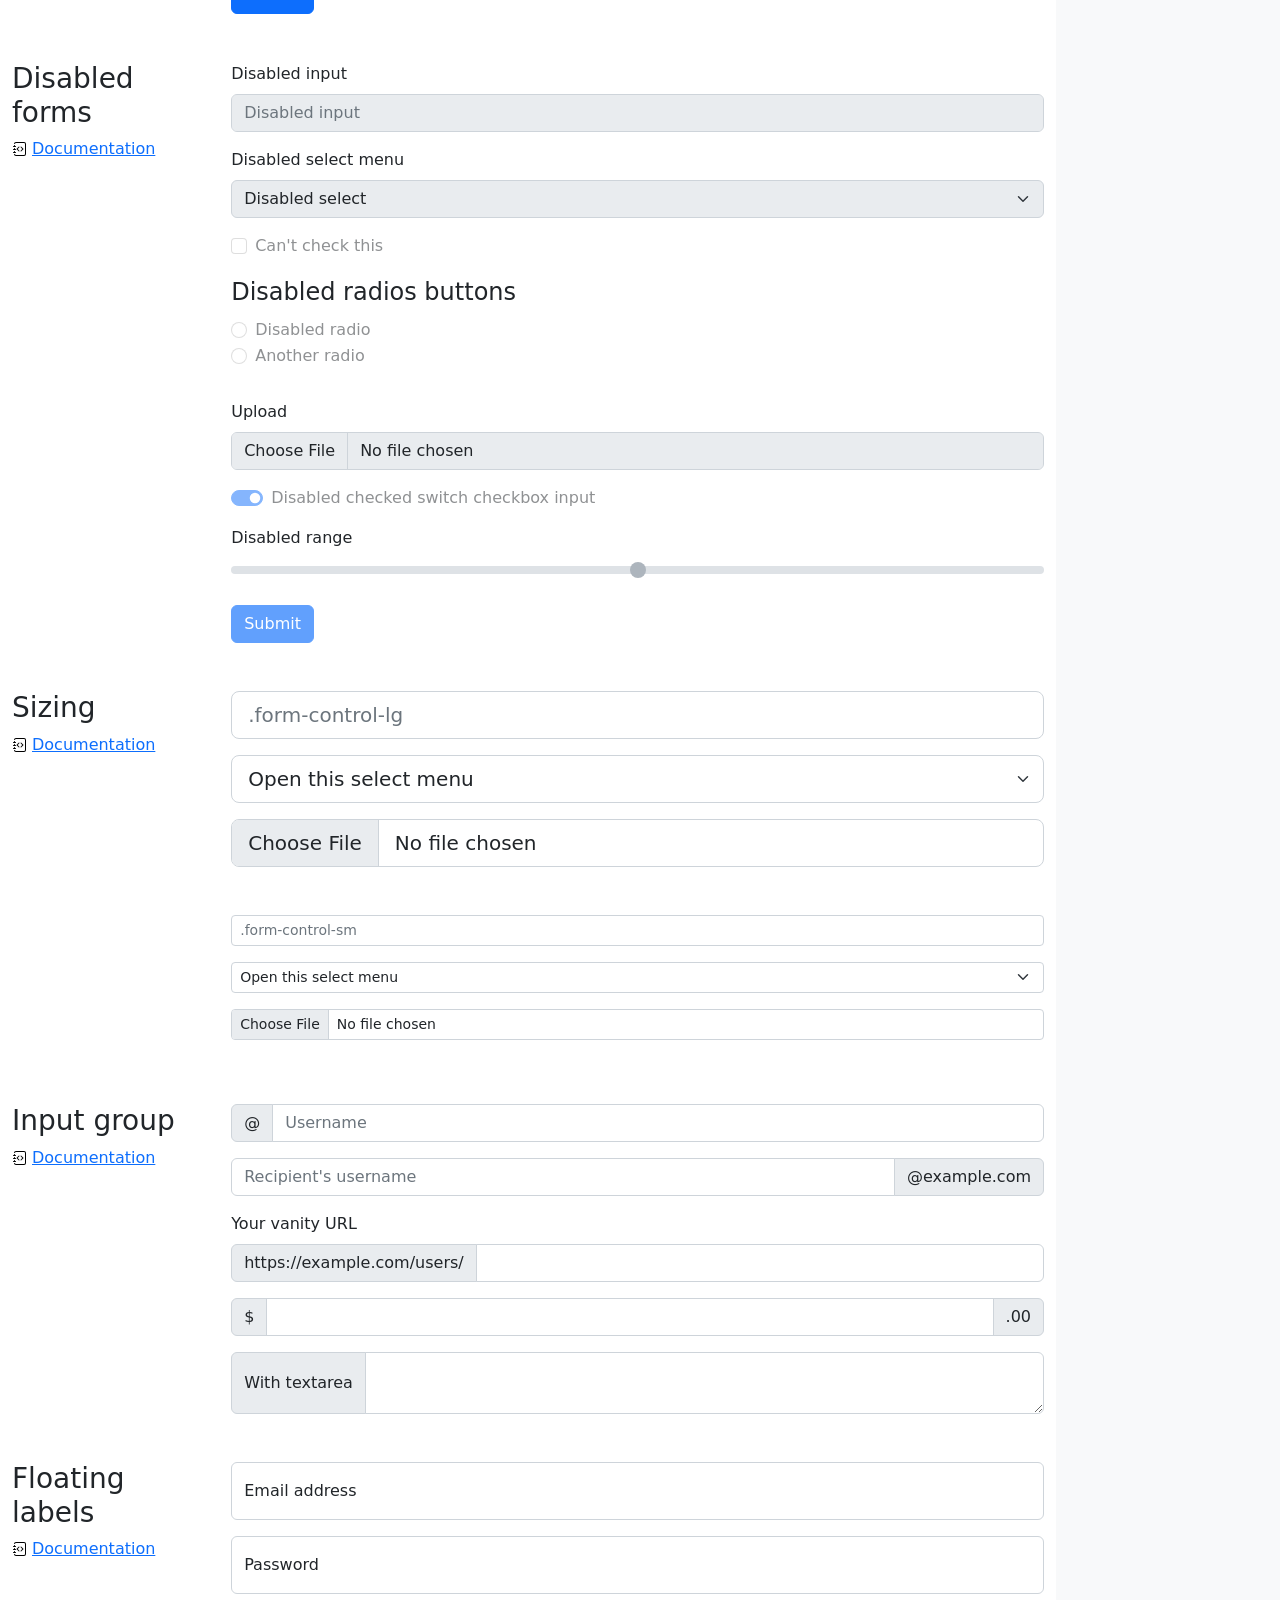
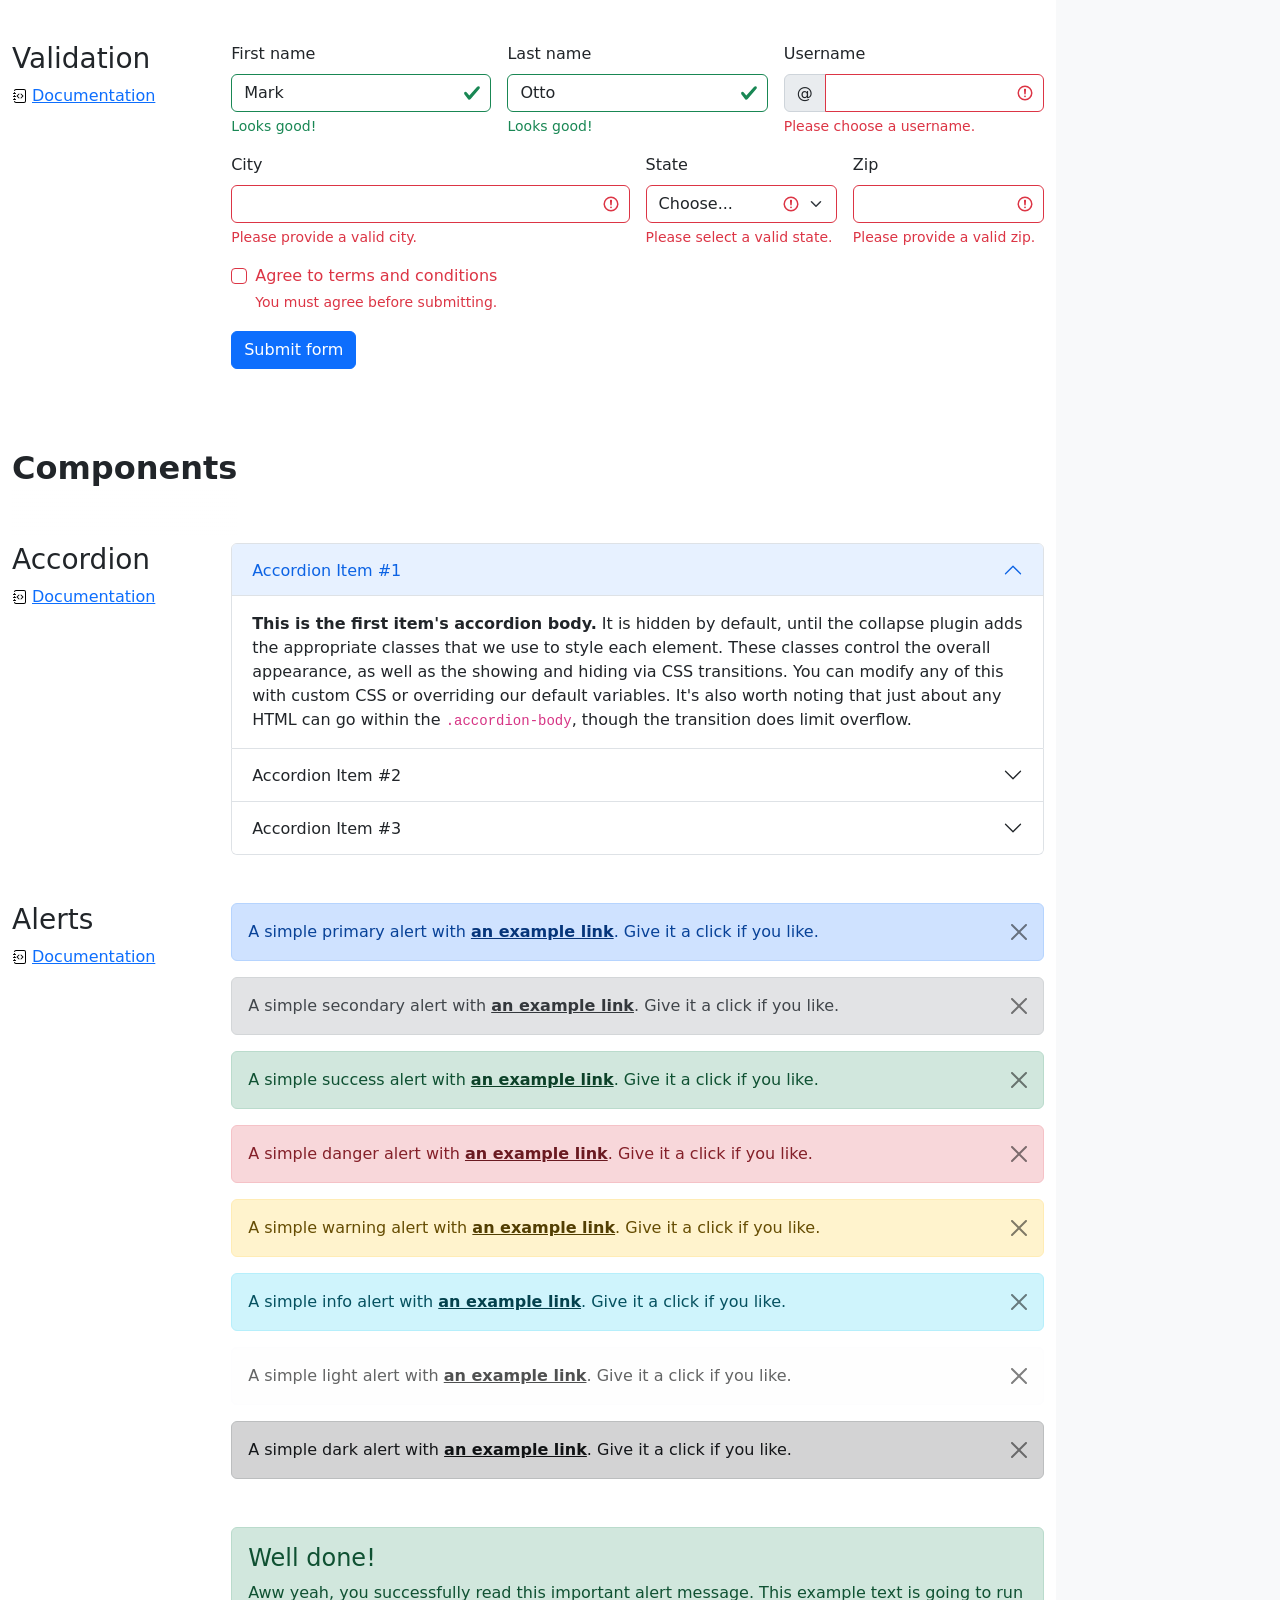
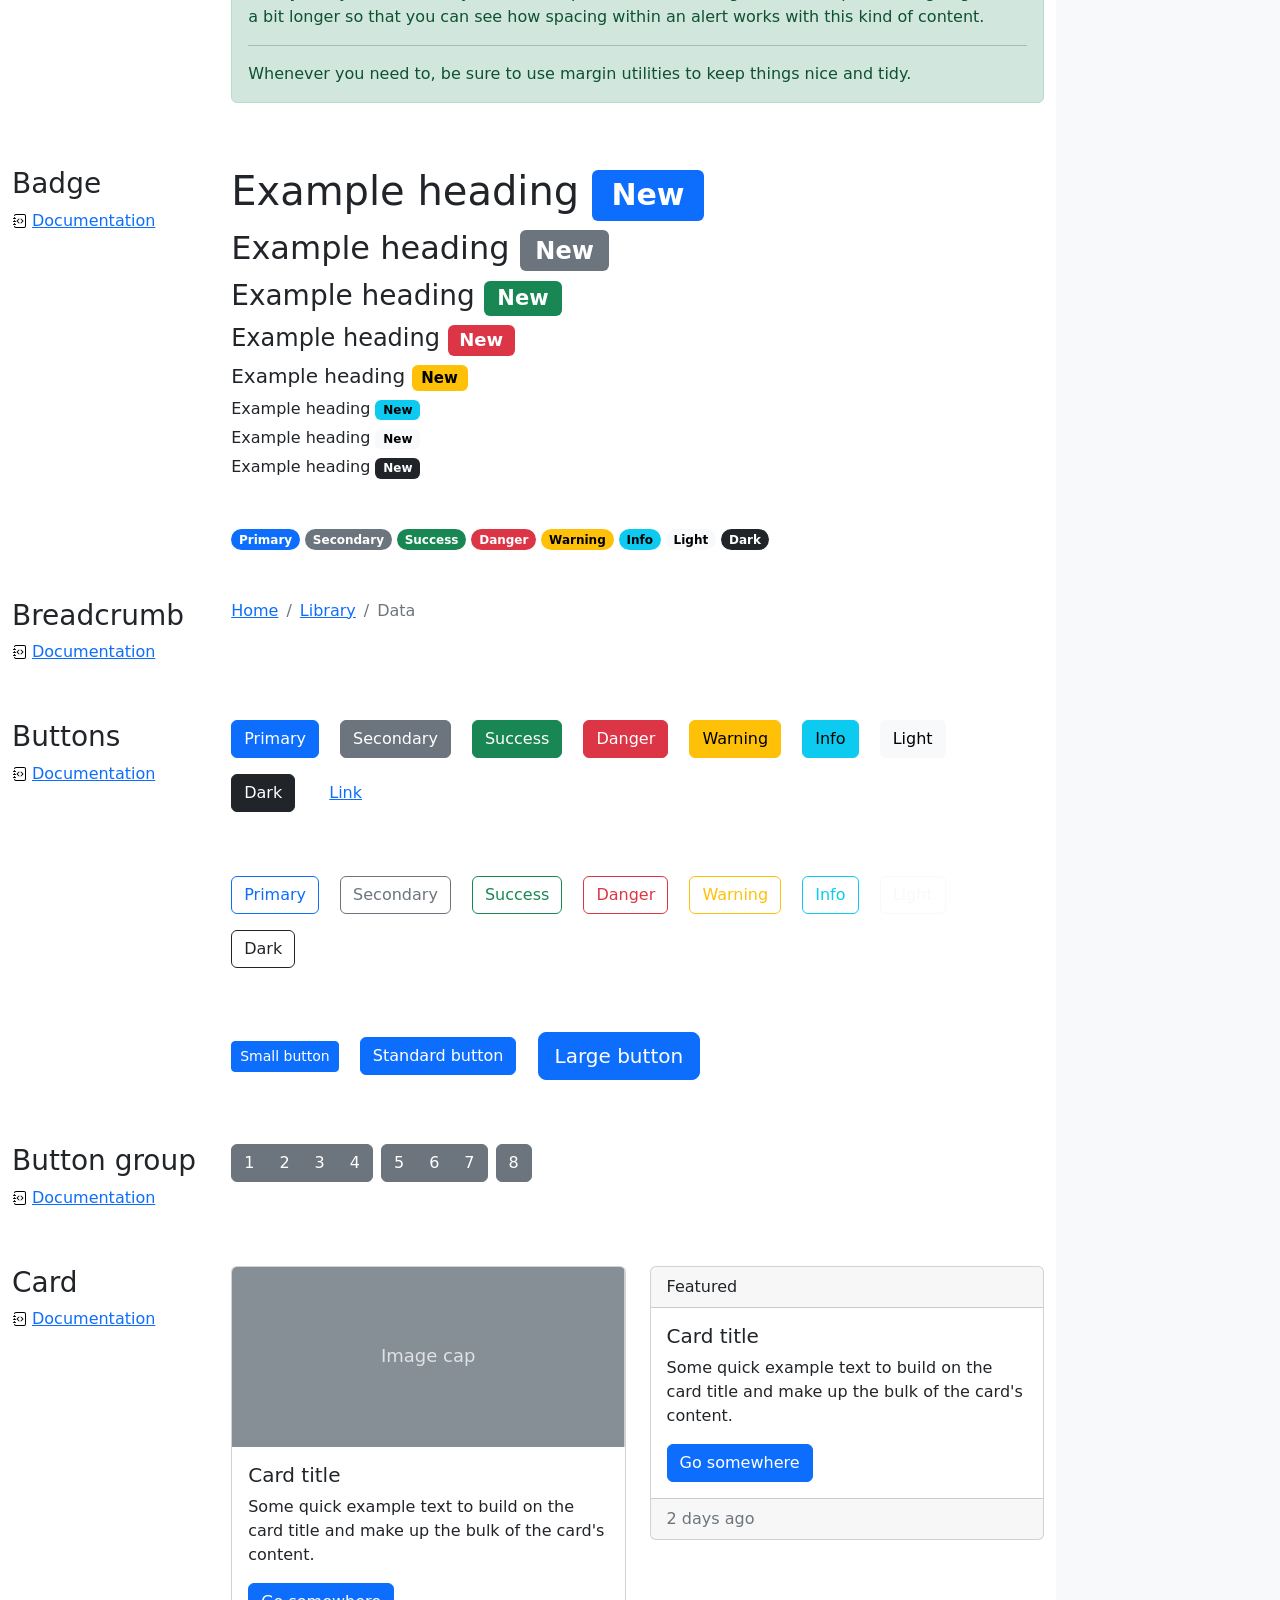
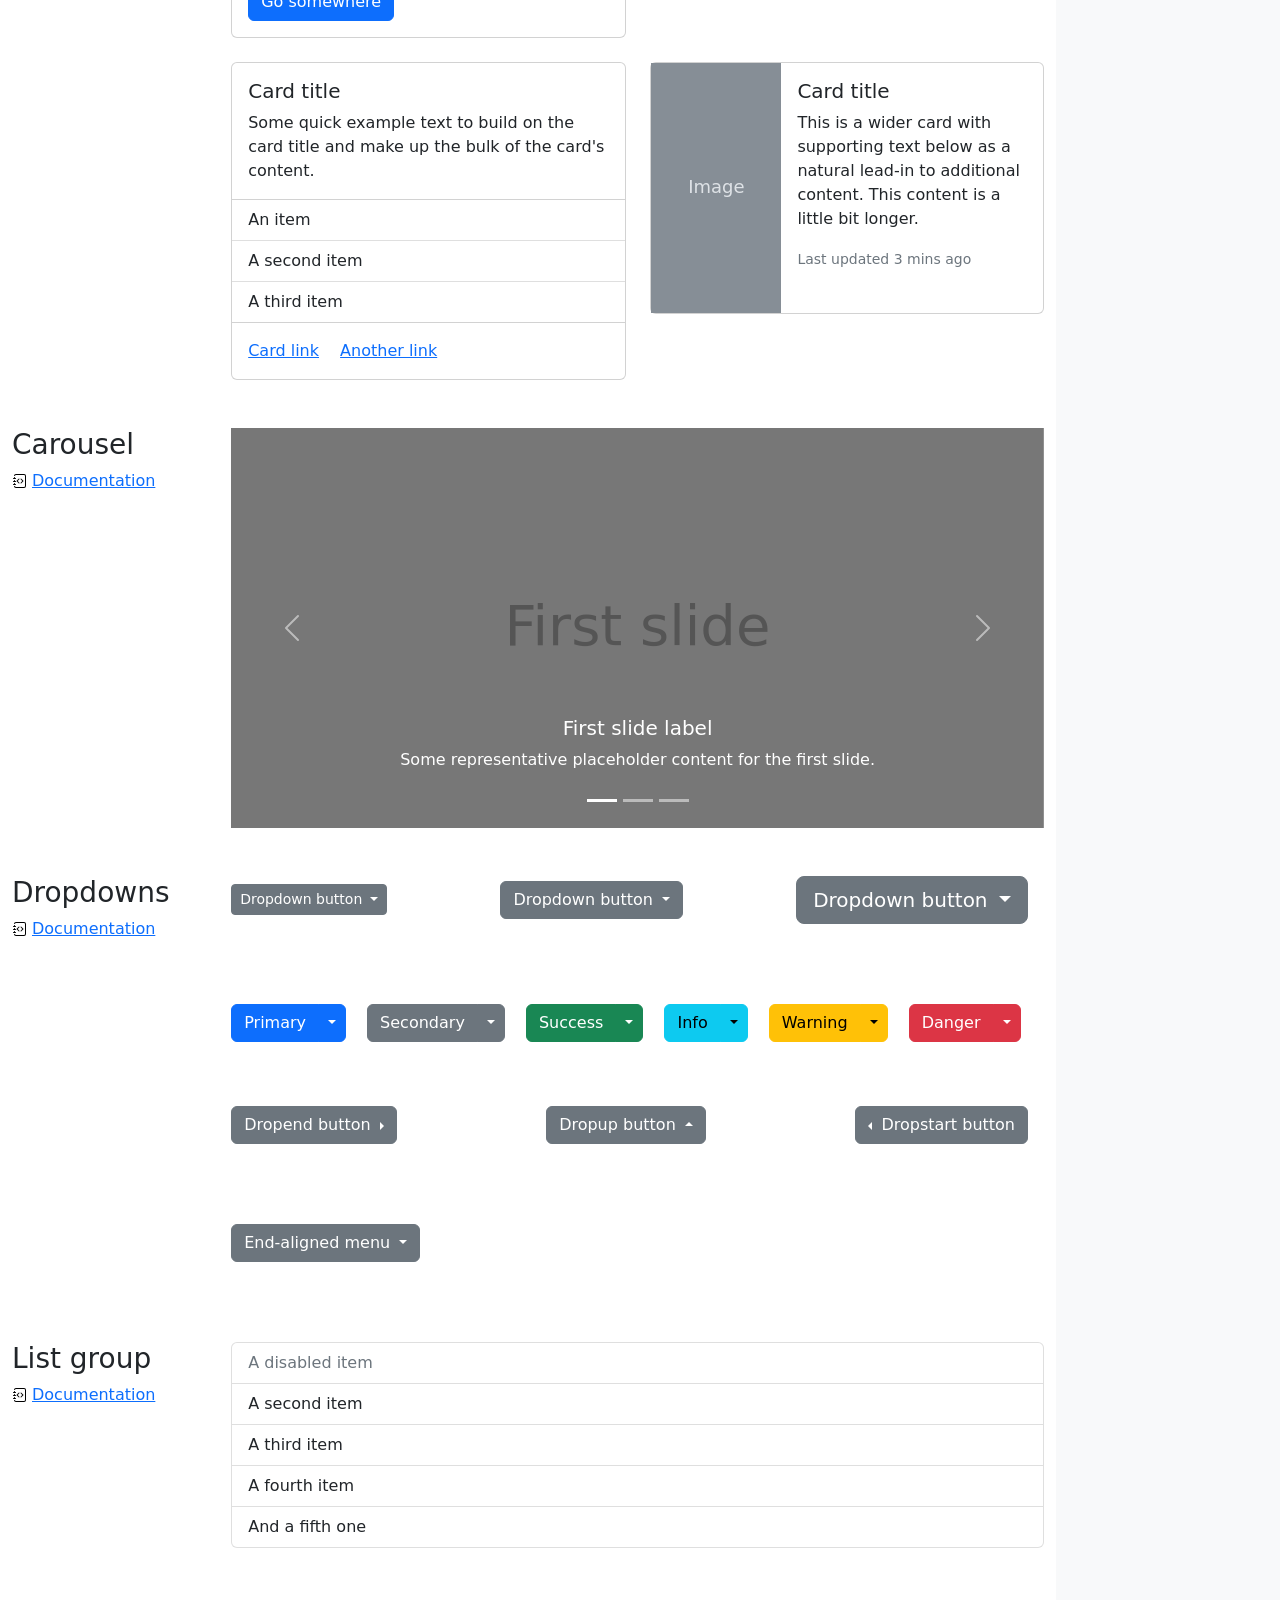
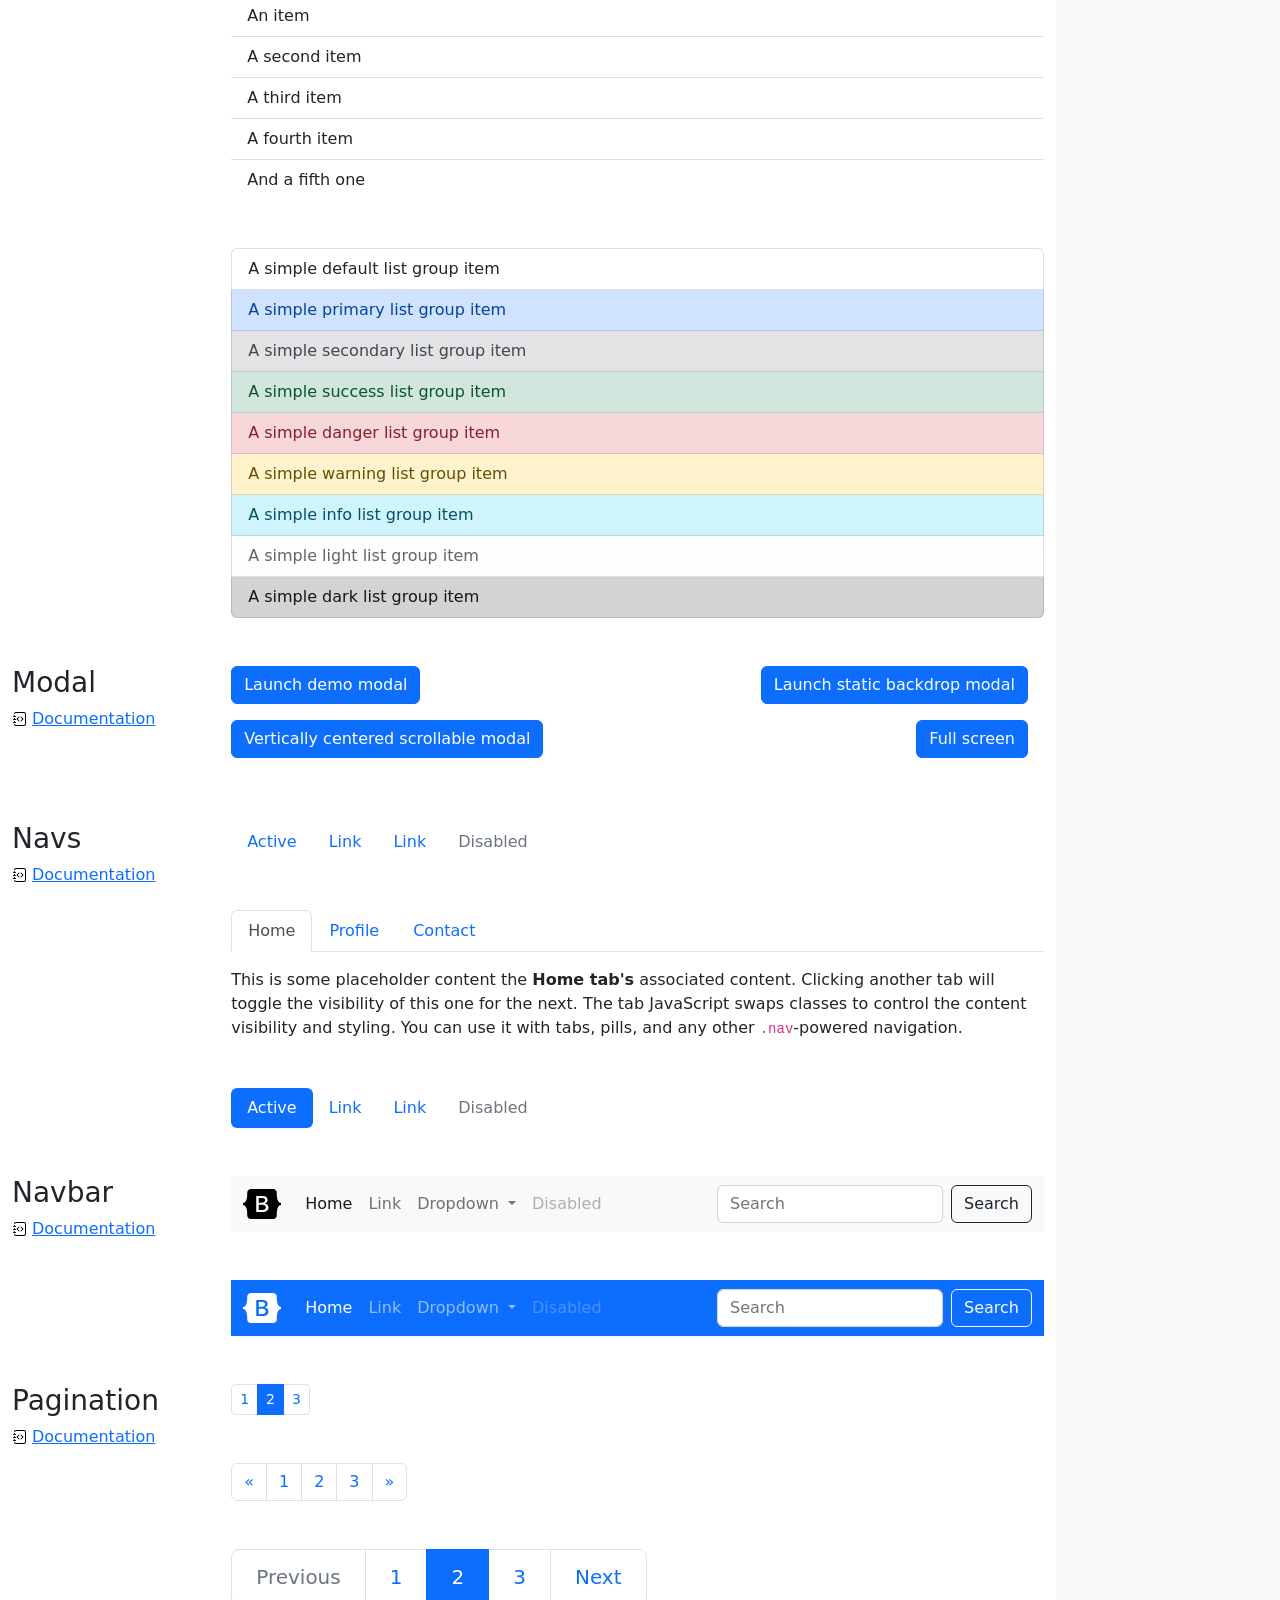
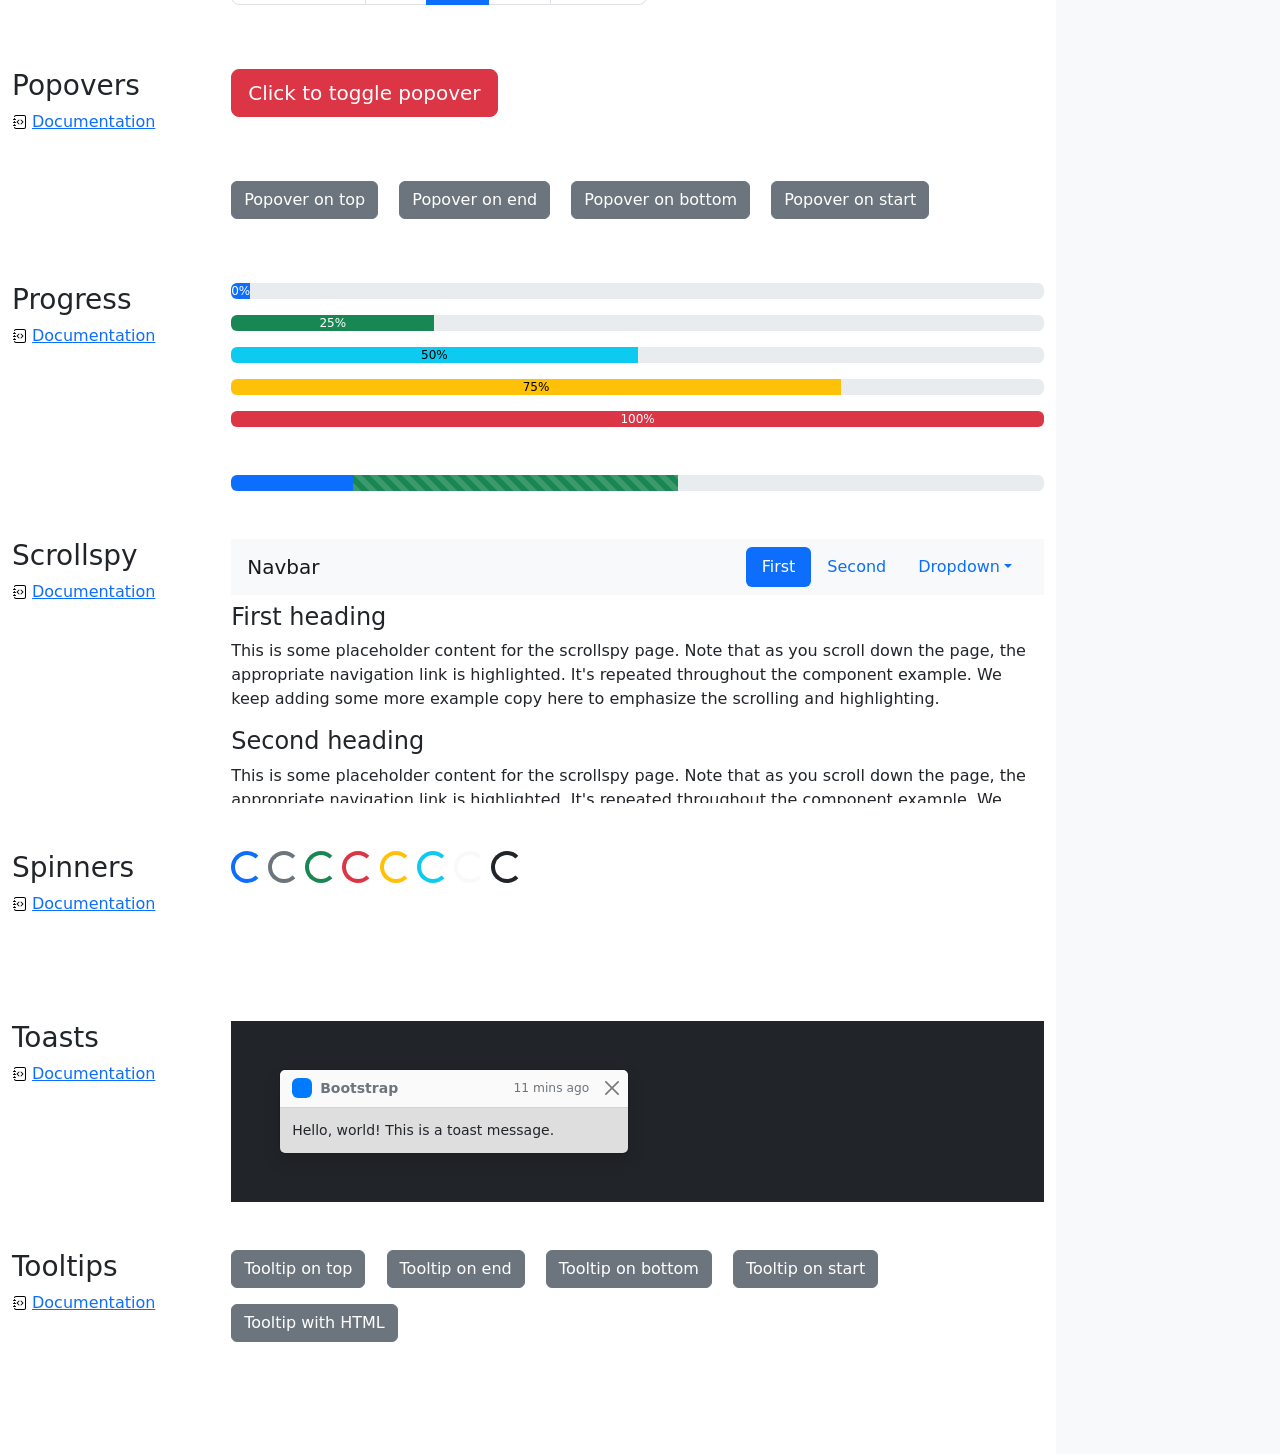
<file: Academy-Cinemas/bootstrap-5.2.3-examples/cheatsheet/index.html>
<!doctype html>
<html lang="en">
  <head>
    <meta charset="utf-8">
    <meta name="viewport" content="width=device-width, initial-scale=1">
    <meta name="description" content="">
    <meta name="author" content="Mark Otto, Jacob Thornton, and Bootstrap contributors">
    <meta name="generator" content="Hugo 0.104.2">
    <title>Cheatsheet · Bootstrap v5.2</title>

    <link rel="canonical" href="https://getbootstrap.com/docs/5.2/examples/cheatsheet/">

    

    

<link href="../assets/dist/css/bootstrap.min.css" rel="stylesheet">

    <style>
      .bd-placeholder-img {
        font-size: 1.125rem;
        text-anchor: middle;
        -webkit-user-select: none;
        -moz-user-select: none;
        user-select: none;
      }

      @media (min-width: 768px) {
        .bd-placeholder-img-lg {
          font-size: 3.5rem;
        }
      }

      .b-example-divider {
        height: 3rem;
        background-color: rgba(0, 0, 0, .1);
        border: solid rgba(0, 0, 0, .15);
        border-width: 1px 0;
        box-shadow: inset 0 .5em 1.5em rgba(0, 0, 0, .1), inset 0 .125em .5em rgba(0, 0, 0, .15);
      }

      .b-example-vr {
        flex-shrink: 0;
        width: 1.5rem;
        height: 100vh;
      }

      .bi {
        vertical-align: -.125em;
        fill: currentColor;
      }

      .nav-scroller {
        position: relative;
        z-index: 2;
        height: 2.75rem;
        overflow-y: hidden;
      }

      .nav-scroller .nav {
        display: flex;
        flex-wrap: nowrap;
        padding-bottom: 1rem;
        margin-top: -1px;
        overflow-x: auto;
        text-align: center;
        white-space: nowrap;
        -webkit-overflow-scrolling: touch;
      }
    </style>

    
    <!-- Custom styles for this template -->
    <link href="cheatsheet.css" rel="stylesheet">
  </head>
  <body class="bg-light">
    
<header class="bd-header bg-dark py-3 d-flex align-items-stretch border-bottom border-dark">
  <div class="container-fluid d-flex align-items-center">
    <h1 class="d-flex align-items-center fs-4 text-white mb-0">
      <img src="../assets/brand/bootstrap-logo-white.svg" width="38" height="30" class="me-3" alt="Bootstrap">
      Cheatsheet
    </h1>
    <a href="../examples/cheatsheet-rtl/" class="ms-auto link-light" hreflang="ar">RTL cheatsheet</a>
  </div>
</header>
<aside class="bd-aside sticky-xl-top text-muted align-self-start mb-3 mb-xl-5 px-2">
  <h2 class="h6 pt-4 pb-3 mb-4 border-bottom">On this page</h2>
  <nav class="small" id="toc">
    <ul class="list-unstyled">
      <li class="my-2">
        <button class="btn d-inline-flex align-items-center collapsed border-0" data-bs-toggle="collapse" aria-expanded="false" data-bs-target="#contents-collapse" aria-controls="contents-collapse">Contents</button>
        <ul class="list-unstyled ps-3 collapse" id="contents-collapse">
          <li><a class="d-inline-flex align-items-center rounded text-decoration-none" href="#typography">Typography</a></li>
          <li><a class="d-inline-flex align-items-center rounded text-decoration-none" href="#images">Images</a></li>
          <li><a class="d-inline-flex align-items-center rounded text-decoration-none" href="#tables">Tables</a></li>
          <li><a class="d-inline-flex align-items-center rounded text-decoration-none" href="#figures">Figures</a></li>
        </ul>
      </li>
      <li class="my-2">
        <button class="btn d-inline-flex align-items-center collapsed border-0" data-bs-toggle="collapse" aria-expanded="false" data-bs-target="#forms-collapse" aria-controls="forms-collapse">Forms</button>
        <ul class="list-unstyled ps-3 collapse" id="forms-collapse">
          <li><a class="d-inline-flex align-items-center rounded text-decoration-none" href="#overview">Overview</a></li>
          <li><a class="d-inline-flex align-items-center rounded text-decoration-none" href="#disabled-forms">Disabled forms</a></li>
          <li><a class="d-inline-flex align-items-center rounded text-decoration-none" href="#sizing">Sizing</a></li>
          <li><a class="d-inline-flex align-items-center rounded text-decoration-none" href="#input-group">Input group</a></li>
          <li><a class="d-inline-flex align-items-center rounded text-decoration-none" href="#floating-labels">Floating labels</a></li>
          <li><a class="d-inline-flex align-items-center rounded text-decoration-none" href="#validation">Validation</a></li>
        </ul>
      </li>
      <li class="my-2">
        <button class="btn d-inline-flex align-items-center collapsed border-0" data-bs-toggle="collapse" aria-expanded="false" data-bs-target="#components-collapse" aria-controls="components-collapse">Components</button>
        <ul class="list-unstyled ps-3 collapse" id="components-collapse">
          <li><a class="d-inline-flex align-items-center rounded text-decoration-none" href="#accordion">Accordion</a></li>
          <li><a class="d-inline-flex align-items-center rounded text-decoration-none" href="#alerts">Alerts</a></li>
          <li><a class="d-inline-flex align-items-center rounded text-decoration-none" href="#badge">Badge</a></li>
          <li><a class="d-inline-flex align-items-center rounded text-decoration-none" href="#breadcrumb">Breadcrumb</a></li>
          <li><a class="d-inline-flex align-items-center rounded text-decoration-none" href="#buttons">Buttons</a></li>
          <li><a class="d-inline-flex align-items-center rounded text-decoration-none" href="#button-group">Button group</a></li>
          <li><a class="d-inline-flex align-items-center rounded text-decoration-none" href="#card">Card</a></li>
          <li><a class="d-inline-flex align-items-center rounded text-decoration-none" href="#carousel">Carousel</a></li>
          <li><a class="d-inline-flex align-items-center rounded text-decoration-none" href="#dropdowns">Dropdowns</a></li>
          <li><a class="d-inline-flex align-items-center rounded text-decoration-none" href="#list-group">List group</a></li>
          <li><a class="d-inline-flex align-items-center rounded text-decoration-none" href="#modal">Modal</a></li>
          <li><a class="d-inline-flex align-items-center rounded text-decoration-none" href="#navs">Navs</a></li>
          <li><a class="d-inline-flex align-items-center rounded text-decoration-none" href="#navbar">Navbar</a></li>
          <li><a class="d-inline-flex align-items-center rounded text-decoration-none" href="#pagination">Pagination</a></li>
          <li><a class="d-inline-flex align-items-center rounded text-decoration-none" href="#popovers">Popovers</a></li>
          <li><a class="d-inline-flex align-items-center rounded text-decoration-none" href="#progress">Progress</a></li>
          <li><a class="d-inline-flex align-items-center rounded text-decoration-none" href="#scrollspy">Scrollspy</a></li>
          <li><a class="d-inline-flex align-items-center rounded text-decoration-none" href="#spinners">Spinners</a></li>
          <li><a class="d-inline-flex align-items-center rounded text-decoration-none" href="#toasts">Toasts</a></li>
          <li><a class="d-inline-flex align-items-center rounded text-decoration-none" href="#tooltips">Tooltips</a></li>
        </ul>
      </li>
    </ul>
  </nav>
</aside>
<div class="bd-cheatsheet container-fluid bg-body">
  <section id="content">
    <h2 class="sticky-xl-top fw-bold pt-3 pt-xl-5 pb-2 pb-xl-3">Contents</h2>

    <article class="my-3" id="typography">
      <div class="bd-heading sticky-xl-top align-self-start mt-5 mb-3 mt-xl-0 mb-xl-2">
        <h3>Typography</h3>
        <a class="d-flex align-items-center" href="../content/typography/">Documentation</a>
      </div>

      <div>
        <div class="bd-example-snippet bd-code-snippet"><div class="bd-example">
        <p class="display-1">Display 1</p>
        <p class="display-2">Display 2</p>
        <p class="display-3">Display 3</p>
        <p class="display-4">Display 4</p>
        <p class="display-5">Display 5</p>
        <p class="display-6">Display 6</p>
        </div></div>


        <div class="bd-example-snippet bd-code-snippet"><div class="bd-example">
        <p class="h1">Heading 1</p>
        <p class="h2">Heading 2</p>
        <p class="h3">Heading 3</p>
        <p class="h4">Heading 4</p>
        <p class="h5">Heading 5</p>
        <p class="h6">Heading 6</p>
        </div></div>


        <div class="bd-example-snippet bd-code-snippet"><div class="bd-example">
        <p class="lead">
          This is a lead paragraph. It stands out from regular paragraphs.
        </p>
        </div></div>


        <div class="bd-example-snippet bd-code-snippet"><div class="bd-example">
        <p>You can use the mark tag to <mark>highlight</mark> text.</p>
        <p><del>This line of text is meant to be treated as deleted text.</del></p>
        <p><s>This line of text is meant to be treated as no longer accurate.</s></p>
        <p><ins>This line of text is meant to be treated as an addition to the document.</ins></p>
        <p><u>This line of text will render as underlined.</u></p>
        <p><small>This line of text is meant to be treated as fine print.</small></p>
        <p><strong>This line rendered as bold text.</strong></p>
        <p><em>This line rendered as italicized text.</em></p>
        </div></div>


        <div class="bd-example-snippet bd-code-snippet"><div class="bd-example">
        <hr>
        </div></div>


        <div class="bd-example-snippet bd-code-snippet"><div class="bd-example">
        <blockquote class="blockquote">
          <p>A well-known quote, contained in a blockquote element.</p>
          <footer class="blockquote-footer">Someone famous in <cite title="Source Title">Source Title</cite></footer>
        </blockquote>
        </div></div>


        <div class="bd-example-snippet bd-code-snippet"><div class="bd-example">
        <ul class="list-unstyled">
          <li>This is a list.</li>
          <li>It appears completely unstyled.</li>
          <li>Structurally, it's still a list.</li>
          <li>However, this style only applies to immediate child elements.</li>
          <li>Nested lists:
            <ul>
              <li>are unaffected by this style</li>
              <li>will still show a bullet</li>
              <li>and have appropriate left margin</li>
            </ul>
          </li>
          <li>This may still come in handy in some situations.</li>
        </ul>
        </div></div>


        <div class="bd-example-snippet bd-code-snippet"><div class="bd-example">
        <ul class="list-inline">
          <li class="list-inline-item">This is a list item.</li>
          <li class="list-inline-item">And another one.</li>
          <li class="list-inline-item">But they're displayed inline.</li>
        </ul>
        </div></div>

      </div>
    </article>
    <article class="my-3" id="images">
      <div class="bd-heading sticky-xl-top align-self-start mt-5 mb-3 mt-xl-0 mb-xl-2">
        <h3>Images</h3>
        <a class="d-flex align-items-center" href="../content/images/">Documentation</a>
      </div>

      <div>
        <div class="bd-example-snippet bd-code-snippet"><div class="bd-example">
        <svg class="bd-placeholder-img bd-placeholder-img-lg img-fluid" width="100%" height="250" xmlns="http://www.w3.org/2000/svg" role="img" aria-label="Placeholder: Responsive image" preserveAspectRatio="xMidYMid slice" focusable="false"><title>Placeholder</title><rect width="100%" height="100%" fill="#868e96"/><text x="50%" y="50%" fill="#dee2e6" dy=".3em">Responsive image</text></svg>

        </div></div>


        <div class="bd-example-snippet bd-code-snippet"><div class="bd-example">
        <svg class="bd-placeholder-img img-thumbnail" width="200" height="200" xmlns="http://www.w3.org/2000/svg" role="img" aria-label="A generic square placeholder image with a white border around it, making it resemble a photograph taken with an old instant camera: 200x200" preserveAspectRatio="xMidYMid slice" focusable="false"><title>A generic square placeholder image with a white border around it, making it resemble a photograph taken with an old instant camera</title><rect width="100%" height="100%" fill="#868e96"/><text x="50%" y="50%" fill="#dee2e6" dy=".3em">200x200</text></svg>

        </div></div>

      </div>
    </article>
    <article class="my-3" id="tables">
      <div class="bd-heading sticky-xl-top align-self-start mt-5 mb-3 mt-xl-0 mb-xl-2">
        <h3>Tables</h3>
        <a class="d-flex align-items-center" href="../content/tables/">Documentation</a>
      </div>

      <div>
        <div class="bd-example-snippet bd-code-snippet"><div class="bd-example">
        <table class="table table-striped">
          <thead>
          <tr>
            <th scope="col">#</th>
            <th scope="col">First</th>
            <th scope="col">Last</th>
            <th scope="col">Handle</th>
          </tr>
          </thead>
          <tbody>
          <tr>
            <th scope="row">1</th>
            <td>Mark</td>
            <td>Otto</td>
            <td>@mdo</td>
          </tr>
          <tr>
            <th scope="row">2</th>
            <td>Jacob</td>
            <td>Thornton</td>
            <td>@fat</td>
          </tr>
          <tr>
            <th scope="row">3</th>
            <td colspan="2">Larry the Bird</td>
            <td>@twitter</td>
          </tr>
          </tbody>
        </table>
        </div></div>


        <div class="bd-example-snippet bd-code-snippet"><div class="bd-example">
        <table class="table table-dark table-borderless">
          <thead>
          <tr>
            <th scope="col">#</th>
            <th scope="col">First</th>
            <th scope="col">Last</th>
            <th scope="col">Handle</th>
          </tr>
          </thead>
          <tbody>
          <tr>
            <th scope="row">1</th>
            <td>Mark</td>
            <td>Otto</td>
            <td>@mdo</td>
          </tr>
          <tr>
            <th scope="row">2</th>
            <td>Jacob</td>
            <td>Thornton</td>
            <td>@fat</td>
          </tr>
          <tr>
            <th scope="row">3</th>
            <td colspan="2">Larry the Bird</td>
            <td>@twitter</td>
          </tr>
          </tbody>
        </table>
        </div></div>


        <div class="bd-example-snippet bd-code-snippet"><div class="bd-example">
        <table class="table table-hover">
          <thead>
          <tr>
            <th scope="col">Class</th>
            <th scope="col">Heading</th>
            <th scope="col">Heading</th>
          </tr>
          </thead>
          <tbody>
          <tr>
            <th scope="row">Default</th>
            <td>Cell</td>
            <td>Cell</td>
          </tr>
          
          <tr class="table-primary">
            <th scope="row">Primary</th>
            <td>Cell</td>
            <td>Cell</td>
          </tr>
          <tr class="table-secondary">
            <th scope="row">Secondary</th>
            <td>Cell</td>
            <td>Cell</td>
          </tr>
          <tr class="table-success">
            <th scope="row">Success</th>
            <td>Cell</td>
            <td>Cell</td>
          </tr>
          <tr class="table-danger">
            <th scope="row">Danger</th>
            <td>Cell</td>
            <td>Cell</td>
          </tr>
          <tr class="table-warning">
            <th scope="row">Warning</th>
            <td>Cell</td>
            <td>Cell</td>
          </tr>
          <tr class="table-info">
            <th scope="row">Info</th>
            <td>Cell</td>
            <td>Cell</td>
          </tr>
          <tr class="table-light">
            <th scope="row">Light</th>
            <td>Cell</td>
            <td>Cell</td>
          </tr>
          <tr class="table-dark">
            <th scope="row">Dark</th>
            <td>Cell</td>
            <td>Cell</td>
          </tr>
          </tbody>
        </table>
        </div></div>


        <div class="bd-example-snippet bd-code-snippet"><div class="bd-example">
        <table class="table table-sm table-bordered">
          <thead>
          <tr>
            <th scope="col">#</th>
            <th scope="col">First</th>
            <th scope="col">Last</th>
            <th scope="col">Handle</th>
          </tr>
          </thead>
          <tbody>
          <tr>
            <th scope="row">1</th>
            <td>Mark</td>
            <td>Otto</td>
            <td>@mdo</td>
          </tr>
          <tr>
            <th scope="row">2</th>
            <td>Jacob</td>
            <td>Thornton</td>
            <td>@fat</td>
          </tr>
          <tr>
            <th scope="row">3</th>
            <td colspan="2">Larry the Bird</td>
            <td>@twitter</td>
          </tr>
          </tbody>
        </table>
        </div></div>

      </div>
    </article>
    <article class="my-3" id="figures">
      <div class="bd-heading sticky-xl-top align-self-start mt-5 mb-3 mt-xl-0 mb-xl-2">
        <h3>Figures</h3>
        <a class="d-flex align-items-center" href="../content/figures/">Documentation</a>
      </div>

      <div>
        <div class="bd-example-snippet bd-code-snippet"><div class="bd-example">
        <figure class="figure">
          <svg class="bd-placeholder-img figure-img img-fluid rounded" width="400" height="300" xmlns="http://www.w3.org/2000/svg" role="img" aria-label="Placeholder: 400x300" preserveAspectRatio="xMidYMid slice" focusable="false"><title>Placeholder</title><rect width="100%" height="100%" fill="#868e96"/><text x="50%" y="50%" fill="#dee2e6" dy=".3em">400x300</text></svg>

          <figcaption class="figure-caption">A caption for the above image.</figcaption>
        </figure>
        </div></div>

      </div>
    </article>
  </section>

  <section id="forms">
    <h2 class="sticky-xl-top fw-bold pt-3 pt-xl-5 pb-2 pb-xl-3">Forms</h2>

    <article class="my-3" id="overview">
      <div class="bd-heading sticky-xl-top align-self-start mt-5 mb-3 mt-xl-0 mb-xl-2">
        <h3>Overview</h3>
        <a class="d-flex align-items-center" href="../forms/overview/">Documentation</a>
      </div>

      <div>
        <div class="bd-example-snippet bd-code-snippet"><div class="bd-example">
        <form>
          <div class="mb-3">
            <label for="exampleInputEmail1" class="form-label">Email address</label>
            <input type="email" class="form-control" id="exampleInputEmail1" aria-describedby="emailHelp">
            <div id="emailHelp" class="form-text">We'll never share your email with anyone else.</div>
          </div>
          <div class="mb-3">
            <label for="exampleInputPassword1" class="form-label">Password</label>
            <input type="password" class="form-control" id="exampleInputPassword1">
          </div>
          <div class="mb-3">
            <label for="exampleSelect" class="form-label">Select menu</label>
            <select class="form-select" id="exampleSelect">
              <option selected>Open this select menu</option>
              <option value="1">One</option>
              <option value="2">Two</option>
              <option value="3">Three</option>
            </select>
          </div>
          <div class="mb-3 form-check">
            <input type="checkbox" class="form-check-input" id="exampleCheck1">
            <label class="form-check-label" for="exampleCheck1">Check me out</label>
          </div>
          <fieldset class="mb-3">
            <legend>Radios buttons</legend>
            <div class="form-check">
              <input type="radio" name="radios" class="form-check-input" id="exampleRadio1">
              <label class="form-check-label" for="exampleRadio1">Default radio</label>
            </div>
            <div class="mb-3 form-check">
              <input type="radio" name="radios" class="form-check-input" id="exampleRadio2">
              <label class="form-check-label" for="exampleRadio2">Another radio</label>
            </div>
          </fieldset>
          <div class="mb-3">
            <label class="form-label" for="customFile">Upload</label>
            <input type="file" class="form-control" id="customFile">
          </div>
          <div class="mb-3 form-check form-switch">
            <input class="form-check-input" type="checkbox" role="switch" id="flexSwitchCheckChecked" checked>
            <label class="form-check-label" for="flexSwitchCheckChecked">Checked switch checkbox input</label>
          </div>
          <div class="mb-3">
            <label for="customRange3" class="form-label">Example range</label>
            <input type="range" class="form-range" min="0" max="5" step="0.5" id="customRange3">
          </div>
          <button type="submit" class="btn btn-primary">Submit</button>
        </form>
        </div></div>

      </div>
    </article>
    <article class="my-3" id="disabled-forms">
      <div class="bd-heading sticky-xl-top align-self-start mt-5 mb-3 mt-xl-0 mb-xl-2">
        <h3>Disabled forms</h3>
        <a class="d-flex align-items-center" href="../forms/overview/#disabled-forms">Documentation</a>
      </div>

      <div>
        <div class="bd-example-snippet bd-code-snippet"><div class="bd-example">
        <form>
          <fieldset disabled aria-label="Disabled fieldset example">
            <div class="mb-3">
              <label for="disabledTextInput" class="form-label">Disabled input</label>
              <input type="text" id="disabledTextInput" class="form-control" placeholder="Disabled input">
            </div>
            <div class="mb-3">
              <label for="disabledSelect" class="form-label">Disabled select menu</label>
              <select id="disabledSelect" class="form-select">
                <option>Disabled select</option>
              </select>
            </div>
            <div class="mb-3">
              <div class="form-check">
                <input class="form-check-input" type="checkbox" id="disabledFieldsetCheck" disabled>
                <label class="form-check-label" for="disabledFieldsetCheck">
                  Can't check this
                </label>
              </div>
            </div>
            <fieldset class="mb-3">
              <legend>Disabled radios buttons</legend>
              <div class="form-check">
                <input type="radio" name="radios" class="form-check-input" id="disabledRadio1" disabled>
                <label class="form-check-label" for="disabledRadio1">Disabled radio</label>
              </div>
              <div class="mb-3 form-check">
                <input type="radio" name="radios" class="form-check-input" id="disabledRadio2" disabled>
                <label class="form-check-label" for="disabledRadio2">Another radio</label>
              </div>
            </fieldset>
            <div class="mb-3">
              <label class="form-label" for="disabledCustomFile">Upload</label>
              <input type="file" class="form-control" id="disabledCustomFile" disabled>
            </div>
            <div class="mb-3 form-check form-switch">
              <input class="form-check-input" type="checkbox" role="switch" id="disabledSwitchCheckChecked" checked disabled>
              <label class="form-check-label" for="disabledSwitchCheckChecked">Disabled checked switch checkbox input</label>
            </div>
            <div class="mb-3">
              <label for="disabledRange" class="form-label">Disabled range</label>
              <input type="range" class="form-range" min="0" max="5" step="0.5" id="disabledRange">
            </div>
            <button type="submit" class="btn btn-primary">Submit</button>
          </fieldset>
        </form>
        </div></div>

      </div>
    </article>
    <article class="my-3" id="sizing">
      <div class="bd-heading sticky-xl-top align-self-start mt-5 mb-3 mt-xl-0 mb-xl-2">
        <h3>Sizing</h3>
        <a class="d-flex align-items-center" href="../forms/form-control/#sizing">Documentation</a>
      </div>

      <div>
        <div class="bd-example-snippet bd-code-snippet"><div class="bd-example">
        <div class="mb-3">
          <input class="form-control form-control-lg" type="text" placeholder=".form-control-lg" aria-label=".form-control-lg example">
        </div>
        <div class="mb-3">
          <select class="form-select form-select-lg" aria-label=".form-select-lg example">
            <option selected>Open this select menu</option>
            <option value="1">One</option>
            <option value="2">Two</option>
            <option value="3">Three</option>
          </select>
        </div>
        <div class="mb-3">
          <input type="file" class="form-control form-control-lg" aria-label="Large file input example">
        </div>
        </div></div>


        <div class="bd-example-snippet bd-code-snippet"><div class="bd-example">
        <div class="mb-3">
          <input class="form-control form-control-sm" type="text" placeholder=".form-control-sm" aria-label=".form-control-sm example">
        </div>
        <div class="mb-3">
          <select class="form-select form-select-sm" aria-label=".form-select-sm example">
            <option selected>Open this select menu</option>
            <option value="1">One</option>
            <option value="2">Two</option>
            <option value="3">Three</option>
          </select>
        </div>
        <div class="mb-3">
          <input type="file" class="form-control form-control-sm" aria-label="Small file input example">
        </div>
        </div></div>

      </div>
    </article>
    <article class="my-3" id="input-group">
      <div class="bd-heading sticky-xl-top align-self-start mt-5 mb-3 mt-xl-0 mb-xl-2">
        <h3>Input group</h3>
        <a class="d-flex align-items-center" href="../forms/input-group/">Documentation</a>
      </div>

      <div>
        <div class="bd-example-snippet bd-code-snippet"><div class="bd-example">
        <div class="input-group mb-3">
          <span class="input-group-text" id="basic-addon1">@</span>
          <input type="text" class="form-control" placeholder="Username" aria-label="Username" aria-describedby="basic-addon1">
        </div>
        <div class="input-group mb-3">
          <input type="text" class="form-control" placeholder="Recipient's username" aria-label="Recipient's username" aria-describedby="basic-addon2">
          <span class="input-group-text" id="basic-addon2">@example.com</span>
        </div>
        <label for="basic-url" class="form-label">Your vanity URL</label>
        <div class="input-group mb-3">
          <span class="input-group-text" id="basic-addon3">https://example.com/users/</span>
          <input type="text" class="form-control" id="basic-url" aria-describedby="basic-addon3">
        </div>
        <div class="input-group mb-3">
          <span class="input-group-text">$</span>
          <input type="text" class="form-control" aria-label="Amount (to the nearest dollar)">
          <span class="input-group-text">.00</span>
        </div>
        <div class="input-group">
          <span class="input-group-text">With textarea</span>
          <textarea class="form-control" aria-label="With textarea"></textarea>
        </div>
        </div></div>

      </div>
    </article>
    <article class="my-3" id="floating-labels">
      <div class="bd-heading sticky-xl-top align-self-start mt-5 mb-3 mt-xl-0 mb-xl-2">
        <h3>Floating labels</h3>
        <a class="d-flex align-items-center" href="../forms/floating-labels/">Documentation</a>
      </div>

      <div>
        <div class="bd-example-snippet bd-code-snippet"><div class="bd-example">
        <form>
          <div class="form-floating mb-3">
            <input type="email" class="form-control" id="floatingInput" placeholder="name@example.com">
            <label for="floatingInput">Email address</label>
          </div>
          <div class="form-floating">
            <input type="password" class="form-control" id="floatingPassword" placeholder="Password">
            <label for="floatingPassword">Password</label>
          </div>
        </form>
        </div></div>

      </div>
    </article>
    <article class="my-3" id="validation">
      <div class="bd-heading sticky-xl-top align-self-start mt-5 mb-3 mt-xl-0 mb-xl-2">
        <h3>Validation</h3>
        <a class="d-flex align-items-center" href="../forms/validation/">Documentation</a>
      </div>

      <div>
        <div class="bd-example-snippet bd-code-snippet"><div class="bd-example">
        <form class="row g-3">
          <div class="col-md-4">
            <label for="validationServer01" class="form-label">First name</label>
            <input type="text" class="form-control is-valid" id="validationServer01" value="Mark" required>
            <div class="valid-feedback">
              Looks good!
            </div>
          </div>
          <div class="col-md-4">
            <label for="validationServer02" class="form-label">Last name</label>
            <input type="text" class="form-control is-valid" id="validationServer02" value="Otto" required>
            <div class="valid-feedback">
              Looks good!
            </div>
          </div>
          <div class="col-md-4">
            <label for="validationServerUsername" class="form-label">Username</label>
            <div class="input-group has-validation">
              <span class="input-group-text" id="inputGroupPrepend3">@</span>
              <input type="text" class="form-control is-invalid" id="validationServerUsername" aria-describedby="inputGroupPrepend3" required>
              <div class="invalid-feedback">
                Please choose a username.
              </div>
            </div>
          </div>
          <div class="col-md-6">
            <label for="validationServer03" class="form-label">City</label>
            <input type="text" class="form-control is-invalid" id="validationServer03" required>
            <div class="invalid-feedback">
              Please provide a valid city.
            </div>
          </div>
          <div class="col-md-3">
            <label for="validationServer04" class="form-label">State</label>
            <select class="form-select is-invalid" id="validationServer04" required>
              <option selected disabled value="">Choose...</option>
              <option>...</option>
            </select>
            <div class="invalid-feedback">
              Please select a valid state.
            </div>
          </div>
          <div class="col-md-3">
            <label for="validationServer05" class="form-label">Zip</label>
            <input type="text" class="form-control is-invalid" id="validationServer05" required>
            <div class="invalid-feedback">
              Please provide a valid zip.
            </div>
          </div>
          <div class="col-12">
            <div class="form-check">
              <input class="form-check-input is-invalid" type="checkbox" value="" id="invalidCheck3" required>
              <label class="form-check-label" for="invalidCheck3">
                Agree to terms and conditions
              </label>
              <div class="invalid-feedback">
                You must agree before submitting.
              </div>
            </div>
          </div>
          <div class="col-12">
            <button class="btn btn-primary" type="submit">Submit form</button>
          </div>
        </form>
        </div></div>

      </div>
    </article>
  </section>

  <section id="components">
    <h2 class="sticky-xl-top fw-bold pt-3 pt-xl-5 pb-2 pb-xl-3">Components</h2>

    <article class="my-3" id="accordion">
      <div class="bd-heading sticky-xl-top align-self-start mt-5 mb-3 mt-xl-0 mb-xl-2">
        <h3>Accordion</h3>
        <a class="d-flex align-items-center" href="../components/accordion/">Documentation</a>
      </div>

      <div>
        <div class="bd-example-snippet bd-code-snippet"><div class="bd-example">
        <div class="accordion" id="accordionExample">
          <div class="accordion-item">
            <h4 class="accordion-header" id="headingOne">
              <button class="accordion-button" type="button" data-bs-toggle="collapse" data-bs-target="#collapseOne" aria-expanded="true" aria-controls="collapseOne">
                Accordion Item #1
              </button>
            </h4>
            <div id="collapseOne" class="accordion-collapse collapse show" aria-labelledby="headingOne" data-bs-parent="#accordionExample">
              <div class="accordion-body">
                <strong>This is the first item's accordion body.</strong> It is hidden by default, until the collapse plugin adds the appropriate classes that we use to style each element. These classes control the overall appearance, as well as the showing and hiding via CSS transitions. You can modify any of this with custom CSS or overriding our default variables. It's also worth noting that just about any HTML can go within the <code>.accordion-body</code>, though the transition does limit overflow.
              </div>
            </div>
          </div>
          <div class="accordion-item">
            <h4 class="accordion-header" id="headingTwo">
              <button class="accordion-button collapsed" type="button" data-bs-toggle="collapse" data-bs-target="#collapseTwo" aria-expanded="false" aria-controls="collapseTwo">
                Accordion Item #2
              </button>
            </h4>
            <div id="collapseTwo" class="accordion-collapse collapse" aria-labelledby="headingTwo" data-bs-parent="#accordionExample">
              <div class="accordion-body">
                <strong>This is the second item's accordion body.</strong> It is hidden by default, until the collapse plugin adds the appropriate classes that we use to style each element. These classes control the overall appearance, as well as the showing and hiding via CSS transitions. You can modify any of this with custom CSS or overriding our default variables. It's also worth noting that just about any HTML can go within the <code>.accordion-body</code>, though the transition does limit overflow.
              </div>
            </div>
          </div>
          <div class="accordion-item">
            <h4 class="accordion-header" id="headingThree">
              <button class="accordion-button collapsed" type="button" data-bs-toggle="collapse" data-bs-target="#collapseThree" aria-expanded="false" aria-controls="collapseThree">
                Accordion Item #3
              </button>
            </h4>
            <div id="collapseThree" class="accordion-collapse collapse" aria-labelledby="headingThree" data-bs-parent="#accordionExample">
              <div class="accordion-body">
                <strong>This is the third item's accordion body.</strong> It is hidden by default, until the collapse plugin adds the appropriate classes that we use to style each element. These classes control the overall appearance, as well as the showing and hiding via CSS transitions. You can modify any of this with custom CSS or overriding our default variables. It's also worth noting that just about any HTML can go within the <code>.accordion-body</code>, though the transition does limit overflow.
              </div>
            </div>
          </div>
        </div>
        </div></div>

      </div>
    </article>
    <article class="my-3" id="alerts">
      <div class="bd-heading sticky-xl-top align-self-start mt-5 mb-3 mt-xl-0 mb-xl-2">
        <h3>Alerts</h3>
        <a class="d-flex align-items-center" href="../components/alerts/">Documentation</a>
      </div>

      <div>
        <div class="bd-example-snippet bd-code-snippet"><div class="bd-example">
        
        <div class="alert alert-primary alert-dismissible fade show" role="alert">
          A simple primary alert with <a href="#" class="alert-link">an example link</a>. Give it a click if you like.
          <button type="button" class="btn-close" data-bs-dismiss="alert" aria-label="Close"></button>
        </div>
        <div class="alert alert-secondary alert-dismissible fade show" role="alert">
          A simple secondary alert with <a href="#" class="alert-link">an example link</a>. Give it a click if you like.
          <button type="button" class="btn-close" data-bs-dismiss="alert" aria-label="Close"></button>
        </div>
        <div class="alert alert-success alert-dismissible fade show" role="alert">
          A simple success alert with <a href="#" class="alert-link">an example link</a>. Give it a click if you like.
          <button type="button" class="btn-close" data-bs-dismiss="alert" aria-label="Close"></button>
        </div>
        <div class="alert alert-danger alert-dismissible fade show" role="alert">
          A simple danger alert with <a href="#" class="alert-link">an example link</a>. Give it a click if you like.
          <button type="button" class="btn-close" data-bs-dismiss="alert" aria-label="Close"></button>
        </div>
        <div class="alert alert-warning alert-dismissible fade show" role="alert">
          A simple warning alert with <a href="#" class="alert-link">an example link</a>. Give it a click if you like.
          <button type="button" class="btn-close" data-bs-dismiss="alert" aria-label="Close"></button>
        </div>
        <div class="alert alert-info alert-dismissible fade show" role="alert">
          A simple info alert with <a href="#" class="alert-link">an example link</a>. Give it a click if you like.
          <button type="button" class="btn-close" data-bs-dismiss="alert" aria-label="Close"></button>
        </div>
        <div class="alert alert-light alert-dismissible fade show" role="alert">
          A simple light alert with <a href="#" class="alert-link">an example link</a>. Give it a click if you like.
          <button type="button" class="btn-close" data-bs-dismiss="alert" aria-label="Close"></button>
        </div>
        <div class="alert alert-dark alert-dismissible fade show" role="alert">
          A simple dark alert with <a href="#" class="alert-link">an example link</a>. Give it a click if you like.
          <button type="button" class="btn-close" data-bs-dismiss="alert" aria-label="Close"></button>
        </div>
        </div></div>


        <div class="bd-example-snippet bd-code-snippet"><div class="bd-example">
        <div class="alert alert-success" role="alert">
          <h4 class="alert-heading">Well done!</h4>
          <p>Aww yeah, you successfully read this important alert message. This example text is going to run a bit longer so that you can see how spacing within an alert works with this kind of content.</p>
          <hr>
          <p class="mb-0">Whenever you need to, be sure to use margin utilities to keep things nice and tidy.</p>
        </div>
        </div></div>

      </div>
    </article>
    <article class="my-3" id="badge">
      <div class="bd-heading sticky-xl-top align-self-start mt-5 mb-3 mt-xl-0 mb-xl-2">
        <h3>Badge</h3>
        <a class="d-flex align-items-center" href="../components/badge/">Documentation</a>
      </div>

      <div>
        <div class="bd-example-snippet bd-code-snippet"><div class="bd-example">
        <p class="h1">Example heading <span class="badge bg-primary">New</span></p>
        <p class="h2">Example heading <span class="badge bg-secondary">New</span></p>
        <p class="h3">Example heading <span class="badge bg-success">New</span></p>
        <p class="h4">Example heading <span class="badge bg-danger">New</span></p>
        <p class="h5">Example heading <span class="badge text-bg-warning">New</span></p>
        <p class="h6">Example heading <span class="badge text-bg-info">New</span></p>
        <p class="h6">Example heading <span class="badge text-bg-light">New</span></p>
        <p class="h6">Example heading <span class="badge bg-dark">New</span></p>
        </div></div>


        <div class="bd-example-snippet bd-code-snippet"><div class="bd-example">
        
        <span class="badge rounded-pill bg-primary">Primary</span>
        <span class="badge rounded-pill bg-secondary">Secondary</span>
        <span class="badge rounded-pill bg-success">Success</span>
        <span class="badge rounded-pill bg-danger">Danger</span>
        <span class="badge rounded-pill text-bg-warning">Warning</span>
        <span class="badge rounded-pill text-bg-info">Info</span>
        <span class="badge rounded-pill text-bg-light">Light</span>
        <span class="badge rounded-pill bg-dark">Dark</span>
        </div></div>

      </div>
    </article>
    <article class="my-3" id="breadcrumb">
      <div class="bd-heading sticky-xl-top align-self-start mt-5 mb-3 mt-xl-0 mb-xl-2">
        <h3>Breadcrumb</h3>
        <a class="d-flex align-items-center" href="../components/breadcrumb/">Documentation</a>
      </div>

      <div>
        <div class="bd-example-snippet bd-code-snippet"><div class="bd-example">
        <nav aria-label="breadcrumb">
          <ol class="breadcrumb">
            <li class="breadcrumb-item"><a href="#">Home</a></li>
            <li class="breadcrumb-item"><a href="#">Library</a></li>
            <li class="breadcrumb-item active" aria-current="page">Data</li>
          </ol>
        </nav>
        </div></div>

      </div>
    </article>
    <article class="my-3" id="buttons">
      <div class="bd-heading sticky-xl-top align-self-start mt-5 mb-3 mt-xl-0 mb-xl-2">
        <h3>Buttons</h3>
        <a class="d-flex align-items-center" href="../components/buttons/">Documentation</a>
      </div>

      <div>
        <div class="bd-example-snippet bd-code-snippet"><div class="bd-example">
        
        <button type="button" class="btn btn-primary">Primary</button>
        <button type="button" class="btn btn-secondary">Secondary</button>
        <button type="button" class="btn btn-success">Success</button>
        <button type="button" class="btn btn-danger">Danger</button>
        <button type="button" class="btn btn-warning">Warning</button>
        <button type="button" class="btn btn-info">Info</button>
        <button type="button" class="btn btn-light">Light</button>
        <button type="button" class="btn btn-dark">Dark</button>

        <button type="button" class="btn btn-link">Link</button>
        </div></div>


        <div class="bd-example-snippet bd-code-snippet"><div class="bd-example">
        
        <button type="button" class="btn btn-outline-primary">Primary</button>
        <button type="button" class="btn btn-outline-secondary">Secondary</button>
        <button type="button" class="btn btn-outline-success">Success</button>
        <button type="button" class="btn btn-outline-danger">Danger</button>
        <button type="button" class="btn btn-outline-warning">Warning</button>
        <button type="button" class="btn btn-outline-info">Info</button>
        <button type="button" class="btn btn-outline-light">Light</button>
        <button type="button" class="btn btn-outline-dark">Dark</button>
        </div></div>


        <div class="bd-example-snippet bd-code-snippet"><div class="bd-example">
        <button type="button" class="btn btn-primary btn-sm">Small button</button>
        <button type="button" class="btn btn-primary">Standard button</button>
        <button type="button" class="btn btn-primary btn-lg">Large button</button>
        </div></div>

      </div>
    </article>
    <article class="my-3" id="button-group">
      <div class="bd-heading sticky-xl-top align-self-start mt-5 mb-3 mt-xl-0 mb-xl-2">
        <h3>Button group</h3>
        <a class="d-flex align-items-center" href="../components/button-group/">Documentation</a>
      </div>

      <div>
        <div class="bd-example-snippet bd-code-snippet"><div class="bd-example">
        <div class="btn-toolbar" role="toolbar" aria-label="Toolbar with button groups">
          <div class="btn-group me-2" role="group" aria-label="First group">
            <button type="button" class="btn btn-secondary">1</button>
            <button type="button" class="btn btn-secondary">2</button>
            <button type="button" class="btn btn-secondary">3</button>
            <button type="button" class="btn btn-secondary">4</button>
          </div>
          <div class="btn-group me-2" role="group" aria-label="Second group">
            <button type="button" class="btn btn-secondary">5</button>
            <button type="button" class="btn btn-secondary">6</button>
            <button type="button" class="btn btn-secondary">7</button>
          </div>
          <div class="btn-group" role="group" aria-label="Third group">
            <button type="button" class="btn btn-secondary">8</button>
          </div>
        </div>
        </div></div>

      </div>
    </article>
    <article class="my-3" id="card">
      <div class="bd-heading sticky-xl-top align-self-start mt-5 mb-3 mt-xl-0 mb-xl-2">
        <h3>Card</h3>
        <a class="d-flex align-items-center" href="../components/card/">Documentation</a>
      </div>

      <div>
        <div class="bd-example-snippet bd-code-snippet"><div class="bd-example">
        <div class="row  row-cols-1 row-cols-md-2 g-4">
          <div class="col">
            <div class="card">
              <svg class="bd-placeholder-img card-img-top" width="100%" height="180" xmlns="http://www.w3.org/2000/svg" role="img" aria-label="Placeholder: Image cap" preserveAspectRatio="xMidYMid slice" focusable="false"><title>Placeholder</title><rect width="100%" height="100%" fill="#868e96"/><text x="50%" y="50%" fill="#dee2e6" dy=".3em">Image cap</text></svg>

              <div class="card-body">
                <h5 class="card-title">Card title</h5>
                <p class="card-text">Some quick example text to build on the card title and make up the bulk of the card's content.</p>
                <a href="#" class="btn btn-primary">Go somewhere</a>
              </div>
            </div>
          </div>
          <div class="col">
            <div class="card">
              <div class="card-header">
                Featured
              </div>
              <div class="card-body">
                <h5 class="card-title">Card title</h5>
                <p class="card-text">Some quick example text to build on the card title and make up the bulk of the card's content.</p>
                <a href="#" class="btn btn-primary">Go somewhere</a>
              </div>
              <div class="card-footer text-muted">
                2 days ago
              </div>
            </div>
          </div>
          <div class="col">
            <div class="card">
              <div class="card-body">
                <h5 class="card-title">Card title</h5>
                <p class="card-text">Some quick example text to build on the card title and make up the bulk of the card's content.</p>
              </div>
              <ul class="list-group list-group-flush">
                <li class="list-group-item">An item</li>
                <li class="list-group-item">A second item</li>
                <li class="list-group-item">A third item</li>
              </ul>
              <div class="card-body">
                <a href="#" class="card-link">Card link</a>
                <a href="#" class="card-link">Another link</a>
              </div>
            </div>
          </div>
          <div class="col">
            <div class="card">
              <div class="row g-0">
                <div class="col-md-4">
                  <svg class="bd-placeholder-img" width="100%" height="250" xmlns="http://www.w3.org/2000/svg" role="img" aria-label="Placeholder: Image" preserveAspectRatio="xMidYMid slice" focusable="false"><title>Placeholder</title><rect width="100%" height="100%" fill="#868e96"/><text x="50%" y="50%" fill="#dee2e6" dy=".3em">Image</text></svg>

                </div>
                <div class="col-md-8">
                  <div class="card-body">
                    <h5 class="card-title">Card title</h5>
                    <p class="card-text">This is a wider card with supporting text below as a natural lead-in to additional content. This content is a little bit longer.</p>
                    <p class="card-text"><small class="text-muted">Last updated 3 mins ago</small></p>
                  </div>
                </div>
              </div>
            </div>
          </div>
        </div>
        </div></div>

      </div>
    </article>
    <article class="my-3" id="carousel">
      <div class="bd-heading sticky-xl-top align-self-start mt-5 mb-3 mt-xl-0 mb-xl-2">
        <h3>Carousel</h3>
        <a class="d-flex align-items-center" href="../components/carousel/">Documentation</a>
      </div>

      <div>
        <div class="bd-example-snippet bd-code-snippet"><div class="bd-example">
        <div id="carouselExampleCaptions" class="carousel slide" data-bs-ride="carousel">
          <div class="carousel-indicators">
            <button type="button" data-bs-target="#carouselExampleCaptions" data-bs-slide-to="0" class="active" aria-current="true" aria-label="Slide 1"></button>
            <button type="button" data-bs-target="#carouselExampleCaptions" data-bs-slide-to="1" aria-label="Slide 2"></button>
            <button type="button" data-bs-target="#carouselExampleCaptions" data-bs-slide-to="2" aria-label="Slide 3"></button>
          </div>
          <div class="carousel-inner">
            <div class="carousel-item active">
              <svg class="bd-placeholder-img bd-placeholder-img-lg d-block w-100" width="800" height="400" xmlns="http://www.w3.org/2000/svg" role="img" aria-label="Placeholder: First slide" preserveAspectRatio="xMidYMid slice" focusable="false"><title>Placeholder</title><rect width="100%" height="100%" fill="#777"/><text x="50%" y="50%" fill="#555" dy=".3em">First slide</text></svg>

              <div class="carousel-caption d-none d-md-block">
                <h5>First slide label</h5>
                <p>Some representative placeholder content for the first slide.</p>
              </div>
            </div>
            <div class="carousel-item">
              <svg class="bd-placeholder-img bd-placeholder-img-lg d-block w-100" width="800" height="400" xmlns="http://www.w3.org/2000/svg" role="img" aria-label="Placeholder: Second slide" preserveAspectRatio="xMidYMid slice" focusable="false"><title>Placeholder</title><rect width="100%" height="100%" fill="#666"/><text x="50%" y="50%" fill="#444" dy=".3em">Second slide</text></svg>

              <div class="carousel-caption d-none d-md-block">
                <h5>Second slide label</h5>
                <p>Some representative placeholder content for the second slide.</p>
              </div>
            </div>
            <div class="carousel-item">
              <svg class="bd-placeholder-img bd-placeholder-img-lg d-block w-100" width="800" height="400" xmlns="http://www.w3.org/2000/svg" role="img" aria-label="Placeholder: Third slide" preserveAspectRatio="xMidYMid slice" focusable="false"><title>Placeholder</title><rect width="100%" height="100%" fill="#555"/><text x="50%" y="50%" fill="#333" dy=".3em">Third slide</text></svg>

              <div class="carousel-caption d-none d-md-block">
                <h5>Third slide label</h5>
                <p>Some representative placeholder content for the third slide.</p>
              </div>
            </div>
          </div>
          <button class="carousel-control-prev" type="button" data-bs-target="#carouselExampleCaptions"  data-bs-slide="prev">
            <span class="carousel-control-prev-icon" aria-hidden="true"></span>
            <span class="visually-hidden">Previous</span>
          </button>
          <button class="carousel-control-next" type="button" data-bs-target="#carouselExampleCaptions"  data-bs-slide="next">
            <span class="carousel-control-next-icon" aria-hidden="true"></span>
            <span class="visually-hidden">Next</span>
          </button>
        </div>
        </div></div>

      </div>
    </article>
    <article class="my-3" id="dropdowns">
      <div class="bd-heading sticky-xl-top align-self-start mt-5 mb-3 mt-xl-0 mb-xl-2">
        <h3>Dropdowns</h3>
        <a class="d-flex align-items-center" href="../components/dropdowns/">Documentation</a>
      </div>

      <div>
        <div class="bd-example-snippet bd-code-snippet"><div class="bd-example">
        <div class="btn-group w-100 align-items-center justify-content-between flex-wrap">
          <div class="dropdown">
            <button class="btn btn-secondary btn-sm dropdown-toggle" type="button" data-bs-toggle="dropdown" aria-expanded="false">
              Dropdown button
            </button>
            <ul class="dropdown-menu">
              <li><h6 class="dropdown-header">Dropdown header</h6></li>
              <li><a class="dropdown-item" href="#">Action</a></li>
              <li><a class="dropdown-item" href="#">Another action</a></li>
              <li><a class="dropdown-item" href="#">Something else here</a></li>
              <li><hr class="dropdown-divider"></li>
              <li><a class="dropdown-item" href="#">Separated link</a></li>
            </ul>
          </div>
          <div class="dropdown">
            <button class="btn btn-secondary dropdown-toggle" type="button" data-bs-toggle="dropdown" aria-expanded="false">
              Dropdown button
            </button>
            <ul class="dropdown-menu">
              <li><h6 class="dropdown-header">Dropdown header</h6></li>
              <li><a class="dropdown-item" href="#">Action</a></li>
              <li><a class="dropdown-item" href="#">Another action</a></li>
              <li><a class="dropdown-item" href="#">Something else here</a></li>
              <li><hr class="dropdown-divider"></li>
              <li><a class="dropdown-item" href="#">Separated link</a></li>
            </ul>
          </div>
          <div class="dropdown">
            <button class="btn btn-secondary btn-lg dropdown-toggle" type="button" data-bs-toggle="dropdown" aria-expanded="false">
              Dropdown button
            </button>
            <ul class="dropdown-menu">
              <li><h6 class="dropdown-header">Dropdown header</h6></li>
              <li><a class="dropdown-item" href="#">Action</a></li>
              <li><a class="dropdown-item" href="#">Another action</a></li>
              <li><a class="dropdown-item" href="#">Something else here</a></li>
              <li><hr class="dropdown-divider"></li>
              <li><a class="dropdown-item" href="#">Separated link</a></li>
            </ul>
          </div>
        </div>
        </div></div>


        <div class="bd-example-snippet bd-code-snippet"><div class="bd-example">
        <div class="btn-group">
          <button type="button" class="btn btn-primary">Primary</button>
          <button type="button" class="btn btn-primary dropdown-toggle dropdown-toggle-split" data-bs-toggle="dropdown" aria-expanded="false">
            <span class="visually-hidden">Toggle Dropdown</span>
          </button>
          <ul class="dropdown-menu">
            <li><a class="dropdown-item" href="#">Action</a></li>
            <li><a class="dropdown-item" href="#">Another action</a></li>
            <li><a class="dropdown-item" href="#">Something else here</a></li>
          </ul>
        </div><!-- /btn-group -->
        <div class="btn-group">
          <button type="button" class="btn btn-secondary">Secondary</button>
          <button type="button" class="btn btn-secondary dropdown-toggle dropdown-toggle-split" data-bs-toggle="dropdown" aria-expanded="false">
            <span class="visually-hidden">Toggle Dropdown</span>
          </button>
          <ul class="dropdown-menu">
            <li><a class="dropdown-item" href="#">Action</a></li>
            <li><a class="dropdown-item" href="#">Another action</a></li>
            <li><a class="dropdown-item" href="#">Something else here</a></li>
          </ul>
        </div><!-- /btn-group -->
        <div class="btn-group">
          <button type="button" class="btn btn-success">Success</button>
          <button type="button" class="btn btn-success dropdown-toggle dropdown-toggle-split" data-bs-toggle="dropdown" aria-expanded="false">
            <span class="visually-hidden">Toggle Dropdown</span>
          </button>
          <ul class="dropdown-menu">
            <li><a class="dropdown-item" href="#">Action</a></li>
            <li><a class="dropdown-item" href="#">Another action</a></li>
            <li><a class="dropdown-item" href="#">Something else here</a></li>
          </ul>
        </div><!-- /btn-group -->
        <div class="btn-group">
          <button type="button" class="btn btn-info">Info</button>
          <button type="button" class="btn btn-info dropdown-toggle dropdown-toggle-split" data-bs-toggle="dropdown" aria-expanded="false">
            <span class="visually-hidden">Toggle Dropdown</span>
          </button>
          <ul class="dropdown-menu">
            <li><a class="dropdown-item" href="#">Action</a></li>
            <li><a class="dropdown-item" href="#">Another action</a></li>
            <li><a class="dropdown-item" href="#">Something else here</a></li>
          </ul>
        </div><!-- /btn-group -->
        <div class="btn-group">
          <button type="button" class="btn btn-warning">Warning</button>
          <button type="button" class="btn btn-warning dropdown-toggle dropdown-toggle-split" data-bs-toggle="dropdown" aria-expanded="false">
            <span class="visually-hidden">Toggle Dropdown</span>
          </button>
          <ul class="dropdown-menu">
            <li><a class="dropdown-item" href="#">Action</a></li>
            <li><a class="dropdown-item" href="#">Another action</a></li>
            <li><a class="dropdown-item" href="#">Something else here</a></li>
          </ul>
        </div><!-- /btn-group -->
        <div class="btn-group">
          <button type="button" class="btn btn-danger">Danger</button>
          <button type="button" class="btn btn-danger dropdown-toggle dropdown-toggle-split" data-bs-toggle="dropdown" aria-expanded="false">
            <span class="visually-hidden">Toggle Dropdown</span>
          </button>
          <ul class="dropdown-menu">
            <li><a class="dropdown-item" href="#">Action</a></li>
            <li><a class="dropdown-item" href="#">Another action</a></li>
            <li><a class="dropdown-item" href="#">Something else here</a></li>
          </ul>
        </div><!-- /btn-group -->
        </div></div>


        <div class="bd-example-snippet bd-code-snippet"><div class="bd-example">
        <div class="btn-group w-100 align-items-center justify-content-between flex-wrap">
          <div class="dropend">
            <button class="btn btn-secondary dropdown-toggle" type="button" data-bs-toggle="dropdown" aria-expanded="false">
              Dropend button
            </button>
            <ul class="dropdown-menu">
              <li><h6 class="dropdown-header">Dropdown header</h6></li>
              <li><a class="dropdown-item" href="#">Action</a></li>
              <li><a class="dropdown-item" href="#">Another action</a></li>
              <li><a class="dropdown-item" href="#">Something else here</a></li>
              <li><hr class="dropdown-divider"></li>
              <li><a class="dropdown-item" href="#">Separated link</a></li>
            </ul>
          </div>
          <div class="dropup">
            <button class="btn btn-secondary dropdown-toggle" type="button" data-bs-toggle="dropdown" aria-expanded="false">
              Dropup button
            </button>
            <ul class="dropdown-menu">
              <li><h6 class="dropdown-header">Dropdown header</h6></li>
              <li><a class="dropdown-item" href="#">Action</a></li>
              <li><a class="dropdown-item" href="#">Another action</a></li>
              <li><a class="dropdown-item" href="#">Something else here</a></li>
              <li><hr class="dropdown-divider"></li>
              <li><a class="dropdown-item" href="#">Separated link</a></li>
            </ul>
          </div>
          <div class="dropstart">
            <button class="btn btn-secondary dropdown-toggle" type="button" data-bs-toggle="dropdown" aria-expanded="false">
              Dropstart button
            </button>
            <ul class="dropdown-menu">
              <li><h6 class="dropdown-header">Dropdown header</h6></li>
              <li><a class="dropdown-item" href="#">Action</a></li>
              <li><a class="dropdown-item" href="#">Another action</a></li>
              <li><a class="dropdown-item" href="#">Something else here</a></li>
              <li><hr class="dropdown-divider"></li>
              <li><a class="dropdown-item" href="#">Separated link</a></li>
            </ul>
          </div>
        </div>
        </div></div>


        <div class="bd-example-snippet bd-code-snippet"><div class="bd-example">
        <div class="btn-group">
          <div class="dropdown">
            <button class="btn btn-secondary dropdown-toggle" type="button" data-bs-toggle="dropdown" aria-expanded="false">
              End-aligned menu
            </button>
            <ul class="dropdown-menu dropdown-menu-end">
              <li><h6 class="dropdown-header">Dropdown header</h6></li>
              <li><a class="dropdown-item" href="#">Action</a></li>
              <li><a class="dropdown-item" href="#">Another action</a></li>
              <li><hr class="dropdown-divider"></li>
              <li><a class="dropdown-item" href="#">Separated link</a></li>
            </ul>
          </div>
        </div>
        </div></div>

      </div>
    </article>
    <article class="my-3" id="list-group">
      <div class="bd-heading sticky-xl-top align-self-start mt-5 mb-3 mt-xl-0 mb-xl-2">
        <h3>List group</h3>
        <a class="d-flex align-items-center" href="../components/list-group/">Documentation</a>
      </div>

      <div>
        <div class="bd-example-snippet bd-code-snippet"><div class="bd-example">
        <ul class="list-group">
          <li class="list-group-item disabled" aria-disabled="true">A disabled item</li>
          <li class="list-group-item">A second item</li>
          <li class="list-group-item">A third item</li>
          <li class="list-group-item">A fourth item</li>
          <li class="list-group-item">And a fifth one</li>
        </ul>
        </div></div>


        <div class="bd-example-snippet bd-code-snippet"><div class="bd-example">
        <ul class="list-group list-group-flush">
          <li class="list-group-item">An item</li>
          <li class="list-group-item">A second item</li>
          <li class="list-group-item">A third item</li>
          <li class="list-group-item">A fourth item</li>
          <li class="list-group-item">And a fifth one</li>
        </ul>
        </div></div>


        <div class="bd-example-snippet bd-code-snippet"><div class="bd-example">
        <div class="list-group">
          <a href="#" class="list-group-item list-group-item-action">A simple default list group item</a>
          
          <a href="#" class="list-group-item list-group-item-action list-group-item-primary">A simple primary list group item</a>
          <a href="#" class="list-group-item list-group-item-action list-group-item-secondary">A simple secondary list group item</a>
          <a href="#" class="list-group-item list-group-item-action list-group-item-success">A simple success list group item</a>
          <a href="#" class="list-group-item list-group-item-action list-group-item-danger">A simple danger list group item</a>
          <a href="#" class="list-group-item list-group-item-action list-group-item-warning">A simple warning list group item</a>
          <a href="#" class="list-group-item list-group-item-action list-group-item-info">A simple info list group item</a>
          <a href="#" class="list-group-item list-group-item-action list-group-item-light">A simple light list group item</a>
          <a href="#" class="list-group-item list-group-item-action list-group-item-dark">A simple dark list group item</a>
        </div>
        </div></div>

      </div>
    </article>
    <article class="my-3" id="modal">
      <div class="bd-heading sticky-xl-top align-self-start mt-5 mb-3 mt-xl-0 mb-xl-2">
        <h3>Modal</h3>
        <a class="d-flex align-items-center" href="../components/modal/">Documentation</a>
      </div>

      <div>
        <div class="bd-example-snippet bd-code-snippet"><div class="bd-example">
        <div class="d-flex justify-content-between flex-wrap">
          <button type="button" class="btn btn-primary" data-bs-toggle="modal" data-bs-target="#exampleModalDefault">
            Launch demo modal
          </button>
          <button type="button" class="btn btn-primary" data-bs-toggle="modal" data-bs-target="#staticBackdropLive">
            Launch static backdrop modal
          </button>
          <button type="button" class="btn btn-primary" data-bs-toggle="modal" data-bs-target="#exampleModalCenteredScrollable">
            Vertically centered scrollable modal
          </button>
          <button type="button" class="btn btn-primary" data-bs-toggle="modal" data-bs-target="#exampleModalFullscreen">
            Full screen
          </button>
        </div>
        </div></div>

      </div>
    </article>
    <article class="my-3" id="navs">
      <div class="bd-heading sticky-xl-top align-self-start mt-5 mb-3 mt-xl-0 mb-xl-2">
        <h3>Navs</h3>
        <a class="d-flex align-items-center" href="../components/navs-tabs/">Documentation</a>
      </div>

      <div>
        <div class="bd-example-snippet bd-code-snippet"><div class="bd-example">
        <nav class="nav">
          <a class="nav-link active" aria-current="page" href="#">Active</a>
          <a class="nav-link" href="#">Link</a>
          <a class="nav-link" href="#">Link</a>
          <a class="nav-link disabled">Disabled</a>
        </nav>
        </div></div>


        <div class="bd-example-snippet bd-code-snippet"><div class="bd-example">
        <nav>
          <div class="nav nav-tabs mb-3" id="nav-tab" role="tablist">
            <button class="nav-link active" id="nav-home-tab" data-bs-toggle="tab" data-bs-target="#nav-home" type="button" role="tab" aria-controls="nav-home" aria-selected="true">Home</button>
            <button class="nav-link" id="nav-profile-tab" data-bs-toggle="tab" data-bs-target="#nav-profile" type="button" role="tab" aria-controls="nav-profile" aria-selected="false">Profile</button>
            <button class="nav-link" id="nav-contact-tab" data-bs-toggle="tab" data-bs-target="#nav-contact" type="button" role="tab" aria-controls="nav-contact" aria-selected="false">Contact</button>
          </div>
        </nav>
        <div class="tab-content" id="nav-tabContent">
          <div class="tab-pane fade show active" id="nav-home" role="tabpanel" aria-labelledby="nav-home-tab">
            <p>This is some placeholder content the <strong>Home tab's</strong> associated content. Clicking another tab will toggle the visibility of this one for the next. The tab JavaScript swaps classes to control the content visibility and styling. You can use it with tabs, pills, and any other <code>.nav</code>-powered navigation.</p>
          </div>
          <div class="tab-pane fade" id="nav-profile" role="tabpanel" aria-labelledby="nav-profile-tab">
            <p>This is some placeholder content the <strong>Profile tab's</strong> associated content. Clicking another tab will toggle the visibility of this one for the next. The tab JavaScript swaps classes to control the content visibility and styling. You can use it with tabs, pills, and any other <code>.nav</code>-powered navigation.</p>
          </div>
          <div class="tab-pane fade" id="nav-contact" role="tabpanel" aria-labelledby="nav-contact-tab">
            <p>This is some placeholder content the <strong>Contact tab's</strong> associated content. Clicking another tab will toggle the visibility of this one for the next. The tab JavaScript swaps classes to control the content visibility and styling. You can use it with tabs, pills, and any other <code>.nav</code>-powered navigation.</p>
          </div>
        </div>
        </div></div>


        <div class="bd-example-snippet bd-code-snippet"><div class="bd-example">
        <ul class="nav nav-pills">
          <li class="nav-item">
            <a class="nav-link active" aria-current="page" href="#">Active</a>
          </li>
          <li class="nav-item">
            <a class="nav-link" href="#">Link</a>
          </li>
          <li class="nav-item">
            <a class="nav-link" href="#">Link</a>
          </li>
          <li class="nav-item">
            <a class="nav-link disabled">Disabled</a>
          </li>
        </ul>
        </div></div>

      </div>
    </article>
    <article class="my-3" id="navbar">
      <div class="bd-heading sticky-xl-top align-self-start mt-5 mb-3 mt-xl-0 mb-xl-2">
        <h3>Navbar</h3>
        <a class="d-flex align-items-center" href="../components/navbar/">Documentation</a>
      </div>

      <div>
        <div class="bd-example-snippet bd-code-snippet"><div class="bd-example">
        <nav class="navbar navbar-expand-lg bg-light">
          <div class="container-fluid">
            <a class="navbar-brand" href="#">
              <img src="../assets/brand/bootstrap-logo-white.svg" width="38" height="30" class="d-inline-block align-top" alt="Bootstrap" loading="lazy"
                   style="filter: invert(1) grayscale(100%) brightness(200%);">
            </a>
            <button class="navbar-toggler" type="button" data-bs-toggle="collapse" data-bs-target="#navbarSupportedContent" aria-controls="navbarSupportedContent" aria-expanded="false" aria-label="Toggle navigation">
              <span class="navbar-toggler-icon"></span>
            </button>
            <div class="collapse navbar-collapse" id="navbarSupportedContent">
              <ul class="navbar-nav me-auto mb-2 mb-lg-0">
                <li class="nav-item">
                  <a class="nav-link active" aria-current="page" href="#">Home</a>
                </li>
                <li class="nav-item">
                  <a class="nav-link" href="#">Link</a>
                </li>
                <li class="nav-item dropdown">
                  <a class="nav-link dropdown-toggle" href="#" role="button" data-bs-toggle="dropdown" aria-expanded="false">
                    Dropdown
                  </a>
                  <ul class="dropdown-menu">
                    <li><a class="dropdown-item" href="#">Action</a></li>
                    <li><a class="dropdown-item" href="#">Another action</a></li>
                    <li><hr class="dropdown-divider"></li>
                    <li><a class="dropdown-item" href="#">Something else here</a></li>
                  </ul>
                </li>
                <li class="nav-item">
                  <a class="nav-link disabled">Disabled</a>
                </li>
              </ul>
              <form class="d-flex" role="search">
                <input class="form-control me-2" type="search" placeholder="Search" aria-label="Search">
                <button class="btn btn-outline-dark" type="submit">Search</button>
              </form>
            </div>
          </div>
        </nav>

        <nav class="navbar navbar-expand-lg navbar-dark bg-primary mt-5">
          <div class="container-fluid">
            <a class="navbar-brand" href="#">
              <img src="../assets/brand/bootstrap-logo-white.svg" width="38" height="30" class="d-inline-block align-top" alt="Bootstrap" loading="lazy">
            </a>
            <button class="navbar-toggler" type="button" data-bs-toggle="collapse" data-bs-target="#navbarSupportedContent2" aria-controls="navbarSupportedContent2" aria-expanded="false" aria-label="Toggle navigation">
              <span class="navbar-toggler-icon"></span>
            </button>
            <div class="collapse navbar-collapse" id="navbarSupportedContent2">
              <ul class="navbar-nav me-auto mb-2 mb-lg-0">
                <li class="nav-item">
                  <a class="nav-link active" aria-current="page" href="#">Home</a>
                </li>
                <li class="nav-item">
                  <a class="nav-link" href="#">Link</a>
                </li>
                <li class="nav-item dropdown">
                  <a class="nav-link dropdown-toggle" href="#" role="button" data-bs-toggle="dropdown" aria-expanded="false">
                    Dropdown
                  </a>
                  <ul class="dropdown-menu">
                    <li><a class="dropdown-item" href="#">Action</a></li>
                    <li><a class="dropdown-item" href="#">Another action</a></li>
                    <li><hr class="dropdown-divider"></li>
                    <li><a class="dropdown-item" href="#">Something else here</a></li>
                  </ul>
                </li>
                <li class="nav-item">
                  <a class="nav-link disabled">Disabled</a>
                </li>
              </ul>
              <form class="d-flex" role="search">
                <input class="form-control me-2" type="search" placeholder="Search" aria-label="Search">
                <button class="btn btn-outline-light" type="submit">Search</button>
              </form>
            </div>
          </div>
        </nav>
        </div></div>

      </div>
    </article>
    <article class="my-3" id="pagination">
      <div class="bd-heading sticky-xl-top align-self-start mt-5 mb-3 mt-xl-0 mb-xl-2">
        <h3>Pagination</h3>
        <a class="d-flex align-items-center" href="../components/pagination/">Documentation</a>
      </div>

      <div>
        <div class="bd-example-snippet bd-code-snippet"><div class="bd-example">
        <nav aria-label="Pagination example">
          <ul class="pagination pagination-sm">
            <li class="page-item"><a class="page-link" href="#">1</a></li>
            <li class="page-item active" aria-current="page">
              <a class="page-link" href="#">2</a>
            </li>
            <li class="page-item"><a class="page-link" href="#">3</a></li>
          </ul>
        </nav>
        </div></div>


        <div class="bd-example-snippet bd-code-snippet"><div class="bd-example">
        <nav aria-label="Standard pagination example">
          <ul class="pagination">
            <li class="page-item">
              <a class="page-link" href="#" aria-label="Previous">
                <span aria-hidden="true">&laquo;</span>
              </a>
            </li>
            <li class="page-item"><a class="page-link" href="#">1</a></li>
            <li class="page-item"><a class="page-link" href="#">2</a></li>
            <li class="page-item"><a class="page-link" href="#">3</a></li>
            <li class="page-item">
              <a class="page-link" href="#" aria-label="Next">
                <span aria-hidden="true">&raquo;</span>
              </a>
            </li>
          </ul>
        </nav>
        </div></div>


        <div class="bd-example-snippet bd-code-snippet"><div class="bd-example">
        <nav aria-label="Another pagination example">
          <ul class="pagination pagination-lg flex-wrap">
            <li class="page-item disabled">
              <a class="page-link">Previous</a>
            </li>
            <li class="page-item"><a class="page-link" href="#">1</a></li>
            <li class="page-item active" aria-current="page">
              <a class="page-link" href="#">2</a>
            </li>
            <li class="page-item"><a class="page-link" href="#">3</a></li>
            <li class="page-item">
              <a class="page-link" href="#">Next</a>
            </li>
          </ul>
        </nav>
        </div></div>

      </div>
    </article>
    <article class="my-3" id="popovers">
      <div class="bd-heading sticky-xl-top align-self-start mt-5 mb-3 mt-xl-0 mb-xl-2">
        <h3>Popovers</h3>
        <a class="d-flex align-items-center" href="../components/popovers/">Documentation</a>
      </div>

      <div>
        <div class="bd-example-snippet bd-code-snippet"><div class="bd-example">
        <button type="button" class="btn btn-lg btn-danger" data-bs-toggle="popover" title="Popover title" data-bs-content="And here's some amazing content. It's very engaging. Right?">Click to toggle popover</button>
        </div></div>


        <div class="bd-example-snippet bd-code-snippet"><div class="bd-example">
        <button type="button" class="btn btn-secondary" data-bs-container="body" data-bs-toggle="popover" data-bs-placement="top" data-bs-content="Vivamus sagittis lacus vel augue laoreet rutrum faucibus.">
          Popover on top
        </button>
        <button type="button" class="btn btn-secondary" data-bs-container="body" data-bs-toggle="popover" data-bs-placement="right" data-bs-content="Vivamus sagittis lacus vel augue laoreet rutrum faucibus.">
          Popover on end
        </button>
        <button type="button" class="btn btn-secondary" data-bs-container="body" data-bs-toggle="popover" data-bs-placement="bottom" data-bs-content="Vivamus sagittis lacus vel augue laoreet rutrum faucibus.">
          Popover on bottom
        </button>
        <button type="button" class="btn btn-secondary" data-bs-container="body" data-bs-toggle="popover" data-bs-placement="left" data-bs-content="Vivamus sagittis lacus vel augue laoreet rutrum faucibus.">
          Popover on start
        </button>
        </div></div>

      </div>
    </article>
    <article class="my-3" id="progress">
      <div class="bd-heading sticky-xl-top align-self-start mt-5 mb-3 mt-xl-0 mb-xl-2">
        <h3>Progress</h3>
        <a class="d-flex align-items-center" href="../components/progress/">Documentation</a>
      </div>

      <div>
        <div class="bd-example-snippet bd-code-snippet"><div class="bd-example">
        <div class="progress mb-3">
          <div class="progress-bar" role="progressbar" aria-label="Example with label" aria-valuenow="0" aria-valuemin="0" aria-valuemax="100">0%</div>
        </div>
        <div class="progress mb-3">
          <div class="progress-bar bg-success w-25" role="progressbar" aria-label="Success example with label" aria-valuenow="25" aria-valuemin="0" aria-valuemax="100">25%</div>
        </div>
        <div class="progress mb-3">
          <div class="progress-bar text-bg-info w-50" role="progressbar" aria-label="Info example with label" aria-valuenow="50" aria-valuemin="0" aria-valuemax="100">50%</div>
        </div>
        <div class="progress mb-3">
          <div class="progress-bar text-bg-warning w-75" role="progressbar" aria-label="Warning example with label" aria-valuenow="75" aria-valuemin="0" aria-valuemax="100">75%</div>
        </div>
        <div class="progress">
          <div class="progress-bar bg-danger w-100" role="progressbar" aria-label="Danger example with label" aria-valuenow="100" aria-valuemin="0" aria-valuemax="100">100%</div>
        </div>
        </div></div>


        <div class="bd-example-snippet bd-code-snippet"><div class="bd-example">
        <div class="progress">
          <div class="progress-bar" role="progressbar" aria-label="Segment one - default example" style="width: 15%" aria-valuenow="15" aria-valuemin="0" aria-valuemax="100"></div>
          <div class="progress-bar progress-bar-striped progress-bar-animated bg-success" role="progressbar" aria-label="Segment two - animated striped success example" style="width: 40%" aria-valuenow="40" aria-valuemin="0" aria-valuemax="100"></div>
        </div>
        </div></div>

      </div>
    </article>
    <article class="my-3" id="scrollspy">
      <div class="bd-heading sticky-xl-top align-self-start mt-5 mb-3 mt-xl-0 mb-xl-2">
        <h3>Scrollspy</h3>
        <a class="d-flex align-items-center" href="../components/scrollspy/">Documentation</a>
      </div>

      <div>
        <div class="bd-example">
          <nav id="navbar-example2" class="navbar bg-light px-3">
            <a class="navbar-brand" href="#">Navbar</a>
            <ul class="nav nav-pills">
              <li class="nav-item">
                <a class="nav-link active" href="#scrollspyHeading1">First</a>
              </li>
              <li class="nav-item">
                <a class="nav-link" href="#scrollspyHeading2">Second</a>
              </li>
              <li class="nav-item dropdown">
                <a class="nav-link dropdown-toggle" data-bs-toggle="dropdown" href="#" role="button" aria-expanded="false">Dropdown</a>
                <ul class="dropdown-menu">
                  <li><a class="dropdown-item" href="#scrollspyHeading3">Third</a></li>
                  <li><a class="dropdown-item" href="#scrollspyHeading4">Fourth</a></li>
                  <li><hr class="dropdown-divider"></li>
                  <li><a class="dropdown-item" href="#scrollspyHeading5">Fifth</a></li>
                </ul>
              </li>
            </ul>
          </nav>
        <div data-bs-spy="scroll" data-bs-target="#navbar-example2" data-bs-offset="0" class="scrollspy-example position-relative mt-2 overflow-auto" tabindex="0">
            <h4 id="scrollspyHeading1">First heading</h4>
            <p>This is some placeholder content for the scrollspy page. Note that as you scroll down the page, the appropriate navigation link is highlighted. It's repeated throughout the component example. We keep adding some more example copy here to emphasize the scrolling and highlighting.</p>
            <h4 id="scrollspyHeading2">Second heading</h4>
            <p>This is some placeholder content for the scrollspy page. Note that as you scroll down the page, the appropriate navigation link is highlighted. It's repeated throughout the component example. We keep adding some more example copy here to emphasize the scrolling and highlighting.</p>
            <h4 id="scrollspyHeading3">Third heading</h4>
            <p>This is some placeholder content for the scrollspy page. Note that as you scroll down the page, the appropriate navigation link is highlighted. It's repeated throughout the component example. We keep adding some more example copy here to emphasize the scrolling and highlighting.</p>
            <h4 id="scrollspyHeading4">Fourth heading</h4>
            <p>This is some placeholder content for the scrollspy page. Note that as you scroll down the page, the appropriate navigation link is highlighted. It's repeated throughout the component example. We keep adding some more example copy here to emphasize the scrolling and highlighting.</p>
            <h4 id="scrollspyHeading5">Fifth heading</h4>
            <p>This is some placeholder content for the scrollspy page. Note that as you scroll down the page, the appropriate navigation link is highlighted. It's repeated throughout the component example. We keep adding some more example copy here to emphasize the scrolling and highlighting.</p>
          </div>
        </div>
      </div>
    </article>
    <article class="my-3" id="spinners">
      <div class="bd-heading sticky-xl-top align-self-start mt-5 mb-3 mt-xl-0 mb-xl-2">
        <h3>Spinners</h3>
        <a class="d-flex align-items-center" href="../components/spinners/">Documentation</a>
      </div>

      <div>
        <div class="bd-example-snippet bd-code-snippet"><div class="bd-example">
        
        <div class="spinner-border text-primary" role="status">
          <span class="visually-hidden">Loading...</span>
        </div>
        <div class="spinner-border text-secondary" role="status">
          <span class="visually-hidden">Loading...</span>
        </div>
        <div class="spinner-border text-success" role="status">
          <span class="visually-hidden">Loading...</span>
        </div>
        <div class="spinner-border text-danger" role="status">
          <span class="visually-hidden">Loading...</span>
        </div>
        <div class="spinner-border text-warning" role="status">
          <span class="visually-hidden">Loading...</span>
        </div>
        <div class="spinner-border text-info" role="status">
          <span class="visually-hidden">Loading...</span>
        </div>
        <div class="spinner-border text-light" role="status">
          <span class="visually-hidden">Loading...</span>
        </div>
        <div class="spinner-border text-dark" role="status">
          <span class="visually-hidden">Loading...</span>
        </div>
        </div></div>


        <div class="bd-example-snippet bd-code-snippet"><div class="bd-example">
        
        <div class="spinner-grow text-primary" role="status">
          <span class="visually-hidden">Loading...</span>
        </div>
        <div class="spinner-grow text-secondary" role="status">
          <span class="visually-hidden">Loading...</span>
        </div>
        <div class="spinner-grow text-success" role="status">
          <span class="visually-hidden">Loading...</span>
        </div>
        <div class="spinner-grow text-danger" role="status">
          <span class="visually-hidden">Loading...</span>
        </div>
        <div class="spinner-grow text-warning" role="status">
          <span class="visually-hidden">Loading...</span>
        </div>
        <div class="spinner-grow text-info" role="status">
          <span class="visually-hidden">Loading...</span>
        </div>
        <div class="spinner-grow text-light" role="status">
          <span class="visually-hidden">Loading...</span>
        </div>
        <div class="spinner-grow text-dark" role="status">
          <span class="visually-hidden">Loading...</span>
        </div>
        </div></div>

      </div>
    </article>
    <article class="my-3" id="toasts">
      <div class="bd-heading sticky-xl-top align-self-start mt-5 mb-3 mt-xl-0 mb-xl-2">
        <h3>Toasts</h3>
        <a class="d-flex align-items-center" href="../components/toasts/">Documentation</a>
      </div>

      <div>
        <div class="bd-example-snippet bd-code-snippet"><div class="bd-example bg-dark p-5 align-items-center">
        <div class="toast" role="alert" aria-live="assertive" aria-atomic="true">
          <div class="toast-header">
            <svg class="bd-placeholder-img rounded me-2" width="20" height="20" xmlns="http://www.w3.org/2000/svg" aria-hidden="true" preserveAspectRatio="xMidYMid slice" focusable="false"><rect width="100%" height="100%" fill="#007aff"/></svg>

            <strong class="me-auto">Bootstrap</strong>
            <small class="text-muted">11 mins ago</small>
            <button type="button" class="btn-close" data-bs-dismiss="toast" aria-label="Close"></button>
          </div>
          <div class="toast-body">
            Hello, world! This is a toast message.
          </div>
        </div>
        </div></div>

      </div>
    </article>
    <article class="mt-3 mb-5 pb-5" id="tooltips">
      <div class="bd-heading sticky-xl-top align-self-start mt-5 mb-3 mt-xl-0 mb-xl-2">
        <h3>Tooltips</h3>
        <a class="d-flex align-items-center" href="../components/tooltips/">Documentation</a>
      </div>

      <div>
        <div class="bd-example-snippet bd-code-snippet"><div class="bd-example tooltip-demo">
        <button type="button" class="btn btn-secondary" data-bs-toggle="tooltip" data-bs-placement="top" title="Tooltip on top">Tooltip on top</button>
        <button type="button" class="btn btn-secondary" data-bs-toggle="tooltip" data-bs-placement="right" title="Tooltip on end">Tooltip on end</button>
        <button type="button" class="btn btn-secondary" data-bs-toggle="tooltip" data-bs-placement="bottom" title="Tooltip on bottom">Tooltip on bottom</button>
        <button type="button" class="btn btn-secondary" data-bs-toggle="tooltip" data-bs-placement="left" title="Tooltip on start">Tooltip on start</button>
        <button type="button" class="btn btn-secondary" data-bs-toggle="tooltip" data-bs-html="true" title="<em>Tooltip</em> <u>with</u> <b>HTML</b>">Tooltip with HTML</button>
        </div></div>

      </div>
    </article>
  </section>
</div>

<div class="modal fade" id="exampleModalDefault" tabindex="-1" aria-labelledby="exampleModalLabel" aria-hidden="true">
  <div class="modal-dialog">
    <div class="modal-content">
      <div class="modal-header">
        <h1 class="modal-title fs-5" id="exampleModalLabel">Modal title</h1>
        <button type="button" class="btn-close" data-bs-dismiss="modal" aria-label="Close"></button>
      </div>
      <div class="modal-body">
        ...
      </div>
      <div class="modal-footer">
        <button type="button" class="btn btn-secondary" data-bs-dismiss="modal">Close</button>
        <button type="button" class="btn btn-primary">Save changes</button>
      </div>
    </div>
  </div>
</div>
<div class="modal fade" id="staticBackdropLive" data-bs-backdrop="static" data-bs-keyboard="false" tabindex="-1" aria-labelledby="staticBackdropLiveLabel" aria-hidden="true">
  <div class="modal-dialog">
    <div class="modal-content">
      <div class="modal-header">
        <h1 class="modal-title fs-5" id="staticBackdropLiveLabel">Modal title</h1>
        <button type="button" class="btn-close" data-bs-dismiss="modal" aria-label="Close"></button>
      </div>
      <div class="modal-body">
        <p>I will not close if you click outside me. Don't even try to press escape key.</p>
      </div>
      <div class="modal-footer">
        <button type="button" class="btn btn-secondary" data-bs-dismiss="modal">Close</button>
        <button type="button" class="btn btn-primary">Understood</button>
      </div>
    </div>
  </div>
</div>
<div class="modal fade" id="exampleModalCenteredScrollable" tabindex="-1" aria-labelledby="exampleModalCenteredScrollableTitle" aria-hidden="true">
  <div class="modal-dialog modal-dialog-centered modal-dialog-scrollable">
    <div class="modal-content">
      <div class="modal-header">
        <h1 class="modal-title fs-5" id="exampleModalCenteredScrollableTitle">Modal title</h1>
        <button type="button" class="btn-close" data-bs-dismiss="modal" aria-label="Close"></button>
      </div>
      <div class="modal-body">
        <p>This is some placeholder content to show the scrolling behavior for modals. We use repeated line breaks to demonstrate how content can exceed minimum inner height, thereby showing inner scrolling. When content becomes longer than the predefined max-height of modal, content will be cropped and scrollable within the modal.</p>
        <br><br><br><br><br><br><br><br><br><br><br><br><br><br><br><br><br><br><br><br><br><br><br><br><br><br><br><br><br><br><br><br><br><br><br><br><br><br><br><br>
        <p>This content should appear at the bottom after you scroll.</p>
      </div>
      <div class="modal-footer">
        <button type="button" class="btn btn-secondary" data-bs-dismiss="modal">Close</button>
        <button type="button" class="btn btn-primary">Save changes</button>
      </div>
    </div>
  </div>
</div>
<div class="modal fade" id="exampleModalFullscreen" tabindex="-1" aria-labelledby="exampleModalFullscreenLabel" aria-hidden="true">
  <div class="modal-dialog modal-fullscreen">
    <div class="modal-content">
      <div class="modal-header">
        <h1 class="modal-title fs-4" id="exampleModalFullscreenLabel">Full screen modal</h1>
        <button type="button" class="btn-close" data-bs-dismiss="modal" aria-label="Close"></button>
      </div>
      <div class="modal-body">
        ...
      </div>
      <div class="modal-footer">
        <button type="button" class="btn btn-secondary" data-bs-dismiss="modal">Close</button>
      </div>
    </div>
  </div>
</div>


    <script src="../assets/dist/js/bootstrap.bundle.min.js"></script>

      <script src="cheatsheet.js"></script>
  </body>
</html>
</file>
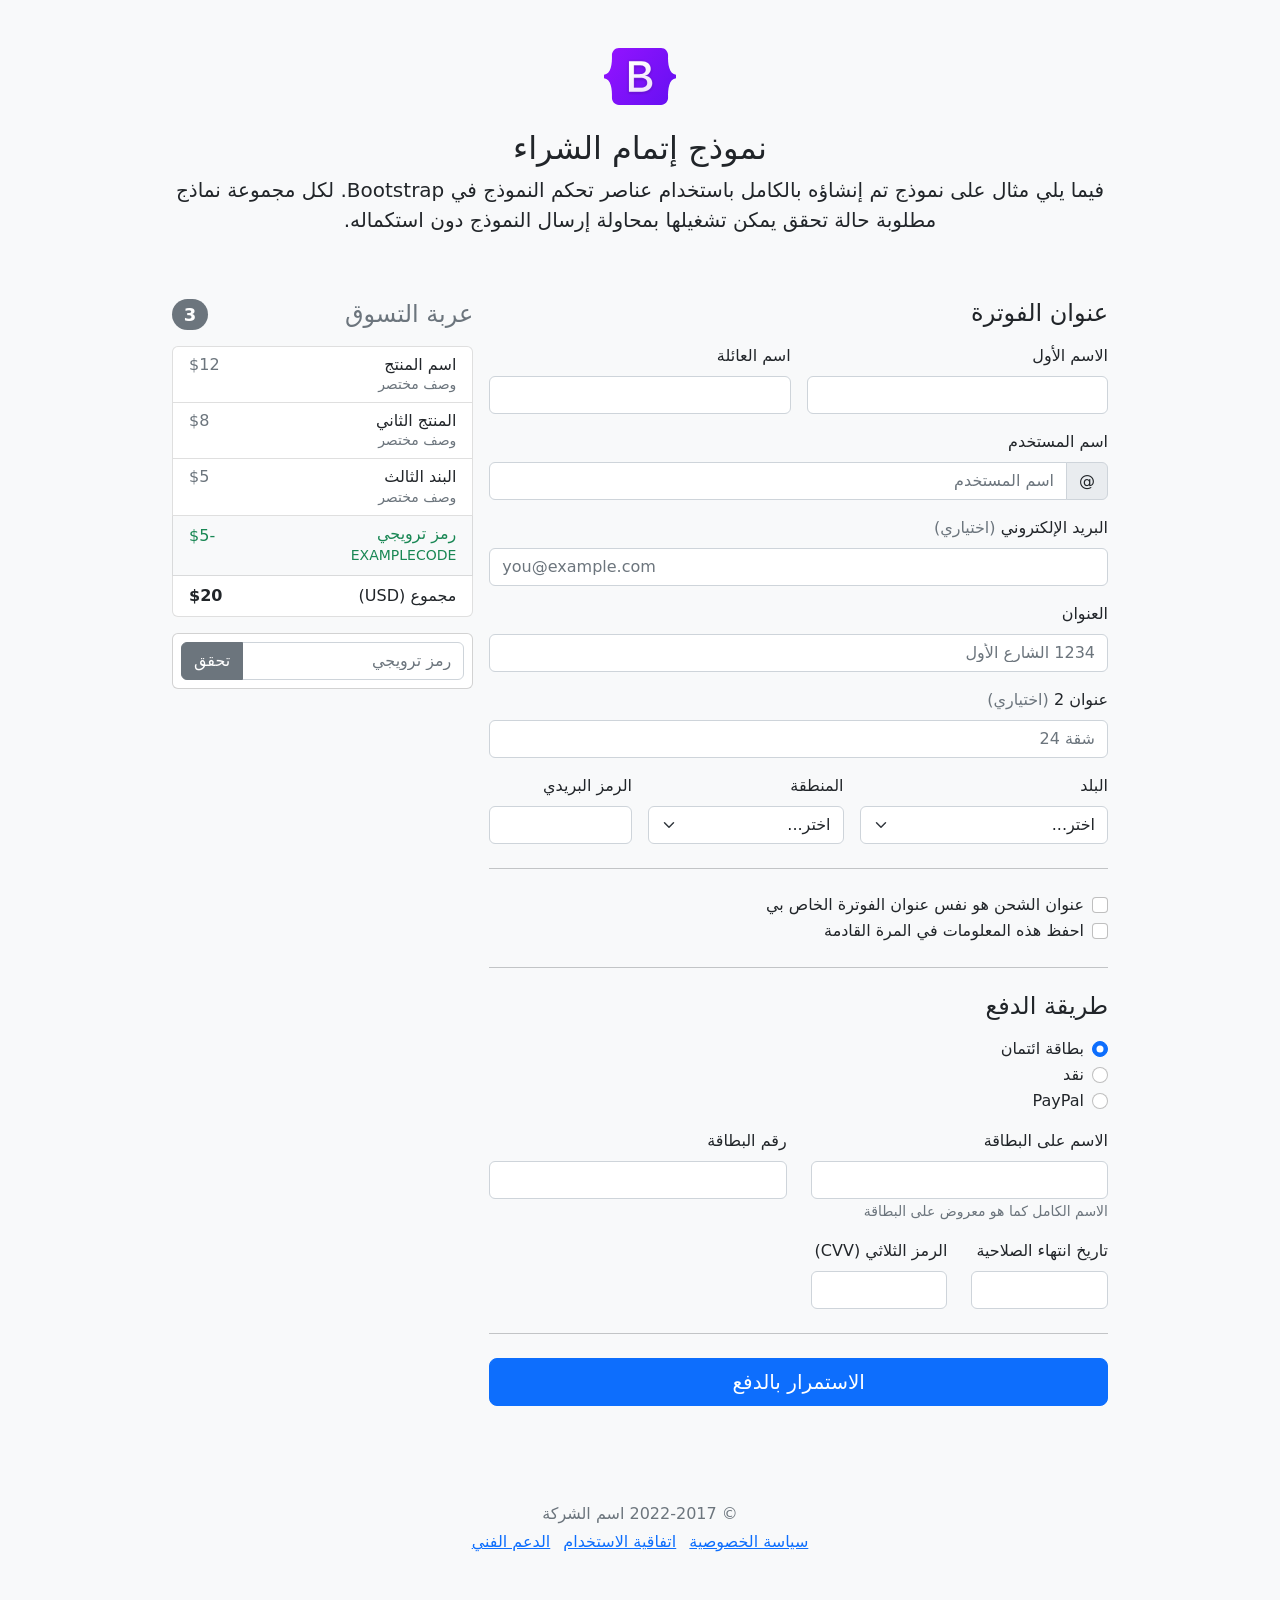
<file: Academy-Cinemas/bootstrap-5.2.3-examples/checkout-rtl/index.html>
<!doctype html>
<html lang="ar" dir="rtl">
  <head>
    <meta charset="utf-8">
    <meta name="viewport" content="width=device-width, initial-scale=1">
    <meta name="description" content="">
    <meta name="author" content="Mark Otto, Jacob Thornton, and Bootstrap contributors">
    <meta name="generator" content="Hugo 0.104.2">
    <title>مثال إتمام الشراء · Bootstrap v5.2</title>

    <link rel="canonical" href="https://getbootstrap.com/docs/5.2/examples/checkout-rtl/">

    

    

<link href="../assets/dist/css/bootstrap.rtl.min.css" rel="stylesheet">

    <style>
      .bd-placeholder-img {
        font-size: 1.125rem;
        text-anchor: middle;
        -webkit-user-select: none;
        -moz-user-select: none;
        user-select: none;
      }

      @media (min-width: 768px) {
        .bd-placeholder-img-lg {
          font-size: 3.5rem;
        }
      }

      .b-example-divider {
        height: 3rem;
        background-color: rgba(0, 0, 0, .1);
        border: solid rgba(0, 0, 0, .15);
        border-width: 1px 0;
        box-shadow: inset 0 .5em 1.5em rgba(0, 0, 0, .1), inset 0 .125em .5em rgba(0, 0, 0, .15);
      }

      .b-example-vr {
        flex-shrink: 0;
        width: 1.5rem;
        height: 100vh;
      }

      .bi {
        vertical-align: -.125em;
        fill: currentColor;
      }

      .nav-scroller {
        position: relative;
        z-index: 2;
        height: 2.75rem;
        overflow-y: hidden;
      }

      .nav-scroller .nav {
        display: flex;
        flex-wrap: nowrap;
        padding-bottom: 1rem;
        margin-top: -1px;
        overflow-x: auto;
        text-align: center;
        white-space: nowrap;
        -webkit-overflow-scrolling: touch;
      }
    </style>

    
    <!-- Custom styles for this template -->
    <link href="../checkout/form-validation.css" rel="stylesheet">
  </head>
  <body class="bg-light">
    
<div class="container">
  <main>
    <div class="py-5 text-center">
      <img class="d-block mx-auto mb-4" src="../assets/brand/bootstrap-logo.svg" alt="" width="72" height="57">
      <h2>نموذج إتمام الشراء</h2>
      <p class="lead">فيما يلي مثال على نموذج تم إنشاؤه بالكامل باستخدام عناصر تحكم النموذج في Bootstrap. لكل مجموعة نماذج مطلوبة حالة تحقق يمكن تشغيلها بمحاولة إرسال النموذج دون استكماله.</p>
    </div>

    <div class="row g-3">
      <div class="col-md-5 col-lg-4 order-md-last">
        <h4 class="d-flex justify-content-between align-items-center mb-3">
          <span class="text-muted">عربة التسوق</span>
          <span class="badge bg-secondary rounded-pill">3</span>
        </h4>
        <ul class="list-group mb-3">
          <li class="list-group-item d-flex justify-content-between lh-sm">
            <div>
              <h6 class="my-0">اسم المنتج</h6>
              <small class="text-muted">وصف مختصر</small>
            </div>
            <span class="text-muted">$12</span>
          </li>
          <li class="list-group-item d-flex justify-content-between lh-sm">
            <div>
              <h6 class="my-0">المنتج الثاني</h6>
              <small class="text-muted">وصف مختصر</small>
            </div>
            <span class="text-muted">$8</span>
          </li>
          <li class="list-group-item d-flex justify-content-between lh-sm">
            <div>
              <h6 class="my-0">البند الثالث</h6>
              <small class="text-muted">وصف مختصر</small>
            </div>
            <span class="text-muted">$5</span>
          </li>
          <li class="list-group-item d-flex justify-content-between bg-light">
            <div class="text-success">
              <h6 class="my-0">رمز ترويجي</h6>
              <small>EXAMPLECODE</small>
            </div>
            <span class="text-success">-$5</span>
          </li>
          <li class="list-group-item d-flex justify-content-between">
            <span>مجموع (USD)</span>
            <strong>$20</strong>
          </li>
        </ul>

        <form class="card p-2">
          <div class="input-group">
            <input type="text" class="form-control" placeholder="رمز ترويجي">
            <button type="submit" class="btn btn-secondary">تحقق</button>
          </div>
        </form>
      </div>
      <div class="col-md-7 col-lg-8">
        <h4 class="mb-3">عنوان الفوترة</h4>
        <form class="needs-validation" novalidate>
          <div class="row g-3">
            <div class="col-sm-6">
              <label for="firstName" class="form-label">الاسم الأول</label>
              <input type="text" class="form-control" id="firstName" placeholder="" value="" required>
              <div class="invalid-feedback">
                يرجى إدخال اسم أول صحيح.
              </div>
            </div>

            <div class="col-sm-6">
              <label for="lastName" class="form-label">اسم العائلة</label>
              <input type="text" class="form-control" id="lastName" placeholder="" value="" required>
              <div class="invalid-feedback">
                يرجى إدخال اسم عائلة صحيح.
              </div>
            </div>

            <div class="col-12">
              <label for="username" class="form-label">اسم المستخدم</label>
              <div class="input-group has-validation">
                <span class="input-group-text">@</span>
                <input type="text" class="form-control" id="username" placeholder="اسم المستخدم" required>
              <div class="invalid-feedback">
                اسم المستخدم الخاص بك مطلوب.
                </div>
              </div>
            </div>

            <div class="col-12">
              <label for="email" class="form-label">البريد الإلكتروني <span class="text-muted">(اختياري)</span></label>
              <input type="email" class="form-control" id="email" placeholder="you@example.com">
              <div class="invalid-feedback">
                يرجى إدخال عنوان بريد إلكتروني صحيح لتصلكم تحديثات الشحن.
              </div>
            </div>

            <div class="col-12">
              <label for="address" class="form-label">العنوان</label>
              <input type="text" class="form-control" id="address" placeholder="1234 الشارع الأول" required>
              <div class="invalid-feedback">
                يرجى إدخال عنوان الشحن الخاص بك.
              </div>
            </div>

            <div class="col-12">
              <label for="address2" class="form-label">عنوان 2 <span class="text-muted">(اختياري)</span></label>
              <input type="text" class="form-control" id="address2" placeholder="شقة 24">
            </div>

            <div class="col-md-5">
              <label for="country" class="form-label">البلد</label>
              <select class="form-select" id="country" required>
                <option value="">اختر...</option>
                <option>الولايات المتحدة الأمريكية</option>
              </select>
              <div class="invalid-feedback">
                يرجى اختيار بلد صحيح.
              </div>
            </div>

            <div class="col-md-4">
              <label for="state" class="form-label">المنطقة</label>
              <select class="form-select" id="state" required>
                <option value="">اختر...</option>
                <option>كاليفورنيا</option>
              </select>
              <div class="invalid-feedback">
                يرجى اختيار اسم منطقة صحيح.
              </div>
            </div>

            <div class="col-md-3">
              <label for="zip" class="form-label">الرمز البريدي</label>
              <input type="text" class="form-control" id="zip" placeholder="" required>
              <div class="invalid-feedback">
                الرمز البريدي مطلوب.
              </div>
            </div>
          </div>

          <hr class="my-4">

          <div class="form-check">
            <input type="checkbox" class="form-check-input" id="same-address">
            <label class="form-check-label" for="same-address">عنوان الشحن هو نفس عنوان الفوترة الخاص بي</label>
          </div>

          <div class="form-check">
            <input type="checkbox" class="form-check-input" id="save-info">
            <label class="form-check-label" for="save-info">احفظ هذه المعلومات في المرة القادمة</label>
          </div>

          <hr class="my-4">

          <h4 class="mb-3">طريقة الدفع</h4>

          <div class="my-3">
            <div class="form-check">
              <input id="credit" name="paymentMethod" type="radio" class="form-check-input" checked required>
              <label class="form-check-label" for="credit">بطاقة ائتمان</label>
            </div>
            <div class="form-check">
              <input id="cash" name="paymentMethod" type="radio" class="form-check-input" required>
              <label class="form-check-label" for="cash">نقد</label>
            </div>
            <div class="form-check">
              <input id="paypal" name="paymentMethod" type="radio" class="form-check-input" required>
              <label class="form-check-label" for="paypal">PayPal</label>
            </div>
          </div>

          <div class="row gy-3">
            <div class="col-md-6">
              <label for="cc-name" class="form-label">الاسم على البطاقة</label>
              <input type="text" class="form-control" id="cc-name" placeholder="" required>
              <small class="text-muted">الاسم الكامل كما هو معروض على البطاقة</small>
              <div class="invalid-feedback">
                الاسم على البطاقة مطلوب
              </div>
            </div>

            <div class="col-md-6">
              <label for="cc-number" class="form-label">رقم البطاقة</label>
              <input type="text" class="form-control" id="cc-number" placeholder="" required>
              <div class="invalid-feedback">
                رقم بطاقة الائتمان مطلوب
              </div>
            </div>

            <div class="col-md-3">
              <label for="cc-expiration" class="form-label">تاريخ انتهاء الصلاحية</label>
              <input type="text" class="form-control" id="cc-expiration" placeholder="" required>
              <div class="invalid-feedback">
                تاريخ انتهاء الصلاحية مطلوب
              </div>
            </div>

            <div class="col-md-3">
              <label for="cc-cvv" class="form-label">الرمز الثلاثي (CVV)</label>
              <input type="text" class="form-control" id="cc-cvv" placeholder="" required>
              <div class="invalid-feedback">
                رمز الحماية مطلوب
              </div>
            </div>
          </div>

          <hr class="my-4">

          <button class="w-100 btn btn-primary btn-lg" type="submit">الاستمرار بالدفع</button>
        </form>
      </div>
    </div>
  </main>
  <footer class="my-5 pt-5 text-muted text-center text-small">
    <p class="mb-1">&copy; 2022-2017 اسم الشركة</p>
    <ul class="list-inline">
      <li class="list-inline-item"><a href="#">سياسة الخصوصية</a></li>
      <li class="list-inline-item"><a href="#">اتفاقية الاستخدام</a></li>
      <li class="list-inline-item"><a href="#">الدعم الفني</a></li>
    </ul>
  </footer>
</div>


    <script src="../assets/dist/js/bootstrap.bundle.min.js"></script>

      <script src="../checkout/form-validation.js"></script>
  </body>
</html>
</file>
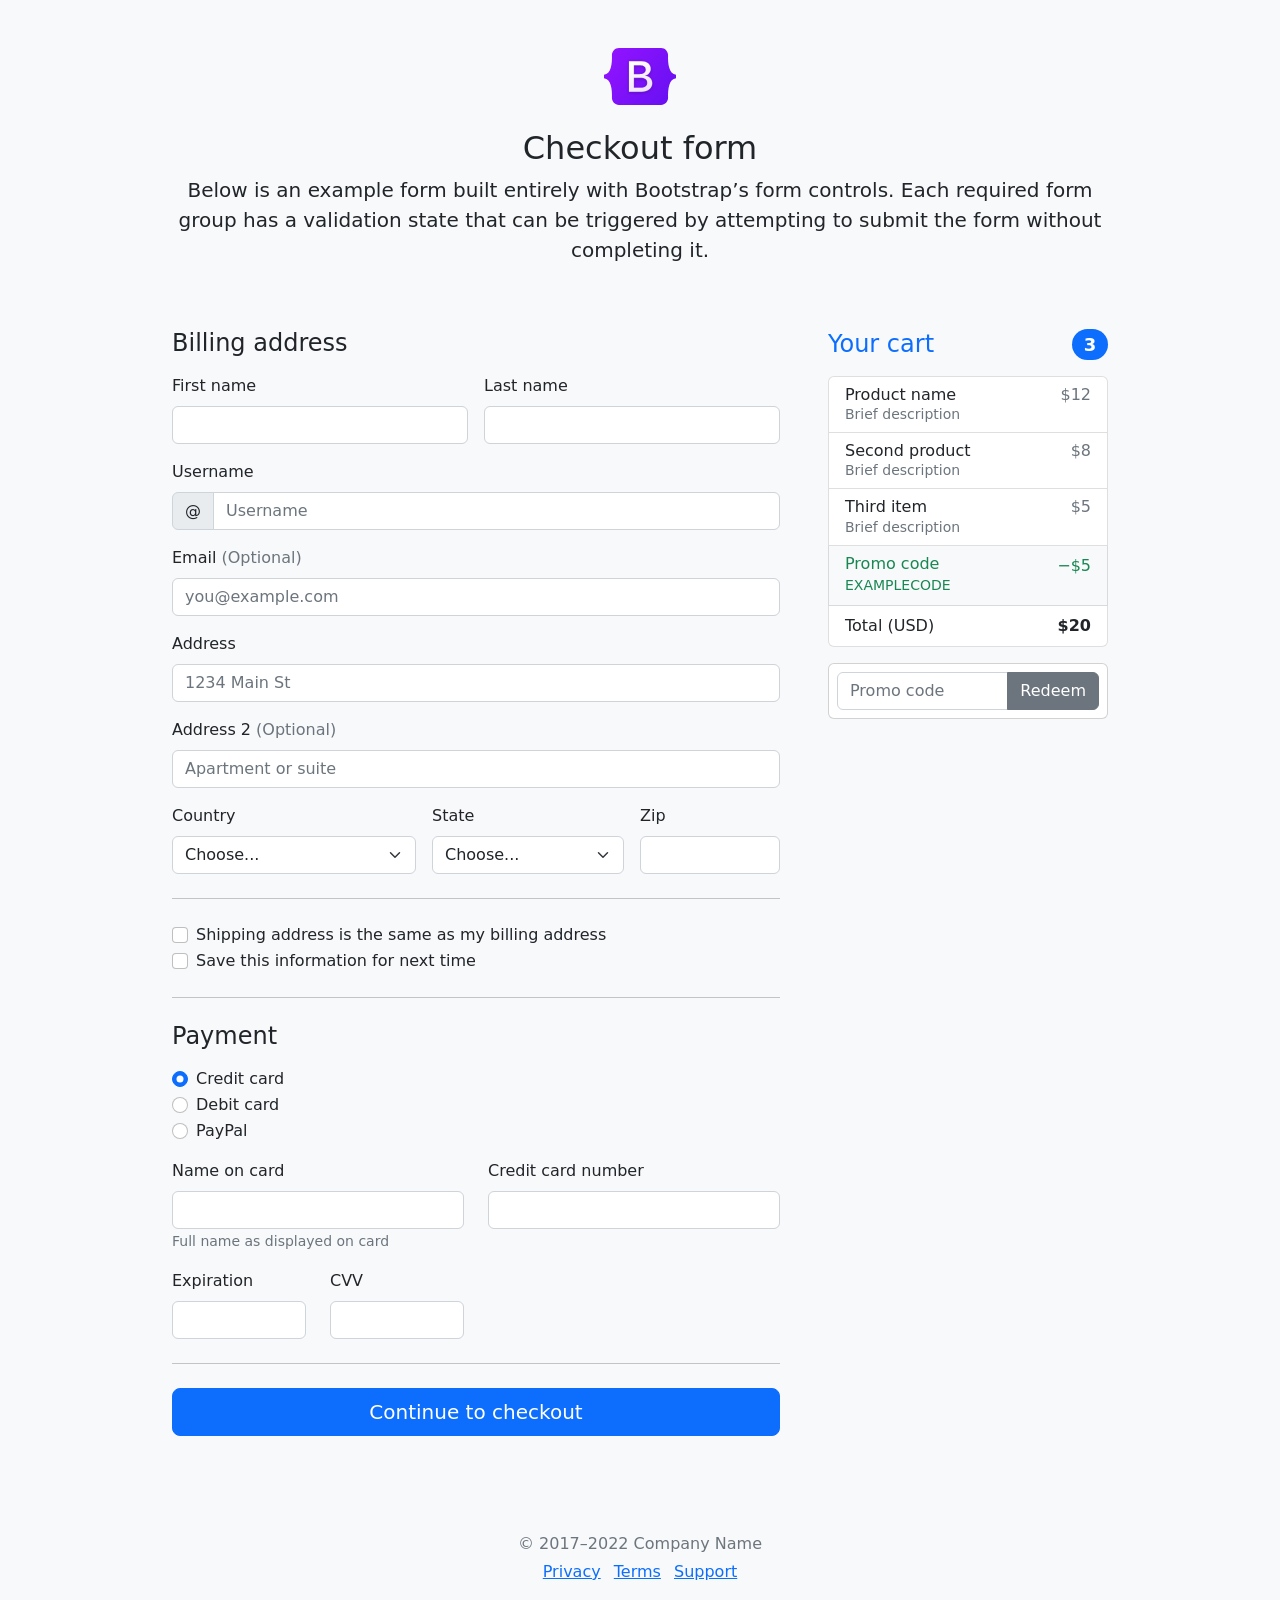
<file: Academy-Cinemas/bootstrap-5.2.3-examples/checkout/index.html>
<!doctype html>
<html lang="en">
  <head>
    <meta charset="utf-8">
    <meta name="viewport" content="width=device-width, initial-scale=1">
    <meta name="description" content="">
    <meta name="author" content="Mark Otto, Jacob Thornton, and Bootstrap contributors">
    <meta name="generator" content="Hugo 0.104.2">
    <title>Checkout example · Bootstrap v5.2</title>

    <link rel="canonical" href="https://getbootstrap.com/docs/5.2/examples/checkout/">

    

    

<link href="../assets/dist/css/bootstrap.min.css" rel="stylesheet">

    <style>
      .bd-placeholder-img {
        font-size: 1.125rem;
        text-anchor: middle;
        -webkit-user-select: none;
        -moz-user-select: none;
        user-select: none;
      }

      @media (min-width: 768px) {
        .bd-placeholder-img-lg {
          font-size: 3.5rem;
        }
      }

      .b-example-divider {
        height: 3rem;
        background-color: rgba(0, 0, 0, .1);
        border: solid rgba(0, 0, 0, .15);
        border-width: 1px 0;
        box-shadow: inset 0 .5em 1.5em rgba(0, 0, 0, .1), inset 0 .125em .5em rgba(0, 0, 0, .15);
      }

      .b-example-vr {
        flex-shrink: 0;
        width: 1.5rem;
        height: 100vh;
      }

      .bi {
        vertical-align: -.125em;
        fill: currentColor;
      }

      .nav-scroller {
        position: relative;
        z-index: 2;
        height: 2.75rem;
        overflow-y: hidden;
      }

      .nav-scroller .nav {
        display: flex;
        flex-wrap: nowrap;
        padding-bottom: 1rem;
        margin-top: -1px;
        overflow-x: auto;
        text-align: center;
        white-space: nowrap;
        -webkit-overflow-scrolling: touch;
      }
    </style>

    
    <!-- Custom styles for this template -->
    <link href="form-validation.css" rel="stylesheet">
  </head>
  <body class="bg-light">
    
<div class="container">
  <main>
    <div class="py-5 text-center">
      <img class="d-block mx-auto mb-4" src="../assets/brand/bootstrap-logo.svg" alt="" width="72" height="57">
      <h2>Checkout form</h2>
      <p class="lead">Below is an example form built entirely with Bootstrap’s form controls. Each required form group has a validation state that can be triggered by attempting to submit the form without completing it.</p>
    </div>

    <div class="row g-5">
      <div class="col-md-5 col-lg-4 order-md-last">
        <h4 class="d-flex justify-content-between align-items-center mb-3">
          <span class="text-primary">Your cart</span>
          <span class="badge bg-primary rounded-pill">3</span>
        </h4>
        <ul class="list-group mb-3">
          <li class="list-group-item d-flex justify-content-between lh-sm">
            <div>
              <h6 class="my-0">Product name</h6>
              <small class="text-muted">Brief description</small>
            </div>
            <span class="text-muted">$12</span>
          </li>
          <li class="list-group-item d-flex justify-content-between lh-sm">
            <div>
              <h6 class="my-0">Second product</h6>
              <small class="text-muted">Brief description</small>
            </div>
            <span class="text-muted">$8</span>
          </li>
          <li class="list-group-item d-flex justify-content-between lh-sm">
            <div>
              <h6 class="my-0">Third item</h6>
              <small class="text-muted">Brief description</small>
            </div>
            <span class="text-muted">$5</span>
          </li>
          <li class="list-group-item d-flex justify-content-between bg-light">
            <div class="text-success">
              <h6 class="my-0">Promo code</h6>
              <small>EXAMPLECODE</small>
            </div>
            <span class="text-success">−$5</span>
          </li>
          <li class="list-group-item d-flex justify-content-between">
            <span>Total (USD)</span>
            <strong>$20</strong>
          </li>
        </ul>

        <form class="card p-2">
          <div class="input-group">
            <input type="text" class="form-control" placeholder="Promo code">
            <button type="submit" class="btn btn-secondary">Redeem</button>
          </div>
        </form>
      </div>
      <div class="col-md-7 col-lg-8">
        <h4 class="mb-3">Billing address</h4>
        <form class="needs-validation" novalidate>
          <div class="row g-3">
            <div class="col-sm-6">
              <label for="firstName" class="form-label">First name</label>
              <input type="text" class="form-control" id="firstName" placeholder="" value="" required>
              <div class="invalid-feedback">
                Valid first name is required.
              </div>
            </div>

            <div class="col-sm-6">
              <label for="lastName" class="form-label">Last name</label>
              <input type="text" class="form-control" id="lastName" placeholder="" value="" required>
              <div class="invalid-feedback">
                Valid last name is required.
              </div>
            </div>

            <div class="col-12">
              <label for="username" class="form-label">Username</label>
              <div class="input-group has-validation">
                <span class="input-group-text">@</span>
                <input type="text" class="form-control" id="username" placeholder="Username" required>
              <div class="invalid-feedback">
                  Your username is required.
                </div>
              </div>
            </div>

            <div class="col-12">
              <label for="email" class="form-label">Email <span class="text-muted">(Optional)</span></label>
              <input type="email" class="form-control" id="email" placeholder="you@example.com">
              <div class="invalid-feedback">
                Please enter a valid email address for shipping updates.
              </div>
            </div>

            <div class="col-12">
              <label for="address" class="form-label">Address</label>
              <input type="text" class="form-control" id="address" placeholder="1234 Main St" required>
              <div class="invalid-feedback">
                Please enter your shipping address.
              </div>
            </div>

            <div class="col-12">
              <label for="address2" class="form-label">Address 2 <span class="text-muted">(Optional)</span></label>
              <input type="text" class="form-control" id="address2" placeholder="Apartment or suite">
            </div>

            <div class="col-md-5">
              <label for="country" class="form-label">Country</label>
              <select class="form-select" id="country" required>
                <option value="">Choose...</option>
                <option>United States</option>
              </select>
              <div class="invalid-feedback">
                Please select a valid country.
              </div>
            </div>

            <div class="col-md-4">
              <label for="state" class="form-label">State</label>
              <select class="form-select" id="state" required>
                <option value="">Choose...</option>
                <option>California</option>
              </select>
              <div class="invalid-feedback">
                Please provide a valid state.
              </div>
            </div>

            <div class="col-md-3">
              <label for="zip" class="form-label">Zip</label>
              <input type="text" class="form-control" id="zip" placeholder="" required>
              <div class="invalid-feedback">
                Zip code required.
              </div>
            </div>
          </div>

          <hr class="my-4">

          <div class="form-check">
            <input type="checkbox" class="form-check-input" id="same-address">
            <label class="form-check-label" for="same-address">Shipping address is the same as my billing address</label>
          </div>

          <div class="form-check">
            <input type="checkbox" class="form-check-input" id="save-info">
            <label class="form-check-label" for="save-info">Save this information for next time</label>
          </div>

          <hr class="my-4">

          <h4 class="mb-3">Payment</h4>

          <div class="my-3">
            <div class="form-check">
              <input id="credit" name="paymentMethod" type="radio" class="form-check-input" checked required>
              <label class="form-check-label" for="credit">Credit card</label>
            </div>
            <div class="form-check">
              <input id="debit" name="paymentMethod" type="radio" class="form-check-input" required>
              <label class="form-check-label" for="debit">Debit card</label>
            </div>
            <div class="form-check">
              <input id="paypal" name="paymentMethod" type="radio" class="form-check-input" required>
              <label class="form-check-label" for="paypal">PayPal</label>
            </div>
          </div>

          <div class="row gy-3">
            <div class="col-md-6">
              <label for="cc-name" class="form-label">Name on card</label>
              <input type="text" class="form-control" id="cc-name" placeholder="" required>
              <small class="text-muted">Full name as displayed on card</small>
              <div class="invalid-feedback">
                Name on card is required
              </div>
            </div>

            <div class="col-md-6">
              <label for="cc-number" class="form-label">Credit card number</label>
              <input type="text" class="form-control" id="cc-number" placeholder="" required>
              <div class="invalid-feedback">
                Credit card number is required
              </div>
            </div>

            <div class="col-md-3">
              <label for="cc-expiration" class="form-label">Expiration</label>
              <input type="text" class="form-control" id="cc-expiration" placeholder="" required>
              <div class="invalid-feedback">
                Expiration date required
              </div>
            </div>

            <div class="col-md-3">
              <label for="cc-cvv" class="form-label">CVV</label>
              <input type="text" class="form-control" id="cc-cvv" placeholder="" required>
              <div class="invalid-feedback">
                Security code required
              </div>
            </div>
          </div>

          <hr class="my-4">

          <button class="w-100 btn btn-primary btn-lg" type="submit">Continue to checkout</button>
        </form>
      </div>
    </div>
  </main>

  <footer class="my-5 pt-5 text-muted text-center text-small">
    <p class="mb-1">&copy; 2017–2022 Company Name</p>
    <ul class="list-inline">
      <li class="list-inline-item"><a href="#">Privacy</a></li>
      <li class="list-inline-item"><a href="#">Terms</a></li>
      <li class="list-inline-item"><a href="#">Support</a></li>
    </ul>
  </footer>
</div>


    <script src="../assets/dist/js/bootstrap.bundle.min.js"></script>

      <script src="form-validation.js"></script>
  </body>
</html>
</file>
<file: Academy-Cinemas/css/custom.css>
/*Font Passion One from fonts.google.com*/
@import url('https://fonts.googleapis.com/css2?family=Passion+One:wght@400;700&display=swap');
/*Font Yesteryear from fonts.google.com*/
@import url('https://fonts.googleapis.com/css2?family=Yesteryear&display=swap');

/*Creates global CSS variables the can be reused
throughout the file*/
:root {
    --main-color: rgb(126, 133, 130);
    --main-color-accent: rgb(237, 192, 3);
    --main-color-transparent: rgba(126, 133, 130, 0.8);
    --secondary-color: rgba(128, 0, 0, 0.9);
    --accent-color: rgb(36, 36, 36);
    --accent-text-color: rgb(255, 255, 255);
    --main-font-family: 'Passion One', cursive;
    --secondary-font-family: "Yesteryear", cursive;
}

html {
    scroll-padding-top: 100px;
}

body {
    background-image: url(../images/theater-curtains.jpg);
    background-size: 100% 120%;
    /*100% horizontally and
    120% vertically*/
    background-attachment: fixed;
    overflow-x: hidden;
    /*Removes left to right scrool bar*/
}

/*NAVBAR*/

.navbar {
    background-color: var(--secondary-color);
    border-bottom: 5px solid rgb(98, 0, 0);
    height: 100px;
}

/*Affects the title in the navbar Academy Cinemas*/
.navbar-brand {
    color: var(--main-color-accent);
    font-family: var(--main-font-family);
    font-size: 45px;
    padding-left: 30px;
}

.nav-link {
    color: var(--main-color-accent);
    font-family: var(--main-font-family);
    font-size: 35px;
}

/*Affects the hover state of the links in the navbar*/
.nav-link:hover {
    color: var(--main-color-transparent);
    text-shadow: 0 0 3px rgba(255, 123, 0, 0.6);
}

/*Sets the color of the link that has been clicked on
in other words the "active link"*/
.nav-link:focus {
    color: var(--accent-text-color);
    text-shadow: 0 0 3px rgba(255, 123, 0, 0.6);
}

/*Adjusts the left padding of the navbar links*/
.navbar-expand-lg .navbar-nav .nav-link {
    padding-left: 1.5rem;
}

/*MOVIE DROP DOWN MENU*/

/*Targets the drop down menu that contains the links for
each movie title*/
.dropdown-menu {
    border: none;
    /*Removes the thin black border*/
    border-radius: 0;
    box-shadow: 0px 0px 16px 2px rgba(0, 0, 0, 0.4);
    background-color: var(--main-color);
    padding: 0px;
    /*Overrides Bootstrap padding on the 
    top and bottom of the drop down menu*/
}

/*Sets up the styling for each movie link in the
drop down menu*/
.dropdown-item {
    color: var(--accent-color);
    font-family: var(--main-font-family);
    text-align: left;
    font-size: 30px;
    padding-top: 15px;
    /*Adds some space to the top of
    each link to center them*/
    padding-bottom: 20px;
    /*Adds some space to the bottom
    of each link to center them*/
    border-bottom: 2px solid rgb(117, 77, 13);
}

.dropdown-item:hover,
.dropdown-item:focus {
    color: var(--accent-text-color);
    background-color: var(--main-color);
}

/*MOBILE MENU*/

.navbar-toggler {
    border: none;
    transition: 0.5s ease;
}

.navbar-toggler:focus {
    box-shadow: 0 0 0 var(--bs-navbar-toggler-focus-width) rgb(98, 0, 0);
    transition: 0.5s ease;
}

.navbar-toggler-icon {
    background-image: url("data:image/svg+xml,%3csvg xmlns='http://www.w3.org/2000/svg' viewBox='0 0 30 30'%3e%3cpath stroke='rgb%28237, 192, 3%29' stroke-linecap='round' stroke-miterlimit='10' stroke-width='2' d='M4 7h22M4 15h22M4 23h22'/%3e%3c/svg%3e");
}

/*HEADER IMAGE*/

#header-image {
    padding-top: 150px;
}

/*GENERAL STYLING*/

h1, h3, h4, h5 ,p {
    cursor: default;
    /*Changes the cursor back to the
    default arrow instead of a text cursor when hovering
    your mouse over text*/
}

h1 {
    font-family: var(--main-font-family);
    color: var(--main-color-accent);
    text-shadow: 0 0 10px rgb(0, 0, 0);
    text-align: center;
    font-size: 100px;
}

h3 {
    font-family: var(--main-font-family);
    font-size: 50px;
}

h4 {
    font-family: var(--secondary-font-family);
    font-size: 25px;
}

h5 {
    font-size: 30px;
    font-family: var(--main-font-family);
}

b {
    font-weight: 600;
}

img {
    border-radius: 5px;
}

/*MOVIE CARDS*/

.container {
    padding: 100px;
}

.card {
    border: 5px solid var(--main-color);
    border-radius: 5px;
    background-color: rgb(255, 255, 255, 0.9);
}

.card-body {
    padding-top: 30px;
    padding-left: 20px;
}

.spacer {
    padding-top: 50px;
    gap: 1.5rem;
}

/*Creates the main styling for buttons that contain the
Bootstrap .btn class*/
.btn {
    background-color: var(--main-color);
    border-radius: 20px;
    margin-top: 5px;
    margin-bottom: 10px;
    padding-top: 10px;
    color: var(--accent-color);
    font-family: var(--main-font-family);
    font-size: 18px;

}

.btn:hover:not(:focus):not(:active) {
    border-color: transparent;
    background-color: var(--main-color);
    color: var(--accent-text-color);
}

.btn:focus, .btn:active {
    border-color: transparent !important;
    background-color: var(--main-color) !important;
    color: var(--accent-color) !important;
    transition: none;
    box-shadow: none !important;
    outline: none !important;
}

.btn:focus-visible {
    outline: none !important;
    box-shadow: none !important;
}

/*Added styling for yellow button for the buy tickets and
contact from section*/
.yellow-btn {
    background-color: var(--main-color-accent);
    padding: 20px;
    border-radius: 40px;
    font-size: 25px;
    color: var(--accent-color);
    margin-top: 20px;
    margin-bottom: 40px;
}

.btn.yellow-btn:hover:not(:focus):not(:active) {
    background-color: var(--main-color-accent);
    color: var(--accent-text-color);
}


/*TICKET CARD*/

/*Specifically styles the card class within the element
containing the tickets id*/
#tickets .card {
    padding: 40px;
    height: 250px;
    margin-right: 20px;
    background-color: white;
}

.form-select {
    font-family: var(--main-font-family);
    font-size: 20px;
    border: 3px solid var(--main-color);
    transition: border-color 0.5s ease-in;
}

.form-select:focus {
    border-color: var(--secondary-color);
    box-shadow: none; /*Overrides bootstrap box shadow*/
    transition: 0.5s ease-in;
}

/*Select number of tickets input*/
input[type="number"] {
    width: 70px;
    padding: 5px;
    border: 3px solid var(--main-color);
    border-radius: 5px;
    font-family: var(--main-font-family);
    font-size: 20px;
    transition: border-color 0.5s ease-in;
}

input[type="number"]:focus {
    border: 3px solid var(--secondary-color);
    transition: 0.5s ease-in;
    outline: 0;/*Removes the default outline set by
    the browser*/
}

/*CONTACT FORM*/

.form-control{
    border: 3px solid var(--main-color);
    transition: 1s ease;
}

/*Overrides Boostrap's focus effect*/
.form-control:focus{
    color: #212529;
    border-color: var(--secondary-color);
    box-shadow: 0 0 0px .25rem var(--main-color);
}

/*Adjust the contact form submit button to the right
side of the srceen*/
#contact-submit{
    float: right;   
}

/*FOOTER*/

footer{
    border-top: 5px solid var(--main-color);
    background-color: rgba(0, 0, 0, 0.6);
    margin: 0px -15px 0px -15px; /*Extends the footer beyond
    the webpage on the left and right side leaving no
    white space*/
}

.footer-text{
    font-family: var(--main-font-family);
    color: var(--accent-text-color);
    font-size: 30px;
}

/*Specifically styles the footer image seperate from the 
other images on the page and overrides the img type
selector*/
.footer-img{
    width: auto;
    height: 130px;
}
</file>
<file: Academy-Cinemas/css/custom-css-media.css>
@media screen and (max-width: 991.98px) {
    .navbar {
        height: auto;
        min-height: 100px;
    }

    .navbar-collapse {
        background-color: transparent;
        border-top: 5px solid rgb(98, 0, 0);
        margin-right: -0.75rem;
        margin-left: -0.75rem;
        padding-right: 0.75rem;
        padding-left: 0.75rem;
    }

    .navbar-nav .dropdown-menu {
        display: block;
        position: static;
        width: 100%;
        margin: 0;
        border: 0;
        box-shadow: none;
        background-color: transparent;
        max-height: 0;
        overflow: hidden;
        opacity: 0;
        transform: translateY(-0.5rem);
        visibility: hidden;
        transition: max-height 0.35s ease, opacity 0.25s ease, transform 0.35s ease, visibility 0s linear 0.35s;
    }

    .navbar-nav .dropdown-menu.show {
        max-height: 20rem;
        opacity: 1;
        transform: translateY(0);
        visibility: visible;
        transition-delay: 0s;
    }

    .navbar-nav .dropdown-item {
        padding-left: 2.5rem;
        color: var(--main-color-accent);
    }

    .navbar-nav .dropdown-item:hover,
    .navbar-nav .dropdown-item:focus {
        color: var(--accent-text-color);
        background-color: transparent;
    }
}

@media (prefers-reduced-motion: reduce) {
    .navbar-nav .dropdown-menu {
        transition: none;
    }
}

@media screen and (max-width: 1200px) {
    html {
        scroll-padding-top: 550px;
    }
}
</file>
<file: Academy-Cinemas/bootstrap-5.2.3-examples/blog/blog.rtl.css>
/* stylelint-disable selector-list-comma-newline-after */

.blog-header {
  border-bottom: 1px solid #e5e5e5;
}

.blog-header-logo {
  font-family: Amiri, Georgia, "Times New Roman", serif;
  font-size: 2.25rem;
}

.blog-header-logo:hover {
  text-decoration: none;
}

h1, h2, h3, h4, h5, h6 {
  font-family: Amiri, Georgia, "Times New Roman", serif;
}

.display-4 {
  font-size: 2.5rem;
}
@media (min-width: 768px) {
  .display-4 {
    font-size: 3rem;
  }
}

.flex-auto {
  flex: 0 0 auto;
}

.h-250 { height: 250px; }
@media (min-width: 768px) {
  .h-md-250 { height: 250px; }
}

/* Pagination */
.blog-pagination {
  margin-bottom: 4rem;
}

/*
 * Blog posts
 */
.blog-post {
  margin-bottom: 4rem;
}
.blog-post-title {
  font-size: 2.5rem;
}
.blog-post-meta {
  margin-bottom: 1.25rem;
  color: #727272;
}

/*
 * Footer
 */
.blog-footer {
  padding: 2.5rem 0;
  color: #727272;
  text-align: center;
  background-color: #f9f9f9;
  border-top: .05rem solid #e5e5e5;
}
.blog-footer p:last-child {
  margin-bottom: 0;
}
</file>
<file: Academy-Cinemas/bootstrap-5.2.3-examples/blog/blog.css>
/* stylelint-disable selector-list-comma-newline-after */

.blog-header {
  border-bottom: 1px solid #e5e5e5;
}

.blog-header-logo {
  font-family: "Playfair Display", Georgia, "Times New Roman", serif/*rtl:Amiri, Georgia, "Times New Roman", serif*/;
  font-size: 2.25rem;
}

.blog-header-logo:hover {
  text-decoration: none;
}

h1, h2, h3, h4, h5, h6 {
  font-family: "Playfair Display", Georgia, "Times New Roman", serif/*rtl:Amiri, Georgia, "Times New Roman", serif*/;
}

.display-4 {
  font-size: 2.5rem;
}
@media (min-width: 768px) {
  .display-4 {
    font-size: 3rem;
  }
}

.flex-auto {
  flex: 0 0 auto;
}

.h-250 { height: 250px; }
@media (min-width: 768px) {
  .h-md-250 { height: 250px; }
}

/* Pagination */
.blog-pagination {
  margin-bottom: 4rem;
}

/*
 * Blog posts
 */
.blog-post {
  margin-bottom: 4rem;
}
.blog-post-title {
  font-size: 2.5rem;
}
.blog-post-meta {
  margin-bottom: 1.25rem;
  color: #727272;
}

/*
 * Footer
 */
.blog-footer {
  padding: 2.5rem 0;
  color: #727272;
  text-align: center;
  background-color: #f9f9f9;
  border-top: .05rem solid #e5e5e5;
}
.blog-footer p:last-child {
  margin-bottom: 0;
}
</file>
<file: Academy-Cinemas/bootstrap-5.2.3-examples/carousel/carousel.rtl.css>
/* GLOBAL STYLES
-------------------------------------------------- */
/* Padding below the footer and lighter body text */

body {
  padding-top: 3rem;
  padding-bottom: 3rem;
  color: #5a5a5a;
}


/* CUSTOMIZE THE CAROUSEL
-------------------------------------------------- */

/* Carousel base class */
.carousel {
  margin-bottom: 4rem;
}
/* Since positioning the image, we need to help out the caption */
.carousel-caption {
  bottom: 3rem;
  z-index: 10;
}

/* Declare heights because of positioning of img element */
.carousel-item {
  height: 32rem;
}


/* MARKETING CONTENT
-------------------------------------------------- */

/* Center align the text within the three columns below the carousel */
.marketing .col-lg-4 {
  margin-bottom: 1.5rem;
  text-align: center;
}
.marketing .col-lg-4 p {
  margin-right: .75rem;
  margin-left: .75rem;
}


/* Featurettes
------------------------- */

.featurette-divider {
  margin: 5rem 0; /* Space out the Bootstrap <hr> more */
}

/* Thin out the marketing headings */

/* RESPONSIVE CSS
-------------------------------------------------- */

@media (min-width: 40em) {
  /* Bump up size of carousel content */
  .carousel-caption p {
    margin-bottom: 1.25rem;
    font-size: 1.25rem;
    line-height: 1.4;
  }

  .featurette-heading {
    font-size: 50px;
  }
}

@media (min-width: 62em) {
  .featurette-heading {
    margin-top: 7rem;
  }
}
</file>
<file: Academy-Cinemas/bootstrap-5.2.3-examples/carousel/carousel.css>
/* GLOBAL STYLES
-------------------------------------------------- */
/* Padding below the footer and lighter body text */

body {
  padding-top: 3rem;
  padding-bottom: 3rem;
  color: #5a5a5a;
}


/* CUSTOMIZE THE CAROUSEL
-------------------------------------------------- */

/* Carousel base class */
.carousel {
  margin-bottom: 4rem;
}
/* Since positioning the image, we need to help out the caption */
.carousel-caption {
  bottom: 3rem;
  z-index: 10;
}

/* Declare heights because of positioning of img element */
.carousel-item {
  height: 32rem;
}


/* MARKETING CONTENT
-------------------------------------------------- */

/* Center align the text within the three columns below the carousel */
.marketing .col-lg-4 {
  margin-bottom: 1.5rem;
  text-align: center;
}
/* rtl:begin:ignore */
.marketing .col-lg-4 p {
  margin-right: .75rem;
  margin-left: .75rem;
}
/* rtl:end:ignore */


/* Featurettes
------------------------- */

.featurette-divider {
  margin: 5rem 0; /* Space out the Bootstrap <hr> more */
}

/* Thin out the marketing headings */
/* rtl:begin:remove */
.featurette-heading {
  letter-spacing: -.05rem;
}

/* rtl:end:remove */

/* RESPONSIVE CSS
-------------------------------------------------- */

@media (min-width: 40em) {
  /* Bump up size of carousel content */
  .carousel-caption p {
    margin-bottom: 1.25rem;
    font-size: 1.25rem;
    line-height: 1.4;
  }

  .featurette-heading {
    font-size: 50px;
  }
}

@media (min-width: 62em) {
  .featurette-heading {
    margin-top: 7rem;
  }
}
</file>
<file: Academy-Cinemas/bootstrap-5.2.3-examples/checkout/form-validation.css>
.container {
  max-width: 960px;
}
</file>
<file: Academy-Cinemas/bootstrap-5.2.3-examples/cheatsheet/cheatsheet.rtl.css>
body {
  scroll-behavior: smooth;
}

/**
 * Bootstrap "Journal code" icon
 * @link https://icons.getbootstrap.com/icons/journal-code/
 */
.bd-heading a::before {
  display: inline-block;
  width: 1em;
  height: 1em;
  margin-left: .25rem;
  content: "";
  background-image: url("data:image/svg+xml,%3Csvg xmlns='http://www.w3.org/2000/svg' fill='%25230d6efd' viewBox='0 0 16 16'%3E%3Cpath d='M4 1h8a2 2 0 0 1 2 2v10a2 2 0 0 1-2 2H4a2 2 0 0 1-2-2h1a1 1 0 0 0 1 1h8a1 1 0 0 0 1-1V3a1 1 0 0 0-1-1H4a1 1 0 0 0-1 1H2a2 2 0 0 1 2-2z'/%3E%3Cpath d='M2 5v-.5a.5.5 0 0 1 1 0V5h.5a.5.5 0 0 1 0 1h-2a.5.5 0 0 1 0-1H2zm0 3v-.5a.5.5 0 0 1 1 0V8h.5a.5.5 0 0 1 0 1h-2a.5.5 0 0 1 0-1H2zm0 3v-.5a.5.5 0 0 1 1 0v.5h.5a.5.5 0 0 1 0 1h-2a.5.5 0 0 1 0-1H2z'/%3E%3Cpath fill-rule='evenodd' d='M8.646 5.646a.5.5 0 0 1 .708 0l2 2a.5.5 0 0 1 0 .708l-2 2a.5.5 0 0 1-.708-.708L10.293 8 8.646 6.354a.5.5 0 0 1 0-.708zm-1.292 0a.5.5 0 0 0-.708 0l-2 2a.5.5 0 0 0 0 .708l2 2a.5.5 0 0 0 .708-.708L5.707 8l1.647-1.646a.5.5 0 0 0 0-.708z'/%3E%3C/svg%3E");
  background-size: 1em;
}

/* stylelint-disable-next-line selector-max-universal */
.bd-heading + div > * + * {
  margin-top: 3rem;
}

/* Table of contents */
.bd-aside a {
  padding: .1875rem .5rem;
  margin-top: .125rem;
  margin-right: .3125rem;
  color: rgba(0, 0, 0, .65);
}

.bd-aside a:hover,
.bd-aside a:focus {
  color: rgba(0, 0, 0, .85);
  background-color: rgba(121, 82, 179, .1);
}

.bd-aside .active {
  font-weight: 600;
  color: rgba(0, 0, 0, .85);
}

.bd-aside .btn {
  padding: .25rem .5rem;
  font-weight: 600;
  color: rgba(0, 0, 0, .65);
}

.bd-aside .btn:hover,
.bd-aside .btn:focus {
  color: rgba(0, 0, 0, .85);
  background-color: rgba(121, 82, 179, .1);
}

.bd-aside .btn:focus {
  box-shadow: 0 0 0 1px rgba(121, 82, 179, .7);
}

.bd-aside .btn::before {
  width: 1.25em;
  line-height: 0;
  content: url("data:image/svg+xml,%3csvg xmlns='http://www.w3.org/2000/svg' width='16' height='16' viewBox='0 0 16 16'%3e%3cpath fill='none' stroke='rgba%280,0,0,.5%29' stroke-linecap='round' stroke-linejoin='round' stroke-width='2' d='M5 14l6-6-6-6'/%3e%3c/svg%3e");
  transition: transform .35s ease;
  transform: rotate(180deg) translateX(-2px);
  transform-origin: .5em 50%;
}

.bd-aside .btn[aria-expanded="true"]::before {
  transform: rotate(90deg);
}


/* Examples */
.scrollspy-example {
  height: 200px;
}

[id="modal"] .bd-example .btn,
[id="buttons"] .bd-example .btn,
[id="tooltips"] .bd-example .btn,
[id="popovers"] .bd-example .btn,
[id="dropdowns"] .bd-example .btn-group,
[id="dropdowns"] .bd-example .dropdown,
[id="dropdowns"] .bd-example .dropup,
[id="dropdowns"] .bd-example .dropend,
[id="dropdowns"] .bd-example .dropstart {
  margin: 0 0 1rem 1rem;
}

/* Layout */
@media (min-width: 1200px) {
  body {
    display: grid;
    grid-template-rows: auto;
    grid-template-columns: 1fr 4fr 1fr;
    gap: 1rem;
  }

  .bd-header {
    position: fixed;
    top: 0;
    right: 0;
    left: 0;
    z-index: 1030;
    grid-column: 1 / span 3;
  }

  .bd-aside,
  .bd-cheatsheet {
    padding-top: 4rem;
  }

  /**
   * 1. Too bad only Firefox supports subgrids ATM
   */
  .bd-cheatsheet,
  .bd-cheatsheet section,
  .bd-cheatsheet article {
    display: inherit; /* 1 */
    grid-template-rows: auto;
    grid-template-columns: 1fr 4fr;
    grid-column: 1 / span 2;
    gap: inherit; /* 1 */
  }

  .bd-aside {
    grid-area: 1 / 3;
    scroll-margin-top: 4rem;
  }

  .bd-cheatsheet section,
  .bd-cheatsheet section > h2 {
    top: 2rem;
    scroll-margin-top: 2rem;
  }

  .bd-cheatsheet section > h2::before {
    position: absolute;
    top: 0;
    right: 0;
    bottom: -2rem;
    left: 0;
    z-index: -1;
    content: "";
    background-image: linear-gradient(to bottom, rgba(255, 255, 255, 1) calc(100% - 3rem), rgba(255, 255, 255, .01));
  }

  .bd-cheatsheet article,
  .bd-cheatsheet .bd-heading {
    top: 8rem;
    scroll-margin-top: 8rem;
  }

  .bd-cheatsheet .bd-heading {
    z-index: 1;
  }
}
</file>
<file: Academy-Cinemas/bootstrap-5.2.3-examples/cheatsheet/cheatsheet.css>
body {
  scroll-behavior: smooth;
}

/**
 * Bootstrap "Journal code" icon
 * @link https://icons.getbootstrap.com/icons/journal-code/
 */
.bd-heading a::before {
  display: inline-block;
  width: 1em;
  height: 1em;
  margin-right: .25rem;
  content: "";
  background-image: url("data:image/svg+xml,%3Csvg xmlns='http://www.w3.org/2000/svg' fill='%25230d6efd' viewBox='0 0 16 16'%3E%3Cpath d='M4 1h8a2 2 0 0 1 2 2v10a2 2 0 0 1-2 2H4a2 2 0 0 1-2-2h1a1 1 0 0 0 1 1h8a1 1 0 0 0 1-1V3a1 1 0 0 0-1-1H4a1 1 0 0 0-1 1H2a2 2 0 0 1 2-2z'/%3E%3Cpath d='M2 5v-.5a.5.5 0 0 1 1 0V5h.5a.5.5 0 0 1 0 1h-2a.5.5 0 0 1 0-1H2zm0 3v-.5a.5.5 0 0 1 1 0V8h.5a.5.5 0 0 1 0 1h-2a.5.5 0 0 1 0-1H2zm0 3v-.5a.5.5 0 0 1 1 0v.5h.5a.5.5 0 0 1 0 1h-2a.5.5 0 0 1 0-1H2z'/%3E%3Cpath fill-rule='evenodd' d='M8.646 5.646a.5.5 0 0 1 .708 0l2 2a.5.5 0 0 1 0 .708l-2 2a.5.5 0 0 1-.708-.708L10.293 8 8.646 6.354a.5.5 0 0 1 0-.708zm-1.292 0a.5.5 0 0 0-.708 0l-2 2a.5.5 0 0 0 0 .708l2 2a.5.5 0 0 0 .708-.708L5.707 8l1.647-1.646a.5.5 0 0 0 0-.708z'/%3E%3C/svg%3E");
  background-size: 1em;
}

/* stylelint-disable-next-line selector-max-universal */
.bd-heading + div > * + * {
  margin-top: 3rem;
}

/* Table of contents */
.bd-aside a {
  padding: .1875rem .5rem;
  margin-top: .125rem;
  margin-left: .3125rem;
  color: rgba(0, 0, 0, .65);
}

.bd-aside a:hover,
.bd-aside a:focus {
  color: rgba(0, 0, 0, .85);
  background-color: rgba(121, 82, 179, .1);
}

.bd-aside .active {
  font-weight: 600;
  color: rgba(0, 0, 0, .85);
}

.bd-aside .btn {
  padding: .25rem .5rem;
  font-weight: 600;
  color: rgba(0, 0, 0, .65);
}

.bd-aside .btn:hover,
.bd-aside .btn:focus {
  color: rgba(0, 0, 0, .85);
  background-color: rgba(121, 82, 179, .1);
}

.bd-aside .btn:focus {
  box-shadow: 0 0 0 1px rgba(121, 82, 179, .7);
}

.bd-aside .btn::before {
  width: 1.25em;
  line-height: 0;
  content: url("data:image/svg+xml,%3csvg xmlns='http://www.w3.org/2000/svg' width='16' height='16' viewBox='0 0 16 16'%3e%3cpath fill='none' stroke='rgba%280,0,0,.5%29' stroke-linecap='round' stroke-linejoin='round' stroke-width='2' d='M5 14l6-6-6-6'/%3e%3c/svg%3e");
  transition: transform .35s ease;

  /* rtl:raw:
  transform: rotate(180deg) translateX(-2px);
  */
  transform-origin: .5em 50%;
}

.bd-aside .btn[aria-expanded="true"]::before {
  transform: rotate(90deg)/* rtl:ignore */;
}


/* Examples */
.scrollspy-example {
  height: 200px;
}

[id="modal"] .bd-example .btn,
[id="buttons"] .bd-example .btn,
[id="tooltips"] .bd-example .btn,
[id="popovers"] .bd-example .btn,
[id="dropdowns"] .bd-example .btn-group,
[id="dropdowns"] .bd-example .dropdown,
[id="dropdowns"] .bd-example .dropup,
[id="dropdowns"] .bd-example .dropend,
[id="dropdowns"] .bd-example .dropstart {
  margin: 0 1rem 1rem 0;
}

/* Layout */
@media (min-width: 1200px) {
  body {
    display: grid;
    grid-template-rows: auto;
    grid-template-columns: 1fr 4fr 1fr;
    gap: 1rem;
  }

  .bd-header {
    position: fixed;
    top: 0;
    /* rtl:begin:ignore */
    right: 0;
    left: 0;
    /* rtl:end:ignore */
    z-index: 1030;
    grid-column: 1 / span 3;
  }

  .bd-aside,
  .bd-cheatsheet {
    padding-top: 4rem;
  }

  /**
   * 1. Too bad only Firefox supports subgrids ATM
   */
  .bd-cheatsheet,
  .bd-cheatsheet section,
  .bd-cheatsheet article {
    display: inherit; /* 1 */
    grid-template-rows: auto;
    grid-template-columns: 1fr 4fr;
    grid-column: 1 / span 2;
    gap: inherit; /* 1 */
  }

  .bd-aside {
    grid-area: 1 / 3;
    scroll-margin-top: 4rem;
  }

  .bd-cheatsheet section,
  .bd-cheatsheet section > h2 {
    top: 2rem;
    scroll-margin-top: 2rem;
  }

  .bd-cheatsheet section > h2::before {
    position: absolute;
    /* rtl:begin:ignore */
    top: 0;
    right: 0;
    bottom: -2rem;
    left: 0;
    /* rtl:end:ignore */
    z-index: -1;
    content: "";
    background-image: linear-gradient(to bottom, rgba(255, 255, 255, 1) calc(100% - 3rem), rgba(255, 255, 255, .01));
  }

  .bd-cheatsheet article,
  .bd-cheatsheet .bd-heading {
    top: 8rem;
    scroll-margin-top: 8rem;
  }

  .bd-cheatsheet .bd-heading {
    z-index: 1;
  }
}
</file>
